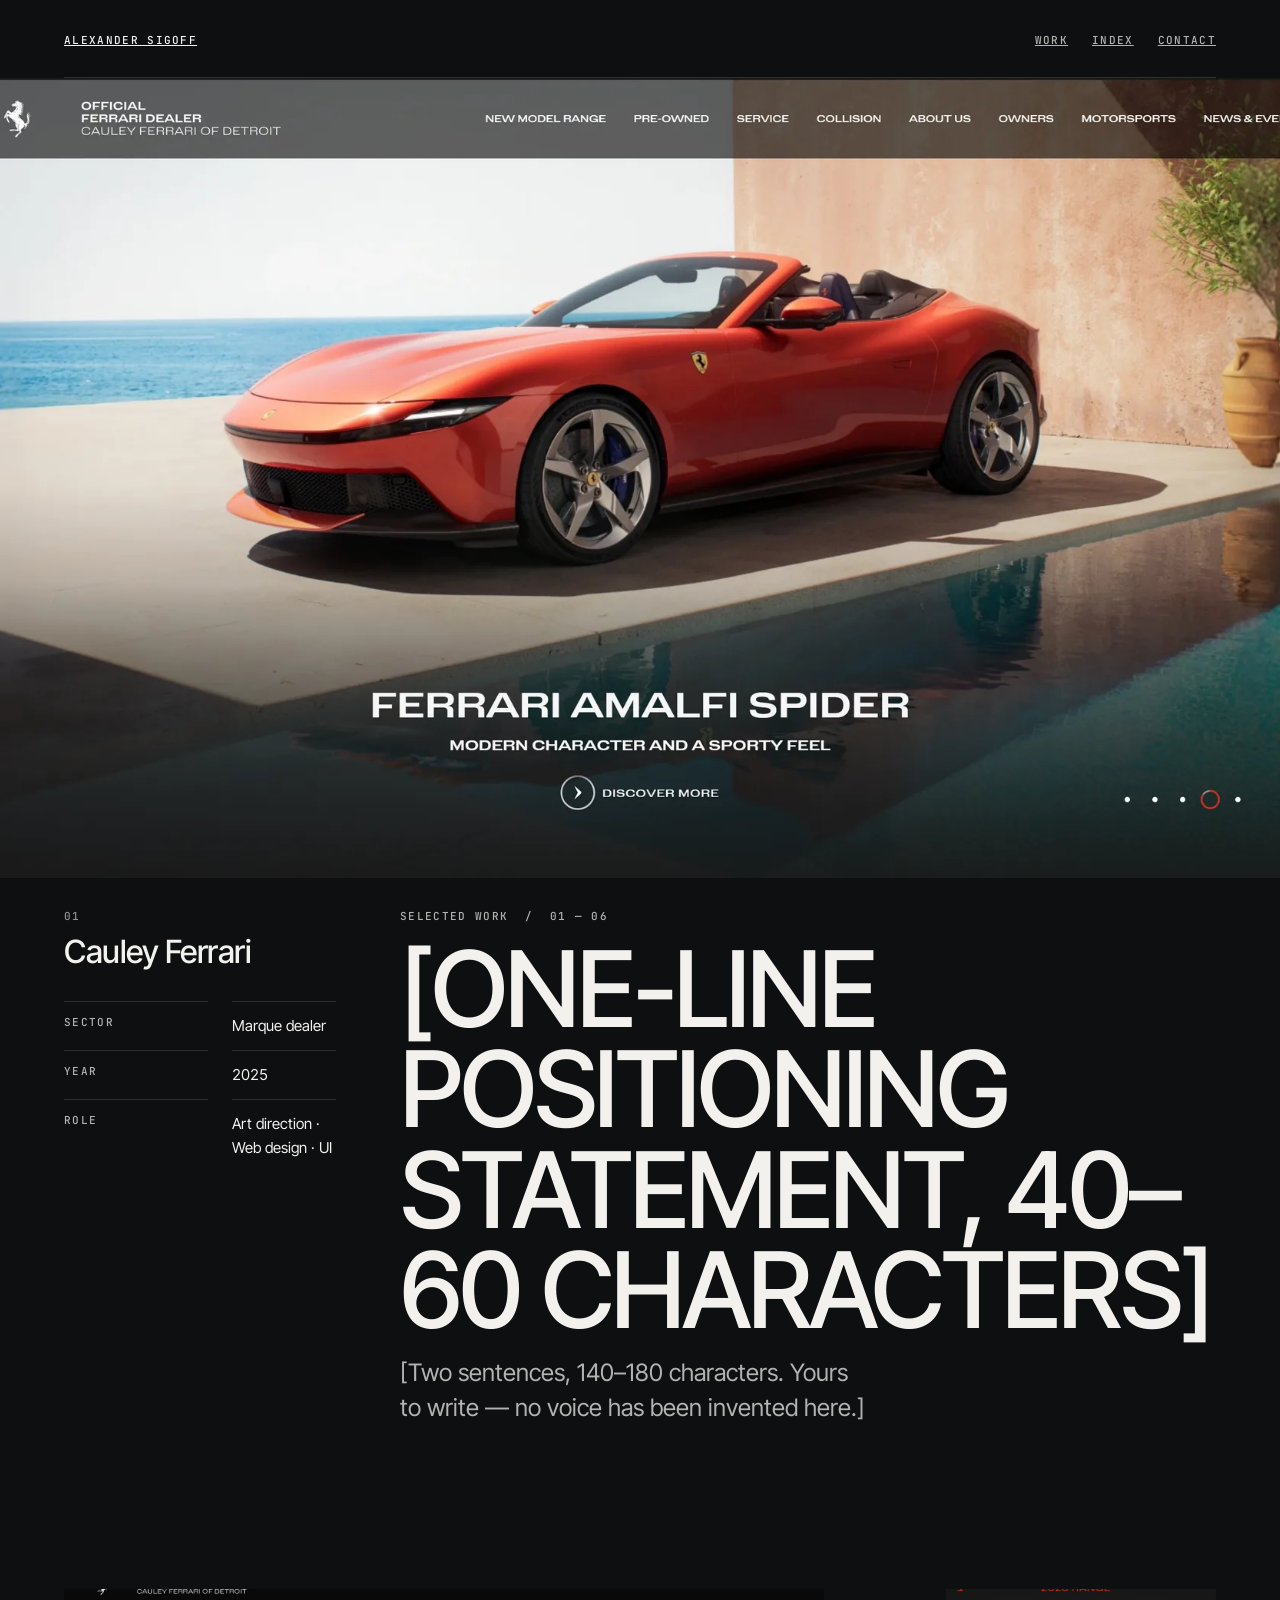
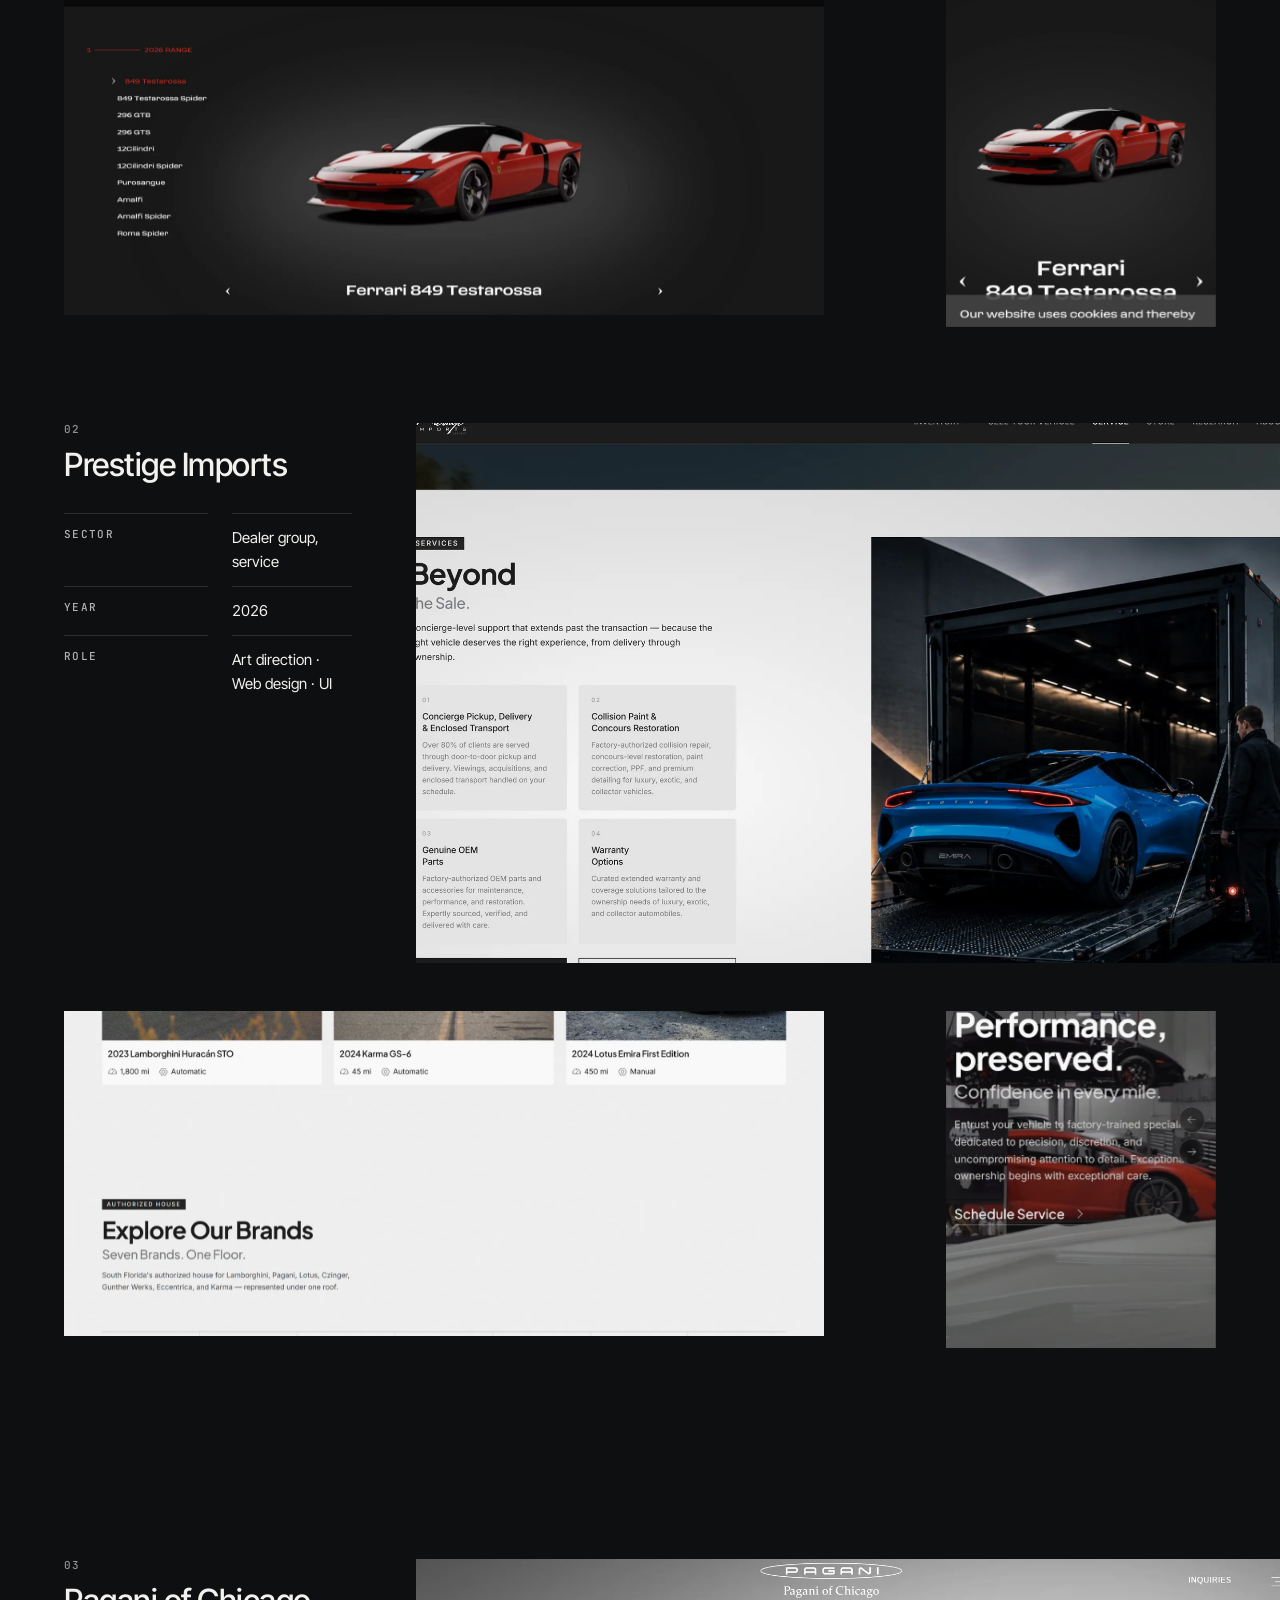
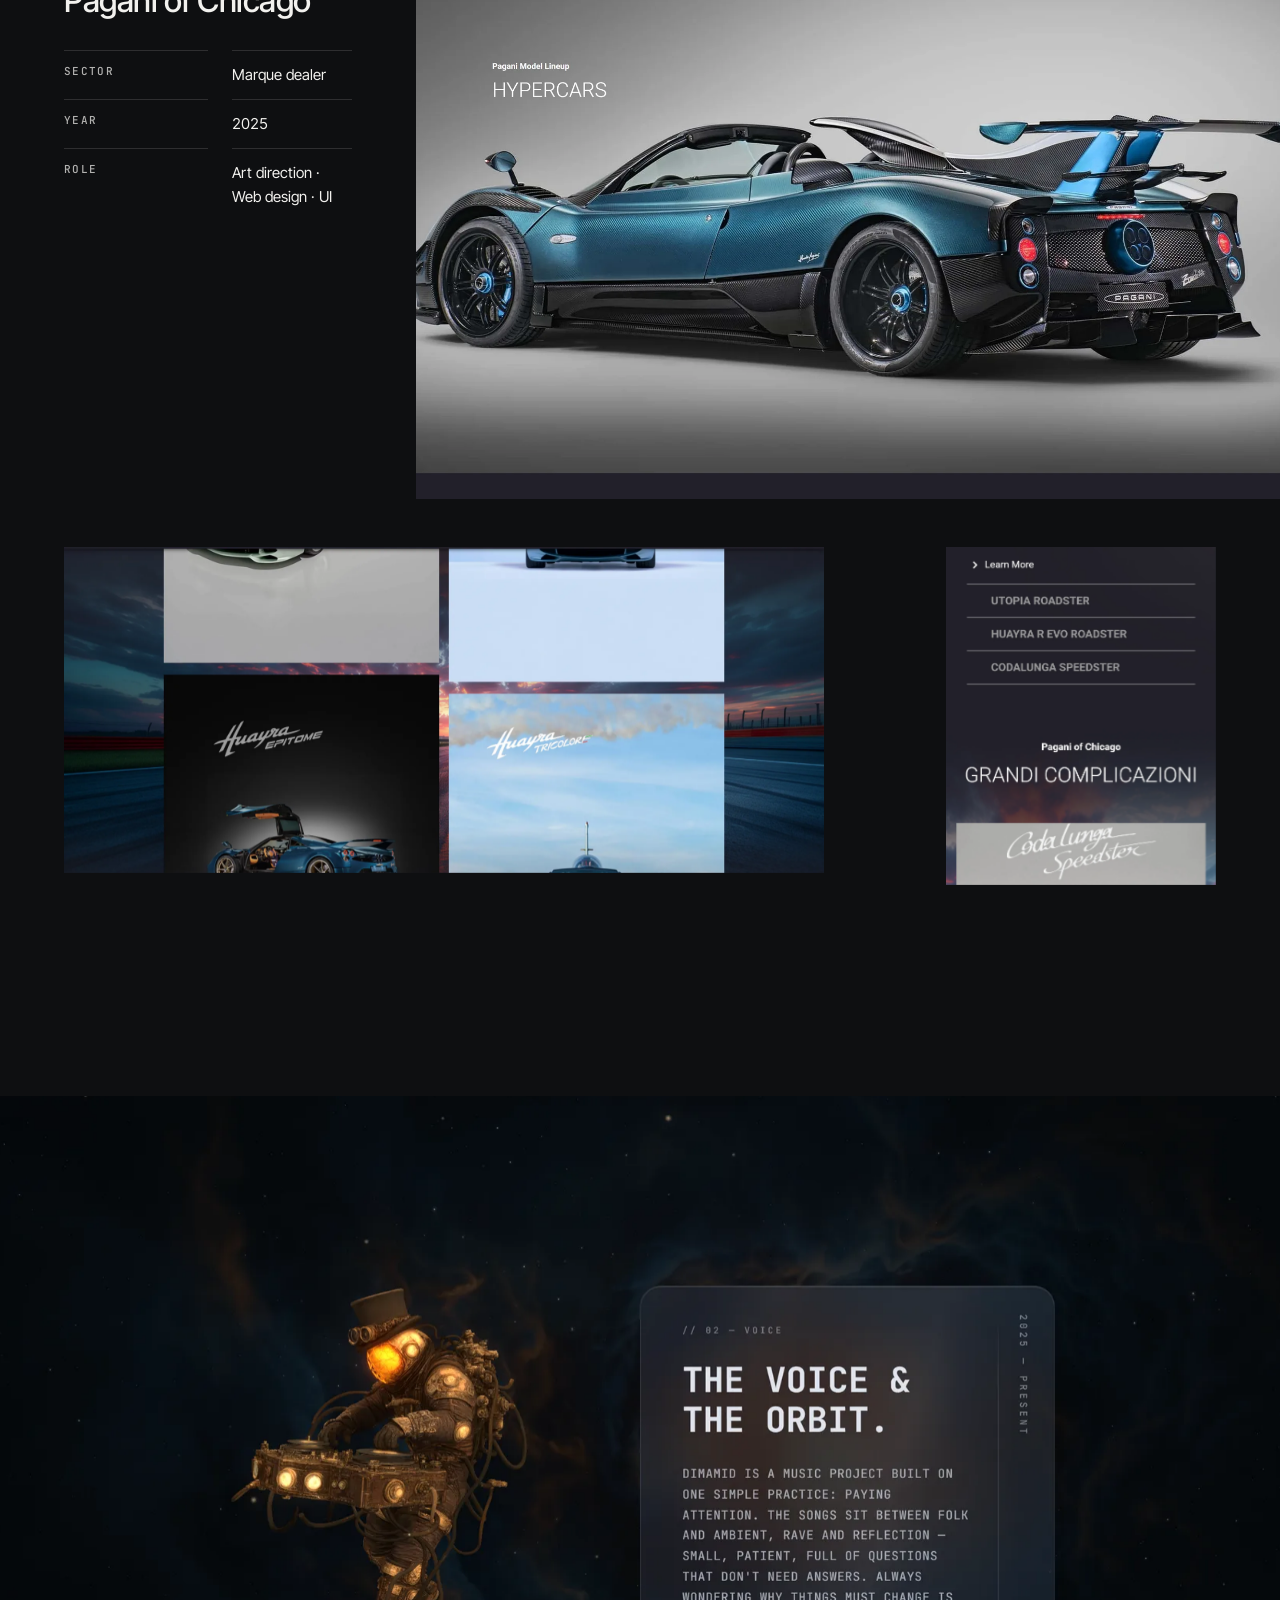
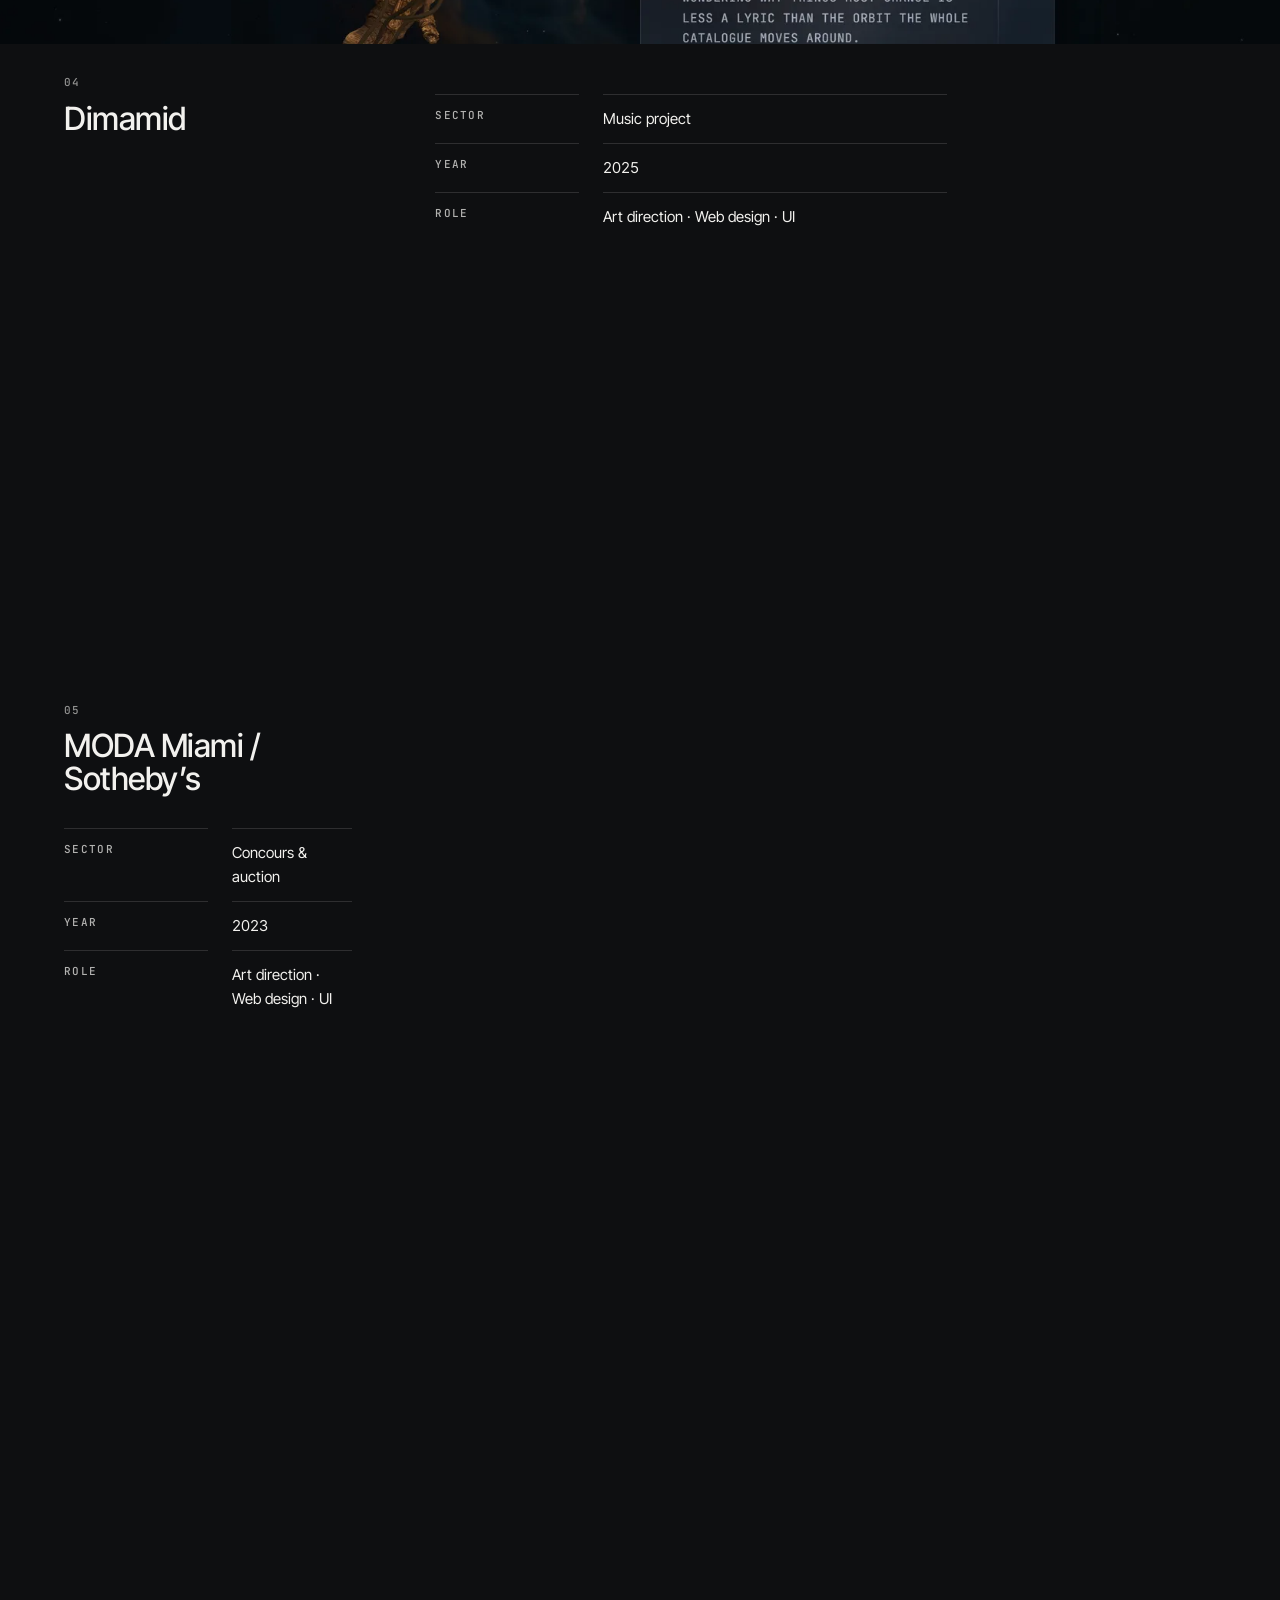
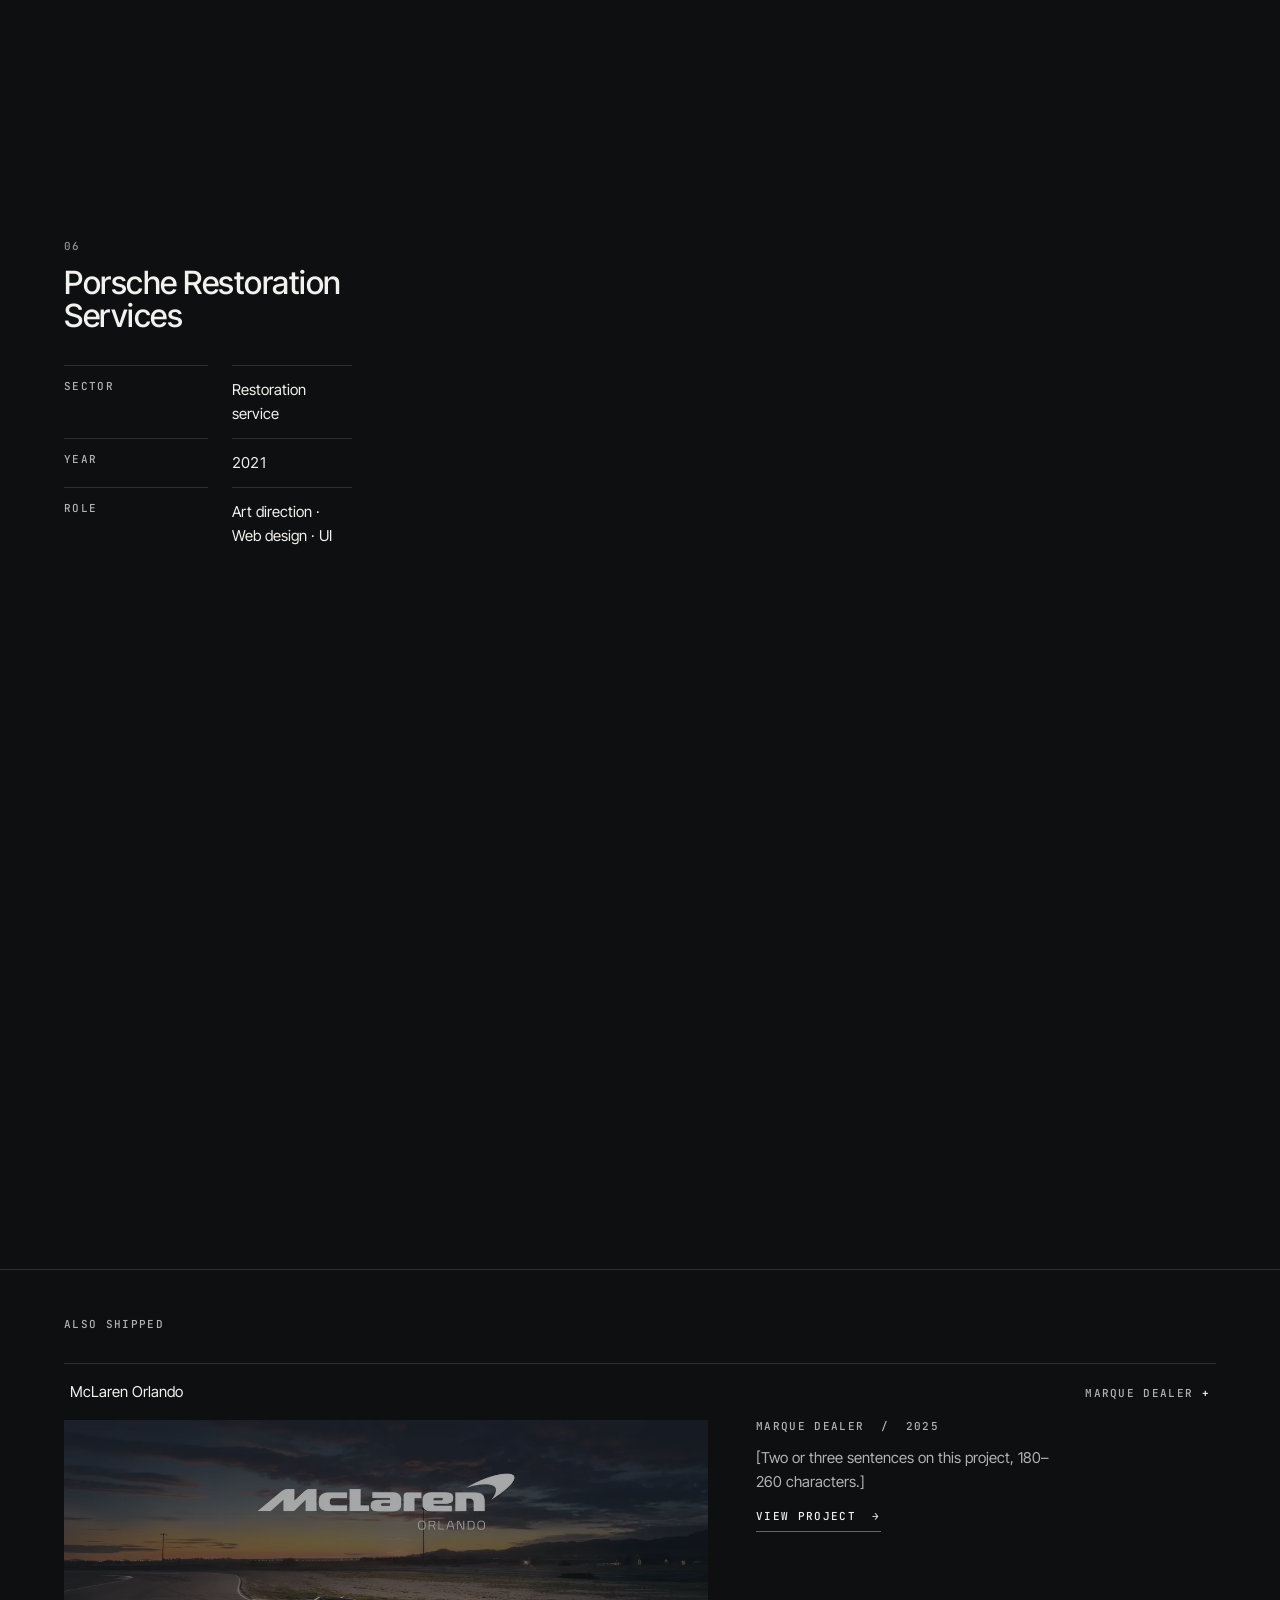
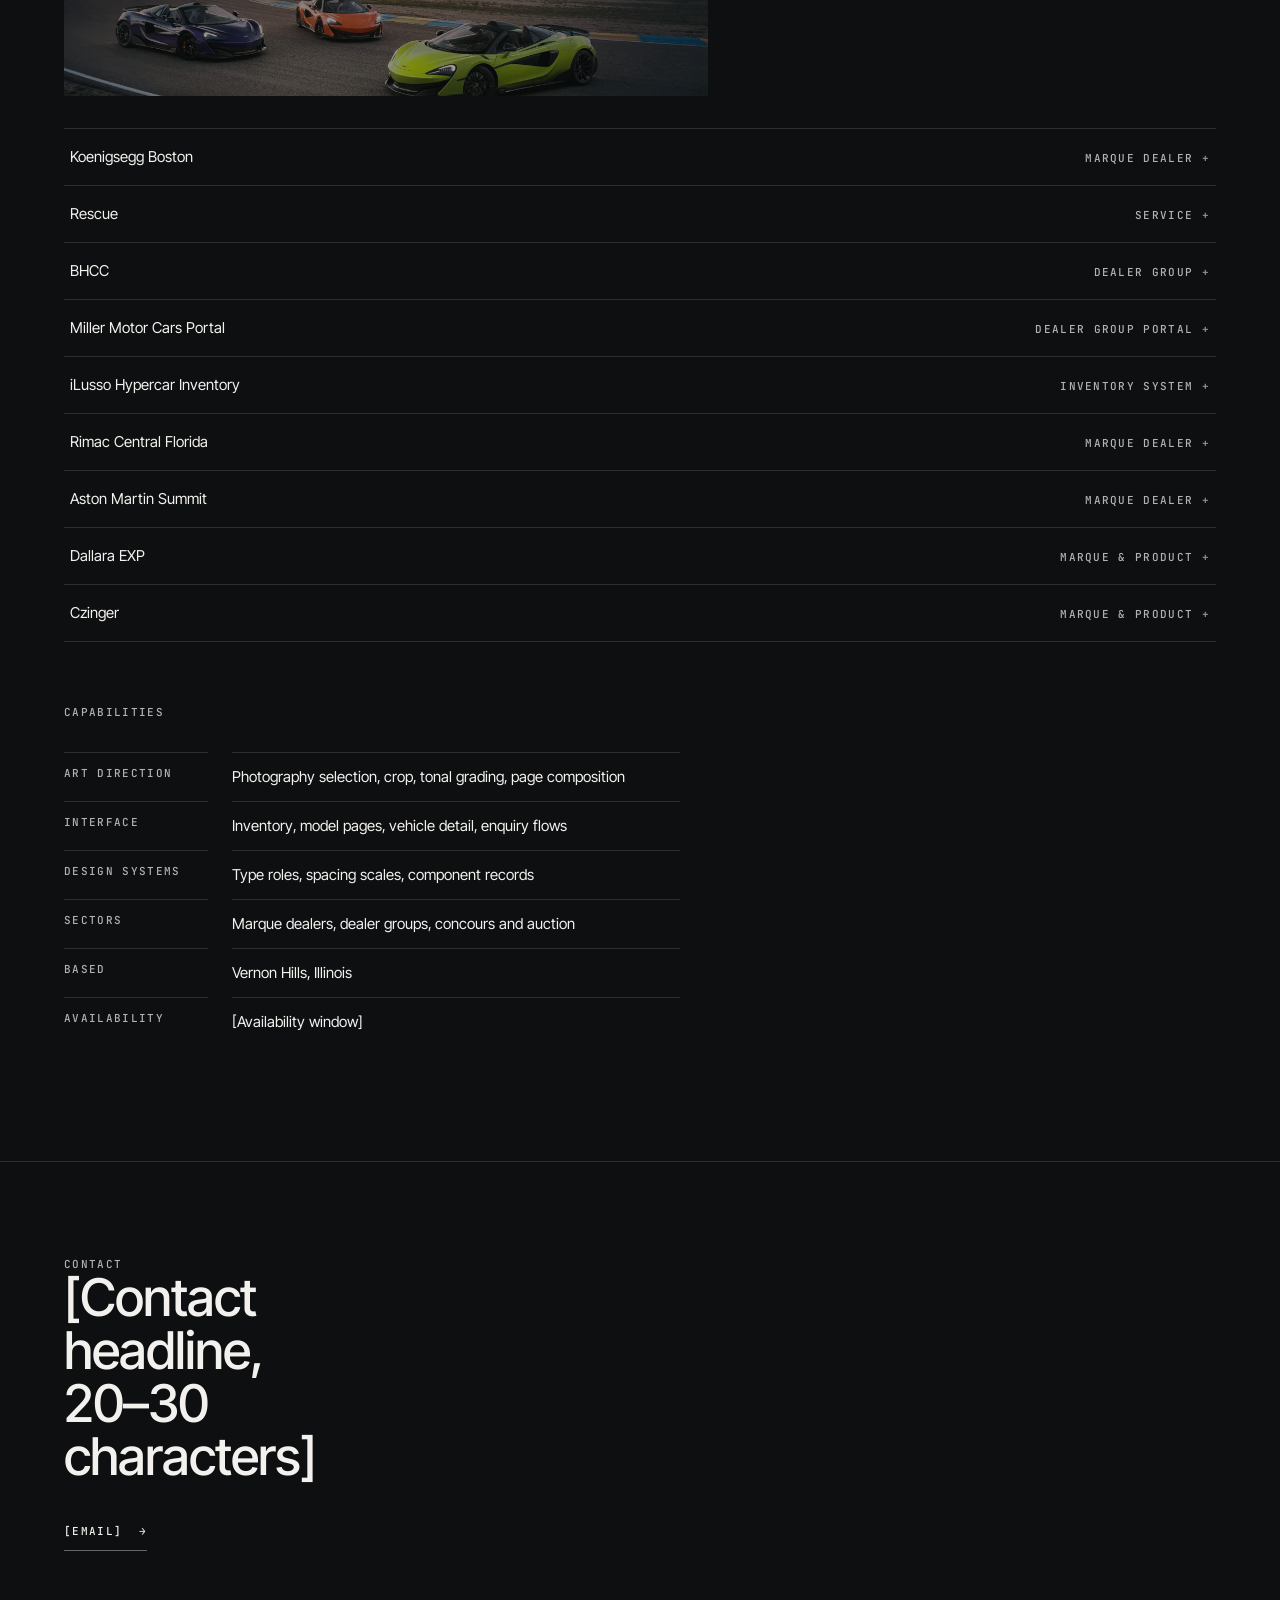
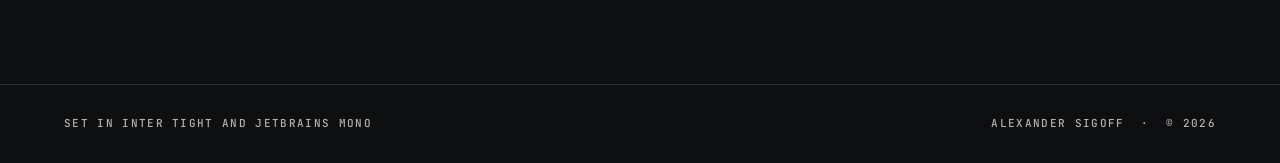
<file: index.html>
<!doctype html>
<html lang="en">
<head>
<meta charset="utf-8" />
<meta name="viewport" content="width=device-width, initial-scale=1" />
<title>Alexander Sigoff — Selected Work</title>
<meta name="description" content="Art direction and interface design for collector-car retail. Cauley Ferrari, Prestige Imports, Pagani of Chicago, MODA Miami for Sotheby's, Porsche Restoration." />

<link rel="preconnect" href="https://fonts.googleapis.com" />
<link rel="preconnect" href="https://fonts.gstatic.com" crossorigin />
<link href="https://fonts.googleapis.com/css2?family=Inter+Tight:wght@300;400;500;600&family=JetBrains+Mono:wght@400;500&display=swap" rel="stylesheet" />
<link rel="preload" as="image" href="assets/cases/case-01-frame.webp" fetchpriority="high" />

<style>
/* ===========================================================================
   TOKENS — the only source of space, type, colour, duration and ratio.
   Scales taken verbatim from design_dna/skills/*.
   ======================================================================== */
:root{
  /* space — 4px base, 11 steps (spacing-taste I2) */
  --space-1:.25rem; --space-2:.5rem;  --space-3:.75rem; --space-4:1rem;
  --space-5:1.5rem; --space-6:2rem;   --space-7:3rem;   --space-8:4rem;
  --space-9:6rem;   --space-10:8rem;  --space-11:12rem;

  /* type — fluid, correct at every width (typography-taste I3) */
  --text-xs:.6875rem;
  --text-sm:clamp(.8125rem,.8vw + .7rem,.9375rem);
  --text-body:clamp(1rem,.35vw + .95rem,1.125rem);
  --text-lead:clamp(1.125rem,.9vw + 1rem,1.5rem);
  --text-h3:clamp(1.5rem,1.6vw + 1.1rem,2rem);
  --text-h2:clamp(2rem,3vw + 1.2rem,3.25rem);
  --text-display:clamp(2.75rem,7vw + 1rem,7rem);

  /* colour — ground, ink, rules. NO chromatic accent: every colour event on
     this page belongs to the work. The ground is a gallery wall. */
  --bg:#0e0f11;
  --bg-raised:#16181b;
  --ink:#f2f1ee;
  --ink-70:rgba(242,241,238,.72);
  --ink-58:rgba(242,241,238,.58);
  --rule:rgba(242,241,238,.14);
  --rule-strong:rgba(242,241,238,.38);

  /* duration + easing — motion-taste I3. No raw values anywhere. */
  --dur-1:.15s; --dur-2:.25s; --dur-3:.4s; --dur-4:1.2s;
  --ease-out:cubic-bezier(.22,1,.36,1);
  --ease-in:cubic-bezier(.55,0,1,.45);

  /* MOTION TIERS. The loud entrance is reserved for chapter-opening imagery;
     supporting frames get a quieter one; text arrives from the side, stepped
     child by child. Exceeds the dialect's 8px travel budget (motion-taste D1)
     on Alex's direction for a raised register — tokenised so the whole page
     retunes from four numbers.
       tier 1  chapter frame     64px rise, 10px blur
       tier 2  supporting frame  20px rise,  5px blur
       tier 3  text block        24px from the side, 6px blur, per child */
  --rise-far:4rem;       /* 64px — tier 1 only */
  --rise-blur:10px;
  --rise-near:1.25rem;   /* 20px — tier 2 */
  --rise-near-blur:5px;
  --slide-side:1.5rem;   /* 24px — tier 3 */
  --slide-blur:6px;
  --rise-step:170ms;     /* gap between neighbours — long enough to READ as
                            one-after-another rather than as a pair */

  /* ratio tokens — every crop lands on one of these, and the derivation script
     reads the SAME set, so a frame can never be re-cropped on output */
  --ar-frame:16/10; --ar-portrait:4/5; --ar-band:21/9; --ar-mobile:9/19.5;

  /* the paspartout — constant mat around every framed case */
  --mat:clamp(1.5rem,5vw,7rem);
  --mat-deep:clamp(2.5rem,9vw,12rem);
}

*,*::before,*::after{box-sizing:border-box}
html{-webkit-text-size-adjust:100%}
html,body{overflow-x:clip}                       /* anti-patterns U6 safety net */
body{
  margin:0;background:var(--bg);color:var(--ink);
  font-family:"Inter Tight",system-ui,sans-serif;
  font-size:var(--text-body);line-height:1.6;font-weight:400;
  -webkit-font-smoothing:antialiased;
}
img{display:block;max-width:100%;height:auto}

/* -- type roles: TWO families. The expressive role belongs to the work. ------
   No didone: this audience's own sector is saturated with cosmetic luxury
   serif, and authority here comes from scale and space — the lesson recorded
   in vault/thegentlewoman-co-uk. */
.display{font-weight:500;line-height:.95;letter-spacing:-.028em;text-wrap:balance}
.h2{font-size:var(--text-h2);font-weight:500;line-height:1.02;letter-spacing:-.02em;text-wrap:balance}
.lead{font-size:var(--text-lead);line-height:1.45;text-wrap:balance}
p{text-wrap:pretty}
.label{
  font-family:"JetBrains Mono",ui-monospace,monospace;
  font-size:var(--text-xs);text-transform:uppercase;
  letter-spacing:.12em;font-weight:500;line-height:1.2;color:var(--ink-70);
}
.num{font-variant-numeric:tabular-nums}
.measure{max-width:66ch}

/* -- spatial hierarchy: every gap decided (spacing-taste I1) --------------- */
.stack>*+*{margin-block-start:var(--space-4)}
.stack>.label+*{margin-block-start:var(--space-3)}
.stack>.display+*,.stack>.h2+*{margin-block-start:var(--space-6)}
.stack>.lead+*{margin-block-start:var(--space-6)}

.gutter{padding-inline:var(--mat)}
.chapter{padding-block:var(--space-9) var(--mat-deep)}   /* bottom-heavy */
.chapter-tight{padding-block:var(--space-7) var(--space-8)}

/* -- focus: survives ANY background, including the light chapter ----------- */
:where(a,button,[tabindex]):focus-visible{
  outline:2px solid var(--ink);
  outline-offset:2px;
  box-shadow:0 0 0 5px var(--bg);      /* dark halo -> ratio holds over imagery */
  border-radius:1px;
}

/* ===========================================================================
   THE FRAME — three planes per case: mat (ground) / frame (subject) / rail
   (interface). Depth cues stay truthful: the rail never claims to float
   (anti-patterns U9). No glassmorphism, no decorative shadow.
   ======================================================================== */
.frame{position:relative;overflow:hidden;background:var(--bg-raised);isolation:isolate}
.frame>img{width:100%;height:100%;object-fit:cover;will-change:transform}

/* PRIMARY EVENT: every image rises from below and resolves out of blur.
   One image at a time — neighbours in the same chapter are stepped apart by
   --rise-step so nothing ever enters in pairs.
   Transform + opacity + filter: none of these force layout (motion-taste I4).
   The hidden state is added BY SCRIPT, so no-JS and reduced-motion never trap
   an image at opacity 0. */
.frame{
  transition:opacity var(--dur-4) var(--ease-out),
             transform var(--dur-4) var(--ease-out),
             filter var(--dur-4) var(--ease-out);
}
/* tier 1 — chapter-opening imagery only */
.frame.armed{
  opacity:0;
  transform:translate3d(0,var(--rise-far),0);
  filter:blur(var(--rise-blur));
  will-change:transform,opacity,filter;
}
/* tier 2 — supporting frames: bands, portraits, the mobile shot. Quieter, so
   the chapter opening stays the loudest thing in its own chapter. */
.frame.tier2.armed{
  transform:translate3d(0,var(--rise-near),0);
  filter:blur(var(--rise-near-blur));
}
/* `armed` is never removed, so the resolved state must out-specify BOTH armed
   rules. .frame.tier2.armed is (0,3,0); a two-class .frame.revealed loses to it
   and the supporting frames stay blurred forever. */
.frame.revealed,
.frame.armed.revealed,
.frame.tier2.armed.revealed{opacity:1;transform:none;filter:blur(0);will-change:auto}

/* tier 3 — text blocks arrive from the side, out of blur, one child at a time.
   The block never moves as a whole: each line is its own event. */
/* .motion is set on <html> by script ONLY when motion is allowed, so a JS
   failure or reduced-motion never traps text at opacity 0 (motion-taste I1). */
.motion [data-step]>*{opacity:0;
  transform:translate3d(calc(var(--slide-side) * -1),0,0);
  filter:blur(var(--slide-blur));
  transition:opacity var(--dur-3) var(--ease-out),
             transform var(--dur-3) var(--ease-out),
             filter var(--dur-3) var(--ease-out);
}
[data-step].in>*{opacity:1;transform:none;filter:blur(0)}
[data-step].in>*:nth-child(1){transition-delay:0ms}
[data-step].in>*:nth-child(2){transition-delay:90ms}
[data-step].in>*:nth-child(3){transition-delay:180ms}
[data-step].in>*:nth-child(4){transition-delay:270ms}
[data-step].in>*:nth-child(5){transition-delay:360ms}
[data-step].in>*:nth-child(6){transition-delay:450ms}
[data-step].in>*:nth-child(7){transition-delay:540ms}
[data-step].in>*:nth-child(8){transition-delay:630ms}

.ar-frame{aspect-ratio:var(--ar-frame)}
.ar-portrait{aspect-ratio:var(--ar-portrait)}
.ar-band{aspect-ratio:var(--ar-band)}
.ar-mobile{aspect-ratio:var(--ar-mobile)}

/* -- the rail: the only furniture. Same place on every case, so the eye
     learns to ignore it and compare the work. ------------------------------ */
.rail{display:flex;flex-direction:column;gap:var(--space-4)}
.idx{color:var(--ink-58)}
.case-link{text-decoration:none;color:inherit;display:block}
.case-link .title{font-size:var(--text-h3);font-weight:500;line-height:1.05;letter-spacing:-.015em}
.case-link .title,
.case-link .idx{transition:transform var(--dur-2) var(--ease-out),color var(--dur-2) var(--ease-out)}
.case-link:hover .title,
.case-link:focus-visible .title{transform:translateX(4px)}   /* interaction tier: quietest */
.case-link:hover .idx,
.case-link:focus-visible .idx{color:var(--ink)}

/* -- spec plate: facts as a record, hairlines not boxes (typography D4) ---- */
.plate{display:grid;grid-template-columns:minmax(6rem,9rem) 1fr;column-gap:var(--space-5);row-gap:0}
.plate dt{
  padding-block:var(--space-3);border-block-start:1px solid var(--rule);
  font-family:"JetBrains Mono",ui-monospace,monospace;font-size:var(--text-xs);
  text-transform:uppercase;letter-spacing:.12em;font-weight:500;color:var(--ink-70);
}
.plate dd{
  margin:0;padding-block:var(--space-3);border-block-start:1px solid var(--rule);
  font-size:var(--text-sm);font-variant-numeric:tabular-nums;
}
@media (max-width:40rem){
  .plate{grid-template-columns:1fr}
  .plate dt{padding-block-end:0}
  .plate dd{border-block-start:0;padding-block-start:var(--space-1)}
}

/* -- the index: the six chapters are the argument, this is the evidence that
     there is more. An accordion — closed it is a record, hovered it shows the
     work. Subordinate by construction: hairlines, mono, no boxes. */
.index-item{border-block-start:1px solid var(--rule);transition:border-color var(--dur-2) var(--ease-out)}
.index-item:last-of-type{border-block-end:1px solid var(--rule)}
.index-item:hover,.index-item:focus-within{border-color:var(--rule-strong)}
.index-row{
  display:grid;grid-template-columns:1fr auto;gap:var(--space-4);
  align-items:baseline;padding-block:var(--space-4);
  text-decoration:none;color:inherit;
}
.index-row .name{font-size:var(--text-sm);display:inline-block;
  transition:transform var(--dur-2) var(--ease-out)}
.index-item:hover .name,.index-item:focus-within .name{transform:translateX(4px)}

/* Disclosure is by CLICK, and exactly one panel is open at a time, so the
   section keeps a constant height and never jumps under the pointer.
   DEFAULT IS OPEN: the script collapses all but the first on load, so with no
   JavaScript every preview and description is simply present (U7 parity). */
.index-reveal{display:grid;grid-template-rows:1fr;
  transition:grid-template-rows var(--dur-3) var(--ease-out)}
.index-item[data-collapsed] .index-reveal{grid-template-rows:0fr}
.index-inner{overflow:hidden;min-height:0}

/* the row is a real button: it controls disclosure, so it must announce state */
button.index-row{
  width:100%;appearance:none;background:none;border:0;font:inherit;color:inherit;
  text-align:left;cursor:pointer;
}
.index-row .mark{
  color:var(--ink-58);font-family:"JetBrains Mono",ui-monospace,monospace;
  transition:transform var(--dur-2) var(--ease-out),color var(--dur-2) var(--ease-out);
}
.index-item:not([data-collapsed]) .mark{transform:rotate(45deg);color:var(--ink)}
.index-link{
  display:inline-block;margin-block-start:var(--space-4);
  text-decoration:none;color:var(--ink);
  border-block-end:1px solid var(--rule-strong);padding-block-end:var(--space-2);
  transition:border-color var(--dur-2) var(--ease-out);
}
.index-link:hover{border-color:var(--ink)}

/* the panel: preview left, description right — the right field was empty air
   doing no work, and a paragraph is content rather than filler (spacing I3) */
.index-body{display:grid;grid-template-columns:1fr;gap:var(--space-5);
            padding-block:0 var(--space-6)}
.index-thumb{margin:0;background:var(--bg-raised);overflow:hidden}
.index-thumb img{width:100%;height:100%;object-fit:cover;
  opacity:.62;transition:opacity var(--dur-3) var(--ease-out)}
.index-item:hover .index-thumb img,
.index-item:focus-within .index-thumb img,
.index-item[data-open] .index-thumb img{opacity:1}
.index-note{margin:0;color:var(--ink-70);font-size:var(--text-sm);max-width:44ch}
.index-note + .index-note{margin-block-start:var(--space-3)}

@media (min-width:64rem){ .index-body{grid-template-columns:7fr 5fr;gap:var(--space-7)} }

@media (max-width:63.99rem){
  /* no hover on touch: every preview is simply present (U7 content parity) */
  .index-reveal{grid-template-rows:1fr}
  .index-thumb img{opacity:1}
}

.action{
  display:inline-block;text-decoration:none;color:var(--ink);
  padding-block-end:var(--space-3);border-block-end:1px solid var(--rule-strong);
  transition:border-color var(--dur-2) var(--ease-out);
}
.action:hover{border-color:var(--ink)}

/* -- supporting motion: subordinate to the curtain, never louder ----------- */
[data-rise]{opacity:0;transform:translateY(8px);
  transition:opacity var(--dur-3) var(--ease-out),transform var(--dur-3) var(--ease-out)}
[data-rise].in{opacity:1;transform:none}

/* ===========================================================================
   REDUCED MOTION — a composed static scene, not a gutted page.
   Hidden states are applied BY SCRIPT only when motion is allowed, so this
   media query and a JS failure both leave the page complete.
   ======================================================================== */
@media (prefers-reduced-motion:reduce){
  html{scroll-behavior:auto}
  *,*::before,*::after{
    animation-duration:.001ms!important;animation-iteration-count:1!important;
    transition-duration:.001ms!important;
  }
  .frame,.frame.armed{opacity:1!important;transform:none!important;filter:none!important}
  [data-rise]{opacity:1!important;transform:none!important}
  [data-step]>*{opacity:1!important;transform:none!important;filter:none!important;
                transition-delay:0ms!important}
  /* The accordion keeps WORKING under reduced motion; only the height
     transition is removed. Forcing it open here (an earlier hover-era rule)
     overrode [data-collapsed] and disabled the control entirely. */
  .index-reveal{transition:none!important}
}

/* -- layout: the mat system ----------------------------------------------- */
.case-grid{display:grid;grid-template-columns:1fr;gap:var(--space-6);padding-inline:var(--mat)}
.case-details{display:grid;grid-template-columns:repeat(12,1fr);gap:var(--space-5);
              padding-inline:var(--mat);margin-block-start:var(--space-6)}
.case-details>.ar-band{grid-column:1 / -1}
.detail-portrait{grid-column:1 / -1}
.disrupt-rail{display:grid;grid-template-columns:1fr;gap:var(--space-6)}

@media (min-width:64rem){
  /* rail 3/12, frame bleeds to the RIGHT viewport edge — commit, not inset */
  .case-grid{grid-template-columns:minmax(14rem,3fr) 9fr;gap:var(--space-8);
             padding-inline:var(--mat) 0;align-items:start}
  .case-rail{position:sticky;top:var(--space-9)}
  .case-details{margin-block-start:var(--space-7)}
  /* scale contrast: the band spans 8/12, the portrait is small and offset, so
     the two masses read as roughly 1:0.34 rather than as two equal columns */
  .case-details>.ar-band{grid-column:1 / span 8}
  .detail-portrait{grid-column:10 / span 3;align-self:end}
  /* the disruption: mat collapses, rail runs horizontally under the frame */
  .disrupt-rail{grid-template-columns:minmax(14rem,3fr) 5fr minmax(9rem,2fr);
                gap:var(--space-8);align-items:start}
  .disrupt-mobile{justify-self:end;width:100%;max-width:var(--space-11)}
  .two-col{display:grid;grid-template-columns:7fr 5fr;gap:var(--space-9)}
}
@media (max-width:63.99rem){
  /* responsive recomposition (C12): dominance moves from horizontal isolation
     to scale. The frame goes to a portrait crop rather than shrinking the
     landscape, and NO case is dropped (U7 content parity). */
  .case-frame{aspect-ratio:var(--ar-portrait)}
  .case-details>.ar-band{aspect-ratio:var(--ar-frame)}
}
</style>
</head>

<body>

<a href="#work" class="label" style="position:absolute;left:-9999px;top:var(--space-4)"
   onfocus="this.style.left='var(--mat)'" onblur="this.style.left='-9999px'">Skip to work</a>

<!-- == MASTHEAD ========================================================== -->
<header class="gutter">
  <div style="display:flex;align-items:baseline;justify-content:space-between;gap:var(--space-5);
              padding-block:var(--space-5);border-bottom:1px solid var(--rule)">
    <a href="#top" class="label" style="color:var(--ink)">Alexander Sigoff</a>
    <nav aria-label="Sections">
      <ul style="display:flex;gap:var(--space-5);list-style:none;margin:0;padding:0">
        <li><a class="label" href="#work">Work</a></li>
        <li><a class="label" href="#index">Index</a></li>
        <li><a class="label" href="#contact">Contact</a></li>
      </ul>
    </nav>
  </div>
</header>

<main id="top">

<!-- == CHAPTER 01 — OVERTURE ==============================================
     Full bleed, no mat. This establishes the subject BEFORE the mat system
     starts, so it is not a rhythm departure — it is the establishing shot.
     ==================================================================== -->
<section id="work" aria-labelledby="c01-h">
  <figure class="frame" style="aspect-ratio:var(--ar-frame);min-height:78svh;margin:0">
    <img src="assets/cases/case-01-frame.webp" width="1800" height="1125" data-parallax
         fetchpriority="high" alt="Cauley Ferrari — the home page hero." />
  </figure>

  <div class="gutter" style="padding-block:var(--space-6) var(--mat-deep)">
    <div class="case-grid" style="padding-inline:0">
      <div class="case-rail" style="position:static">
        <a class="case-link" href="https://www.cauleyferrari.com/" rel="noopener" data-rise>
          <span class="label idx num" style="display:block">01</span>
          <span class="title" id="c01-h" style="display:block;margin-block-start:var(--space-3)">Cauley Ferrari</span>
        </a>
        <dl class="plate" style="margin-block-start:var(--space-6)" data-step>
          <dt>Sector</dt> <dd>Marque dealer</dd>
          <dt>Year</dt>   <dd class="num">2025</dd>
          <dt>Role</dt>   <dd>Art direction &middot; Web design &middot; UI</dd>
        </dl>
      </div>
      <div class="rail" data-step>
        <p class="label" style="margin:0">Selected work &nbsp;/&nbsp; <span class="num">01 &mdash; 06</span></p>
        <p class="display" style="margin:0;max-width:18ch;font-size:var(--text-display)">
          [ONE-LINE POSITIONING STATEMENT, 40&ndash;60 CHARACTERS]
        </p>
        <p class="lead measure" style="margin:0;color:var(--ink-70)">
          [Two sentences, 140&ndash;180 characters. Yours to write &mdash; no voice
          has been invented here.]
        </p>
      </div>
    </div>
  </div>

  <!-- The overture keeps a detail row: this is the deepest product in the set
       and one frame would undersell it. It still reads as the establishing
       shot because the frame bleeds full width and the rail sits BELOW it
       rather than beside it — the mat system starts at chapter 02. -->
  <div class="case-details">
    <figure class="frame tier2 ar-band" style="margin:0">
      <img src="assets/cases/case-01-band.webp" width="1900" height="814" loading="lazy"
           alt="Cauley Ferrari — the model range page." />
    </figure>
    <figure class="frame tier2 ar-portrait detail-portrait" style="margin:0">
      <img src="assets/cases/case-01-portrait.webp" width="1170" height="1463" loading="lazy"
           alt="Cauley Ferrari on a phone." />
    </figure>
  </div>
</section>


<section class="chapter" aria-labelledby="c02-h">
  <div class="case-grid">
    <div class="case-rail">
      <a class="case-link" href="https://sigovs.github.io/prestige-website/index_6.html" rel="noopener" data-rise>
        <span class="label idx num" style="display:block">02</span>
        <span class="title" id="c02-h" style="display:block;margin-block-start:var(--space-3)">Prestige Imports</span>
      </a>
      <dl class="plate" style="margin-block-start:var(--space-6)" data-step>
        <dt>Sector</dt> <dd>Dealer group, service</dd>
        <dt>Year</dt>   <dd class="num">2026</dd>
        <dt>Role</dt>   <dd>Art direction &middot; Web design &middot; UI</dd>
      </dl>
    </div>
    <figure class="frame ar-frame case-frame" style="margin:0">
      <img src="assets/cases/case-02-frame.webp" width="1800" height="1125" loading="lazy" data-parallax
           alt="Prestige Imports — the services section." />
    </figure>
  </div>
  <div class="case-details">
    <figure class="frame tier2 ar-band" style="margin:0">
      <img src="assets/cases/case-02-band.webp" width="1900" height="814" loading="lazy"
           alt="Prestige Imports — inventory band." />
    </figure>
    <figure class="frame tier2 ar-portrait detail-portrait" style="margin:0">
      <img src="assets/cases/case-02-portrait.webp" width="1170" height="1463" loading="lazy"
           alt="Prestige Imports on a phone." />
    </figure>
  </div>
</section>


<section class="chapter" aria-labelledby="c03-h">
  <div class="case-grid">
    <div class="case-rail">
      <a class="case-link" href="https://www.paganiofchicago.com/" rel="noopener" data-rise>
        <span class="label idx num" style="display:block">03</span>
        <span class="title" id="c03-h" style="display:block;margin-block-start:var(--space-3)">Pagani of Chicago</span>
      </a>
      <dl class="plate" style="margin-block-start:var(--space-6)" data-step>
        <dt>Sector</dt> <dd>Marque dealer</dd>
        <dt>Year</dt>   <dd class="num">2025</dd>
        <dt>Role</dt>   <dd>Art direction &middot; Web design &middot; UI</dd>
      </dl>
    </div>
    <figure class="frame ar-frame case-frame" style="margin:0">
      <img src="assets/cases/case-03-frame.webp" width="1800" height="1125" loading="lazy" data-parallax
           alt="Pagani of Chicago — the Zonda model page." />
    </figure>
  </div>
  <div class="case-details">
    <figure class="frame tier2 ar-band" style="margin:0">
      <img src="assets/cases/case-03-band.webp" width="1900" height="814" loading="lazy"
           alt="Pagani of Chicago — home page band." />
    </figure>
    <figure class="frame tier2 ar-portrait detail-portrait" style="margin:0">
      <img src="assets/cases/case-03-portrait.webp" width="1170" height="1463" loading="lazy"
           alt="Pagani of Chicago on a phone." />
    </figure>
  </div>
</section>


<!-- == CHAPTER 04 — THE ONE DISRUPTION ====================================
     This chapter breaks GENRE, not merely tone: it is the only project that is
     not automotive at all. Three coordinated departures, so the break reads as
     one decision rather than three accidents (anti-patterns U8):
       1. the frame runs 21:9 instead of 16:10;
       2. the paspartout collapses — the frame bleeds the full width;
       3. the rail moves beneath the frame and runs horizontally.
     ==================================================================== -->
<section class="chapter" aria-labelledby="c04-h">
  <figure class="frame ar-band" style="margin:0">
    <img src="assets/cases/case-04-frame.webp" width="1800" height="771" loading="lazy" data-parallax
         alt="Dimamid — the authored world: a figure adrift in space at a console." />
  </figure>

  <div class="gutter" style="padding-block-start:var(--space-6)">
    <div class="disrupt-rail">
      <a class="case-link" href="https://sigovs.github.io/dimamid/" rel="noopener" data-rise>
        <span class="label idx num" style="display:block">04</span>
        <span class="title" id="c04-h" style="display:block;margin-block-start:var(--space-3)">Dimamid</span>
      </a>
      <dl class="plate" data-step>
        <dt>Sector</dt> <dd>Music project</dd>
        <dt>Year</dt>   <dd class="num">2025</dd>
        <dt>Role</dt>   <dd>Art direction &middot; Web design &middot; UI</dd>
      </dl>
      <figure class="frame tier2 ar-mobile disrupt-mobile" style="margin:0">
        <img src="assets/cases/case-04-mobile.webp" width="900" height="1950" loading="lazy"
             alt="Dimamid on a phone." />
      </figure>
    </div>
  </div>
</section>


<section class="chapter" aria-labelledby="c05-h">
  <div class="case-grid">
    <div class="case-rail">
      <a class="case-link" href="https://www.behance.net/gallery/179848061/MODA-MIAMI-Sothebys" rel="noopener" data-rise>
        <span class="label idx num" style="display:block">05</span>
        <span class="title" id="c05-h" style="display:block;margin-block-start:var(--space-3)">MODA Miami / Sotheby&rsquo;s</span>
      </a>
      <dl class="plate" style="margin-block-start:var(--space-6)" data-step>
        <dt>Sector</dt> <dd>Concours &amp; auction</dd>
        <dt>Year</dt>   <dd class="num">2023</dd>
        <dt>Role</dt>   <dd>Art direction &middot; Web design &middot; UI</dd>
      </dl>
    </div>
    <figure class="frame ar-frame case-frame" style="margin:0">
      <img src="assets/cases/case-05-frame.webp" width="1800" height="1125" loading="lazy" data-parallax
           alt="MODA Miami for Sotheby&rsquo;s — a classic Ferrari under the Biltmore colonnade." />
    </figure>
  </div>
  <div class="case-details">
    <figure class="frame tier2 ar-band" style="margin:0">
      <img src="assets/cases/case-05-band.webp" width="1900" height="814" loading="lazy"
           alt="MODA Miami — event band." />
    </figure>
    <figure class="frame tier2 ar-portrait detail-portrait" style="margin:0">
      <img src="assets/cases/case-05-portrait.webp" width="1170" height="1463" loading="lazy"
           alt="MODA Miami — detail crop." />
    </figure>
  </div>
</section>


<section class="chapter" aria-labelledby="c06-h">
  <div class="case-grid">
    <div class="case-rail">
      <a class="case-link" href="https://www.behance.net/gallery/130127865/Porsche-Restoration-Services" rel="noopener" data-rise>
        <span class="label idx num" style="display:block">06</span>
        <span class="title" id="c06-h" style="display:block;margin-block-start:var(--space-3)">Porsche Restoration Services</span>
      </a>
      <dl class="plate" style="margin-block-start:var(--space-6)" data-step>
        <dt>Sector</dt> <dd>Restoration service</dd>
        <dt>Year</dt>   <dd class="num">2021</dd>
        <dt>Role</dt>   <dd>Art direction &middot; Web design &middot; UI</dd>
      </dl>
    </div>
    <figure class="frame ar-frame case-frame" style="margin:0">
      <img src="assets/cases/case-06-frame.webp" width="1800" height="1125" loading="lazy" data-parallax
           alt="Porsche Restoration Services — home page." />
    </figure>
  </div>
  <div class="case-details">
    <figure class="frame tier2 ar-band" style="margin:0">
      <img src="assets/cases/case-06-band.webp" width="1900" height="814" loading="lazy"
           alt="Porsche Restoration — services band." />
    </figure>
  </div>
</section>


<!-- == INDEX =============================================================
     The six chapters are the argument; this is the evidence that there is
     more, without turning the page into a grid. Subordinate by construction.
     ==================================================================== -->
<section id="index" class="gutter chapter-tight" style="border-top:1px solid var(--rule)">
  <h2 class="label" style="margin:0 0 var(--space-6)">Also shipped</h2>
  <div class="index-list">
      <div class="index-item">
        <button class="index-row" type="button" aria-expanded="true" aria-controls="idx-mclaren">
          <span class="name">McLaren Orlando</span>
          <span class="label">Marque dealer <span class="mark" aria-hidden="true">&#43;</span></span>
        </button>
        <div class="index-reveal" id="idx-mclaren"><div class="index-inner">
          <div class="index-body">
            <figure class="index-thumb ar-band" style="margin:0"><img src="assets/index/mclaren.webp"
              width="1200" height="514" loading="lazy" alt="McLaren Orlando — page detail." /></figure>
            <div>
              <p class="label" style="margin:0 0 var(--space-3)">Marque dealer &nbsp;/&nbsp; <span class="num">2025</span></p>
              <p class="index-note">[Two or three sentences on this project, 180&ndash;260 characters.]</p>
              <a class="index-link label" href="https://www.behance.net/gallery/217724607/McLaren-Orlando" rel="noopener">View project &nbsp;&rarr;</a>
            </div>
          </div>
        </div></div>
      </div>

      <div class="index-item">
        <button class="index-row" type="button" aria-expanded="true" aria-controls="idx-koenigsegg">
          <span class="name">Koenigsegg Boston</span>
          <span class="label">Marque dealer <span class="mark" aria-hidden="true">&#43;</span></span>
        </button>
        <div class="index-reveal" id="idx-koenigsegg"><div class="index-inner">
          <div class="index-body">
            <figure class="index-thumb ar-band" style="margin:0"><img src="assets/index/koenigsegg.webp"
              width="1200" height="514" loading="lazy" alt="Koenigsegg Boston — page detail." /></figure>
            <div>
              <p class="label" style="margin:0 0 var(--space-3)">Marque dealer &nbsp;/&nbsp; <span class="num">2022</span></p>
              <p class="index-note">[Two or three sentences on this project, 180&ndash;260 characters.]</p>
              <a class="index-link label" href="https://www.behance.net/gallery/151306223/Koenigsegg-Boston" rel="noopener">View project &nbsp;&rarr;</a>
            </div>
          </div>
        </div></div>
      </div>

      <div class="index-item">
        <button class="index-row" type="button" aria-expanded="true" aria-controls="idx-rescue">
          <span class="name">Rescue</span>
          <span class="label">Service <span class="mark" aria-hidden="true">&#43;</span></span>
        </button>
        <div class="index-reveal" id="idx-rescue"><div class="index-inner">
          <div class="index-body">
            <figure class="index-thumb ar-band" style="margin:0"><img src="assets/index/rescue.webp"
              width="1200" height="514" loading="lazy" alt="Rescue — page detail." /></figure>
            <div>
              <p class="label" style="margin:0 0 var(--space-3)">Service &nbsp;/&nbsp; <span class="num">2026</span></p>
              <p class="index-note">[Two or three sentences on this project, 180&ndash;260 characters.]</p>
              <a class="index-link label" href="https://sigovs.github.io/rescue/index.html" rel="noopener">View project &nbsp;&rarr;</a>
            </div>
          </div>
        </div></div>
      </div>

      <div class="index-item">
        <button class="index-row" type="button" aria-expanded="true" aria-controls="idx-bhcc">
          <span class="name">BHCC</span>
          <span class="label">Dealer group <span class="mark" aria-hidden="true">&#43;</span></span>
        </button>
        <div class="index-reveal" id="idx-bhcc"><div class="index-inner">
          <div class="index-body">
            <figure class="index-thumb ar-band" style="margin:0"><img src="assets/index/bhcc.webp"
              width="1200" height="514" loading="lazy" alt="BHCC — page detail." /></figure>
            <div>
              <p class="label" style="margin:0 0 var(--space-3)">Dealer group &nbsp;/&nbsp; <span class="num">2026</span></p>
              <p class="index-note">[Two or three sentences on this project, 180&ndash;260 characters.]</p>
              <a class="index-link label" href="https://sigovs.github.io/BHCC/index.html" rel="noopener">View project &nbsp;&rarr;</a>
            </div>
          </div>
        </div></div>
      </div>

      <div class="index-item">
        <button class="index-row" type="button" aria-expanded="true" aria-controls="idx-miller">
          <span class="name">Miller Motor Cars Portal</span>
          <span class="label">Dealer group portal <span class="mark" aria-hidden="true">&#43;</span></span>
        </button>
        <div class="index-reveal" id="idx-miller"><div class="index-inner">
          <div class="index-body">
            <figure class="index-thumb ar-band" style="margin:0"><img src="assets/index/miller.webp"
              width="1200" height="514" loading="lazy" alt="Miller Motor Cars Portal — page detail." /></figure>
            <div>
              <p class="label" style="margin:0 0 var(--space-3)">Dealer group portal &nbsp;/&nbsp; <span class="num">2025</span></p>
              <p class="index-note">[Two or three sentences on this project, 180&ndash;260 characters.]</p>
              <a class="index-link label" href="https://www.behance.net/gallery/218140327/Miller-Motor-Cars-Portal" rel="noopener">View project &nbsp;&rarr;</a>
            </div>
          </div>
        </div></div>
      </div>

      <div class="index-item">
        <button class="index-row" type="button" aria-expanded="true" aria-controls="idx-ilusso">
          <span class="name">iLusso Hypercar Inventory</span>
          <span class="label">Inventory system <span class="mark" aria-hidden="true">&#43;</span></span>
        </button>
        <div class="index-reveal" id="idx-ilusso"><div class="index-inner">
          <div class="index-body">
            <figure class="index-thumb ar-band" style="margin:0"><img src="assets/index/ilusso.webp"
              width="1200" height="514" loading="lazy" alt="iLusso Hypercar Inventory — page detail." /></figure>
            <div>
              <p class="label" style="margin:0 0 var(--space-3)">Inventory system &nbsp;/&nbsp; <span class="num">2025</span></p>
              <p class="index-note">[Two or three sentences on this project, 180&ndash;260 characters.]</p>
              <a class="index-link label" href="https://www.behance.net/gallery/217165691/iLUSSO-Hypercar-Inventory" rel="noopener">View project &nbsp;&rarr;</a>
            </div>
          </div>
        </div></div>
      </div>

      <div class="index-item">
        <button class="index-row" type="button" aria-expanded="true" aria-controls="idx-rimac">
          <span class="name">Rimac Central Florida</span>
          <span class="label">Marque dealer <span class="mark" aria-hidden="true">&#43;</span></span>
        </button>
        <div class="index-reveal" id="idx-rimac"><div class="index-inner">
          <div class="index-body">
            <figure class="index-thumb ar-band" style="margin:0"><img src="assets/index/rimac.webp"
              width="1200" height="514" loading="lazy" alt="Rimac Central Florida — page detail." /></figure>
            <div>
              <p class="label" style="margin:0 0 var(--space-3)">Marque dealer &nbsp;/&nbsp; <span class="num">2021</span></p>
              <p class="index-note">[Two or three sentences on this project, 180&ndash;260 characters.]</p>
              <a class="index-link label" href="https://www.behance.net/gallery/125156053/RIMAC-Central-Florida" rel="noopener">View project &nbsp;&rarr;</a>
            </div>
          </div>
        </div></div>
      </div>

      <div class="index-item">
        <button class="index-row" type="button" aria-expanded="true" aria-controls="idx-aston">
          <span class="name">Aston Martin Summit</span>
          <span class="label">Marque dealer <span class="mark" aria-hidden="true">&#43;</span></span>
        </button>
        <div class="index-reveal" id="idx-aston"><div class="index-inner">
          <div class="index-body">
            <figure class="index-thumb ar-band" style="margin:0"><img src="assets/index/aston.webp"
              width="1200" height="514" loading="lazy" alt="Aston Martin Summit — page detail." /></figure>
            <div>
              <p class="label" style="margin:0 0 var(--space-3)">Marque dealer &nbsp;/&nbsp; <span class="num">2021</span></p>
              <p class="index-note">[Two or three sentences on this project, 180&ndash;260 characters.]</p>
              <a class="index-link label" href="https://www.behance.net/gallery/128908527/Aston-Martin-Summit" rel="noopener">View project &nbsp;&rarr;</a>
            </div>
          </div>
        </div></div>
      </div>

      <div class="index-item">
        <button class="index-row" type="button" aria-expanded="true" aria-controls="idx-dallara">
          <span class="name">Dallara EXP</span>
          <span class="label">Marque &amp; product <span class="mark" aria-hidden="true">&#43;</span></span>
        </button>
        <div class="index-reveal" id="idx-dallara"><div class="index-inner">
          <div class="index-body">
            <figure class="index-thumb ar-band" style="margin:0"><img src="assets/index/dallara.webp"
              width="1200" height="514" loading="lazy" alt="Dallara EXP — page detail." /></figure>
            <div>
              <p class="label" style="margin:0 0 var(--space-3)">Marque &amp; product &nbsp;/&nbsp; <span class="num">2025</span></p>
              <p class="index-note">[Two or three sentences on this project, 180&ndash;260 characters.]</p>
              <a class="index-link label" href="https://www.behance.net/gallery/217166933/Dallara-EXP" rel="noopener">View project &nbsp;&rarr;</a>
            </div>
          </div>
        </div></div>
      </div>

      <div class="index-item">
        <button class="index-row" type="button" aria-expanded="true" aria-controls="idx-czinger">
          <span class="name">Czinger</span>
          <span class="label">Marque &amp; product <span class="mark" aria-hidden="true">&#43;</span></span>
        </button>
        <div class="index-reveal" id="idx-czinger"><div class="index-inner">
          <div class="index-body">
            <figure class="index-thumb ar-band" style="margin:0"><img src="assets/index/czinger.webp"
              width="1200" height="514" loading="lazy" alt="Czinger — page detail." /></figure>
            <div>
              <p class="label" style="margin:0 0 var(--space-3)">Marque &amp; product &nbsp;/&nbsp; <span class="num">2025</span></p>
              <p class="index-note">[Two or three sentences on this project, 180&ndash;260 characters.]</p>
              <a class="index-link label" href="https://www.behance.net/gallery/217164785/CZINGER-WEBSITE" rel="noopener">View project &nbsp;&rarr;</a>
            </div>
          </div>
        </div></div>
      </div>
  </div>
</section>


<!-- == CAPABILITIES ====================================================== -->
<section class="gutter" style="padding-block:0 var(--mat-deep)" aria-labelledby="cap-h">
  <div class="two-col">
    <div data-rise>
      <h2 id="cap-h" class="label" style="margin:0 0 var(--space-6)">Capabilities</h2>
      <dl class="plate" style="margin:0">
        <dt>Art direction</dt>  <dd>Photography selection, crop, tonal grading, page composition</dd>
        <dt>Interface</dt>      <dd>Inventory, model pages, vehicle detail, enquiry flows</dd>
        <dt>Design systems</dt> <dd>Type roles, spacing scales, component records</dd>
        <dt>Sectors</dt>        <dd>Marque dealers, dealer groups, concours and auction</dd>
        <dt>Based</dt>          <dd>Vernon Hills, Illinois</dd>
        <dt>Availability</dt>   <dd class="num">[Availability window]</dd>
      </dl>
    </div>
    <div></div>
  </div>
</section>


<!-- == CONTACT =========================================================== -->
<section id="contact" class="gutter chapter" style="border-top:1px solid var(--rule)">
  <div class="stack" style="max-width:24ch" data-step>
    <p class="label" style="margin:0">Contact</p>
    <p class="h2" style="margin:0">[Contact headline, 20&ndash;30 characters]</p>
    <p style="margin-block-start:var(--space-6)">
      <a class="action label" href="mailto:[EMAIL]">[EMAIL] &nbsp;&rarr;</a>
    </p>
  </div>
</section>

</main>

<footer class="gutter" style="border-top:1px solid var(--rule)">
  <div style="display:flex;flex-wrap:wrap;align-items:baseline;justify-content:space-between;
              gap:var(--space-3);padding-block:var(--space-6)">
    <p class="label" style="margin:0">Set in Inter Tight and JetBrains Mono</p>
    <p class="label" style="margin:0">Alexander Sigoff &nbsp;&middot;&nbsp; <span class="num">&copy; 2026</span></p>
  </div>
</footer>

<script>
(function(){
  var allowMotion = !matchMedia('(prefers-reduced-motion: reduce)').matches;

  /* "Also shipped" — click to disclose. Exactly one panel open at a time, so
       the section height never changes. The collapsed state is applied HERE, not
       in CSS: without JavaScript every panel stays open and nothing is lost. */
    (function(){
      var items = Array.prototype.slice.call(document.querySelectorAll('.index-item'));
      if (!items.length) return;
      function setOpen(item, open){
        item.toggleAttribute('data-collapsed', !open);
        var btn = item.querySelector('.index-row');
        if (btn) btn.setAttribute('aria-expanded', String(open));
      }
      items.forEach(function(it,i){ setOpen(it, i === 0); });
      items.forEach(function(it){
        it.querySelector('.index-row').addEventListener('click', function(){
          var willOpen = it.hasAttribute('data-collapsed');
          items.forEach(function(other){ setOpen(other, false); });
          setOpen(it, willOpen);
        });
      });
    })();


  /* Hidden states are applied by script ONLY when motion is allowed, so a JS
     failure or reduced-motion both leave a complete, composed page.
     (motion-taste I1, and immersive-authored-world INVARIANT COMPLIANCE.) */
  if (!allowMotion || !('IntersectionObserver' in window)) {
    document.querySelectorAll('[data-rise],[data-step]').forEach(function(e){ e.classList.add('in'); });
    return;   // .motion is never set and .frame is never armed: all content present
  }
  document.documentElement.classList.add('motion');



  /* EFFECT HIERARCHY — strict, and in this order:
     primary event -> supporting motion -> ambient motion -> interaction feedback
     At most ONE primary event at a time. */

  // primary: each image rises out of blur. ONE AT A TIME — neighbours that
  // enter the viewport together are stepped apart, so nothing arrives in pairs.
  var frames = Array.prototype.slice.call(document.querySelectorAll('.frame'));
  frames.forEach(function(f){ f.classList.add('armed'); });

  var step = parseInt(getComputedStyle(document.documentElement)
               .getPropertyValue('--rise-step'), 10) || 110;
  var lastAt = 0;

  var frameIO = new IntersectionObserver(function(entries){
    // top-down, so the stagger follows the reading order rather than DOM order
    entries.filter(function(e){ return e.isIntersecting; })
           .sort(function(a,b){ return a.boundingClientRect.top - b.boundingClientRect.top; })
           .forEach(function(e){
      var now = Date.now();
      var wait = Math.max(0, lastAt + step - now);
      lastAt = now + wait;
      setTimeout(function(){ e.target.classList.add('revealed'); }, wait);
      frameIO.unobserve(e.target);
    });
  }, { rootMargin: '0px 0px -12% 0px', threshold: 0.1 });
  frames.forEach(function(f){ frameIO.observe(f); });

  // supporting + text: arrive after their frame, subordinate to it.
  // [data-step] blocks step their own children in CSS, so the block itself
  // needs no stagger here — that is what keeps a plate from moving as a slab.
  var riseIO = new IntersectionObserver(function(entries){
    entries.filter(function(e){ return e.isIntersecting; })
           .sort(function(a,b){ return a.boundingClientRect.top - b.boundingClientRect.top; })
           .forEach(function(e, i){
      var el = e.target;
      setTimeout(function(){ el.classList.add('in'); }, 70 * i);
      riseIO.unobserve(el);
    });
  }, { rootMargin: '0px 0px -12% 0px', threshold: 0.1 });
  document.querySelectorAll('[data-rise],[data-step]').forEach(function(e){ riseIO.observe(e); });

  /* SLOW SCROLL — wheel damping only, on the NATIVE document scroll.
     Deliberately not a transformed scroll container: that is what makes a page
     report scrollHeight 0, breaks screenshots, scroll anchoring and find-in-page
     (diagnosed on one of Alex's own sites while capturing it).
     Wheel is the only input intercepted — keyboard, touch, scrollbar dragging
     and anchor jumps keep native behaviour, so nothing is ever trapped. */
  (function(){
    if (matchMedia('(pointer: coarse)').matches) return;   // touch has its own inertia
    // EASE is the Locomotive-style lerp: lower = heavier glide. 0.085 sits just
    // under Locomotive's 0.1 default, which is the feel Alex asked for.
    var target = window.scrollY, running = false, EASE = 0.085;
    function max(){ return document.documentElement.scrollHeight - innerHeight; }
    function loop(){
      var d = target - window.scrollY;
      if (Math.abs(d) < 0.5) { running = false; return; }
      window.scrollTo(0, window.scrollY + d * EASE);
      requestAnimationFrame(loop);
    }
    addEventListener('wheel', function(e){
      if (e.ctrlKey) return;                    // pinch-zoom stays native
      e.preventDefault();
      target = Math.max(0, Math.min(max(), target + e.deltaY));
      if (!running) { running = true; requestAnimationFrame(loop); }
    }, { passive: false });
    // any non-wheel scroll (keyboard, scrollbar) resyncs the target
    addEventListener('scroll', function(){ if (!running) target = window.scrollY; }, { passive: true });
    addEventListener('resize', function(){ target = window.scrollY; }, { passive: true });

    // In-page anchors go through the same glide. Handled explicitly because a
    // native jump lands on the pre-lazy-load position and misses by ~280px once
    // the images above resolve. Focus moves too, so keyboard and screen-reader
    // users actually arrive rather than just having the page move under them.
    document.querySelectorAll('a[href^="#"]').forEach(function(a){
      a.addEventListener('click', function(e){
        var id = a.getAttribute('href').slice(1);
        var el = id && document.getElementById(id);
        if (!el) return;
        e.preventDefault();
        target = Math.max(0, Math.min(max(), el.getBoundingClientRect().top + window.scrollY));
        if (!running) { running = true; requestAnimationFrame(loop); }
        if (!el.hasAttribute('tabindex')) el.setAttribute('tabindex', '-1');
        el.focus({ preventScroll: true });
      });
    });
  })();

  /* AMBIENT: layered depth, Locomotive's data-scroll-speed idea. Layers move at
     different rates so the page reads as planes rather than one flat sheet.
     Imagery only — parallaxing text would fight reading (motion-taste I5).
     Transform on the inner <img> only, so no layout is ever animated. */
  var parallax = Array.prototype.slice.call(document.querySelectorAll('[data-parallax]'))
    .map(function(img){
      var f = img.closest('.frame');
      // chapter openings sit furthest back and drift most; supporting frames
      // move about half as much, which is what creates the sense of depth
      var speed = f && f.classList.contains('tier2') ? 1.5 : 3.0;
      return { img: img, host: f || img.parentElement, speed: speed };
    });
  var ticking = false;
  function drift(){
    var vh = window.innerHeight;
    parallax.forEach(function(o){
      var r = o.host.getBoundingClientRect();
      if (r.bottom < 0 || r.top > vh) return;
      var p = (r.top + r.height / 2 - vh / 2) / vh;   // -1 .. 1
      o.img.style.transform =
        'scale(1.08) translate3d(0,' + (p * -o.speed).toFixed(2) + '%,0)';
    });
    ticking = false;
  }
  addEventListener('scroll', function(){
    if (!ticking) { ticking = true; requestAnimationFrame(drift); }
  }, { passive: true });
  drift();
})();
</script>
</body>
</html>
</file>
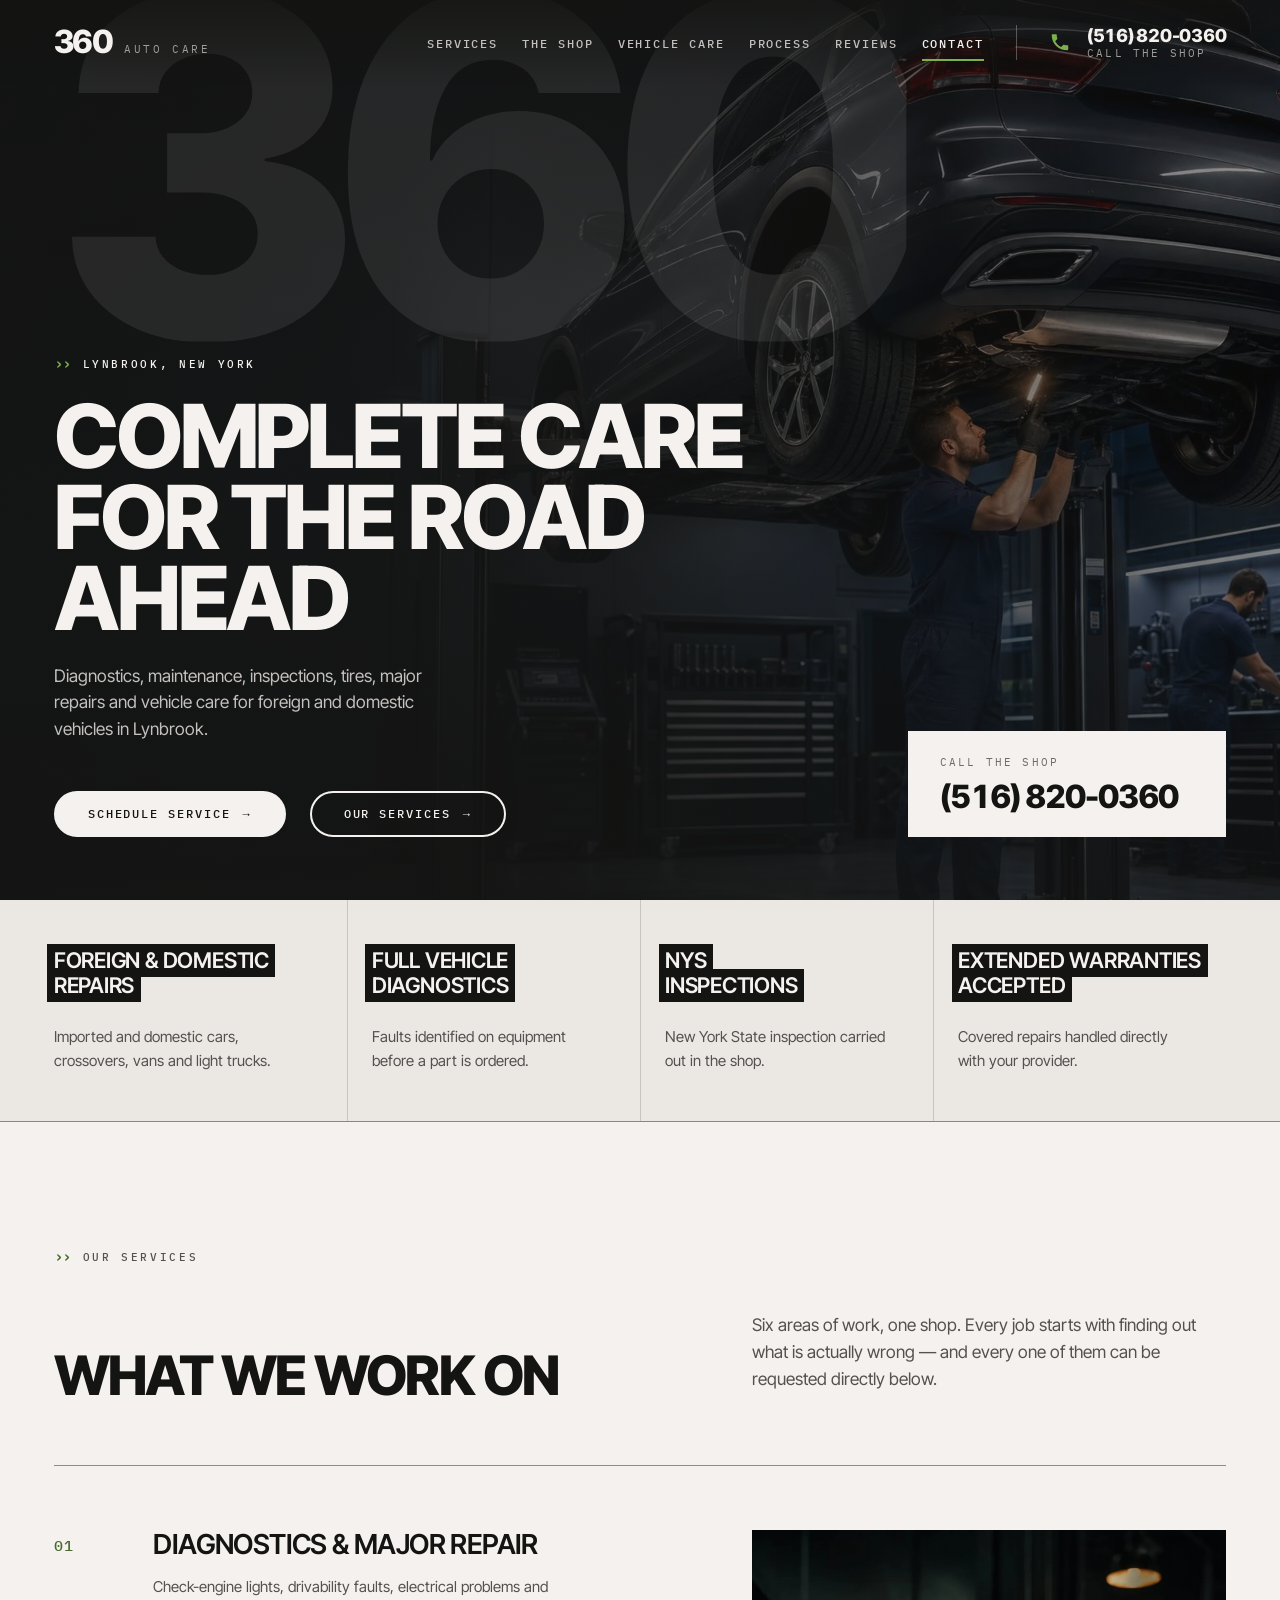
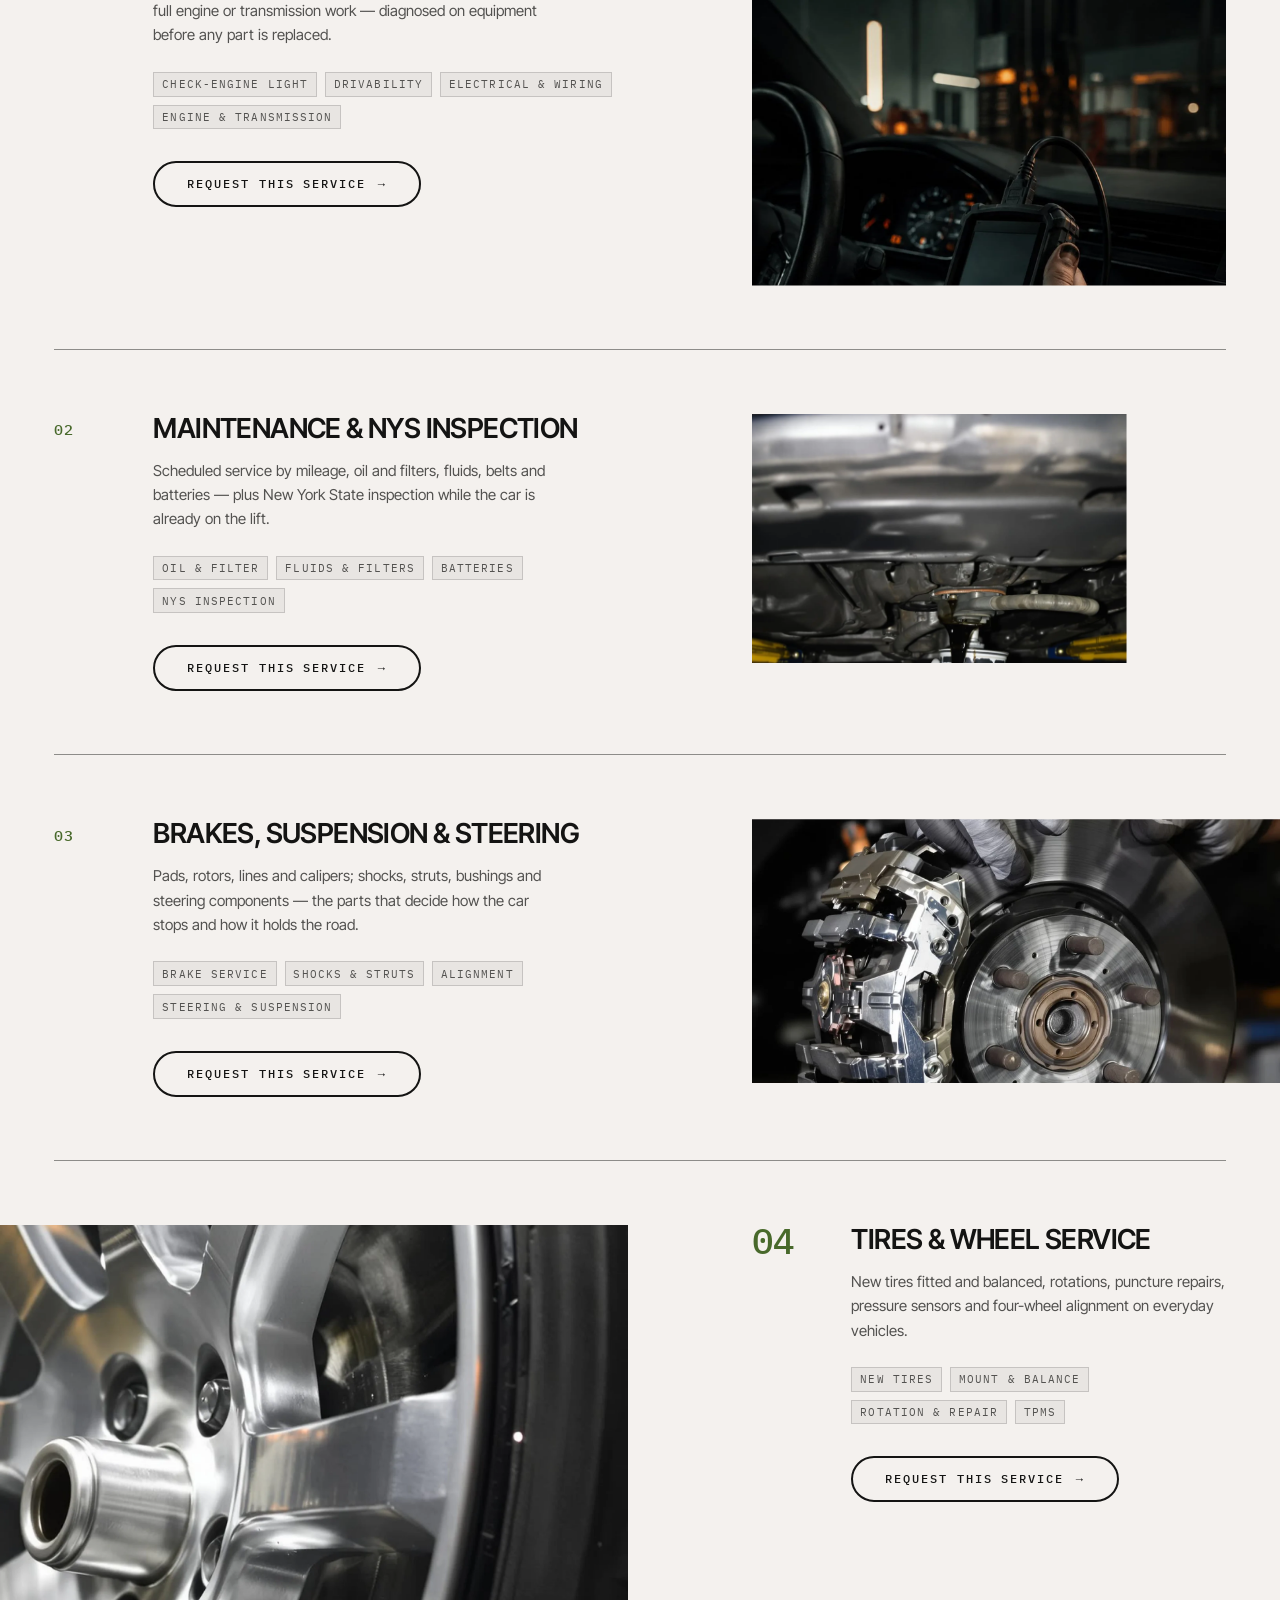
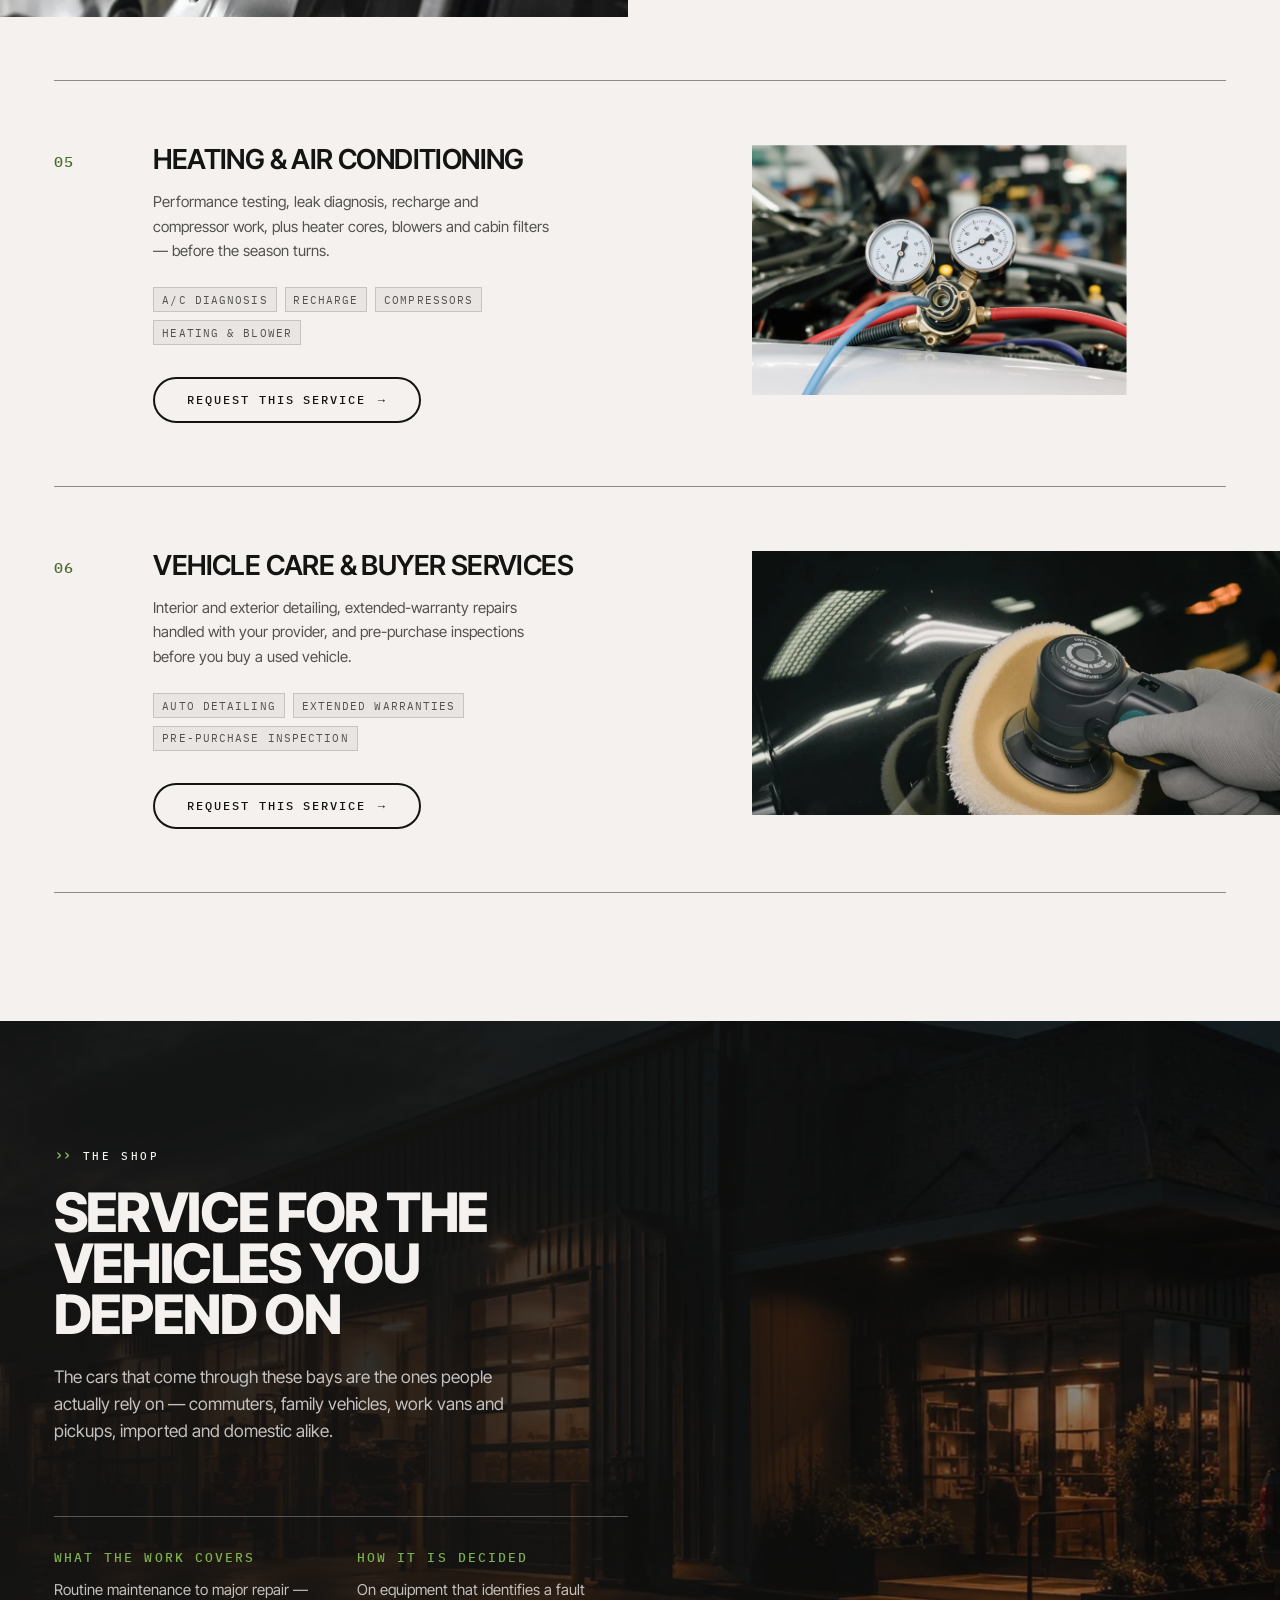
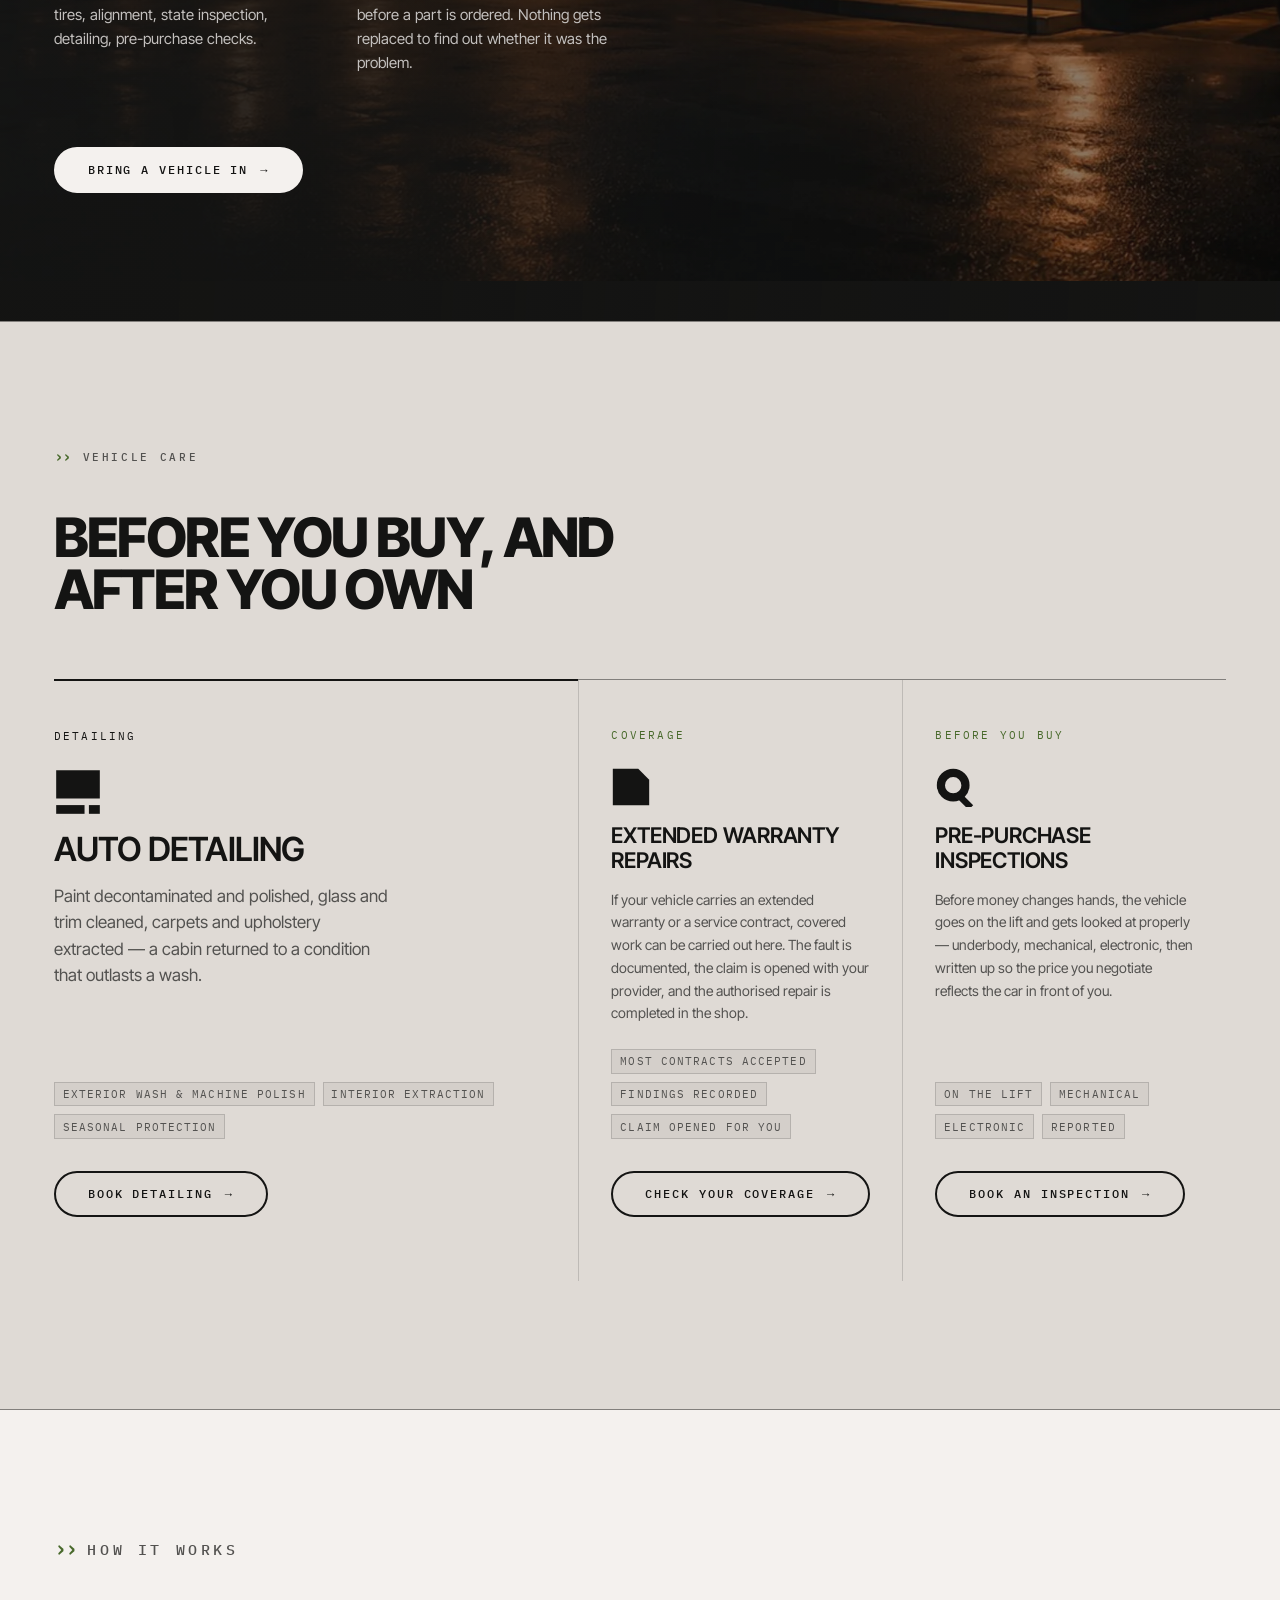
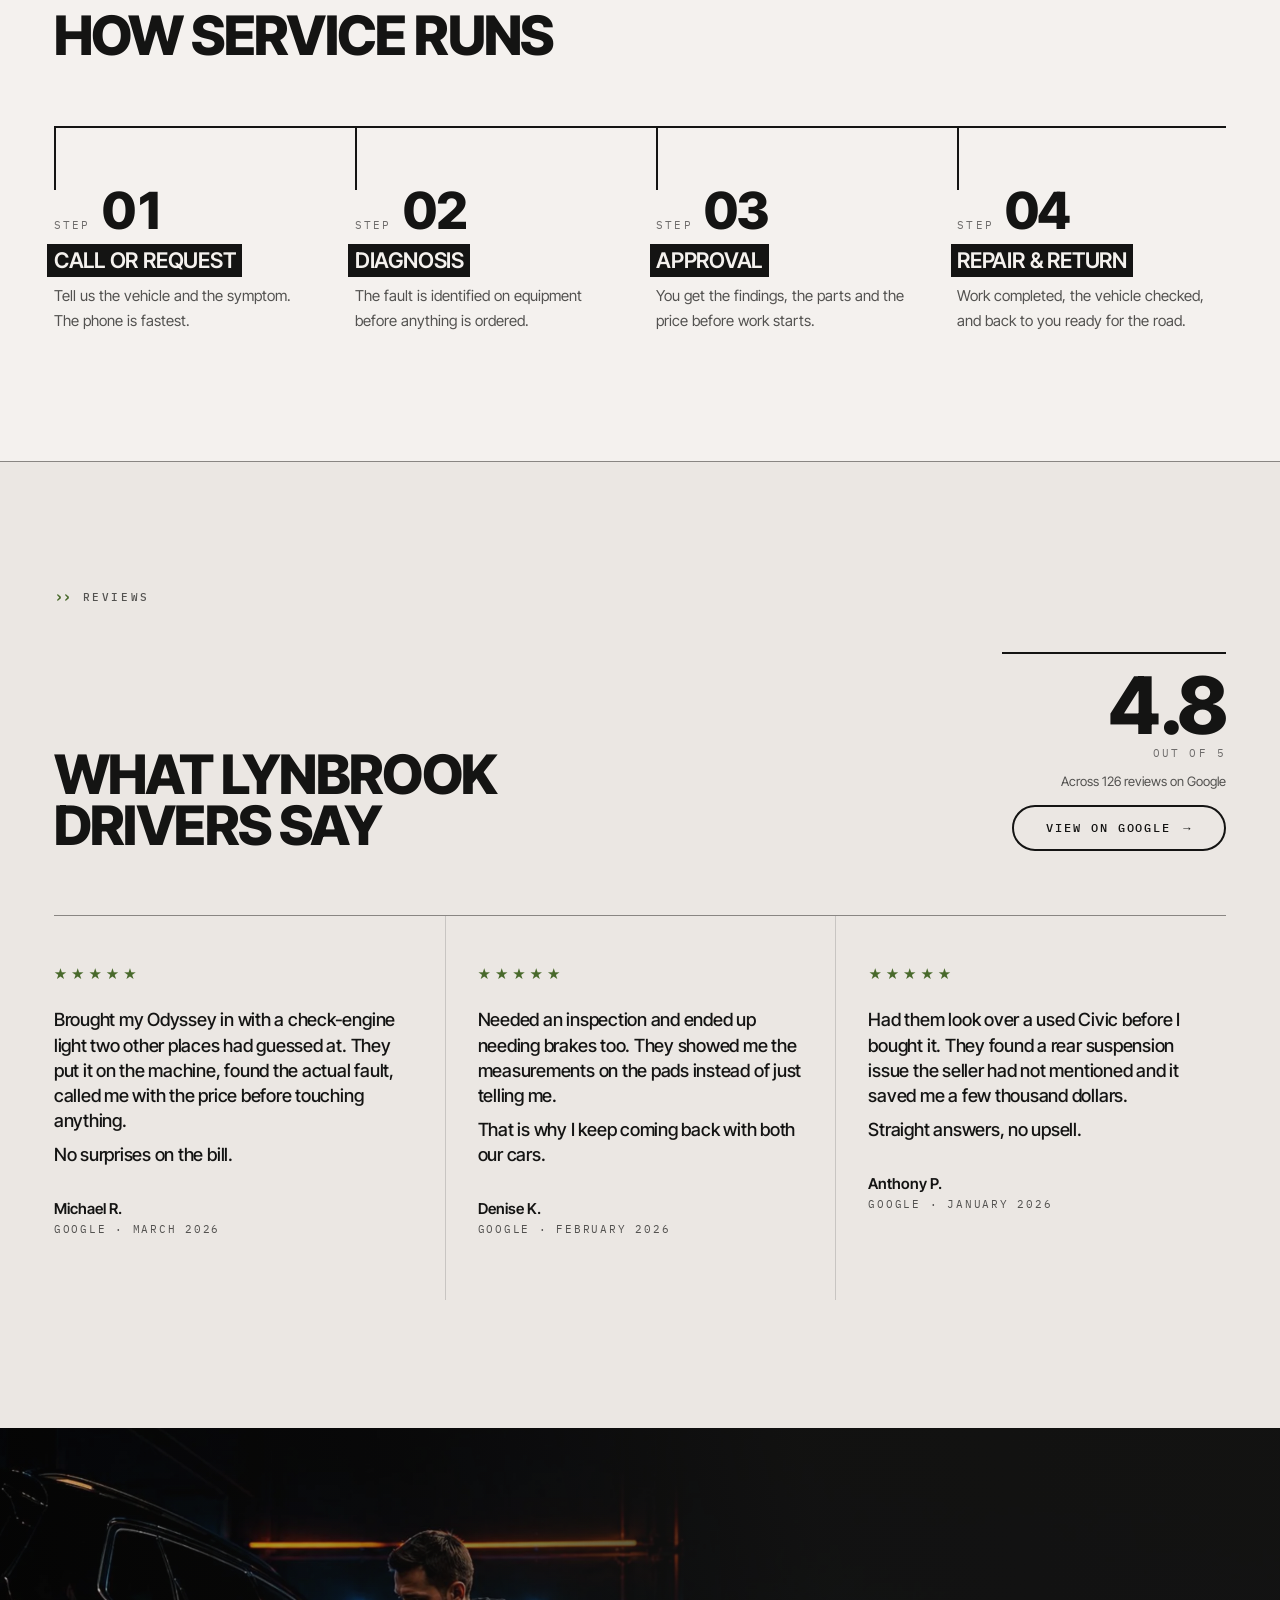
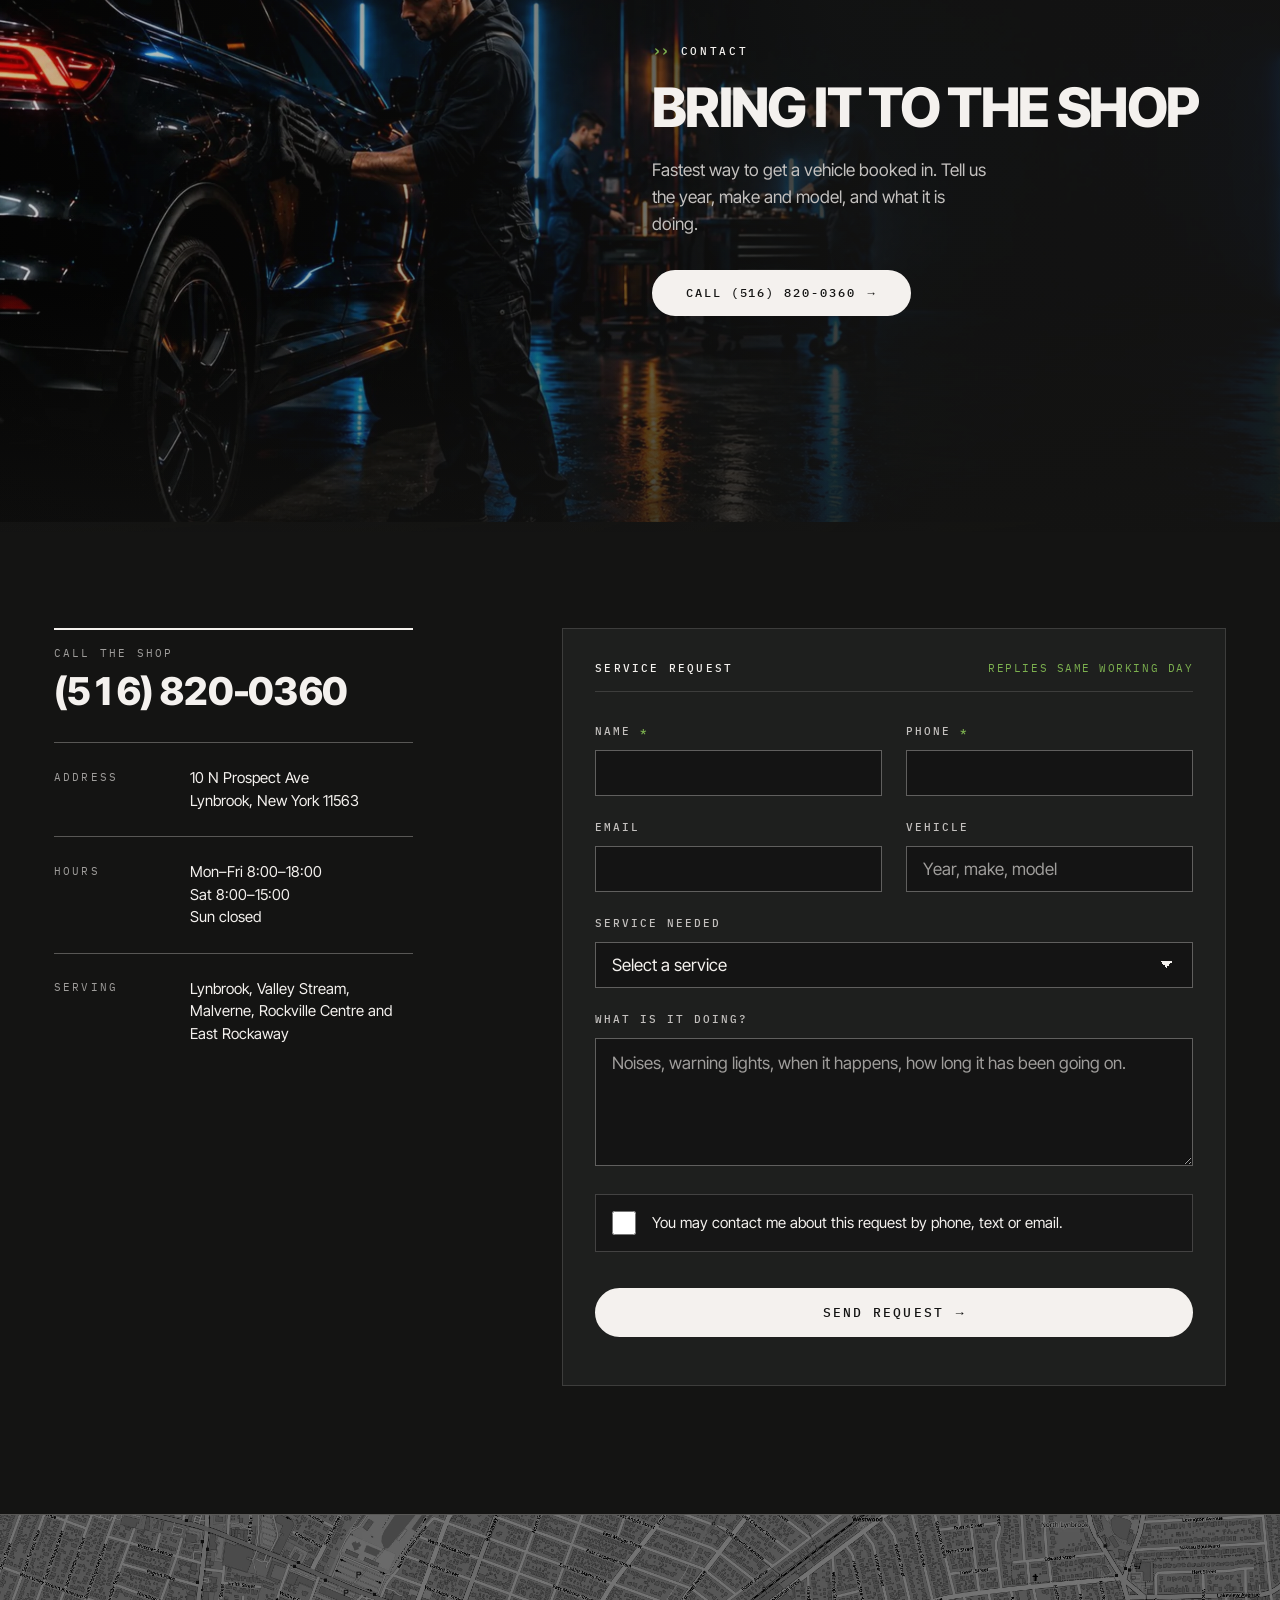
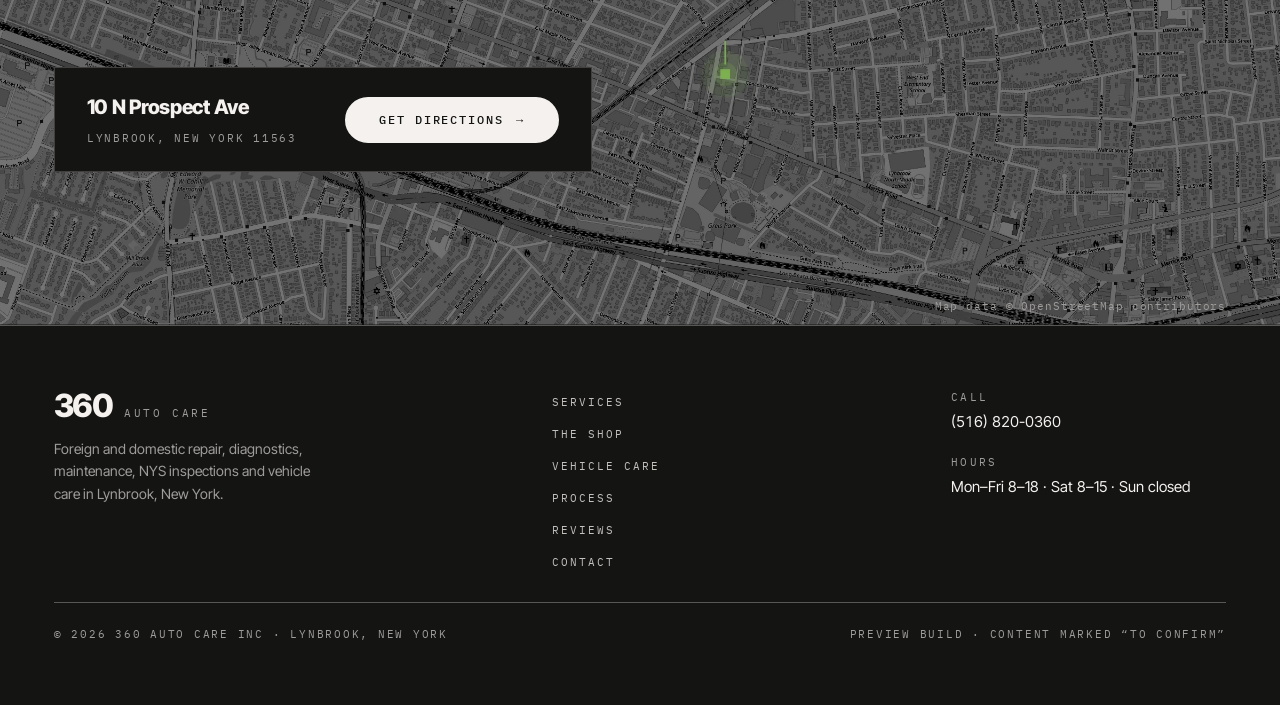
<file: 360/index.html>
<!doctype html>
<html lang="en">
<head>
<meta charset="utf-8">
<meta name="viewport" content="width=device-width,initial-scale=1">
<title>360 Auto Care Inc — Foreign &amp; Domestic Repair · Lynbrook, NY</title>
<meta name="description" content="Diagnostics, maintenance, NYS inspections, tires, major repair and vehicle care for foreign and domestic vehicles in Lynbrook, New York. The fault is identified on equipment before any part is ordered.">
<meta name="theme-color" content="#f4f1ee">
<link rel="stylesheet" href="assets/css/main.css">
</head>
<body>
<a class="skip" href="#main">Skip to content</a>

<!-- =====================================================================
     MASTHEAD
     ================================================================== -->
<header class="mh on-ink" id="mh">
  <div class="wrap mh__in">
    <a class="wm" href="#main"><b>360</b><span>Auto Care</span></a>

    <button class="burger" type="button" aria-expanded="false" aria-controls="nav"
      aria-label="Menu"><span></span><span></span><span></span></button>

    <nav id="nav" aria-label="Sections">
      <ul>
        <li><a href="#services">Services</a></li>
        <li><a href="#shop">The Shop</a></li>
        <li><a href="#care">Vehicle Care</a></li>
        <li><a href="#process">Process</a></li>
        <li><a href="#reviews">Reviews</a></li>
        <li><a href="#contact">Contact</a></li>
      </ul>
    </nav>

    <a class="mh__tel" href="tel:+15168200360" aria-label="Call the shop on 516 820 0360">
      <svg viewBox="0 0 24 24" aria-hidden="true" focusable="false"><path d="M6.62 10.79c1.44 2.83 3.76 5.15 6.59 6.59l2.2-2.2c.28-.28.68-.36 1.03-.25 1.12.37 2.33.57 3.56.57.55 0 1 .45 1 1V20c0 .55-.45 1-1 1C10.29 21 3 13.71 3 4.5c0-.55.45-1 1-1h3.5c.55 0 1 .45 1 1 0 1.24.2 2.45.57 3.57.11.35.03.74-.25 1.02l-2.2 2.2z"/></svg>
      <span class="mh__tel__t"><b>(516)&nbsp;820-0360</b><span>Call the shop</span></span></a>
  </div>
</header>

<main id="main">

  <!-- ===================================================================
       HERO — the wordmark is the graphic construction and the photograph
       overlaps it, per vault/beings-co (rating 3)
       ================================================================ -->
  <section class="hero on-ink">
    <div class="hero__num" aria-hidden="true">360</div>
    <svg class="hero__dwg" viewBox="0 0 600 600" aria-hidden="true" focusable="false">
      <line class="d-c" x1="15.0" y1="300.0" x2="585.0" y2="300.0"/>
      <line class="d-c" x1="300.0" y1="15.0" x2="300.0" y2="585.0"/>
      <circle class="d-h" cx="300" cy="300" r="232.0"/>
      <circle class="d-m" cx="300" cy="300" r="226.0"/>
      <circle class="d-m" cx="300" cy="300" r="136.0"/>
      <circle class="d-h" cx="300" cy="300" r="126.0"/>
      <circle class="d-h" cx="300" cy="300" r="58.0"/>
      <circle class="d-m" cx="300" cy="300" r="44.0"/>
      <line class="d-v" x1="442.0" y1="296.5" x2="519.8" y2="310.0"/>
      <line class="d-v" x1="440.8" y1="318.8" x2="515.5" y2="344.2"/>
      <line class="d-v" x1="436.1" y1="340.6" x2="505.9" y2="377.4"/>
      <line class="d-v" x1="428.1" y1="361.4" x2="491.3" y2="408.7"/>
      <line class="d-v" x1="416.9" y1="380.6" x2="471.9" y2="437.3"/>
      <line class="d-v" x1="402.8" y1="397.9" x2="448.3" y2="462.5"/>
      <line class="d-v" x1="386.2" y1="412.8" x2="421.1" y2="483.7"/>
      <line class="d-v" x1="367.5" y1="424.9" x2="390.9" y2="500.4"/>
      <line class="d-v" x1="347.2" y1="433.9" x2="358.4" y2="512.1"/>
      <line class="d-v" x1="325.6" y1="439.7" x2="324.5" y2="518.6"/>
      <line class="d-v" x1="303.5" y1="442.0" x2="290.0" y2="519.8"/>
      <line class="d-v" x1="281.2" y1="440.8" x2="255.8" y2="515.5"/>
      <line class="d-v" x1="259.4" y1="436.1" x2="222.6" y2="505.9"/>
      <line class="d-v" x1="238.6" y1="428.1" x2="191.3" y2="491.3"/>
      <line class="d-v" x1="219.4" y1="416.9" x2="162.7" y2="471.9"/>
      <line class="d-v" x1="202.1" y1="402.8" x2="137.5" y2="448.3"/>
      <line class="d-v" x1="187.2" y1="386.2" x2="116.3" y2="421.1"/>
      <line class="d-v" x1="175.1" y1="367.5" x2="99.6" y2="390.9"/>
      <line class="d-v" x1="166.1" y1="347.2" x2="87.9" y2="358.4"/>
      <line class="d-v" x1="160.3" y1="325.6" x2="81.4" y2="324.5"/>
      <line class="d-v" x1="158.0" y1="303.5" x2="80.2" y2="290.0"/>
      <line class="d-v" x1="159.2" y1="281.2" x2="84.5" y2="255.8"/>
      <line class="d-v" x1="163.9" y1="259.4" x2="94.1" y2="222.6"/>
      <line class="d-v" x1="171.9" y1="238.6" x2="108.7" y2="191.3"/>
      <line class="d-v" x1="183.1" y1="219.4" x2="128.1" y2="162.7"/>
      <line class="d-v" x1="197.2" y1="202.1" x2="151.7" y2="137.5"/>
      <line class="d-v" x1="213.8" y1="187.2" x2="178.9" y2="116.3"/>
      <line class="d-v" x1="232.5" y1="175.1" x2="209.1" y2="99.6"/>
      <line class="d-v" x1="252.8" y1="166.1" x2="241.6" y2="87.9"/>
      <line class="d-v" x1="274.4" y1="160.3" x2="275.5" y2="81.4"/>
      <line class="d-v" x1="296.5" y1="158.0" x2="310.0" y2="80.2"/>
      <line class="d-v" x1="318.8" y1="159.2" x2="344.2" y2="84.5"/>
      <line class="d-v" x1="340.6" y1="163.9" x2="377.4" y2="94.1"/>
      <line class="d-v" x1="361.4" y1="171.9" x2="408.7" y2="108.7"/>
      <line class="d-v" x1="380.6" y1="183.1" x2="437.3" y2="128.1"/>
      <line class="d-v" x1="397.9" y1="197.2" x2="462.5" y2="151.7"/>
      <line class="d-v" x1="412.8" y1="213.8" x2="483.7" y2="178.9"/>
      <line class="d-v" x1="424.9" y1="232.5" x2="500.4" y2="209.1"/>
      <line class="d-v" x1="433.9" y1="252.8" x2="512.1" y2="241.6"/>
      <line class="d-v" x1="439.7" y1="274.4" x2="518.6" y2="275.5"/>
      <circle class="d-c" cx="300" cy="300" r="88.0"/>
      <circle class="d-h" cx="300.0" cy="212.0" r="11"/>
      <circle class="d-m" cx="300.0" cy="212.0" r="17"/>
      <circle class="d-h" cx="383.7" cy="272.8" r="11"/>
      <circle class="d-m" cx="383.7" cy="272.8" r="17"/>
      <circle class="d-h" cx="351.7" cy="371.2" r="11"/>
      <circle class="d-m" cx="351.7" cy="371.2" r="17"/>
      <circle class="d-h" cx="248.3" cy="371.2" r="11"/>
      <circle class="d-m" cx="248.3" cy="371.2" r="17"/>
      <circle class="d-h" cx="216.3" cy="272.8" r="11"/>
      <circle class="d-m" cx="216.3" cy="272.8" r="17"/>
      <path class="d-h" d="M190.4 524.7A250.0 250.0 0 0 1 50.6 317.4"/>
      <path class="d-h" d="M250.9 400.7A112.0 112.0 0 0 1 188.3 307.8"/>
      <line class="d-h" x1="190.4" y1="524.7" x2="250.9" y2="400.7"/>
      <line class="d-h" x1="50.6" y1="317.4" x2="188.3" y2="307.8"/>
      <path class="d-m" d="M186.6 481.5A214.0 214.0 0 0 1 89.3 337.2"/>
      <path class="d-m" d="M222.6 423.8A146.0 146.0 0 0 1 156.2 325.4"/>
      <circle class="d-m" cx="177.2" cy="431.6" r="26"/>
      <circle class="d-c" cx="177.2" cy="431.6" r="15"/>
      <circle class="d-m" cx="132.0" cy="364.5" r="26"/>
      <circle class="d-c" cx="132.0" cy="364.5" r="15"/>
      <circle class="d-h" cx="199.6" cy="548.5" r="13"/>
      <line class="d-h" x1="206.3" y1="531.8" x2="199.6" y2="548.5"/>
      <circle class="d-h" cx="32.0" cy="300.0" r="13"/>
      <line class="d-h" x1="50.0" y1="300.0" x2="32.0" y2="300.0"/>
      <line class="d-c" x1="492.3" y1="170.3" x2="492.4" y2="112.3"/>
      <line class="d-c" x1="492.4" y1="112.3" x2="492.3" y2="112.3"/>
      <path class="d-c" d="M479.2 114.4A258.0 258.0 0 0 1 539.2 203.4"/>
    </svg>
    <div class="hero__ph">
      <img src="assets/img/hero.webp" width="2200" height="1240" fetchpriority="high"
        alt="A dark SUV raised on a two-post lift, a technician working underneath it with a hand light and a second technician at the bench behind.">
    </div>

    <div class="wrap hero__in">
      <div class="hero__say">
        <p class="t-eyebrow" data-load="last" style="--i:0"><b>&rsaquo;&rsaquo;</b>Lynbrook, New York</p>
        <h1 class="t-display" data-load="head"><span class="mo-line">Complete care</span><span
          class="mo-line">for the road ahead</span></h1>
        <p class="t-lead" data-load="copy" style="--i:0">Diagnostics, maintenance, inspections, tires, major repairs and
          vehicle care for foreign and domestic vehicles in Lynbrook.</p>
        <div class="hero__act" data-load="copy" style="--i:1">
          <a class="btn" href="#contact">Schedule service <i aria-hidden="true">&rarr;</i></a>
          <a class="lnk" href="#services">Our services <i aria-hidden="true">&rarr;</i></a>
        </div>
      </div>

      <a class="hero__tel" href="tel:+15168200360" data-load="last" style="--i:1">
        <span>Call the shop</span><b>(516)&nbsp;820-0360</b></a>
    </div>
  </section>

  <!-- ===================================================================
       THE FOUR FACTS
       ================================================================ -->
  <section class="facts" aria-label="What the shop is set up for">
    <div class="wrap facts__in" data-seq>
      <article data-reveal="copy" data-i="0">
        <h3 class="t-h3"><span class="t-strike">Foreign &amp; domestic repairs</span></h3>
        <p>Imported and domestic cars, crossovers, vans and light trucks.</p>
      </article>
      <article data-reveal="stand" data-i="1">
        <h3 class="t-h3"><span class="t-strike">Full vehicle diagnostics</span></h3>
        <p>Faults identified on equipment before a part is ordered.</p>
      </article>
      <article data-reveal="stand" data-i="2">
        <h3 class="t-h3"><span class="t-strike">NYS <br>inspections</span></h3>
        <p>New York State inspection carried out in the shop.</p>
      </article>
      <article data-reveal="stand" data-i="3">
        <h3 class="t-h3"><span class="t-strike">Extended warranties accepted</span></h3>
        <p>Covered repairs handled directly with your provider.</p>
      </article>
    </div>
  </section>

  <!-- ===================================================================
       SERVICES — a ledger, not a card grid (vault/rmsothebys-com, out)
       ================================================================ -->
  <section class="sec" id="services">
    <div class="wrap">
      <div class="sec__head" data-seq>
        <p class="t-eyebrow" data-reveal="label" data-i="0"><b>&rsaquo;&rsaquo;</b>Our services</p>
        <h2 class="t-h2" data-reveal="head" data-i="1"><span class="mo-line">What we work on</span></h2>
        <p class="t-lead" data-reveal="copy" data-i="2">Six areas of work, one shop. Every job starts with finding out what
          is actually wrong — and every one of them can be requested directly below.</p>
      </div>

      <div class="ledger">
        <article class="row" data-seq>
          <p class="row__n" data-reveal="label" data-i="0">01</p>
          <div class="row__txt">
            <h3 class="t-h3" data-reveal="head" data-i="2"><span class="mo-line">Diagnostics &amp; major repair</span></h3>
            <p class="t-body" data-reveal="copy" data-i="3">Check-engine lights, drivability faults, electrical problems and
              full engine or transmission work — diagnosed on equipment before any part is
              replaced.</p>
            <ul class="chips" data-reveal="copy" data-i="3">
              <li>Check-engine light</li><li>Drivability</li>
              <li>Electrical &amp; wiring</li><li>Engine &amp; transmission</li>
            </ul>
            <a class="lnk" data-reveal="act" data-i="4" href="#contact" data-service="Diagnostics &amp; Major Repair">
              Request this service <i aria-hidden="true">&rarr;</i></a>
          </div>
          <div class="row__ph" data-reveal="img" data-i="1"><img src="assets/img/svc-01.webp" width="1600" height="1100"
            loading="lazy" alt="A technician's hand holding a diagnostic scan tool inside a car, the workshop lights out of focus through the windscreen."></div>
        </article>

        <article class="row" data-seq>
          <p class="row__n" data-reveal="label" data-i="0">02</p>
          <div class="row__txt">
            <h3 class="t-h3" data-reveal="head" data-i="2"><span class="mo-line">Maintenance &amp; NYS inspection</span></h3>
            <p class="t-body" data-reveal="copy" data-i="3">Scheduled service by mileage, oil and filters, fluids, belts and
              batteries — plus New York State inspection while the car is already on the lift.</p>
            <ul class="chips" data-reveal="copy" data-i="3">
              <li>Oil &amp; filter</li><li>Fluids &amp; filters</li>
              <li>Batteries</li><li>NYS inspection</li>
            </ul>
            <a class="lnk" data-reveal="act" data-i="4" href="#contact" data-service="Maintenance &amp; NYS Inspection">
              Request this service <i aria-hidden="true">&rarr;</i></a>
          </div>
          <div class="row__ph" data-reveal="img" data-i="1"><img src="assets/img/svc-02.webp" width="1600" height="1100"
            loading="lazy" alt="Gloved hands removing an oil filter beneath a raised sedan, with a drain pan on the floor below."></div>
        </article>

        <article class="row" data-seq>
          <p class="row__n" data-reveal="label" data-i="0">03</p>
          <div class="row__txt">
            <h3 class="t-h3" data-reveal="head" data-i="2"><span class="mo-line">Brakes, suspension &amp; steering</span></h3>
            <p class="t-body" data-reveal="copy" data-i="3">Pads, rotors, lines and calipers; shocks, struts, bushings and
              steering components — the parts that decide how the car stops and how it holds
              the road.</p>
            <ul class="chips" data-reveal="copy" data-i="3">
              <li>Brake service</li><li>Shocks &amp; struts</li>
              <li>Alignment</li><li>Steering &amp; suspension</li>
            </ul>
            <a class="lnk" data-reveal="act" data-i="4" href="#contact" data-service="Brakes, Suspension &amp; Steering">
              Request this service <i aria-hidden="true">&rarr;</i></a>
          </div>
          <div class="row__ph" data-reveal="img" data-i="1"><img src="assets/img/svc-03.webp" width="1600" height="1100"
            loading="lazy" alt="An exposed brake rotor and caliper on a front hub with the wheel removed, a gloved hand fitting a new pad."></div>
        </article>

        <article class="row" data-seq>
          <p class="row__n" data-reveal="label" data-i="0">04</p>
          <div class="row__txt">
            <h3 class="t-h3" data-reveal="head" data-i="2"><span class="mo-line">Tires &amp; wheel service</span></h3>
            <p class="t-body" data-reveal="copy" data-i="3">New tires fitted and balanced, rotations, puncture repairs,
              pressure sensors and four-wheel alignment on everyday vehicles.</p>
            <ul class="chips" data-reveal="copy" data-i="3">
              <li>New tires</li><li>Mount &amp; balance</li>
              <li>Rotation &amp; repair</li><li>TPMS</li>
            </ul>
            <a class="lnk" data-reveal="act" data-i="4" href="#contact" data-service="Tires &amp; Wheel Service">
              Request this service <i aria-hidden="true">&rarr;</i></a>
          </div>
          <div class="row__ph" data-reveal="img" data-i="1" data-from="right"><img src="assets/img/svc-04.webp" width="1600" height="1100"
            loading="lazy" alt="A tire and alloy wheel on a balancing machine, a technician's hand steadying the rim."></div>
        </article>

        <article class="row" data-seq>
          <p class="row__n" data-reveal="label" data-i="0">05</p>
          <div class="row__txt">
            <h3 class="t-h3" data-reveal="head" data-i="2"><span class="mo-line">Heating &amp; air conditioning</span></h3>
            <p class="t-body" data-reveal="copy" data-i="3">Performance testing, leak diagnosis, recharge and compressor work,
              plus heater cores, blowers and cabin filters — before the season turns.</p>
            <ul class="chips" data-reveal="copy" data-i="3">
              <li>A/C diagnosis</li><li>Recharge</li>
              <li>Compressors</li><li>Heating &amp; blower</li>
            </ul>
            <a class="lnk" data-reveal="act" data-i="4" href="#contact" data-service="Heating &amp; Air Conditioning">
              Request this service <i aria-hidden="true">&rarr;</i></a>
          </div>
          <div class="row__ph" data-reveal="img" data-i="1"><img src="assets/img/svc-05.webp" width="1600" height="1100"
            loading="lazy" alt="An air-conditioning manifold gauge set resting on a fender with service hoses running into the engine bay."></div>
        </article>

        <article class="row" data-seq>
          <p class="row__n" data-reveal="label" data-i="0">06</p>
          <div class="row__txt">
            <h3 class="t-h3" data-reveal="head" data-i="2"><span class="mo-line">Vehicle care &amp; buyer services</span></h3>
            <p class="t-body" data-reveal="copy" data-i="3">Interior and exterior detailing, extended-warranty repairs handled
              with your provider, and pre-purchase inspections before you buy a used vehicle.</p>
            <ul class="chips" data-reveal="copy" data-i="3">
              <li>Auto detailing</li><li>Extended warranties</li>
              <li>Pre-purchase inspection</li>
            </ul>
            <a class="lnk" data-reveal="act" data-i="4" href="#contact" data-service="Vehicle Care &amp; Buyer Services">
              Request this service <i aria-hidden="true">&rarr;</i></a>
          </div>
          <div class="row__ph" data-reveal="img" data-i="1"><img src="assets/img/svc-06.webp" width="1600" height="1100"
            loading="lazy" alt="A dual-action polisher held against the dark door panel of a family sedan."></div>
        </article>
      </div>
    </div>
  </section>

  <!-- ===================================================================
       THE SHOP — the one full-strength photographic mass
       ================================================================ -->
  <section class="shop on-ink" id="shop" data-seq>
      <svg class="shop__dwg" viewBox="0 0 600 620" aria-hidden="true" focusable="false">
        <line class="d-c" x1="50.0" y1="500.0" x2="550.0" y2="500.0"/>
        <circle class="d-h" cx="300.0" cy="500.0" r="62.0"/>
        <circle class="d-m" cx="300.0" cy="500.0" r="44.0"/>
        <circle class="d-c" cx="300.0" cy="500.0" r="84.0"/>
        <circle class="d-h" cx="323.2" cy="419.3" r="46.0"/>
        <circle class="d-m" cx="323.2" cy="419.3" r="33.0"/>
        <line class="d-h" x1="255.4" y1="456.9" x2="278.2" y2="428.8"/>
        <line class="d-h" x1="360.6" y1="487.1" x2="356.2" y2="451.2"/>
        <circle class="d-h" cx="190.4" cy="275.3" r="30.0"/>
        <circle class="d-m" cx="190.4" cy="275.3" r="18.0"/>
        <line class="d-h" x1="301.1" y1="439.6" x2="179.4" y2="285.5"/>
        <line class="d-v" x1="307.7" y1="433.5" x2="184.5" y2="280.7"/>
        <line class="d-h" x1="345.2" y1="398.9" x2="201.4" y2="265.1"/>
        <line class="d-v" x1="338.6" y1="405.0" x2="196.3" y2="269.9"/>
        <line class="d-h" x1="263.7" y1="284.1" x2="204.0" y2="161.8"/>
        <line class="d-h" x1="204.0" y1="161.8" x2="92.6" y2="216.2"/>
        <line class="d-h" x1="92.6" y1="216.2" x2="152.2" y2="338.4"/>
        <line class="d-h" x1="152.2" y1="338.4" x2="263.7" y2="284.1"/>
        <line class="d-m" x1="211.9" y1="178.0" x2="100.5" y2="232.4"/>
        <line class="d-m" x1="217.2" y1="188.8" x2="105.7" y2="243.2"/>
        <line class="d-m" x1="222.5" y1="199.6" x2="111.0" y2="253.9"/>
        <line class="d-v" x1="231.2" y1="217.6" x2="119.8" y2="271.9"/>
        <ellipse class="d-m" cx="148.3" cy="189.0" rx="62" ry="16"
          transform="rotate(-26.0 148.3 189.0)"/>
        <line class="d-c" x1="300.0" y1="500.0" x2="124.7" y2="140.5"/>
        <circle class="d-h" cx="409.6" cy="275.3" r="30.0"/>
        <circle class="d-m" cx="409.6" cy="275.3" r="18.0"/>
        <line class="d-h" x1="297.4" y1="403.8" x2="396.7" y2="267.6"/>
        <line class="d-v" x1="305.1" y1="408.4" x2="402.7" y2="271.2"/>
        <line class="d-h" x1="348.9" y1="434.7" x2="422.5" y2="283.0"/>
        <line class="d-v" x1="341.2" y1="430.1" x2="416.5" y2="279.4"/>
        <line class="d-h" x1="447.8" y1="338.4" x2="507.4" y2="216.2"/>
        <line class="d-h" x1="507.4" y1="216.2" x2="396.0" y2="161.8"/>
        <line class="d-h" x1="396.0" y1="161.8" x2="336.3" y2="284.1"/>
        <line class="d-h" x1="336.3" y1="284.1" x2="447.8" y2="338.4"/>
        <line class="d-m" x1="499.5" y1="232.4" x2="388.1" y2="178.0"/>
        <line class="d-m" x1="494.3" y1="243.2" x2="382.8" y2="188.8"/>
        <line class="d-m" x1="489.0" y1="253.9" x2="377.5" y2="199.6"/>
        <line class="d-v" x1="480.2" y1="271.9" x2="368.8" y2="217.6"/>
        <ellipse class="d-m" cx="451.7" cy="189.0" rx="62" ry="16"
          transform="rotate(26.0 451.7 189.0)"/>
        <line class="d-c" x1="300.0" y1="500.0" x2="475.3" y2="140.5"/>
        <path class="d-c" d="M234.2 365.2A150.0 150.0 0 0 1 365.8 365.2"/>
      </svg>
    <div class="shop__ph" aria-hidden="true" data-reveal="band" data-i="0">
      <img src="assets/img/shop.webp" width="2600" height="1420" loading="lazy"
        data-par=".115" alt="">
    </div>
    <div class="wrap shop__in">
      <div class="shop__say">
        <p class="t-eyebrow" data-reveal="label" data-i="1"><b>&rsaquo;&rsaquo;</b>The shop</p>
        <h2 class="t-h2" data-reveal="head" data-i="2"><span class="mo-line">Service for the vehicles you depend on</span></h2>
        <p class="t-lead" data-reveal="copy" data-i="3">The cars that come through these bays are the ones people actually
          rely on — commuters, family vehicles, work vans and pickups, imported and domestic
          alike.</p>
      </div>

      <div class="shop__pts" data-reveal="copy" data-i="4">
        <div>
          <h3>What the work covers</h3>
          <p>Routine maintenance to major repair — tires, alignment, state inspection,
            detailing, pre-purchase checks.</p>
        </div>
        <div>
          <h3>How it is decided</h3>
          <p>On equipment that identifies a fault before a part is ordered. Nothing gets
            replaced to find out whether it was the problem.</p>
        </div>
      </div>

      <a class="btn" data-reveal="act" data-i="5" href="#contact">Bring a vehicle in <i aria-hidden="true">&rarr;</i></a>
    </div>
  </section>

  <!-- ===================================================================
       VEHICLE CARE — no photography and a heavier ground, so it reads as a
       different kind of section rather than a second run of the ledger
       ================================================================ -->
  <section class="care sec" id="care">
    <div class="wrap">
      <div class="sec__head" data-seq>
        <p class="t-eyebrow" data-reveal="label" data-i="0"><b>&rsaquo;&rsaquo;</b>Vehicle care</p>
        <h2 class="t-h2" data-reveal="head" data-i="1"><span class="mo-line">Before you buy, and after you own</span></h2>
      </div>

      <div class="care__grid" data-seq>
        <article>
          <p class="t-mono" data-reveal="label" data-i="0">Detailing</p>
          <svg class="care__mark" viewBox="0 0 44 44" aria-hidden="true" focusable="false"><path d="M2 2h40v26H2z"/><path d="M2 34h26v8H2z"/><path d="M32 34h10v8H32z"/></svg>
          <h3 class="t-h3" data-reveal="head" data-i="1"><span class="mo-line">Auto detailing</span></h3>
          <p class="t-body">Paint decontaminated and polished, glass and trim cleaned, carpets
            and upholstery extracted — a cabin returned to a condition that outlasts a wash.</p>
          <ul class="chips">
            <li>Exterior wash &amp; machine polish</li><li>Interior extraction</li>
            <li>Seasonal protection</li>
          </ul>
          <a class="lnk" href="#contact" data-service="Vehicle Care &amp; Buyer Services">
            Book detailing <i aria-hidden="true">&rarr;</i></a>
        </article>

        <article>
          <p class="t-mono" data-reveal="label" data-i="2">Coverage</p>
          <svg class="care__mark" viewBox="0 0 44 44" aria-hidden="true" focusable="false"><path d="M2 2h28l12 12v28H2z"/><path d="M30 2v12h12z" fill="none"/><path d="M10 22h24v5H10zM10 31h16v5H10z" fill="#fff" opacity=".001"/></svg>
          <h3 class="t-h3" data-reveal="head" data-i="3"><span class="mo-line">Extended warranty repairs</span></h3>
          <p class="t-body">If your vehicle carries an extended warranty or a service contract,
            covered work can be carried out here. The fault is documented, the claim is opened
            with your provider, and the authorised repair is completed in the shop.</p>
          <ul class="chips">
            <li>Most contracts accepted</li><li>Findings recorded</li>
            <li>Claim opened for you</li>
          </ul>
          <a class="lnk" href="#contact" data-service="Vehicle Care &amp; Buyer Services">
            Check your coverage <i aria-hidden="true">&rarr;</i></a>
        </article>

        <article>
          <p class="t-mono" data-reveal="label" data-i="3">Before you buy</p>
          <svg class="care__mark" viewBox="0 0 44 44" aria-hidden="true" focusable="false"><path fill-rule="evenodd" d="M20 2a18 18 0 1 0 0 36 18 18 0 0 0 0-36zm0 9a9 9 0 1 1 0 18 9 9 0 0 1 0-18z"/><path d="M31 31l11 11-5 5-11-11z"/></svg>
          <h3 class="t-h3" data-reveal="head" data-i="4"><span class="mo-line">Pre-purchase inspections</span></h3>
          <p class="t-body">Before money changes hands, the vehicle goes on the lift and gets
            looked at properly — underbody, mechanical, electronic, then written up so the price
            you negotiate reflects the car in front of you.</p>
          <ul class="chips">
            <li>On the lift</li><li>Mechanical</li><li>Electronic</li><li>Reported</li>
          </ul>
          <a class="lnk" href="#contact" data-service="Vehicle Care &amp; Buyer Services">
            Book an inspection <i aria-hidden="true">&rarr;</i></a>
        </article>
      </div>
    </div>
  </section>

  <!-- ===================================================================
       PROCESS
       ================================================================ -->
  <section class="sec proc" id="process">
    <div class="wrap">
      <div class="sec__head">
        <p class="t-eyebrow"><b>&rsaquo;&rsaquo;</b>How it works</p>
        <h2 class="t-h2">How service runs</h2>
      </div>

      <div class="proc__grid" data-seq>
        <span class="proc__line" aria-hidden="true"><i></i></span>
        <article data-reveal="copy" data-i="1">
          <span class="proc__n"><i>Step</i><b>01</b></span>
          <h3 class="t-h3"><span class="t-strike">Call or request</span></h3>
          <p>Tell us the vehicle and the symptom. The phone is fastest.</p>
        </article>
        <article data-reveal="copy" data-i="2">
          <span class="proc__n"><i>Step</i><b>02</b></span>
          <h3 class="t-h3"><span class="t-strike">Diagnosis</span></h3>
          <p>The fault is identified on equipment before anything is ordered.</p>
        </article>
        <article data-reveal="copy" data-i="3">
          <span class="proc__n"><i>Step</i><b>03</b></span>
          <h3 class="t-h3"><span class="t-strike">Approval</span></h3>
          <p>You get the findings, the parts and the price before work starts.</p>
        </article>
        <article data-reveal="stand" data-i="4">
          <span class="proc__n"><i>Step</i><b>04</b></span>
          <h3 class="t-h3"><span class="t-strike">Repair &amp; return</span></h3>
          <p>Work completed, the vehicle checked, and back to you ready for the road.</p>
        </article>
      </div>
    </div>
  </section>

  <!-- ===================================================================
       REVIEWS
       ================================================================ -->
  <section class="sec rev" id="reviews">
    <div class="wrap">
      <div class="rev__top" data-seq>
        <p class="t-eyebrow" data-reveal="label" data-i="0"><b>&rsaquo;&rsaquo;</b>Reviews</p>
        <h2 class="t-h2" data-reveal="head" data-i="1"><span class="mo-line">What Lynbrook drivers say</span></h2>
        <div class="rev__score" data-reveal="copy" data-i="2">
          <b>4.8</b><em>out of 5</em>
          <p>Across 126 reviews on Google</p>
          <a class="lnk" href="https://www.google.com/maps/search/?api=1&amp;query=360+Auto+Care+Inc%2C+10+N+Prospect+Ave%2C+Lynbrook%2C+NY+11563"
            target="_blank" rel="noopener">View on Google <i aria-hidden="true">&rarr;</i></a>
        </div>
      </div>

      <div class="rev__grid" data-seq>
        <blockquote>
          <span class="stars" aria-label="5 out of 5" data-reveal="label" data-i="0">&#9733;&#9733;&#9733;&#9733;&#9733;</span>
          <p data-reveal="head" data-i="1"><span class="mo-line">Brought my Odyssey in with a check-engine light two other places had guessed at.
            They put it on the machine, found the actual fault, called me with the price before
            touching anything. </span><span class="mo-line mo-line--turn">No surprises on the bill.</span></p>
          <footer data-reveal="copy" data-i="2"><b>Michael R.</b>Google &middot; March 2026</footer>
        </blockquote>
        <blockquote>
          <span class="stars" aria-label="5 out of 5" data-reveal="label" data-i="1">&#9733;&#9733;&#9733;&#9733;&#9733;</span>
          <p data-reveal="head" data-i="2"><span class="mo-line">Needed an inspection and ended up needing brakes too. They showed me the
            measurements on the pads instead of just telling me. </span><span class="mo-line mo-line--turn">That is why I keep coming back
            with both our cars.</span></p>
          <footer data-reveal="copy" data-i="3"><b>Denise K.</b>Google &middot; February 2026</footer>
        </blockquote>
        <blockquote>
          <span class="stars" aria-label="5 out of 5" data-reveal="label" data-i="2">&#9733;&#9733;&#9733;&#9733;&#9733;</span>
          <p data-reveal="head" data-i="3"><span class="mo-line">Had them look over a used Civic before I bought it. They found a rear suspension
            issue the seller had not mentioned and it saved me a few thousand dollars. </span><span class="mo-line mo-line--turn">Straight
            answers, no upsell.</span></p>
          <footer data-reveal="copy" data-i="4"><b>Anthony P.</b>Google &middot; January 2026</footer>
        </blockquote>
      </div>
    </div>
  </section>

  <!-- ===================================================================
       CONTACT — brand expression gives way to the working tool
       ================================================================ -->
  <section class="ct on-ink" id="contact" data-seq>
    <div class="ct__head">
      <div class="ct__ph" data-reveal="band" data-i="0">
        <img src="assets/img/exterior.webp" width="2600" height="1463" loading="lazy"
          data-par=".05" alt="Three technicians at work in the shop after dark: one finishing a car alongside the bay, two more at the tool bench behind.">
      </div>
      <div class="wrap ct__head__in">
        <div class="ct__say">
          <p class="t-eyebrow" data-reveal="label" data-i="1"><b>&rsaquo;&rsaquo;</b>Contact</p>
          <h2 class="t-h2" data-reveal="head" data-i="2"><span class="mo-line">Bring it to the shop</span></h2>
          <p class="t-lead" data-reveal="copy" data-i="3">Fastest way to get a vehicle booked in.
            Tell us the year, make and model, and what it is doing.</p>
          <a class="btn" data-reveal="act" data-i="4" href="tel:+15168200360">
            Call (516)&nbsp;820-0360 <i aria-hidden="true">&rarr;</i></a>
        </div>
      </div>
    </div>

    <div class="wrap ct__in">
      <div class="ct__side" data-reveal="copy" data-i="3">
        <a class="ct__tel" href="tel:+15168200360">
          <span>Call the shop</span><b>(516)&nbsp;820-0360</b></a>

        <div class="ct__facts">
          <dl>
            <dt>Address</dt>
            <dd>10 N Prospect Ave<br>Lynbrook, New York 11563</dd>
          </dl>
          <dl>
            <dt>Hours</dt>
            <dd>Mon&ndash;Fri 8:00&ndash;18:00<br>Sat 8:00&ndash;15:00<br>Sun closed</dd>
          </dl>
          <dl>
            <dt>Serving</dt>
            <dd>Lynbrook, Valley Stream, Malverne, Rockville Centre and East Rockaway</dd>
          </dl>
        </div>

      </div>

      <form class="ct__form" id="req" novalidate data-reveal="copy" data-i="4">
        <header>
          <b>Service request</b>
          <span>Replies same working day</span>
        </header>

        <div class="fgrid">
          <p class="f">
            <label for="f-name">Name <em>*</em></label>
            <input id="f-name" name="name" type="text" autocomplete="name" required>
            <span class="f__err" data-err></span>
          </p>
          <p class="f">
            <label for="f-phone">Phone <em>*</em></label>
            <input id="f-phone" name="phone" type="tel" autocomplete="tel" required>
            <span class="f__err" data-err></span>
          </p>
          <p class="f">
            <label for="f-email">Email</label>
            <input id="f-email" name="email" type="email" autocomplete="email">
            <span class="f__err" data-err></span>
          </p>
          <p class="f">
            <label for="f-vehicle">Vehicle</label>
            <input id="f-vehicle" name="vehicle" type="text" placeholder="Year, make, model">
            <span class="f__err" data-err></span>
          </p>
          <p class="f f--wide">
            <label for="f-service">Service needed</label>
            <select id="f-service" name="service">
              <option value="">Select a service</option>
              <option>Diagnostics &amp; Major Repair</option>
              <option>Maintenance &amp; NYS Inspection</option>
              <option>Brakes, Suspension &amp; Steering</option>
              <option>Tires &amp; Wheel Service</option>
              <option>Heating &amp; Air Conditioning</option>
              <option>Vehicle Care &amp; Buyer Services</option>
            </select>
            <span class="f__err" data-err></span>
          </p>
          <p class="f f--wide">
            <label for="f-note">What is it doing?</label>
            <textarea id="f-note" name="note" rows="4"
              placeholder="Noises, warning lights, when it happens, how long it has been going on."></textarea>
            <span class="f__err" data-err></span>
          </p>

          <p class="consent">
            <input id="f-consent" name="consent" type="checkbox">
            <label for="f-consent">You may contact me about this request by phone, text or
              email.</label>
          </p>

          <button class="btn" type="submit">Send request <i aria-hidden="true">&rarr;</i></button>

          <p class="sent" id="sent" role="status" hidden></p>
        </div>
      </form>
    </div>

    <!-- the location, drawn from OpenStreetMap tiles at build time so the page
         still makes no external request and no third party is told who looked -->
    <div class="map" data-seq>
      <img src="assets/img/map.webp" width="2560" height="768" loading="lazy"
        data-reveal="band" data-i="0"
        alt="Street map of Lynbrook, New York with 360 Auto Care marked at 10 North Prospect Avenue, between Sunrise Highway and the Long Island Rail Road.">
      <div class="wrap map__in">
        <div class="map__plate" data-reveal="copy" data-i="1">
          <p><b>10 N Prospect Ave</b>Lynbrook, New York 11563</p>
          <a class="btn" href="https://www.google.com/maps/search/?api=1&amp;query=360+Auto+Care+Inc%2C+10+N+Prospect+Ave%2C+Lynbrook%2C+NY+11563"
            target="_blank" rel="noopener">Get directions <i aria-hidden="true">&rarr;</i></a>
        </div>
      </div>
      <p class="map__cred">Map data &copy; OpenStreetMap contributors</p>
    </div>
  </section>
</main>

<!-- =====================================================================
     FOOTER
     ================================================================== -->
<footer class="ft">
  <div class="wrap ft__in">
    <div class="ft__id">
      <a class="wm" href="#main"><b>360</b><span>Auto Care</span></a>
      <p>Foreign and domestic repair, diagnostics, maintenance, NYS inspections and vehicle
        care in Lynbrook, New York.</p>
    </div>

    <nav class="ft__nav" aria-label="Footer">
      <ul>
        <li><a href="#services">Services</a></li>
        <li><a href="#shop">The Shop</a></li>
        <li><a href="#care">Vehicle Care</a></li>
        <li><a href="#process">Process</a></li>
        <li><a href="#reviews">Reviews</a></li>
        <li><a href="#contact">Contact</a></li>
      </ul>
    </nav>

    <dl class="ft__meta">
      <dt>Call</dt>
      <dd><a href="tel:+15168200360">(516)&nbsp;820-0360</a></dd>
      <dt>Hours</dt>
      <dd>Mon&ndash;Fri 8&ndash;18 &middot; Sat 8&ndash;15 &middot; Sun closed</dd>
    </dl>

    <div class="ft__end">
      <span>&copy; 2026 360 Auto Care Inc &middot; Lynbrook, New York</span>
      <span>Preview build &middot; content marked &ldquo;to confirm&rdquo;</span>
    </div>
  </div>
</footer>

<script src="assets/js/main.js" defer></script>
</body>
</html>
</file>
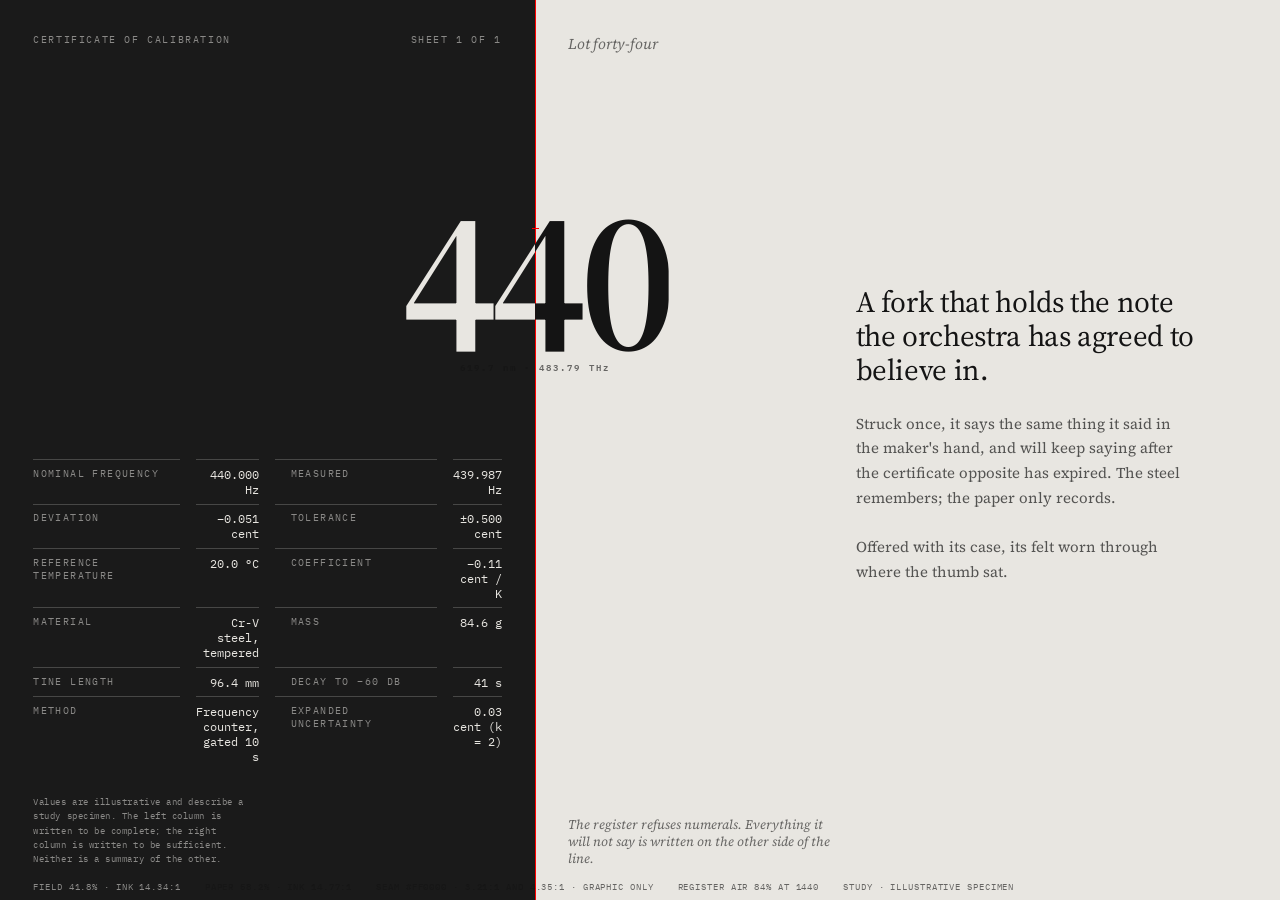
<file: index10.html>
<!doctype html>
<html lang="en">
<head>
<meta charset="utf-8" />
<meta name="viewport" content="width=device-width, initial-scale=1" />
<title>440 — one object, two authorities</title>
<meta name="description" content="A single-screen study: a tuning fork described at once by metrology and by a collector's register, meeting at the only fact they share." />
<link rel="preconnect" href="https://fonts.googleapis.com" />
<link rel="preconnect" href="https://fonts.gstatic.com" crossorigin />
<link href="https://fonts.googleapis.com/css2?family=Source+Serif+4:ital,opsz,wght@0,8..60,400;0,8..60,600;1,8..60,400&family=IBM+Plex+Mono:wght@400;500&family=Inter:wght@400;500&display=swap" rel="stylesheet" />

<style>
/* ===========================================================================
   440 — a free-topic single-screen study.

   DESIGN READ
     Reading this as a single-screen study in which two mutually hostile
     documentary systems describe one object.
     Dialect: auction-editorial — selected, not defaulted: the content IS
     metadata as primary content, which is what P3 exists for.
     Dimensionality: ABSENT. Depth would soften exactly the collision the piece
     exists to hold; density contrast and one overlap carry it instead.
     Vault: 4 relevant references, 2 unusable for missing notes.

   THE OBJECT
     A tuning fork. Metrology describes it in cents of deviation and a
     temperature coefficient. A collector's register describes the same object
     while refusing numerals altogether. Both are authorities and both are
     right. The only fact they share is the number, so the number is the seam.

   WHAT THE VAULT DECIDED
     ciridae-com (3, in) carries serif-sans-tension and overlay-interference in
     its tags — this seam is that pair taken literally. Its recorded weakness is
     that repeated headline-and-explanation compositions become predictable, so
     the seam happens ONCE.
     rmsothebys-com (1, out) is filed for mechanical 50/50 bands, which is why
     the seam sits at 41.8% and not at the centre.
     thegentlewoman-co-uk (1, out) supplies air as status; its weakness — one
     idea and then nothing develops — cannot apply where there is no "then".

   PALETTE — derived by arithmetic (color-taste I5)
     A440 raised forty octaves lands in visible light: 440 x 2^40 = 483.79 THz,
     wavelength 619.7 nm. Converted through the CIE 1931 observer to sRGB it is
     out of gamut and clips to #FF0000. Every step is checkable.

     Then judged where it lands, which is the half of I5 that bites: the
     spectral value fails as text on BOTH grounds — 3.21:1 on paper, 4.35:1 on
     the field — and no single darkening passes both, because darkening it for
     paper kills it on the field. So it carries no text at all. It is the seam
     line and one tick, where the 3:1 graphic threshold applies and it clears
     both grounds. The number itself is ink.

   ONE SCREEN
     100svh, no scroll, at every width. The page cannot resolve by continuing,
     so it resolves by both halves meeting at the number and stopping.
   ======================================================================== */
:root{
  --s1:.25rem; --s2:.5rem; --s3:.75rem; --s4:1rem; --s5:1.5rem;
  --s6:2rem;   --s7:3rem;  --s8:4rem;

  --paper:#e8e6e1;                    /* the register's ground              */
  --field:#1a1a1a;                    /* the metrology ground               */
  --ink:#141414;                      /* 14.77:1 on paper                   */
  --ink-on-field:#e8e6e1;             /* 14.34:1 on the field               */
  --ink70:rgba(20,20,20,.70);
  --ink55:rgba(20,20,20,.61);   /* solved: 4.60:1 on paper */
  --pale70:rgba(232,230,225,.70);
  --pale55:rgba(232,230,225,.55);
  --rule:rgba(20,20,20,.20);
  --rule-field:rgba(232,230,225,.22);
  --spectral:#ff0000;                 /* 619.7 nm. Graphic only, never text. */

  --serif:"Source Serif 4",Georgia,serif;
  --mono:"IBM Plex Mono",ui-monospace,monospace;
  --sans:Inter,system-ui,sans-serif;

  --seam:41.8%;                       /* not the centre; see the vault note */
  --pad:clamp(1rem,2.6vw,2.75rem);
}
*,*::before,*::after{box-sizing:border-box}
html,body{height:100%;margin:0;overflow:hidden}
body{background:var(--paper);color:var(--ink);font-family:var(--sans);
  -webkit-font-smoothing:antialiased}
p,h1,h2,dl,dd{margin:0}
dl{display:grid}

.sheet{position:relative;height:100svh;display:grid;
  grid-template-columns:var(--seam) 1fr;overflow:hidden}

/* --------------------------------------------------- the metrology half -- */
.metro{background:var(--field);color:var(--ink-on-field);
  padding:var(--pad);display:flex;flex-direction:column;gap:var(--s5);
  overflow:hidden}
.metro__top{display:flex;justify-content:space-between;gap:var(--s4);
  align-items:baseline}
.k{font-family:var(--mono);font-size:.625rem;letter-spacing:.16em;
  text-transform:uppercase;color:var(--pale55)}
/* Two pairs per row above 64rem: the plate is then half as tall and the upper
   band is free, so the figure overlaps air instead of eating the readings. */
.metro dl{grid-template-columns:auto 1fr;column-gap:var(--s5);row-gap:0;
  margin-top:auto;align-content:end}
@media (min-width:64rem){
  .metro dl{grid-template-columns:auto 1fr auto 1fr;column-gap:var(--s4)}
  .metro dt:nth-of-type(2n){padding-left:var(--s4)}
}
.metro dt{font-family:var(--mono);font-size:.625rem;letter-spacing:.14em;
  text-transform:uppercase;color:var(--pale55);
  padding:.42rem 0;border-top:1px solid var(--rule-field)}
.metro dd{font-family:var(--mono);font-size:.75rem;font-variant-numeric:tabular-nums;
  padding:.42rem 0;border-top:1px solid var(--rule-field);text-align:right}
.metro__note{font-family:var(--mono);font-size:.5625rem;line-height:1.6;
  letter-spacing:.06em;color:var(--pale55);max-width:44ch}

/* ------------------------------------------------------ the register half - */
.reg{padding:var(--pad);display:flex;flex-direction:column;
  justify-content:space-between;overflow:hidden}
.reg__lot{font-family:var(--serif);font-weight:400;font-style:italic;
  font-size:clamp(.9375rem,1.1vw,1.125rem);color:var(--ink55)}
.reg__say{max-width:34ch;margin-left:auto;margin-right:clamp(0rem,4vw,6rem)}
.reg__say h2{font-family:var(--serif);font-weight:400;
  font-size:clamp(1.375rem,2.3vw,2.125rem);line-height:1.16;letter-spacing:-.012em}
.reg__say p{font-family:var(--serif);font-weight:400;
  font-size:clamp(.9375rem,1vw,1.0625rem);line-height:1.66;color:var(--ink70);
  margin-top:var(--s5)}
.reg__foot{font-family:var(--serif);font-style:italic;font-size:.8125rem;
  color:var(--ink55);max-width:38ch}

/* ============================== THE SEAM =================================
   The one committed gesture: a single number, set once, standing in both
   systems at the same time and crossing the rule between them. The rule is the
   spectral value — graphic, never text.
   ====================================================================== */
.seam{position:absolute;left:var(--seam);top:0;bottom:0;width:1px;
  background:var(--spectral);z-index:2}
.seam::after{content:"";position:absolute;left:-3px;width:7px;height:1px;
  top:calc(31% - 3.2rem);background:var(--spectral)}
.fig{position:absolute;left:var(--seam);top:31%;z-index:3;
  transform:translate(-50%,-50%);pointer-events:none;
  font-family:var(--serif);font-weight:600;font-variant-numeric:tabular-nums;
  font-size:clamp(5rem,15.5vw,15rem);line-height:.8;letter-spacing:-.04em}
/* the same glyphs, painted twice: ink over paper, pale over the field, split
   exactly on the seam. One number, two authorities, no blend. */
.fig span{display:block;position:relative}
.fig span::before,.fig span::after{content:attr(data-n);position:absolute;
  top:0;left:0;white-space:pre}
.fig span::before{color:var(--ink-on-field);clip-path:inset(0 50% 0 0)}
.fig span::after{color:var(--ink);clip-path:inset(0 0 0 50%)}
.fig i{visibility:hidden;font-style:normal}
.fig small{position:absolute;left:50%;top:calc(100% + .35rem);
  transform:translateX(-50%);font-family:var(--mono);font-size:.5625rem;
  letter-spacing:.24em;color:var(--ink55);white-space:nowrap}

/* ------------------------------------------------ the page's own audit --- */
.audit{position:absolute;left:0;right:0;bottom:0;z-index:4;display:flex;
  flex-wrap:wrap;gap:.2rem var(--s5);padding:.5rem var(--pad);
  font-family:var(--mono);font-size:.5625rem;letter-spacing:.1em;
  text-transform:uppercase;pointer-events:none}
.audit span{color:var(--ink55)}
.audit span:first-child{color:var(--pale55)}

@media (max-width:47.99rem){
  /* Authored, not shrunk: stacked, the certificate needs the larger share
     because twelve readings cannot be dropped (U7), and the register's prose is
     short enough to hold the remainder. */
  :root{--seam:60%}
  .sheet{grid-template-columns:1fr;grid-template-rows:var(--seam) 1fr}
  .seam{left:0;right:0;top:var(--seam);bottom:auto;width:auto;height:1px}
  .seam::after{left:calc(50% - 3.2rem);top:-3px;width:1px;height:7px}
  .fig{left:50%;top:var(--seam)}
  .fig span::before{clip-path:inset(0 0 50% 0)}
  .fig span::after{clip-path:inset(50% 0 0 0)}
  /* stacked: reserve the band the figure sits in, rather than letting it land
     on the last readings */
  .metro{padding-bottom:calc(var(--pad) + 2.4rem)}
  .metro dl{margin-top:var(--s4)}
  .fig{font-size:clamp(4rem,13vh,7rem)}
  .metro__note{display:none}
  /* the register reserves the same band the certificate does, so the figure
     lands in the gap between them rather than on either one */
  .reg{padding-top:calc(var(--pad) + 2.4rem)}
  .reg__say{margin-left:0;margin-right:0}
  .audit{font-size:.5rem;gap:.15rem var(--s4)}
}
@media (prefers-reduced-motion:reduce){
  *,*::before,*::after{transition-duration:.001ms!important}
}
</style>
</head>
<body>

<main class="sheet">

  <!-- ===================================================== METROLOGY ==== -->
  <section class="metro" aria-labelledby="m-h">
    <div class="metro__top">
      <p class="k" id="m-h">Certificate of calibration</p>
      <p class="k">Sheet 1 of 1</p>
    </div>

    <dl>
      <dt>Nominal frequency</dt><dd>440.000 Hz</dd>
      <dt>Measured</dt><dd>439.987 Hz</dd>
      <dt>Deviation</dt><dd>&minus;0.051 cent</dd>
      <dt>Tolerance</dt><dd>&plusmn;0.500 cent</dd>
      <dt>Reference temperature</dt><dd>20.0 &deg;C</dd>
      <dt>Coefficient</dt><dd>&minus;0.11 cent / K</dd>
      <dt>Material</dt><dd>Cr-V steel, tempered</dd>
      <dt>Mass</dt><dd>84.6 g</dd>
      <dt>Tine length</dt><dd>96.4 mm</dd>
      <dt>Decay to &minus;60 dB</dt><dd>41 s</dd>
      <dt>Method</dt><dd>Frequency counter, gated 10 s</dd>
      <dt>Expanded uncertainty</dt><dd>0.03 cent (k = 2)</dd>
    </dl>

    <p class="metro__note">Values are illustrative and describe a study
      specimen. The left column is written to be complete; the right column is
      written to be sufficient. Neither is a summary of the other.</p>
  </section>

  <!-- ====================================================== REGISTER ==== -->
  <section class="reg" aria-labelledby="r-h">
    <p class="reg__lot">Lot forty&#8209;four</p>

    <div class="reg__say">
      <h2 id="r-h">A fork that holds the note the orchestra has agreed to
        believe in.</h2>
      <p>Struck once, it says the same thing it said in the maker's hand, and
        will keep saying after the certificate opposite has expired. The steel
        remembers; the paper only records.</p>
      <p>Offered with its case, its felt worn through where the thumb sat.</p>
    </div>

    <p class="reg__foot">The register refuses numerals. Everything it will not
      say is written on the other side of the line.</p>
  </section>

  <!-- ========================================================= THE SEAM = -->
  <div class="seam" aria-hidden="true"></div>
  <p class="fig" aria-hidden="true">
    <span data-n="440"><i>440</i></span>
    <small>619.7 nm &middot; 483.79 THz</small>
  </p>
  <h1 class="k" style="position:absolute;left:-9999px">440 — one object, two authorities</h1>

  <!-- the page carries its own measurements, because the piece is about what
       each system is willing to state -->
  <p class="audit">
    <span>Field 41.8% &middot; ink 14.34:1</span>
    <span>Paper 58.2% &middot; ink 14.77:1</span>
    <span>Seam #FF0000 &middot; 3.21:1 and 4.35:1 &middot; graphic only</span>
    <span>Register air 84% at 1440</span>
    <span>Study &middot; illustrative specimen</span>
  </p>

</main>
</body>
</html>
</file>
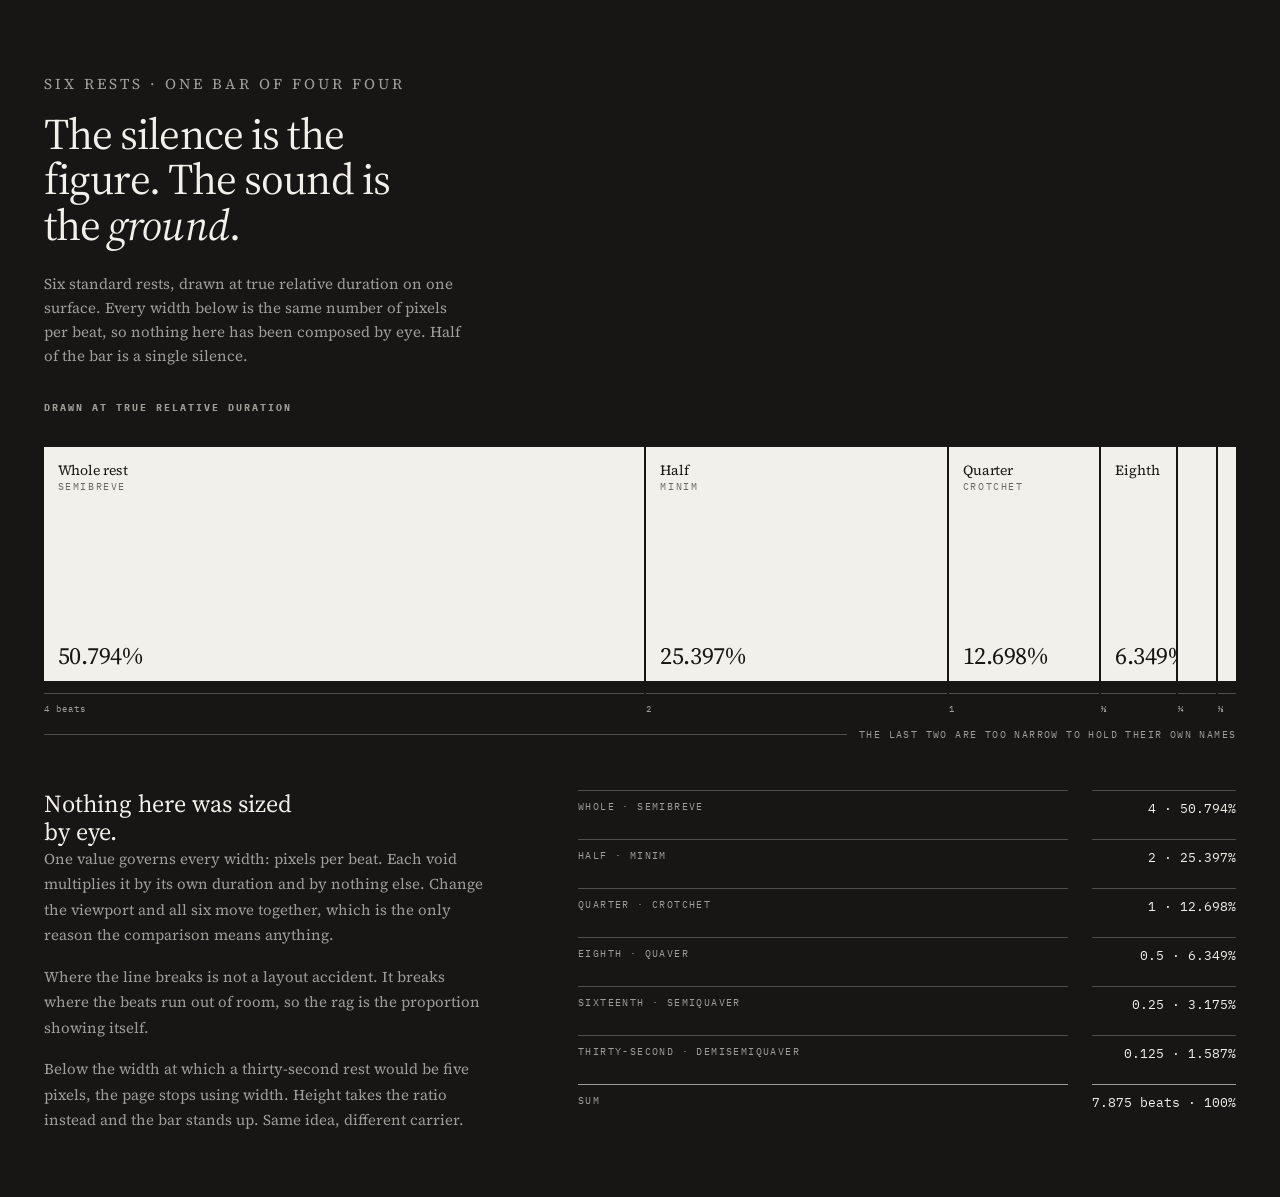
<file: index11.html>
<!doctype html>
<html lang="en">
<head>
<meta charset="utf-8" />
<meta name="viewport" content="width=device-width, initial-scale=1" />
<title>Rests — the silence at true size</title>
<meta name="description" content="The six standard rests of 4/4 drawn at true relative duration on one surface, where the silence is the figure and the sound is the ground." />
<link rel="preconnect" href="https://fonts.googleapis.com" />
<link rel="preconnect" href="https://fonts.gstatic.com" crossorigin />
<link href="https://fonts.googleapis.com/css2?family=Source+Serif+4:ital,opsz,wght@0,8..60,400;0,8..60,600;1,8..60,400&family=IBM+Plex+Mono:wght@400;500&display=swap" rel="stylesheet" />

<style>
/* ===========================================================================
   RESTS — a free-topic study. Nothing behind it: no client, no product.

   COMPOSITION READ
     Subject        the six standard rests of 4/4, at true relative duration on
                    one surface.
     Dialect        brief-derived, engraved-notation: hairlines, exact
                    placement, no ornament, position carries meaning.
                    auction-editorial is not used and would be wrong — this
                    subject has no provenance to state.
     Governing idea THE SILENCE IS THE FIGURE; THE SOUND IS THE GROUND.
                    Figure-ground is inverted deliberately and stays legible (C4).
     Dominant       the whole rest, because it is 50.79% of the bar. Dominance
                    is a measured fact here, not a decision — C1 arrived at
                    through C8 rather than asserted.
     Dimensionality ABSENT. Depth would imply the silences sit above the ground;
                    they are cut into it. Edge and overlap carry the reading.
     Accent         none, and that is the decision rather than an omission.
                    color-taste I5 governs how an accent is derived when there
                    is one; this subject has no colour, and reaching for a
                    highlight is precisely the default I5 exists to catch. What
                    would have been the accent is the void.

   THE ARITHMETIC, so every width on this page is checkable
     whole 4 · half 2 · quarter 1 · eighth 0.5 · sixteenth 0.25 · 32nd 0.125
     sum 7.875 beats
     50.794% · 25.397% · 12.698% · 6.349% · 3.175% · 1.587%

   RECOMPOSITION (C12)
     Above 64rem the bar runs as one course.
     Between 48 and 64rem it WRAPS like a line of type, and the rag is not a
     defect — it is the proportion, made visible by where the line breaks.
     Below 48rem width stops being able to carry the ratio at all: a 32nd rest
     would be five pixels. The carrier changes to HEIGHT and the same six ratios
     stand vertically. The idea is preserved; the mechanism is replaced.
   ======================================================================== */
:root{
  --s1:.25rem; --s2:.5rem; --s3:.75rem; --s4:1rem; --s5:1.5rem;
  --s6:2rem;   --s7:3rem;  --s8:4rem;   --s9:6rem;

  --paper:#f2f0ea;                 /* the void — what the page is about      */
  --ink:#171614;                   /* the ground — 15.36:1 apart             */
  --ink-pale:rgba(242,240,234,.62);
  --ink-hair:rgba(242,240,234,.26);
  --paper-soft:rgba(23,22,20,.62);
  --paper-hair:rgba(23,22,20,.24);

  --serif:"Source Serif 4",Georgia,serif;
  --mono:"IBM Plex Mono",ui-monospace,monospace;

  /* pixels per beat. One number governs every width on the page, so the
     proportions cannot drift apart by hand. */
  /* A bar of four four fills its measure — that is what a bar is. The beat is
     therefore derived from the measure itself, not from the viewport, so the
     seven and seven-eighths beats span it exactly and the leftover space that
     read as unfinished layout disappears. */
  --ppb:calc((100% - (5 * var(--gap))) / 7.875);
  /* Between 48 and 64rem the beat is deliberately kept LARGER than the measure
     can hold, so the bar wraps like a line of type and the rag becomes the
     proportion showing itself. The plan claimed this; without the override the
     bar simply shrank and never broke. */
  --gap:2px;
  --pad:clamp(1rem,3.4vw,4rem);
  --maxw:96rem;
}
*,*::before,*::after{box-sizing:border-box}
html{-webkit-text-size-adjust:100%}
body{margin:0;background:var(--ink);color:var(--paper);font-family:var(--mono);
  -webkit-font-smoothing:antialiased;font-size:1rem;line-height:1.5}
p,h1,h2,dl,dd{margin:0}
.wrap{max-width:var(--maxw);margin-inline:auto;padding-inline:var(--pad);width:100%}
.k{font-family:var(--mono);font-size:.625rem;letter-spacing:.2em;
  text-transform:uppercase;color:var(--ink-pale)}
.num{font-variant-numeric:tabular-nums}
:where(a,button):focus-visible{outline:2px solid var(--paper);outline-offset:3px}

.head{padding-block:var(--s7) var(--s6)}
.head h1{font-family:var(--serif);font-weight:400;
  font-size:clamp(1.75rem,3.4vw,3.25rem);line-height:1.04;letter-spacing:-.02em;
  max-width:19ch;margin-top:var(--s4)}
.head h1 em{font-style:italic}
.head p{max-width:52ch;margin-top:var(--s5);font-family:var(--serif);
  font-size:clamp(.9375rem,1vw,1.0625rem);line-height:1.6;color:var(--ink-pale)}

/* =========================================================================
   THE BAR. Voids cut into an ink field. Nothing here is rounded: a rounded
   void would read as a drawn shape rather than as something removed.
   ====================================================================== */
.bar{display:flex;flex-wrap:wrap;gap:var(--gap);align-items:stretch;
  padding-block:var(--s6) 0}
.rest{position:relative;background:var(--paper);color:var(--ink);
  /* the one line that carries the whole composition */
  width:calc(var(--ppb) * var(--b));
  /* A flex item's default minimum is its content, so the narrow voids stopped
     shrinking and the page began lying about the only thing it claims. The
     declared width has to win outright. */
  flex:0 0 auto;min-width:0;min-inline-size:0;
  min-height:clamp(9rem,26vh,17rem);
  display:flex;flex-direction:column;justify-content:space-between;
  /* With border-box a box cannot be narrower than its own padding, so a fixed
     inline padding quietly becomes a floor and the narrow voids stop obeying
     the ratio. The padding is therefore always smaller than the smallest void. */
  padding:var(--s4) clamp(.3rem,1.1vw,1rem) var(--s3);overflow:hidden}
.rest__n{font-family:var(--serif);font-size:clamp(.875rem,1.05vw,1.1875rem);
  line-height:1.1;letter-spacing:-.008em}
.rest__b{font-family:var(--mono);font-size:.625rem;letter-spacing:.16em;
  text-transform:uppercase;color:var(--paper-soft);font-variant-numeric:tabular-nums}
.rest__p{font-family:var(--serif);font-variant-numeric:tabular-nums;
  font-size:clamp(1rem,1.9vw,2.25rem);line-height:1;letter-spacing:-.02em}

/* a void too narrow to hold its own name says so with a leader, which is the
   engraver's answer and not a compromise */
/* Below a certain width a void cannot carry any mark at all without setting a
   floor under itself. It carries none, and the leader beneath names it — which
   is the engraver's answer rather than a compromise. */
.rest--tight{padding:0}
.rest--tight .rest__n,.rest--tight .rest__b,.rest--tight .rest__p{
  position:absolute;width:1px;height:1px;overflow:hidden;clip:rect(0 0 0 0);
  white-space:nowrap}
/* the leader is a pointer, not a measurement — tying it to the beat made it
   overflow the measure the moment the beat grew */
.lead{display:flex;flex-wrap:wrap;gap:var(--s3);align-items:baseline;
  padding-block:var(--s3) 0}
.lead__line{flex:1 1 4rem;min-width:2rem;height:1px;background:var(--ink-hair);
  align-self:center}
.lead__t{flex:0 1 auto;font-size:.625rem;letter-spacing:.14em;text-transform:uppercase;
  color:var(--ink-pale)}

/* the scale under the bar exists only to prove the widths */
.scale{display:flex;gap:var(--gap);padding-top:var(--s3);flex-wrap:wrap}
.scale span{width:calc(var(--ppb) * var(--b));border-top:1px solid var(--ink-hair);
  padding-top:var(--s2);font-size:.5625rem;letter-spacing:.12em;
  color:var(--ink-pale);font-variant-numeric:tabular-nums;overflow:hidden;
  white-space:nowrap}

.coda{padding-block:var(--s7) var(--s8);display:grid;gap:var(--s6)}
@media (min-width:64rem){ .coda{grid-template-columns:5fr 7fr;gap:var(--s8)} }
.coda h2{font-family:var(--serif);font-weight:400;
  font-size:clamp(1.25rem,1.9vw,1.75rem);line-height:1.14;max-width:22ch}
.coda p{font-family:var(--serif);font-size:.9375rem;line-height:1.7;
  color:var(--ink-pale);max-width:56ch}
.coda p+p{margin-top:var(--s4)}
.sum{display:grid;grid-template-columns:1fr auto;column-gap:var(--s5)}
.sum dt{padding-block:.5rem;border-top:1px solid var(--ink-hair);
  font-size:.625rem;letter-spacing:.14em;text-transform:uppercase;color:var(--ink-pale)}
.sum dd{padding-block:.5rem;border-top:1px solid var(--ink-hair);text-align:right;
  font-variant-numeric:tabular-nums;font-size:.8125rem}
.sum .tot dt,.sum .tot dd{border-top:1px solid var(--ink-pale)}

/* =========================================================================
   BELOW 48rem the carrier changes. Width can no longer hold the ratio — a
   32nd would be five pixels — so HEIGHT takes it and the bar stands up.
   ====================================================================== */
@media (max-width:47.99rem){
  :root{--ppb:clamp(1.6rem,13vh,6rem)}
  .bar{flex-direction:column;flex-wrap:nowrap;padding-block:var(--s5) 0}
  /* standing up, the same trap moves to the block axis */
  .rest{width:100%;min-height:0;min-block-size:0;height:calc(var(--ppb) * var(--b));
    flex-direction:row;align-items:center;justify-content:space-between;
    gap:var(--s4);padding:.3rem var(--s4)}
  /* The two smallest stay unmarked here too: at twelve pixels tall a label
     would set a floor and break the only claim the page makes. Every value is
     stated in the table below, so nothing is lost. */
  .rest--tight{padding:0}
  .rest__b{display:none}
  .rest__p{font-size:clamp(.875rem,3.6vw,1.25rem)}
  .lead,.scale{display:none}
}
@media (min-width:48rem) and (max-width:63.99rem){
  :root{--ppb:15vw}
  /* The scale wraps at its own breakpoints, not the bar's, so in the wrapped
     state it stands under the wrong voids. A scale that mismeasures is worse
     than none; the percentages inside the voids carry the proof here. */
  .scale{display:none}
}
@media (prefers-reduced-motion:reduce){
  *,*::before,*::after{transition-duration:.001ms!important}
}
</style>
</head>
<body>

<main>
  <header class="head wrap">
    <p class="k">Six rests &middot; one bar of four four</p>
    <h1>The silence is the figure. The sound is the <em>ground</em>.</h1>
    <p>Six standard rests, drawn at true relative duration on one surface. Every
      width below is the same number of pixels per beat, so nothing here has been
      composed by eye. Half of the bar is a single silence.</p>
  </header>

  <section class="wrap" aria-labelledby="bar-h">
    <h2 id="bar-h" class="k">Drawn at true relative duration</h2>

    <div class="bar">
      <div class="rest" style="--b:4">
        <p class="rest__n">Whole rest<br /><span class="rest__b">Semibreve</span></p>
        <p class="rest__p">50.794%</p>
      </div>
      <div class="rest" style="--b:2">
        <p class="rest__n">Half<br /><span class="rest__b">Minim</span></p>
        <p class="rest__p">25.397%</p>
      </div>
      <div class="rest" style="--b:1">
        <p class="rest__n">Quarter<br /><span class="rest__b">Crotchet</span></p>
        <p class="rest__p">12.698%</p>
      </div>
      <div class="rest" style="--b:.5">
        <p class="rest__n">Eighth</p>
        <p class="rest__p">6.349%</p>
      </div>
      <div class="rest rest--tight" style="--b:.25">
        <p class="rest__n">Sixteenth<br /><span class="rest__b">Semiquaver</span></p>
        <p class="rest__p">3.175%</p>
      </div>
      <div class="rest rest--tight" style="--b:.125">
        <p class="rest__n">Thirty-second<br /><span class="rest__b">Demisemiquaver</span></p>
        <p class="rest__p">1.587%</p>
      </div>
    </div>

    <div class="scale" aria-hidden="true">
      <span style="--b:4">4 beats</span>
      <span style="--b:2">2</span>
      <span style="--b:1">1</span>
      <span style="--b:.5">&frac12;</span>
      <span style="--b:.25">&frac14;</span>
      <span style="--b:.125">&#8539;</span>
    </div>

    <div class="lead" aria-hidden="true">
      <span class="lead__line"></span>
      <span class="lead__t">The last two are too narrow to hold their own names</span>
    </div>
  </section>

  <section class="coda wrap" aria-labelledby="coda-h">
    <div>
      <h2 id="coda-h">Nothing here was sized by eye.</h2>
      <p>One value governs every width: pixels per beat. Each void multiplies it
        by its own duration and by nothing else. Change the viewport and all six
        move together, which is the only reason the comparison means anything.</p>
      <p>Where the line breaks is not a layout accident. It breaks where the beats
        run out of room, so the rag is the proportion showing itself.</p>
      <p>Below the width at which a thirty-second rest would be five pixels, the
        page stops using width. Height takes the ratio instead and the bar stands
        up. Same idea, different carrier.</p>
    </div>
    <dl class="sum">
      <dt>Whole &middot; semibreve</dt><dd class="num">4 &middot; 50.794%</dd>
      <dt>Half &middot; minim</dt><dd class="num">2 &middot; 25.397%</dd>
      <dt>Quarter &middot; crotchet</dt><dd class="num">1 &middot; 12.698%</dd>
      <dt>Eighth &middot; quaver</dt><dd class="num">0.5 &middot; 6.349%</dd>
      <dt>Sixteenth &middot; semiquaver</dt><dd class="num">0.25 &middot; 3.175%</dd>
      <dt>Thirty-second &middot; demisemiquaver</dt><dd class="num">0.125 &middot; 1.587%</dd>
      <div class="tot" style="display:contents">
        <dt>Sum</dt><dd class="num">7.875 beats &middot; 100%</dd>
      </div>
    </dl>
  </section>
</main>

</body>
</html>
</file>
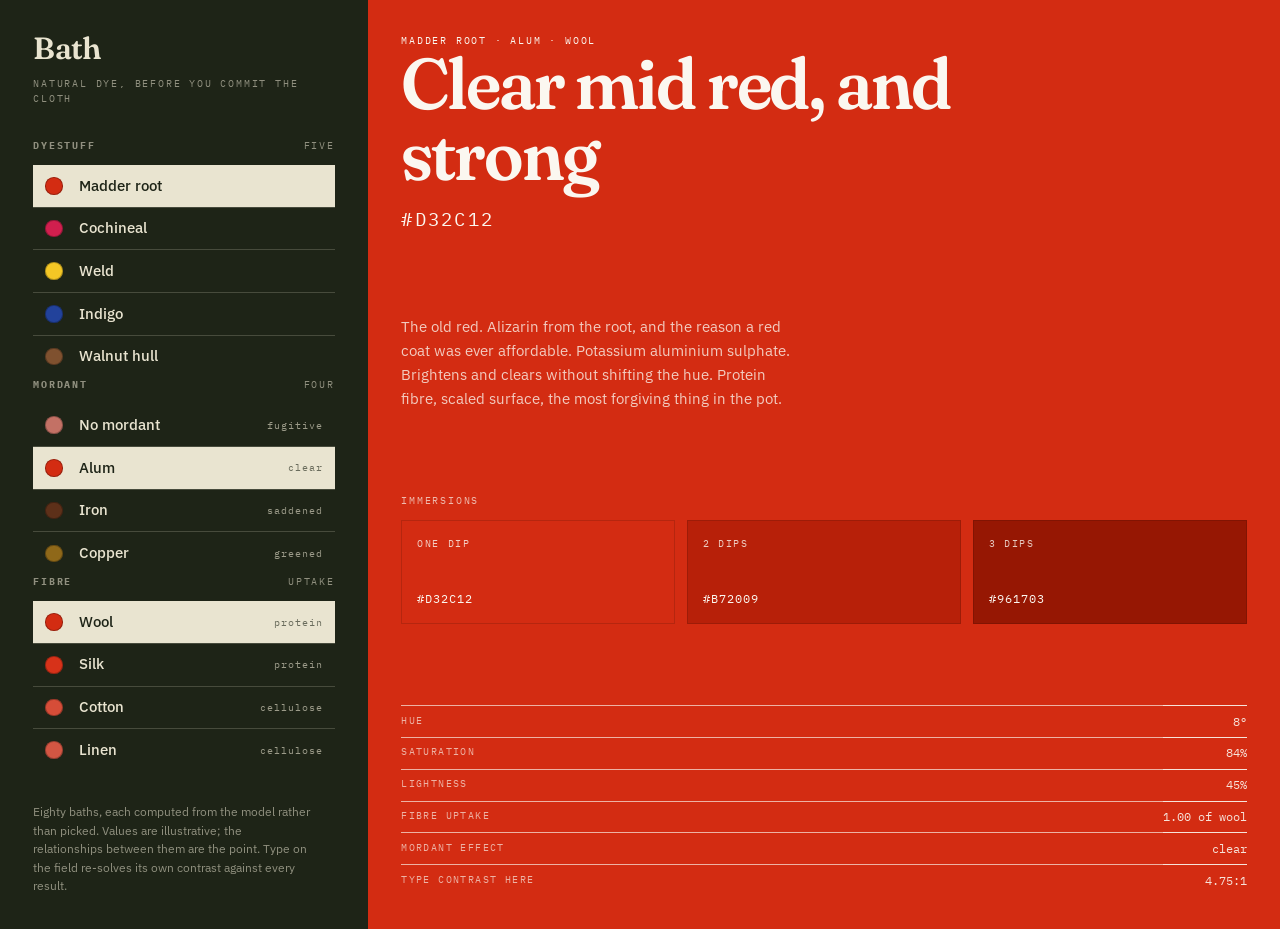
<file: index12.html>
<!doctype html>
<html lang="en">
<head>
<meta charset="utf-8" />
<meta name="viewport" content="width=device-width, initial-scale=1" />
<title>Bath — what the dye pot will give you</title>
<meta name="description" content="Choose a dyestuff, a mordant and a fibre, and see the bath before you commit cloth to it. Eighty baths, each one computed rather than picked." />
<link rel="preconnect" href="https://fonts.googleapis.com" />
<link rel="preconnect" href="https://fonts.gstatic.com" crossorigin />
<link href="https://fonts.googleapis.com/css2?family=Fraunces:opsz,wght@9..144,400;9..144,600&family=IBM+Plex+Sans:wght@400;500;600&family=IBM+Plex+Mono:wght@400;500&display=swap" rel="stylesheet" />

<style>
/* ===========================================================================
   BATH — a natural-dye predictor.

   PURPOSE
     A dyer has to commit cloth to a pot before they can see what it gives.
     Madder with alum is not madder with iron; cotton takes barely half of what
     wool takes. This shows the bath first. Five dyestuffs x four mordants x
     four fibres = eighty baths, and every one is computed from a stated model
     rather than picked by hand.

   COLOUR IS THE FUNCTION, NOT THE DECORATION
     The result floods the page because the result IS the answer. Chrome is the
     reduced indigo vat — the murky yellow-green a vat actually is before the
     cloth hits air and turns blue — so the surround is the workshop and the
     field is the outcome. Nothing here is monochrome and nothing is neutral by
     default; the only greys on the page are the ones a bath produces.

   THE MODEL, stated so it can be argued with
     Each dyestuff carries a base hue, saturation and lightness.
     Mordants transform it the way they do in a pot:
       none    weak uptake, pale and fugitive
       alum    brightens and clears
       iron    "saddens" — pulls toward olive and darkens
       copper  shifts green and deepens
     Hue moves TOWARD a target rather than by addition, because a saddened red
     goes olive and a saddened blue goes teal — they do not both rotate the same
     way.
     Fibre sets uptake: protein fibres take far more than cellulose without a
     tannin step. wool 1.00 · silk 0.90 · cotton 0.60 · linen 0.52.
     Dips deepen: each further immersion raises saturation and drops lightness.
     Values are illustrative. The relationships are the point, not the hexes.

   COMPOSITION
     Dominant   the bath. It is the largest mass, and it is the answer.
     Path       choose along the rails -> the field floods -> the ladder shows
                what a second and third dip would add -> the readout names it.
     Figure     the field is the figure; the rails are the ground it sits in.
     Tension    a fugitive no-mordant bath sits beside a three-dip iron bath in
                the same ladder, which is the whole argument of mordanting.
     Recompose  desktop, rails left and the field right; tablet, rails become a
                band above a wide field; mobile, THE FIELD BECOMES THE PAGE and
                the rails become a sheet over it, because on a phone the colour
                has to be the surface you are looking at, not a panel beside it.

   Type re-solves its own contrast against every one of the eighty baths at
   runtime — the ink is chosen, then corrected until it clears 4.5:1, and the
   ratio it reached is printed on the page.
   ======================================================================== */
:root{
  --s1:.25rem; --s2:.5rem; --s3:.75rem; --s4:1rem; --s5:1.5rem;
  --s6:2rem;   --s7:3rem;  --s8:4rem;

  /* the reduced vat: what an indigo pot looks like before the air gets to it */
  --vat:#1e2417;
  --vat-2:#28301d;
  --vat-line:rgba(233,228,208,.20);
  --vat-ink:#e9e4d0;
  --vat-ink-70:rgba(233,228,208,.72);
  --vat-ink-50:rgba(233,228,208,.56);

  /* written by script; these are only the first paint */
  --bath:#8f3a2a;
  --ink:#12100e;
  --ink-70:rgba(18,16,14,.74);

  --display:Fraunces,Georgia,serif;
  --sans:"IBM Plex Sans",system-ui,sans-serif;
  --mono:"IBM Plex Mono",ui-monospace,monospace;

  --pad:clamp(1rem,2.6vw,2.5rem);
}
*,*::before,*::after{box-sizing:border-box}
html{-webkit-text-size-adjust:100%}
body{margin:0;background:var(--vat);color:var(--vat-ink);font-family:var(--sans);
  font-size:1rem;line-height:1.5;-webkit-font-smoothing:antialiased;
  min-height:100svh}
p,h1,h2,h3,dl,dd{margin:0}
button{font:inherit;color:inherit;background:none;border:0;cursor:pointer}
.k{font-family:var(--mono);font-size:.625rem;letter-spacing:.18em;
  text-transform:uppercase}
.num{font-variant-numeric:tabular-nums}
:where(button,a,[tabindex]):focus-visible{outline:2px solid currentColor;outline-offset:3px}
.vh{position:absolute;width:1px;height:1px;overflow:hidden;clip:rect(0 0 0 0);white-space:nowrap}

/* =========================================================================
   SHELL — rails in the vat, the bath beside them.
   ====================================================================== */
.shell{display:grid;min-height:100svh}
@media (min-width:64rem){ .shell{grid-template-columns:23rem 1fr} }

.rails{padding:var(--pad);display:flex;flex-direction:column;gap:var(--s6);
  background:var(--vat)}
.brand{display:flex;align-items:baseline;gap:var(--s3);flex-wrap:wrap}
.brand h1{font-family:var(--display);font-weight:600;
  font-size:clamp(1.75rem,2.4vw,2.375rem);line-height:1;letter-spacing:-.02em;
  font-variation-settings:'SOFT' 40,'WONK' 1}
.brand p{color:var(--vat-ink-50)}

.rail__h{display:flex;justify-content:space-between;align-items:baseline;
  gap:var(--s4);color:var(--vat-ink-50);margin-bottom:var(--s3)}
.opts{display:flex;flex-direction:column;gap:1px;background:var(--vat-line)}
.opt{display:flex;align-items:center;gap:var(--s4);width:100%;text-align:left;
  padding:.6rem .75rem;background:var(--vat);
  transition:background .2s ease,color .2s ease}
.opt:hover{background:var(--vat-2)}
.opt[aria-pressed="true"]{background:var(--vat-ink);color:var(--vat)}
.opt__sw{flex:0 0 auto;width:1.1rem;height:1.1rem;border-radius:50%;
  box-shadow:inset 0 0 0 1px rgba(0,0,0,.28)}
.opt__n{font-size:.9375rem;font-weight:500}
.opt__t{margin-left:auto;font-family:var(--mono);font-size:.625rem;
  letter-spacing:.1em;opacity:.62;white-space:nowrap}

/* =========================================================================
   THE BATH — the dominant. It is the answer, so it is the largest mass.
   ====================================================================== */
.bath{position:relative;background:var(--bath);color:var(--ink);
  display:flex;flex-direction:column;justify-content:space-between;
  padding:var(--pad);gap:var(--s6);min-height:60svh;
  transition:background-color .55s cubic-bezier(.22,1,.36,1),color .3s ease}
.bath__top{display:flex;flex-wrap:wrap;gap:var(--s4) var(--s6);
  align-items:baseline;justify-content:space-between}
.bath__name{font-family:var(--display);font-weight:600;
  font-size:clamp(2.25rem,5.6vw,5rem);line-height:.98;letter-spacing:-.03em;
  max-width:16ch;font-variation-settings:'SOFT' 60,'WONK' 1}
.bath__say{font-size:clamp(.9375rem,1.05vw,1.0625rem);line-height:1.6;
  max-width:44ch;color:var(--ink-70)}
.bath__hex{font-family:var(--mono);font-size:clamp(1rem,1.5vw,1.375rem);
  letter-spacing:.12em}

/* the dip ladder — the same bath at one, two and three immersions */
.ladder{display:grid;grid-template-columns:repeat(3,1fr);gap:var(--s3)}
.dip{border-radius:0;padding:var(--s4);min-height:6.5rem;display:flex;
  flex-direction:column;justify-content:space-between;gap:var(--s4);
  box-shadow:inset 0 0 0 1px rgba(0,0,0,.14);
  transition:background-color .55s cubic-bezier(.22,1,.36,1),color .3s ease}
.dip__n{font-family:var(--mono);font-size:.625rem;letter-spacing:.16em;
  text-transform:uppercase;opacity:.8}
.dip__v{font-family:var(--mono);font-size:.75rem;letter-spacing:.08em}

/* the two borders met across a gap and read as one broken rule rather than one
   rule; the gap moves inside the key instead */
.facts{display:grid;grid-template-columns:1fr auto;column-gap:0}
.facts dt{padding:.4rem var(--s5) .4rem 0;border-top:1px solid currentColor;
  font-family:var(--mono);font-size:.625rem;letter-spacing:.14em;
  text-transform:uppercase;opacity:.66;line-height:1.6}
.facts dd{padding-block:.4rem;border-top:1px solid currentColor;text-align:right;
  font-family:var(--mono);font-size:.75rem;font-variant-numeric:tabular-nums;opacity:.9}

.note{color:var(--vat-ink-50);font-size:.75rem;line-height:1.55;max-width:40ch}

/* =========================================================================
   RECOMPOSITION — not a stack.
   Tablet: the rails become a band of three columns above a wide field.
   Mobile: the FIELD BECOMES THE PAGE and the rails become a sheet over it,
   because on a phone the colour has to be the surface you are looking at.
   ====================================================================== */
@media (max-width:63.99rem){
  .shell{grid-template-rows:auto 1fr}
  .rails{gap:var(--s5)}
  .rails__set{display:grid;grid-template-columns:repeat(3,1fr);gap:var(--s5)}
  .bath{min-height:52svh}
}
@media (max-width:47.99rem){
  .shell{display:block;min-height:0}
  .bath{position:fixed;inset:0;z-index:0;min-height:0;height:100svh;
    padding:var(--pad) var(--pad) 13.5rem;justify-content:flex-start;gap:var(--s5);
    overflow-y:auto;overscroll-behavior:contain}
  .bath__name{font-size:clamp(2rem,10vw,3rem)}
  .ladder{grid-template-columns:repeat(3,1fr);gap:var(--s2)}
  .dip{min-height:4.5rem;padding:var(--s3)}
  .rails{position:fixed;left:0;right:0;bottom:0;z-index:2;gap:var(--s4);
    padding:var(--s4) var(--pad) var(--s5);
    background:var(--vat);border-top:1px solid var(--vat-line);
    box-shadow:0 -18px 40px rgba(0,0,0,.34)}
  .brand{display:none}
  .rails__set{display:flex;flex-direction:column;gap:var(--s4)}
  .rail__h{margin-bottom:var(--s2)}
  /* the three axes become swipeable rows of chips, not a stacked list */
  .opts{flex-direction:row;gap:var(--s2);overflow-x:auto;background:none;
    scroll-snap-type:x proximity;padding-bottom:2px;
    margin-inline:calc(var(--pad) * -1);padding-inline:var(--pad)}
  .opt{width:auto;flex:0 0 auto;padding:.45rem .7rem;scroll-snap-align:start;
    border:1px solid var(--vat-line);gap:var(--s3)}
  .opt__t{display:none}
  .note{display:none}
}
@media (prefers-reduced-motion:reduce){
  .bath,.dip{transition:none}
}
</style>
</head>
<body>

<div class="shell">

  <!-- ================================================== RAILS (the vat) -->
  <div class="rails">
    <div class="brand">
      <h1>Bath</h1>
      <p class="k">Natural dye, before you commit the cloth</p>
    </div>

    <div class="rails__set">
      <section aria-labelledby="r1">
        <div class="rail__h"><h2 class="k" id="r1">Dyestuff</h2><span class="k">Five</span></div>
        <div class="opts" id="rail-dye" role="group" aria-label="Dyestuff"></div>
      </section>
      <section aria-labelledby="r2">
        <div class="rail__h"><h2 class="k" id="r2">Mordant</h2><span class="k">Four</span></div>
        <div class="opts" id="rail-mordant" role="group" aria-label="Mordant"></div>
      </section>
      <section aria-labelledby="r3">
        <div class="rail__h"><h2 class="k" id="r3">Fibre</h2><span class="k">Uptake</span></div>
        <div class="opts" id="rail-fibre" role="group" aria-label="Fibre"></div>
      </section>
    </div>

    <p class="note">Eighty baths, each computed from the model rather than
      picked. Values are illustrative; the relationships between them are the
      point. Type on the field re-solves its own contrast against every result.</p>
  </div>

  <!-- ====================================================== THE BATH ==== -->
  <main class="bath" id="bath">
    <div class="bath__top">
      <div>
        <p class="k" id="bath-kicker">Madder &middot; alum &middot; wool</p>
        <h2 class="bath__name" id="bath-name">Turkey red, clear and warm</h2>
      </div>
      <p class="bath__hex num" id="bath-hex">#8F3A2A</p>
    </div>

    <p class="bath__say" id="bath-say"></p>

    <div>
      <p class="k" style="opacity:.7;margin-bottom:var(--s3)">Immersions</p>
      <div class="ladder" id="ladder"></div>
    </div>

    <dl class="facts" id="facts"></dl>
  </main>
</div>

<script>
(function(){
  'use strict';

  /* ---- the model ------------------------------------------------------ */
  var DYES=[
    {id:'madder',   n:'Madder root', h:8,   s:74, l:42, note:'The old red. Alizarin from the root, and the reason a red coat was ever affordable.'},
    {id:'cochineal',n:'Cochineal',   h:344, s:64, l:44, note:'Carminic acid, from insects farmed on cactus. The most expensive red in the room.'},
    {id:'weld',     n:'Weld',        h:47,  s:80, l:52, note:'The clearest yellow in the European palette, and the one that stays clear.'},
    {id:'indigo',   n:'Indigo',      h:224, s:54, l:34, note:'Not a bath at all in the strict sense — it strikes on air, not on a mordant.'},
    {id:'walnut',   n:'Walnut hull', h:26,  s:36, l:31, note:'A substantive dye. It grips without help, and it will grip your hands too.'}
  ];
  /* mordants pull hue TOWARD a target, because a saddened red goes olive and a
     saddened blue goes teal — they do not rotate the same way */
  var MORDANTS=[
    {id:'none',  n:'No mordant', toward:null, pull:0,    ds:-30, dl:16, t:'fugitive', note:'It will take, and it will wash out. This is the control, not a method.'},
    {id:'alum',  n:'Alum',       toward:null, pull:0,    ds:10,  dl:3,  t:'clear',    note:'Potassium aluminium sulphate. Brightens and clears without shifting the hue.'},
    {id:'iron',  n:'Iron',       toward:72,   pull:.20,  ds:-16, dl:-19,t:'saddened', note:'Ferrous sulphate. Dyers call the effect saddening, and that is exactly what it looks like.'},
    {id:'copper',n:'Copper',     toward:142,  pull:.24,  ds:-4,  dl:-9, t:'greened',  note:'Copper sulphate pushes toward green and deepens the tone a step.'}
  ];
  var FIBRES=[
    {id:'wool',  n:'Wool',   u:1.00, t:'protein',   note:'Protein fibre, scaled surface, the most forgiving thing in the pot.'},
    {id:'silk',  n:'Silk',   u:0.90, t:'protein',   note:'Protein again, smoother, and it returns the colour with more light in it.'},
    {id:'cotton',n:'Cotton', u:0.60, t:'cellulose', note:'Cellulose. Without a tannin step it takes little, and this shows the little.'},
    {id:'linen', n:'Linen',  u:0.52, t:'cellulose', note:'Cellulose and waxier still. The hardest of the four to persuade.'}
  ];

  var state={dye:'madder',mordant:'alum',fibre:'wool'};
  var byId=function(list,id){for(var i=0;i<list.length;i++) if(list[i].id===id) return list[i];};

  /* ---- colour ---------------------------------------------------------- */
  function shortest(a,b){var d=((b-a)%360+540)%360-180;return d;}
  function bathHSL(dye,mor,fib,dip){
    var h=dye.h, s=dye.s, l=dye.l;
    if(mor.toward!==null) h=(h+shortest(h,mor.toward)*mor.pull+360)%360;
    s+=mor.ds; l+=mor.dl;
    /* uptake: cellulose returns a paler, weaker bath */
    var u=fib.u;
    s=s*(0.46+0.54*u);
    l=l+(1-u)*20;
    /* each further immersion deepens */
    var k=dip-1;
    s=s+k*7; l=l-k*7.5;
    return [ (h+360)%360, Math.max(4,Math.min(96,s)), Math.max(7,Math.min(93,l)) ];
  }
  function hsl2rgb(h,s,l){
    s/=100;l/=100;
    var c=(1-Math.abs(2*l-1))*s, x=c*(1-Math.abs((h/60)%2-1)), m=l-c/2, r,g,b;
    if(h<60){r=c;g=x;b=0;} else if(h<120){r=x;g=c;b=0;} else if(h<180){r=0;g=c;b=x;}
    else if(h<240){r=0;g=x;b=c;} else if(h<300){r=x;g=0;b=c;} else {r=c;g=0;b=x;}
    return [r,g,b].map(function(v){return Math.round((v+m)*255);});
  }
  function hex(rgb){return '#'+rgb.map(function(v){
    return ('0'+Math.max(0,Math.min(255,v)).toString(16)).slice(-2);}).join('').toUpperCase();}
  function rel(v){v/=255;return v<=0.04045?v/12.92:Math.pow((v+0.055)/1.055,2.4);}
  function lum(rgb){return 0.2126*rel(rgb[0])+0.7152*rel(rgb[1])+0.0722*rel(rgb[2]);}
  function ratio(a,b){var x=lum(a),y=lum(b);if(x<y){var t=x;x=y;y=t;}
    return (x+0.05)/(y+0.05);}

  /* Type must clear 4.5:1 on every one of the eighty baths, so the ink is not
     a token — it is solved against the field and then reported. */
  function inkFor(rgb){
    var dark=[18,16,14], light=[251,247,240];
    var best=ratio(dark,rgb)>=ratio(light,rgb)?dark.slice():light.slice();
    var toDark=best[0]<128;
    var step=0;
    while(ratio(best,rgb)<4.5 && step<60){
      for(var i=0;i<3;i++) best[i]=toDark?Math.max(0,best[i]-4):Math.min(255,best[i]+4);
      step++;
    }
    return {rgb:best,cr:ratio(best,rgb)};
  }

  /* ---- rails ----------------------------------------------------------- */
  function swatchFor(kind,item){
    var d=kind==='dye'?item:byId(DYES,state.dye);
    var m=kind==='mordant'?item:byId(MORDANTS,state.mordant);
    var f=kind==='fibre'?item:byId(FIBRES,state.fibre);
    var c=bathHSL(d,m,f,1);
    return hex(hsl2rgb(c[0],c[1],c[2]));
  }
  function buildRail(el,list,kind){
    el.innerHTML='';
    list.forEach(function(item){
      var b=document.createElement('button');
      b.type='button'; b.className='opt'; b.dataset.kind=kind; b.dataset.id=item.id;
      b.setAttribute('aria-pressed', state[kind]===item.id?'true':'false');
      b.innerHTML='<span class="opt__sw" style="background:'+swatchFor(kind,item)+'"></span>'+
        '<span class="opt__n">'+item.n+'</span>'+
        '<span class="opt__t">'+(item.t||(item.u!==undefined?item.u.toFixed(2):''))+'</span>';
      el.appendChild(b);
    });
  }

  /* ---- render ---------------------------------------------------------- */
  var elBath=document.getElementById('bath');
  function render(){
    var d=byId(DYES,state.dye), m=byId(MORDANTS,state.mordant), f=byId(FIBRES,state.fibre);
    var c=bathHSL(d,m,f,1), rgb=hsl2rgb(c[0],c[1],c[2]), h=hex(rgb), ink=inkFor(rgb);
    var inkHex=hex(ink.rgb);

    var root=document.documentElement.style;
    root.setProperty('--bath',h);
    root.setProperty('--ink',inkHex);
    root.setProperty('--ink-70','rgba('+ink.rgb.join(',')+',.78)');

    document.getElementById('bath-kicker').textContent=
      d.n+' · '+m.n+' · '+f.n;
    document.getElementById('bath-hex').textContent=h;
    document.getElementById('bath-name').textContent=nameFor(c,m,f);
    document.getElementById('bath-say').textContent=d.note+' '+m.note+' '+f.note;

    /* the ladder: the same bath at one, two and three immersions */
    var lad=document.getElementById('ladder'); lad.innerHTML='';
    [1,2,3].forEach(function(n){
      var cc=bathHSL(d,m,f,n), rr=hsl2rgb(cc[0],cc[1],cc[2]), hh=hex(rr), ii=inkFor(rr);
      var div=document.createElement('div');
      div.className='dip';
      div.style.background=hh; div.style.color=hex(ii.rgb);
      div.innerHTML='<span class="dip__n">'+(n===1?'One dip':n+' dips')+'</span>'+
        '<span class="dip__v num">'+hh+'</span>';
      lad.appendChild(div);
    });

    var facts=document.getElementById('facts');
    facts.innerHTML=
      row('Hue', Math.round(c[0])+'°') +
      row('Saturation', Math.round(c[1])+'%') +
      row('Lightness', Math.round(c[2])+'%') +
      row('Fibre uptake', f.u.toFixed(2)+' of wool') +
      row('Mordant effect', m.t) +
      row('Type contrast here', ink.cr.toFixed(2)+':1');

    ['dye','mordant','fibre'].forEach(function(k){
      buildRail(document.getElementById('rail-'+k),
        k==='dye'?DYES:k==='mordant'?MORDANTS:FIBRES, k);
    });
  }
  function row(k,v){return '<dt>'+k+'</dt><dd>'+v+'</dd>';}

  /* a plain-language name, because a dyer says "saddened madder", not "hsl" */
  function nameFor(c,m,f){
    var h=c[0], l=c[2], s=c[1];
    var fam = h<18||h>=345 ? 'red'
            : h<42  ? 'orange'
            : h<70  ? 'yellow'
            : h<95  ? 'olive'
            : h<165 ? 'green'
            : h<200 ? 'teal'
            : h<255 ? 'blue'
            : h<290 ? 'violet' : 'magenta';
    var depth = l<24 ? 'deep' : l<40 ? 'full' : l<58 ? 'mid' : l<72 ? 'soft' : 'pale';
    var body  = s<18 ? 'and nearly out of it' : s<34 ? 'and quiet' :
                s<55 ? 'and even' : 'and strong';
    var lead  = m.id==='iron' ? 'Saddened' : m.id==='copper' ? 'Greened' :
                m.id==='none' ? 'Fugitive' : 'Clear';
    return lead+' '+depth+' '+fam+', '+body;
  }

  document.addEventListener('click',function(e){
    var b=e.target.closest('.opt'); if(!b) return;
    state[b.dataset.kind]=b.dataset.id;
    render();
  });

  render();
})();
</script>
</body>
</html>
</file>
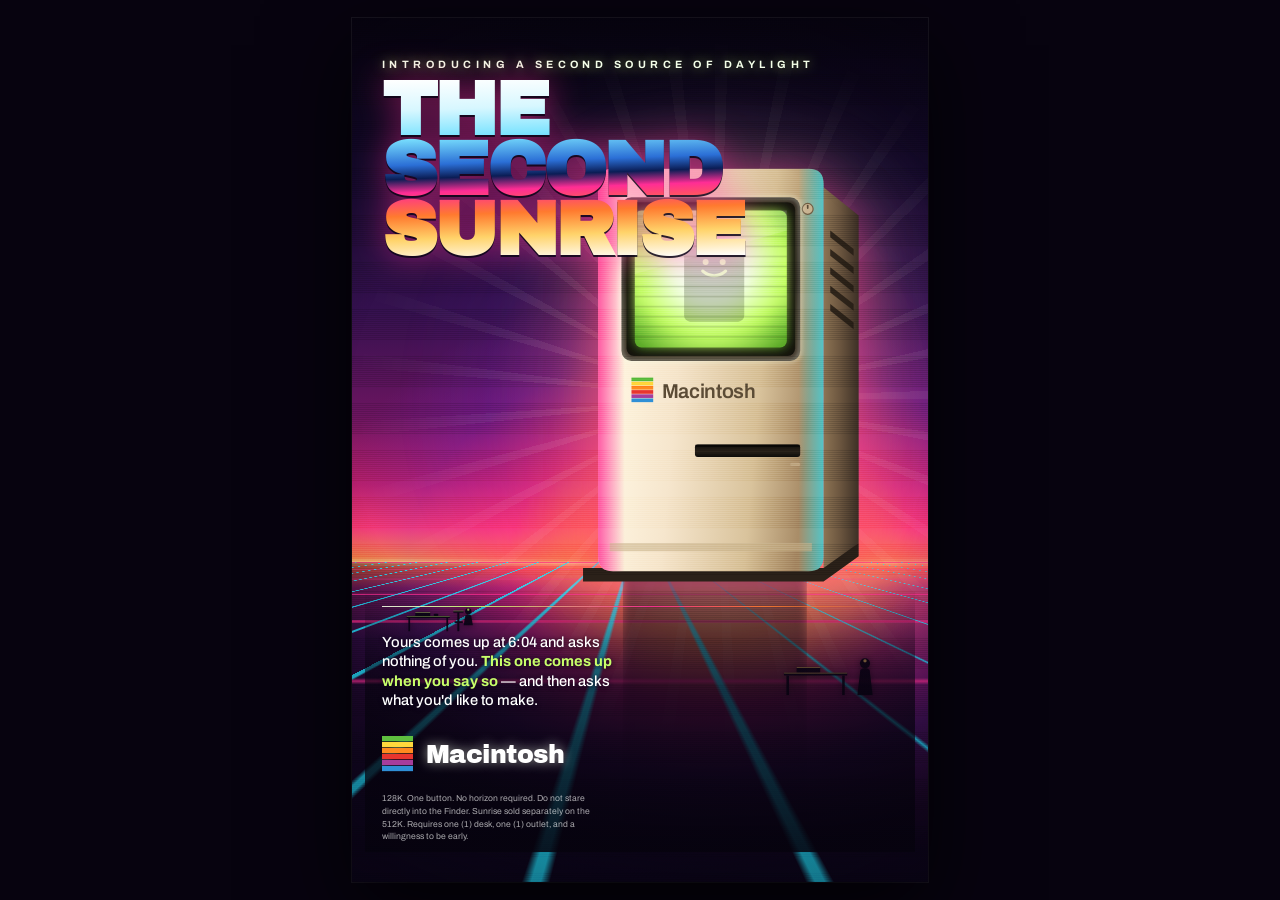
<file: index13.html>
<!doctype html>
<html lang="en">
<head>
<meta charset="utf-8" />
<meta name="viewport" content="width=device-width, initial-scale=1" />
<title>The Second Sunrise — Macintosh, 1984</title>
<meta name="description" content="A fictional 1984 advertising poster. Macintosh rises over the grid, and everything in the frame is lit by its screen." />
<link rel="preconnect" href="https://fonts.googleapis.com" />
<link rel="preconnect" href="https://fonts.gstatic.com" crossorigin />
<link href="https://fonts.googleapis.com/css2?family=Archivo+Black&family=Archivo:wdth,wght@75..125,400..700&display=swap" rel="stylesheet" />

<style>
/* ===========================================================================
   THE SECOND SUNRISE — a fictional 1984 Macintosh poster.
   Not affiliated with Apple. Apple, Macintosh and the rainbow mark belong to
   Apple Inc.; this is a made-up campaign for a machine that stopped being sold
   forty years ago.

   THE PROMISE, MADE VISIBLE
     The claim is that the machine is a source of light. So it is not lit BY the
     scene — the scene is lit by IT. The corona, the sky's warm band, the glow
     along the grid wires, the rim on the chrome desk in the foreground and the
     long cast shadow all originate at the screen. Remove the Macintosh and the
     poster goes dark, which is the argument.

   MEDIUM
     The machine is drawn as real geometry in SVG — body taper, recessed bezel,
     floppy slot, vents, the six-stripe mark — because a photograph of a beige
     box would have brought beige nostalgia with it. The sky, corona, grid and
     bloom are CSS: gradients and blur do atmosphere better than paths do.

   COLOUR
     Derived from the machine's own phosphor and the year. The P4 screen white
     of a 9-inch Mac tube is a slightly green-white, so the light source is
     #F4FFE9 and everything the light touches carries that cast. The sky runs
     from the CRT's own afterglow through the magenta a 1984 airbrush reached
     for, into the sodium orange of a horizon. Beige appears exactly once — in
     the shadowed right flank, where the machine is out of its own light.
   ======================================================================== */
:root{
  --phos:#f4ffe9;        /* P4 phosphor white — the source of every light here */
  --glow:#c8ff6a;
  --magenta:#ff2d95;
  --violet:#7b2ff7;
  --deep:#150a2e;
  --night:#0b0518;
  --sodium:#ff7a2f;
  --cyan:#20e5ff;
  --beige:#e7dcc2;       /* used once, and only where the light does not reach */
  --ink:#0b0518;
}
*,*::before,*::after{box-sizing:border-box}
html,body{height:100%;margin:0;background:#07030f;overflow:hidden}
body{display:grid;place-items:center;font-family:Archivo,system-ui,sans-serif;
  -webkit-font-smoothing:antialiased}

/* the poster itself — a fixed sheet, scaled whole to whatever it is shown on */
.poster{position:relative;aspect-ratio:2/3;width:min(96vw,calc(96svh * 2 / 3));
  overflow:hidden;background:var(--night);
  box-shadow:0 3vh 9vh rgba(0,0,0,.75),0 0 0 1px rgba(255,255,255,.07);
  container-type:inline-size}

/* ---------------------------------------------------------------- the sky */
/* the horizon sits at 63% and the light bands stack onto it, so there is a
   line for the machine to rise over */
.sky{position:absolute;inset:0;
  background:
    radial-gradient(86% 40% at 63% 63%, rgba(255,214,120,.95) 0%,
      rgba(255,122,47,.72) 22%, rgba(255,45,149,.42) 42%,
      rgba(123,47,247,.18) 62%, rgba(11,5,24,0) 82%),
    linear-gradient(180deg, #06030e 0%, #150a2e 18%, #35114f 34%,
      #6b1560 46%, #b81f66 54%, #ff3d6e 59%, #ff8a3d 62.4%,
      #ffd36a 63%, #ff6a2f 63.6%, #7a1a52 66%, #2a0b3f 72%, #0b0518 100%)}
/* the horizon line itself, hot where the machine sits on it */
.horizon{position:absolute;left:0;right:0;top:63%;height:.5cqi;
  background:linear-gradient(90deg, transparent, rgba(255,214,120,.5) 30%,
    #fff6d8 63%, rgba(255,214,120,.5) 88%, transparent);
  filter:blur(.18cqi)}

/* the corona — the machine's own screen bleeding into the air behind it */
.corona{position:absolute;left:63%;top:44%;width:126%;aspect-ratio:1;
  transform:translate(-50%,-50%);border-radius:50%;
  background:radial-gradient(circle,
    rgba(244,255,233,.85) 0%, rgba(200,255,106,.42) 9%,
    rgba(255,122,47,.30) 18%, rgba(255,45,149,.16) 30%,
    rgba(123,47,247,.06) 44%, rgba(11,5,24,0) 62%);
  filter:blur(.4cqi);animation:breathe 7s ease-in-out infinite}
@keyframes breathe{0%,100%{opacity:.92;transform:translate(-50%,-50%) scale(1)}
  50%{opacity:1;transform:translate(-50%,-50%) scale(1.035)}}

/* rays, struck from the screen and cut by the sheet */
.rays{position:absolute;left:63%;top:44%;width:190%;aspect-ratio:1;
  transform:translate(-50%,-50%);opacity:.5;mix-blend-mode:screen;
  background:repeating-conic-gradient(from 0deg at 50% 50%,
    rgba(244,255,233,.30) 0deg 2.2deg, rgba(244,255,233,0) 2.2deg 11deg);
  -webkit-mask-image:radial-gradient(circle, #000 6%, rgba(0,0,0,.5) 22%, transparent 46%);
  mask-image:radial-gradient(circle, #000 6%, rgba(0,0,0,.5) 22%, transparent 46%);
  animation:turn 120s linear infinite}
@keyframes turn{to{transform:translate(-50%,-50%) rotate(360deg)}}

/* --------------------------------------------------------------- the grid */
.floor{position:absolute;left:-40%;right:-40%;top:63%;bottom:-2%;
  perspective:34cqi;perspective-origin:50% 0%;overflow:hidden}
.floor__g{position:absolute;inset:0 -6% -34%;
  transform:rotateX(79deg);transform-origin:50% 0%;
  background:
    repeating-linear-gradient(90deg, rgba(32,229,255,.85) 0 .26cqi, transparent .26cqi 5.2cqi),
    repeating-linear-gradient(0deg,  rgba(255,45,149,.75) 0 .26cqi, transparent .26cqi 5.2cqi);
  animation:run 6s linear infinite}
@keyframes run{to{background-position:0 5.2cqi, 0 5.2cqi}}
/* the grid is lit by the machine: hot at the horizon, cooling toward the reader */
.floor::after{content:"";position:absolute;inset:0;
  background:radial-gradient(70% 120% at 63% 0%, rgba(255,214,120,.34) 0%,
    rgba(255,45,149,.12) 34%, rgba(11,5,24,.55) 74%, rgba(11,5,24,.9) 100%)}

/* the cast shadow the machine throws down the grid, toward the reader */
.cast{position:absolute;left:63%;top:63%;width:32%;height:37%;
  transform:translateX(-50%);
  background:linear-gradient(180deg, rgba(11,5,24,.8) 0%, rgba(11,5,24,.5) 30%,
    rgba(11,5,24,0) 82%);
  -webkit-mask-image:linear-gradient(180deg,#000,transparent);
  mask-image:linear-gradient(180deg,#000,transparent);
  filter:blur(.8cqi)}

/* ================================================================ THE MAC */
.mac{position:absolute;left:63%;top:63%;width:58%;
  transform:translate(-50%,-88%);
  filter:drop-shadow(0 1.4cqi 4cqi rgba(255,45,149,.55))
         drop-shadow(0 0 9cqi rgba(255,214,120,.35))}
.mac svg{display:block;width:100%;height:auto}

/* the desk and chair, tiny, purely so the machine has a scale to be huge against */
.scale{position:absolute;left:8%;top:67.5%;width:15%;opacity:.95;
  filter:drop-shadow(0 .3cqi .6cqi rgba(0,0,0,.5))}
.scale--b{left:auto;right:6%;top:73%;width:22%;opacity:.9}
.scale svg{display:block;width:100%;height:auto}

/* --------------------------------------------------------------- the type */
.type{position:absolute;inset:0;padding:5.2cqi;display:flex;
  flex-direction:column;justify-content:space-between;pointer-events:none;
  z-index:3}
.kick{font-family:Archivo,sans-serif;font-weight:700;
  font-size:1.85cqi;letter-spacing:.42em;text-transform:uppercase;
  color:var(--phos);text-shadow:0 0 2cqi rgba(200,255,106,.7)}
.head{font-family:"Archivo Black",Archivo,sans-serif;font-weight:900;
  font-size:13.2cqi;line-height:.79;max-width:9ch;letter-spacing:-.035em;text-transform:uppercase;
  margin:0;color:#fff;
  /* chrome: a 1984 airbrush would have banded it, so it is banded */
  background:linear-gradient(178deg,#ffffff 0%,#d7f7ff 16%,#7be3ff 30%,
    #2b6fd6 44%,#0b1d55 51%,#ff2d95 58%,#ff7a2f 70%,#ffd36a 82%,#ffffff 96%);
  -webkit-background-clip:text;background-clip:text;color:transparent;
  filter:drop-shadow(0 .35cqi 0 rgba(11,5,24,.85))
         drop-shadow(0 0 3cqi rgba(255,45,149,.5))}
.foot{display:flex;flex-direction:column;gap:1.9cqi;align-items:flex-start;
  /* the copy sits on the grid, so it carries its own shelf of shade */
  padding:3cqi 3cqi 0;margin:0 -3cqi;
  background:linear-gradient(0deg, rgba(6,3,14,.86) 0%, rgba(6,3,14,.66) 62%,
    rgba(6,3,14,0) 100%)}
.line{font-size:2.55cqi;line-height:1.32;font-weight:500;max-width:30ch;
  color:#fff;text-shadow:0 .2cqi .8cqi rgba(11,5,24,.9)}
.line b{font-weight:700;color:var(--glow)}
.rule{width:100%;height:.28cqi;background:linear-gradient(90deg,
  var(--phos),var(--glow) 18%,var(--magenta) 52%,var(--sodium) 74%,transparent);
  opacity:.9}
.sig{display:flex;align-items:center;gap:2.2cqi;flex-wrap:wrap}
.sig__mark{width:5.4cqi;height:auto;display:block}
.sig__w{font-family:"Archivo Black",Archivo,sans-serif;font-size:4.4cqi;
  letter-spacing:-.02em;color:#fff;text-shadow:0 0 2cqi rgba(244,255,233,.6)}
.fine{font-size:1.5cqi;line-height:1.5;color:rgba(255,255,255,.66);max-width:44ch}

/* the sheet's own grain and scanlines — a poster, not a screenshot */
.grain{position:absolute;inset:0;pointer-events:none;mix-blend-mode:overlay;
  opacity:.24;background-image:
    repeating-linear-gradient(0deg, rgba(0,0,0,.5) 0 .12cqi, transparent .12cqi .34cqi)}
.vig{position:absolute;inset:0;pointer-events:none;
  background:radial-gradient(120% 78% at 50% 46%, transparent 42%, rgba(7,3,15,.72) 100%)}

@container (max-width: 30rem){
  .type{padding:4.6cqi}
  .fine{display:none}
}
@media (prefers-reduced-motion:reduce){
  .corona,.rays,.floor__g{animation:none}
}
</style>
</head>
<body>

<div class="poster" role="img"
     aria-label="Fictional 1984 poster: a colossal Apple Macintosh rises like a sun over a neon perspective grid, its screen lighting the whole scene. Headline, The Second Sunrise.">

  <div class="sky"></div>
  <div class="horizon"></div>
  <div class="rays"></div>
  <div class="corona"></div>

  <div class="floor"><div class="floor__g"></div></div>
  <div class="cast"></div>

  <!-- ==================================================== THE MACHINE ==== -->
  <div class="mac">
  <svg viewBox="0 0 400 560" xmlns="http://www.w3.org/2000/svg">
    <defs>
      <!-- the body is lit from its own screen: hot at the bezel, falling off
           to the flanks, with the single beige note where light does not reach -->
      <linearGradient id="face" x1="0" y1="0" x2="1" y2="0.15">
        <stop offset="0"    stop-color="#ffe9c9"/>
        <stop offset=".14"  stop-color="#fff6e2"/>
        <stop offset=".42"  stop-color="#f6e6cd"/>
        <stop offset=".78"  stop-color="#d9c39c"/>
        <stop offset="1"    stop-color="#a98d68"/>
      </linearGradient>
      <linearGradient id="flank" x1="0" y1="0" x2="1" y2="0">
        <stop offset="0"   stop-color="#8d7454"/>
        <stop offset=".45" stop-color="#6d5740"/>
        <stop offset="1"   stop-color="#3d3026"/>
      </linearGradient>
      <linearGradient id="rimL" x1="0" y1="0" x2="1" y2="0">
        <stop offset="0" stop-color="#ff2d95" stop-opacity=".95"/>
        <stop offset="1" stop-color="#ff2d95" stop-opacity="0"/>
      </linearGradient>
      <linearGradient id="rimR" x1="1" y1="0" x2="0" y2="0">
        <stop offset="0" stop-color="#20e5ff" stop-opacity=".9"/>
        <stop offset="1" stop-color="#20e5ff" stop-opacity="0"/>
      </linearGradient>
      <linearGradient id="bezel" x1="0" y1="0" x2="0" y2="1">
        <stop offset="0"   stop-color="#3a3128"/>
        <stop offset=".5"  stop-color="#221c16"/>
        <stop offset="1"   stop-color="#4a3f33"/>
      </linearGradient>
      <radialGradient id="tube" cx=".5" cy=".42" r=".72">
        <stop offset="0"   stop-color="#ffffff"/>
        <stop offset=".34" stop-color="#f4ffe9"/>
        <stop offset=".68" stop-color="#c8ff6a"/>
        <stop offset="1"   stop-color="#59a827"/>
      </radialGradient>
      <linearGradient id="slot" x1="0" y1="0" x2="0" y2="1">
        <stop offset="0" stop-color="#0e0c0a"/>
        <stop offset=".55" stop-color="#2a231b"/>
        <stop offset="1" stop-color="#0e0c0a"/>
      </linearGradient>
      <filter id="soft" x="-40%" y="-40%" width="180%" height="180%">
        <feGaussianBlur stdDeviation="7"/>
      </filter>
      <filter id="tight" x="-30%" y="-30%" width="160%" height="160%">
        <feGaussianBlur stdDeviation="2.4"/>
      </filter>
    </defs>

    <!-- the right flank, receding: this is what makes it a box and not a card -->
    <path d="M330 44 L372 78 L372 470 L330 508 Z" fill="url(#flank)"/>
    <!-- vents on the flank -->
    <g fill="#241c14" opacity=".85">
      <path d="M338 96 L366 118 L366 126 L338 104 Z"/>
      <path d="M338 118 L366 140 L366 148 L338 126 Z"/>
      <path d="M338 140 L366 162 L366 170 L338 148 Z"/>
      <path d="M338 162 L366 184 L366 192 L338 170 Z"/>
      <path d="M338 184 L366 206 L366 214 L338 192 Z"/>
    </g>

    <!-- the underside sliver, because we are looking up at it -->
    <path d="M42 500 L330 500 L372 470 L372 486 L330 516 L42 516 Z" fill="#2b2119"/>

    <!-- the front face. Slight taper: wider at the foot, as the real one is -->
    <path d="M60 40 Q60 22 78 22 L312 22 Q330 22 330 40 L330 486
             Q330 504 312 504 L78 504 Q60 504 60 486 Z" fill="url(#face)"/>

    <!-- rim lights: the grid on one side, the sky on the other -->
    <path d="M60 40 Q60 22 78 22 L92 22 L92 504 L78 504 Q60 504 60 486 Z" fill="url(#rimL)" opacity=".8"/>
    <path d="M300 22 L312 22 Q330 22 330 40 L330 486 Q330 504 312 504 L300 504 Z" fill="url(#rimR)" opacity=".7"/>

    <!-- the recessed bezel -->
    <rect x="88" y="56" width="214" height="196" rx="12" fill="url(#bezel)"/>
    <rect x="94" y="62" width="202" height="184" rx="9" fill="#14110d"/>

    <!-- the tube. This is the light source for the entire poster. -->
    <rect x="104" y="72" width="182" height="164" rx="8" fill="url(#tube)"/>
    <rect x="104" y="72" width="182" height="164" rx="8" fill="url(#tube)" filter="url(#soft)" opacity=".9"/>
    <!-- the classic smiling machine, drawn small inside its own screen -->
    <g transform="translate(163 106) scale(0.30)" opacity=".22">
      <rect x="0" y="0" width="240" height="330" rx="24" fill="#1d2a10"/>
      <rect x="26" y="30" width="188" height="150" rx="10" fill="#1d2a10" stroke="#1d2a10" stroke-width="10"/>
      <circle cx="86" cy="92" r="12" fill="#c8ff6a"/><circle cx="154" cy="92" r="12" fill="#c8ff6a"/>
      <path d="M74 128 Q120 166 166 128" stroke="#c8ff6a" stroke-width="12" fill="none" stroke-linecap="round"/>
      <rect x="150" y="228" width="64" height="14" rx="7" fill="#1d2a10"/>
    </g>
    <!-- scanlines in the tube -->
    <g opacity=".16">
      <rect x="104" y="72" width="182" height="164" rx="8" fill="none"/>
      <g fill="#2c3d12">
        <rect x="104" y="78"  width="182" height="2"/><rect x="104" y="90"  width="182" height="2"/>
        <rect x="104" y="102" width="182" height="2"/><rect x="104" y="114" width="182" height="2"/>
        <rect x="104" y="126" width="182" height="2"/><rect x="104" y="138" width="182" height="2"/>
        <rect x="104" y="150" width="182" height="2"/><rect x="104" y="162" width="182" height="2"/>
        <rect x="104" y="174" width="182" height="2"/><rect x="104" y="186" width="182" height="2"/>
        <rect x="104" y="198" width="182" height="2"/><rect x="104" y="210" width="182" height="2"/>
        <rect x="104" y="222" width="182" height="2"/>
      </g>
    </g>
    <!-- specular sweep across the glass -->
    <path d="M104 72 L286 72 L286 96 L104 148 Z" fill="#ffffff" opacity=".16"/>

    <!-- brightness dial, top right of the bezel, as on the real machine -->
    <circle cx="311" cy="70" r="6.5" fill="#c9b391"/>
    <circle cx="311" cy="70" r="6.5" fill="none" stroke="#6f5c42" stroke-width="1.4"/>
    <rect x="310" y="65" width="2" height="5" rx="1" fill="#5a4a35"/>

    <!-- the six-stripe mark and the wordmark -->
    <g transform="translate(100 272)">
      <g>
        <rect x="0"  y="0" width="26" height="4.4" fill="#5fbf3f"/>
        <rect x="0"  y="5" width="26" height="4.4" fill="#ffd83d"/>
        <rect x="0" y="10" width="26" height="4.4" fill="#ff8a1f"/>
        <rect x="0" y="15" width="26" height="4.4" fill="#e8352e"/>
        <rect x="0" y="20" width="26" height="4.4" fill="#a63d9c"/>
        <rect x="0" y="25" width="26" height="4.4" fill="#2f8fd6"/>
      </g>
      <text x="36" y="24" font-family="Archivo, sans-serif" font-size="24"
            font-weight="600" fill="#5c4c36" letter-spacing="-0.4">Macintosh</text>
    </g>

    <!-- the floppy slot, lower right, with its eject notch -->
    <rect x="176" y="352" width="126" height="15" rx="3.5" fill="url(#slot)"/>
    <rect x="176" y="352" width="126" height="3" rx="1.5" fill="#000" opacity=".55"/>
    <rect x="290" y="374" width="12" height="4" rx="2" fill="#c2ab88"/>

    <!-- the front foot -->
    <path d="M74 470 L316 470 L316 480 L74 480 Z" fill="#cdb894" opacity=".55"/>

    <!-- the light escaping around the bezel, painted last so it sits on top -->
    <rect x="88" y="56" width="214" height="196" rx="12" fill="none"
          stroke="#f4ffe9" stroke-width="3" opacity=".5" filter="url(#tight)"/>
  </svg>
  </div>

  <!-- a desk, a chair and a human, tiny — the machine needs something to be
       enormous against, and the scale is the whole joke -->
  <div class="scale">
  <svg viewBox="0 0 300 120" xmlns="http://www.w3.org/2000/svg">
    <g fill="#0b0518">
      <rect x="30" y="52" width="150" height="7" rx="2"/>
      <rect x="36" y="59" width="6" height="46"/><rect x="168" y="59" width="6" height="46"/>
      <rect x="206" y="40" width="7" height="65"/>
      <rect x="192" y="34" width="36" height="7" rx="3"/>
      <rect x="196" y="70" width="30" height="6" rx="3"/>
      <circle cx="244" cy="36" r="11"/>
      <path d="M234 50 q10 -6 20 0 l6 34 h-32 z"/>
      <rect x="60" y="40" width="52" height="12" rx="2"/>
      <rect x="124" y="44" width="16" height="8" rx="3"/>
    </g>
    <!-- everything on this desk is rimmed by the machine's light -->
    <g fill="#c8ff6a" opacity=".85">
      <rect x="30" y="52" width="150" height="2" rx="1"/>
      <rect x="60" y="40" width="52" height="2" rx="1"/>
      <rect x="192" y="34" width="36" height="2" rx="1"/>
      <circle cx="244" cy="30" r="4"/>
    </g>
  </svg>
  </div>

  <!-- a second pair further down the grid, larger, so the plane reads as deep -->
  <div class="scale scale--b">
  <svg viewBox="0 0 300 120" xmlns="http://www.w3.org/2000/svg">
    <g fill="#0b0518">
      <rect x="40" y="56" width="150" height="7" rx="2"/>
      <rect x="46" y="63" width="6" height="46"/><rect x="178" y="63" width="6" height="46"/>
      <circle cx="232" cy="34" r="12"/>
      <path d="M221 49 q11 -7 22 0 l7 60 h-36 z"/>
      <rect x="70" y="43" width="56" height="13" rx="2"/>
    </g>
    <g fill="#ffd36a" opacity=".9">
      <rect x="40" y="56" width="150" height="2" rx="1"/>
      <rect x="70" y="43" width="56" height="2" rx="1"/>
      <circle cx="232" cy="28" r="4"/>
    </g>
  </svg>
  </div>

  <!-- ======================================================== THE COPY === -->
  <div class="type">
    <div>
      <p class="kick">Introducing a second source of daylight</p>
      <h1 class="head">The<br />Second<br />Sunrise</h1>
    </div>

    <div class="foot">
      <div class="rule"></div>
      <p class="line">Yours comes up at 6:04 and asks nothing of you.
        <b>This one comes up when you say so</b> — and then asks what you'd
        like to make.</p>
      <div class="sig">
        <svg class="sig__mark" viewBox="0 0 26 30" aria-hidden="true">
          <rect x="0"  y="0" width="26" height="4.4" fill="#5fbf3f"/>
          <rect x="0"  y="5" width="26" height="4.4" fill="#ffd83d"/>
          <rect x="0" y="10" width="26" height="4.4" fill="#ff8a1f"/>
          <rect x="0" y="15" width="26" height="4.4" fill="#e8352e"/>
          <rect x="0" y="20" width="26" height="4.4" fill="#a63d9c"/>
          <rect x="0" y="25" width="26" height="4.4" fill="#2f8fd6"/>
        </svg>
        <span class="sig__w">Macintosh</span>
      </div>
      <p class="fine">128K. One button. No horizon required. Do not stare
        directly into the Finder. Sunrise sold separately on the 512K. Requires
        one (1) desk, one (1) outlet, and a willingness to be early.</p>
    </div>
  </div>

  <div class="grain"></div>
  <div class="vig"></div>
</div>

</body>
</html>
</file>
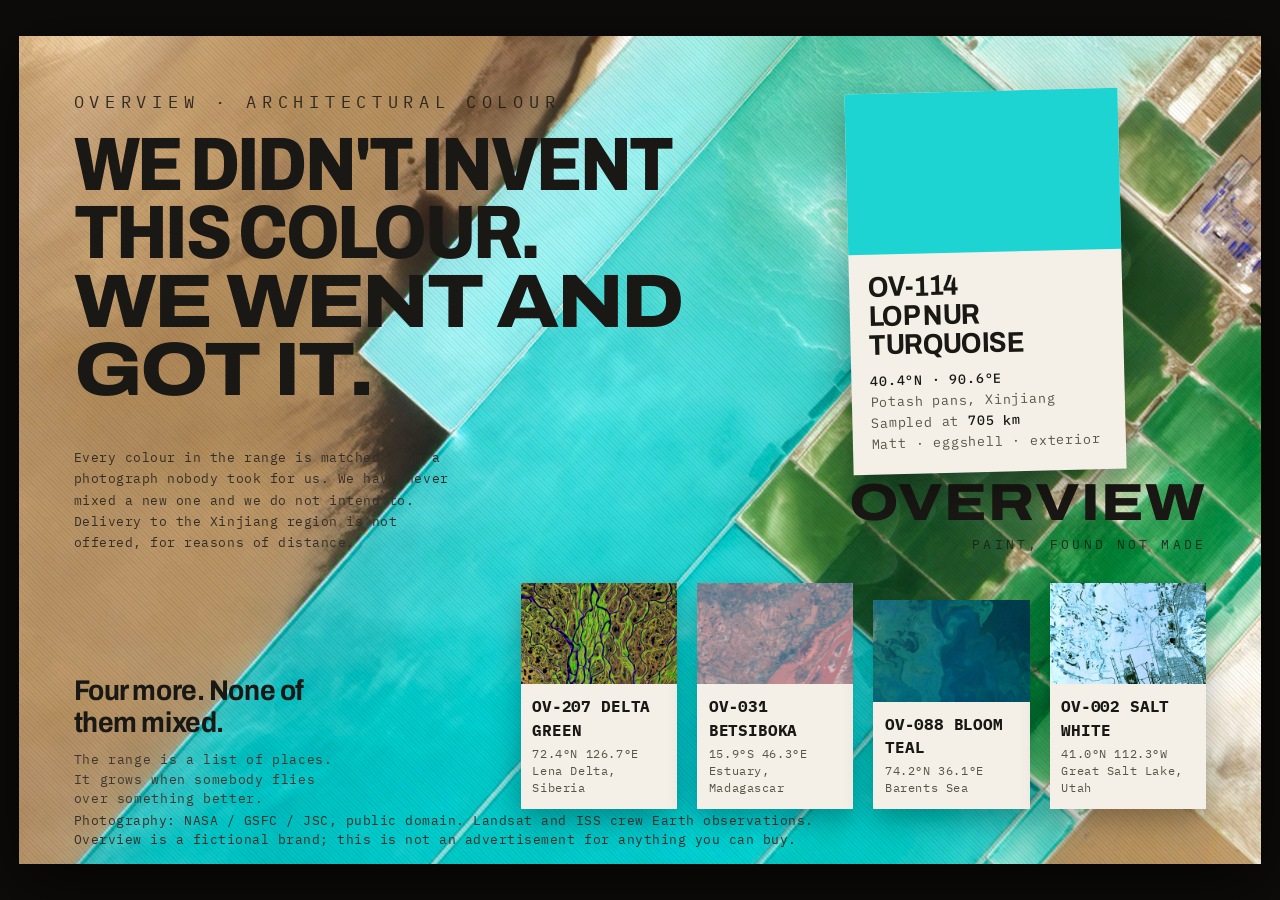
<file: index14.html>
<!doctype html>
<html lang="en">
<head>
<meta charset="utf-8" />
<meta name="viewport" content="width=device-width, initial-scale=1" />
<title>Overview — we didn't invent this colour</title>
<meta name="description" content="A fictional campaign for an architectural paint brand whose entire range is sampled from orbit. Photography: NASA, public domain." />
<link rel="preconnect" href="https://fonts.googleapis.com" />
<link rel="preconnect" href="https://fonts.gstatic.com" crossorigin />
<link href="https://fonts.googleapis.com/css2?family=Archivo:wdth,wght@75..125,400..800&family=IBM+Plex+Mono:wght@400;500&display=swap" rel="stylesheet" />

<style>
/* ===========================================================================
   OVERVIEW — a fictional campaign for an architectural paint brand whose whole
   range is sampled from orbit. Not a real company.

   PHOTOGRAPHY
     NASA, public domain. The hero is the potash evaporation ponds at Lop Nur,
     Xinjiang (Landsat, NASA/GSFC). The four chips are the Lena Delta, the
     Betsiboka estuary, a phytoplankton bloom in the Barents Sea, and the Great
     Salt Lake. Credited at the foot of the sheet.

   THE IDEA
     Paint brands say they invented a colour. This one says the opposite: it
     already existed, forty kilometres across, and they went and got it. The
     photograph has to carry that alone, so it is cropped past the point where
     it reads as geography and starts reading as a painted surface. Nobody is
     told it is a satellite frame until the chip gives coordinates and altitude.
     The joke is in the picture, not in the copy.

   TYPE AND IMAGE, measured before decided
     Sand ink on the turquoise pond is 1.51:1 — unreadable — so the sand colour
     carries no type at all. Near-black holds 9.63:1 on the pond and 6.38:1 on
     the sand, which is why the headline is set across the boundary between
     them: one ink, two fields, both legible, and the line physically straddles
     an edge inside the photograph instead of sitting in a safe corner of it.
     Measured again on the live sheet: 13.37:1 against the brightest 5% of what
     actually sits behind it.

   COLOUR
     Nothing chosen. Every value is sampled out of the frames — pond #1ED4D3,
     sand #B99568, green pan #3A8042 — and each chip carries its own mean. The
     brand has no palette of its own, which is the point.

   LAYOUT
     The sheet is a grid laid over the photograph. An earlier pass positioned
     each block absolutely and the headline promptly ran across the fine print,
     the swatches and the mark. Declared areas cannot collide by accident.
   ======================================================================== */
:root{
  --pond:#1ed4d3;      /* sampled */
  --sand:#b99568;      /* sampled */
  --ink:#1a1814;       /* 9.63:1 on the pond, 6.38:1 on the sand */
  --card:#f4f0e8;
  --mono:"IBM Plex Mono",ui-monospace,monospace;
  --sans:Archivo,system-ui,sans-serif;
}
*,*::before,*::after{box-sizing:border-box}
html,body{height:100%;margin:0;background:#0d0c0a;overflow:hidden}
body{display:grid;place-items:center;font-family:var(--sans);-webkit-font-smoothing:antialiased}

.sheet{position:relative;aspect-ratio:3/2;width:min(97vw,calc(97svh * 3 / 2));
  overflow:hidden;background:var(--sand);
  box-shadow:0 2vh 7vh rgba(0,0,0,.7);container-type:inline-size}

/* the photograph is the sheet, not a background behind a layout */
.shot{position:absolute;inset:0}
.shot img{width:100%;height:100%;object-fit:cover;object-position:38% 50%;display:block}

/* declared areas over the photograph */
.lay{position:absolute;inset:0;z-index:2;display:grid;padding:4.4cqi;
  grid-template-columns:minmax(0,1fr) auto;
  grid-template-rows:auto minmax(0,1fr) auto;
  column-gap:3cqi;row-gap:2.4cqi;align-items:start}

.say{grid-column:1;grid-row:1;max-width:52cqi}
.kick{margin:0;font-family:var(--mono);font-size:1.35cqi;letter-spacing:.34em;
  text-transform:uppercase;color:var(--ink);opacity:.85}
.head{margin:1.5cqi 0 0;font-variation-settings:'wdth' 86,'wght' 800;
  font-size:6.1cqi;line-height:.9;letter-spacing:-.035em;text-transform:uppercase;
  color:var(--ink)}
.head em{font-style:normal;font-variation-settings:'wdth' 112,'wght' 800}

/* the chip: a physical card laid on a wet surface */
.chip{grid-column:2;grid-row:1;width:22cqi;background:var(--card);
  box-shadow:0 1.4cqi 3cqi rgba(0,0,0,.34);transform:rotate(-1.4deg)}
.chip__c{height:13cqi;background:var(--pond)}
.chip__b{padding:1.4cqi 1.5cqi 1.7cqi}
.chip__n{margin:0;font-variation-settings:'wdth' 90,'wght' 700;font-size:2.3cqi;
  line-height:1.02;letter-spacing:-.02em;text-transform:uppercase;color:var(--ink)}
.chip__m{margin:.9cqi 0 0;font-family:var(--mono);font-size:1.08cqi;line-height:1.55;
  letter-spacing:.06em;color:#5a5348}
.chip__m b{color:var(--ink);font-weight:500}

.fine{grid-column:1;grid-row:2;align-self:end;max-width:32cqi;margin:0;
  font-family:var(--mono);font-size:1.05cqi;line-height:1.62;letter-spacing:.04em;
  color:#332e26}
.mark{grid-column:2;grid-row:2;align-self:end;text-align:right}
.mark b{display:block;font-variation-settings:'wdth' 118,'wght' 800;font-size:4.2cqi;
  letter-spacing:.02em;text-transform:uppercase;color:var(--ink);line-height:1}
.mark span{display:block;font-family:var(--mono);font-size:1.05cqi;letter-spacing:.24em;
  text-transform:uppercase;color:var(--ink);opacity:.8;margin-top:.5cqi}

.range{grid-column:1 / -1;grid-row:3;display:flex;align-items:flex-end;gap:1.6cqi}
.range__lead{flex:0 0 auto;max-width:21cqi;margin-right:auto}
.range__lead p{margin:0;font-variation-settings:'wdth' 92,'wght' 700;font-size:2.3cqi;
  line-height:1.12;letter-spacing:-.015em;color:var(--ink)}
.range__lead span{display:block;margin-top:.9cqi;font-family:var(--mono);font-size:1.02cqi;
  line-height:1.55;letter-spacing:.05em;color:#3d372e}
.sw{flex:0 0 auto;width:12.6cqi;background:var(--card);
  box-shadow:0 .9cqi 2.2cqi rgba(0,0,0,.3)}
.sw img{display:block;width:100%;height:8.2cqi;object-fit:cover}
.sw p{margin:0;padding:.8cqi .95cqi 1cqi;font-family:var(--mono);font-size:.96cqi;
  line-height:1.45;letter-spacing:.05em;color:#5a5348}
.sw b{display:block;font-variation-settings:'wdth' 90,'wght' 700;font-size:1.3cqi;
  letter-spacing:-.01em;text-transform:uppercase;color:var(--ink);margin-bottom:.3cqi}

.credit{position:absolute;left:4.4cqi;bottom:1.2cqi;z-index:4;max-width:62cqi;margin:0;
  font-family:var(--mono);font-size:1.02cqi;line-height:1.5;letter-spacing:.04em;
  color:#332e26}

/* printed, not displayed */
.tooth{position:absolute;inset:0;pointer-events:none;mix-blend-mode:multiply;opacity:.1;
  background-image:repeating-linear-gradient(45deg,rgba(0,0,0,.5) 0 .09cqi,transparent .09cqi .26cqi)}

/* =========================================================================
   RECOMPOSED, not scaled. Portrait re-crops the photograph so the pond edge
   still runs under the headline, and the range becomes two rows of two.
   ====================================================================== */
@media (max-aspect-ratio: 1/1){
  .sheet{aspect-ratio:2/3;width:min(97vw,calc(97svh * 2 / 3))}
  .shot img{object-position:46% 46%}
  /* portrait has no room for a spacer row: every band sizes to its content and
     the sheet distributes what is left, so nothing is pushed past the edge */
  .lay{padding:4.6cqi 4.6cqi 6.5cqi;grid-template-columns:minmax(0,1fr);
    grid-template-rows:auto auto auto auto;row-gap:0;align-content:space-between}
  .say{grid-row:1;max-width:100%}
  .kick{font-size:2.1cqi}
  .head{font-size:8.2cqi;line-height:.88}
  .chip{grid-column:1;grid-row:2;width:37cqi;justify-self:end}
  .chip__c{height:14cqi}
  .chip__n{font-size:3.1cqi}
  .chip__m{font-size:1.6cqi}
  .fine{display:none}
  .mark{grid-column:1;grid-row:3;align-self:end;text-align:left;
    display:flex;align-items:baseline;gap:2.4cqi;flex-wrap:wrap}
  .mark b{font-size:5cqi}
  .mark span{font-size:1.55cqi;margin-top:0}
  .range{grid-column:1;grid-row:4;flex-wrap:wrap;gap:1.6cqi}
  .range__lead{flex:1 1 100%;max-width:100%;margin-right:0;order:-1}
  .range__lead p{font-size:2.9cqi}
  .range__lead span{font-size:1.55cqi}
  .sw{flex:1 1 calc(50% - .8cqi);width:auto}
  .sw img{height:10cqi}
  .sw p{font-size:1.35cqi;padding:.7cqi .8cqi .8cqi}
  .sw b{font-size:1.8cqi}
  .credit{font-size:1.35cqi;max-width:90cqi;bottom:1.4cqi;left:4.6cqi}
}
</style>
</head>
<body>

<div class="sheet" role="img"
  aria-label="Advertisement. A satellite photograph of turquoise potash evaporation ponds meeting desert sand, cropped so closely it reads as a painted surface. Headline: we didn't invent this colour, we went and got it.">

  <div class="shot">
    <img src="assets14/hero.jpg" width="2600" height="1761"
      alt="Potash evaporation ponds at Lop Nur, Xinjiang, seen from orbit: hard-edged turquoise and green rectangles cutting into pale desert." />
  </div>

  <div class="lay">
    <div class="say">
      <p class="kick">Overview &middot; Architectural colour</p>
      <h1 class="head">We didn't invent<br />this colour.<br /><em>We went and got it.</em></h1>
    </div>

    <div class="chip">
      <div class="chip__c"></div>
      <div class="chip__b">
        <p class="chip__n">OV&#8209;114<br />Lop Nur Turquoise</p>
        <p class="chip__m">
          <b>40.4&deg;N &middot; 90.6&deg;E</b><br />
          Potash pans, Xinjiang<br />
          Sampled at <b>705 km</b><br />
          Matt &middot; eggshell &middot; exterior
        </p>
      </div>
    </div>

    <p class="fine">Every colour in the range is matched from a photograph nobody
      took for us. We have never mixed a new one and we do not intend to.
      Delivery to the Xinjiang region is not offered, for reasons of distance.</p>

    <div class="mark">
      <b>Overview</b>
      <span>Paint, found not made</span>
    </div>

    <div class="range">
      <div class="range__lead">
        <p>Four more. None of them mixed.</p>
        <span>The range is a list of places. It grows when somebody flies over
          something better.</span>
      </div>

      <div class="sw">
        <img src="assets14/chip-1.jpg" width="800" height="800"
          alt="Extreme crop of the Lena Delta: acid green channels on violet." />
        <p><b>OV&#8209;207 Delta Green</b>72.4&deg;N 126.7&deg;E<br />Lena Delta, Siberia</p>
      </div>
      <div class="sw">
        <img src="assets14/chip-2.jpg" width="800" height="795"
          alt="Extreme crop of the Betsiboka estuary: iron-red silt bleeding into rust." />
        <p><b>OV&#8209;031 Betsiboka</b>15.9&deg;S 46.3&deg;E<br />Estuary, Madagascar</p>
      </div>
      <div class="sw">
        <img src="assets14/chip-3.jpg" width="800" height="807"
          alt="Extreme crop of a phytoplankton bloom: deep teal marbling." />
        <p><b>OV&#8209;088 Bloom Teal</b>74.2&deg;N 36.1&deg;E<br />Barents Sea</p>
      </div>
      <div class="sw">
        <img src="assets14/chip-4.jpg" width="800" height="802"
          alt="Extreme crop of the Great Salt Lake in winter: pale blue-white." />
        <p><b>OV&#8209;002 Salt White</b>41.0&deg;N 112.3&deg;W<br />Great Salt Lake, Utah</p>
      </div>
    </div>
  </div>

  <p class="credit">Photography: NASA / GSFC / JSC, public domain. Landsat and ISS
    crew Earth observations. Overview is a fictional brand; this is not an
    advertisement for anything you can buy.</p>

  <div class="tooth"></div>
</div>

</body>
</html>
</file>
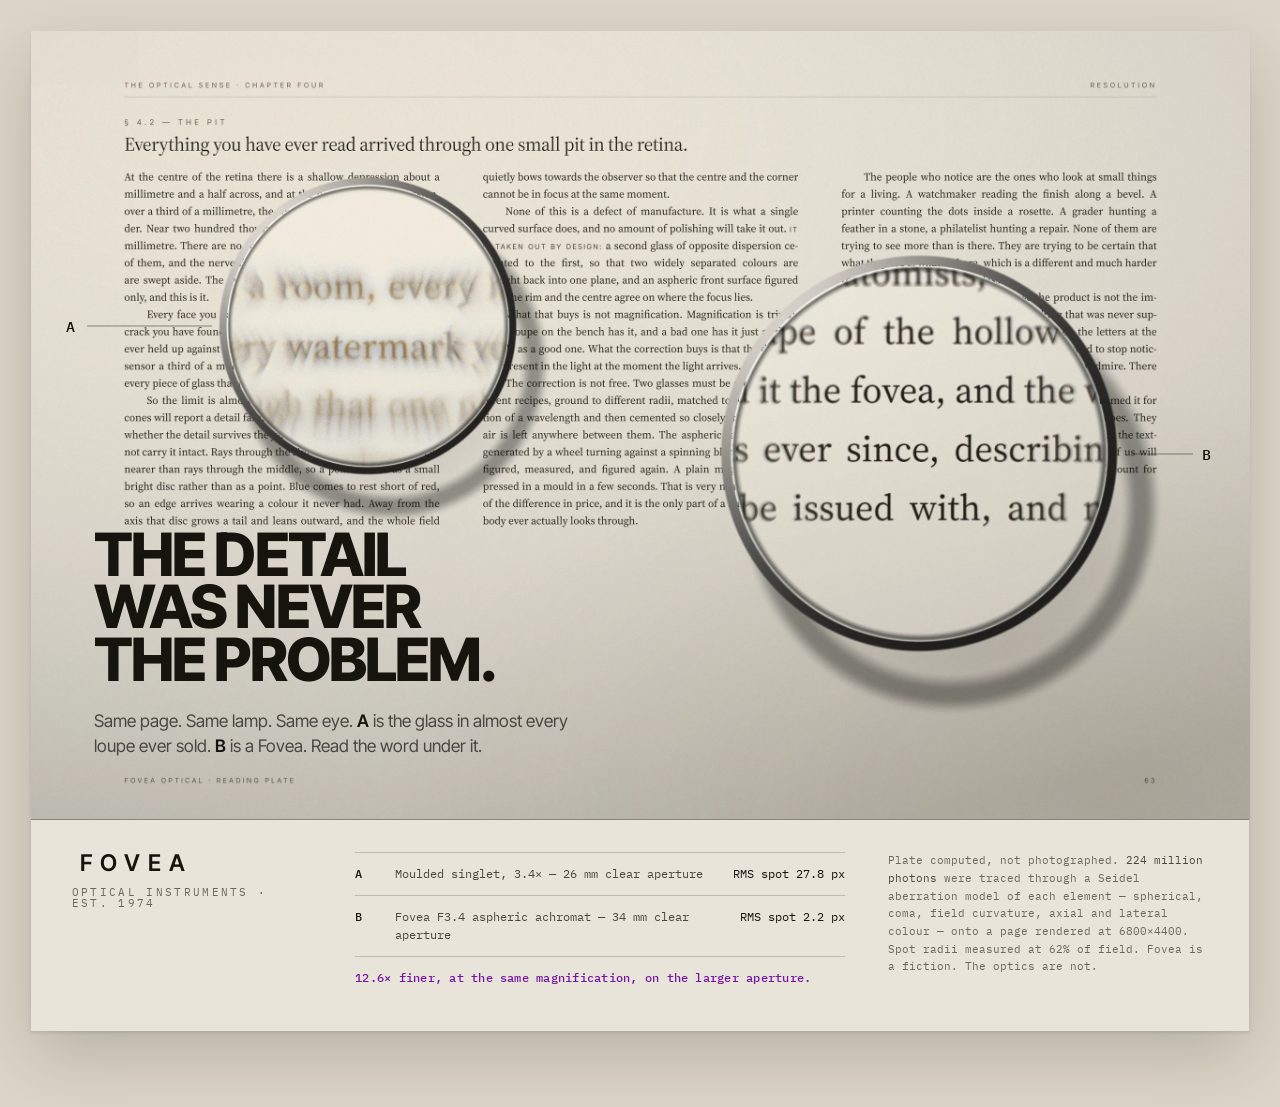
<file: index15.html>
<!doctype html>
<html lang="en">
<head>
<meta charset="utf-8">
<meta name="viewport" content="width=device-width,initial-scale=1">
<title>Fovea — The detail was never the problem</title>
<meta name="description" content="An advertisement for Fovea Optical. The hero plate is neither a photograph nor a generation: a printed page imaged through two loupes by tracing 224 million photons through a Seidel aberration model of each element.">

<style>
/* ===========================================================================
   FOVEA · F3.4 — one advertisement.

   The argument is inside the picture, and the picture is a measurement.
   A page was set and rendered at 6800x4400, then imaged through two loupes by
   forward photon transport: every photon carries a wavelength, and its landing
   point is displaced by that element's spherical aberration, coma, field
   curvature, axial colour and lateral colour. Element A is a moulded singlet.
   Element B is an aspheric achromat, and it was given the LARGER aperture of
   the two, which is the harder case for it.

   The word under element B is the brand name. It is legible through one lens
   and not through the other, and that is the whole of the claim.

   Two live zones only, both measured against the render rather than assumed:
     on the plate   the clear stock below the setting, x 5-55%, y 63-93%
     under it      a typographic band, because the right half of the plate is
                   glass and shadow down to 82% and will not carry type.
   ======================================================================== */

@font-face{font-family:'Inter Tight';font-weight:400;font-style:normal;font-display:swap;
  src:url(assets15/fonts/inter-tight-400.woff2) format('woff2')}
@font-face{font-family:'Inter Tight';font-weight:500;font-style:normal;font-display:swap;
  src:url(assets15/fonts/inter-tight-500.woff2) format('woff2')}
@font-face{font-family:'Inter Tight';font-weight:600;font-style:normal;font-display:swap;
  src:url(assets15/fonts/inter-tight-600.woff2) format('woff2')}
@font-face{font-family:'Inter Tight';font-weight:800;font-style:normal;font-display:swap;
  src:url(assets15/fonts/inter-tight-800.woff2) format('woff2')}
@font-face{font-family:'Plex Mono';font-weight:400;font-style:normal;font-display:swap;
  src:url(assets15/fonts/plex-mono-400.woff2) format('woff2')}
@font-face{font-family:'Plex Mono';font-weight:500;font-style:normal;font-display:swap;
  src:url(assets15/fonts/plex-mono-500.woff2) format('woff2')}

:root{
  /* ---- ground: the stock the plate is printed on, sampled off the render */
  --stock:#e9e4d9;
  --stock-lo:#dcd6c8;

  /* ---- ink: measured against rgb(233,228,217) --------------------------- */
  --ink:#17140e;      /* 14.49:1 */
  --ink-2:#4a4640;    /*  7.39:1 */
  --ink-3:#6b675e;    /*  4.44:1 */
  --rule:rgba(23,20,14,.20);
  --rule-2:rgba(23,20,14,.46);

  /* ---- the accent, derived ----------------------------------------------
     A saturation-weighted hue census of the finished plate: 98.2% of every
     saturated pixel in the picture sits in 30-49deg, which is the stock plus
     the warm half of the fringing that element A lays over the type. The
     emptiest 60deg window in the whole image is 250-309deg, holding 0.00%.
     The accent takes the centre of that window, 280deg, and is then SOLVED
     rather than picked: the lightest tone at that hue clearing 7:1 on the
     stock is hsl(280 77% 36%) = #7315a2, measuring 7.02:1 on stock and
     8.10:1 on glass. It cannot be misread as evidence, because the
     photograph owns no part of that hue.                                    */
  --accent:#7315a2;

  --s1:.25rem; --s2:.5rem;  --s3:.75rem; --s4:1rem;  --s5:1.5rem;
  --s6:2rem;   --s7:3rem;   --s8:4rem;   --s9:6rem;
  --maxw:110rem;
}

*{margin:0;padding:0;box-sizing:border-box}
html{-webkit-text-size-adjust:100%}
body{background:var(--stock-lo);color:var(--ink);
  font-family:'Inter Tight',system-ui,sans-serif;
  font-synthesis-weight:none;-webkit-font-smoothing:antialiased;
  display:flex;justify-content:center;
  padding:clamp(0px,2.4vw,var(--s8)) clamp(0px,2.4vw,var(--s8)) clamp(var(--s6),6vw,var(--s9))}

.sheet{width:100%;max-width:var(--maxw);background:var(--stock);
  box-shadow:0 .1rem .2rem rgba(23,20,14,.10), 0 1.6rem 4rem rgba(23,20,14,.18)}

/* ---- the plate ---------------------------------------------------------- */
.stage{position:relative;container-type:inline-size;aspect-ratio:2600/1682}
.stage img{display:block;width:100%;height:100%;object-fit:cover}
.at{position:absolute}

/* the two elements, called out on the paper and never on the glass */
.callout{display:flex;align-items:center;gap:.75cqi;
  font-family:'Plex Mono',ui-monospace,monospace;font-weight:500;
  font-size:1.2cqi;letter-spacing:.2em;color:var(--ink);white-space:nowrap}
.callout i{display:block;height:1px;background:var(--rule-2)}
.callout--a{left:2.9%;top:37.4%;transform:translateY(-50%)}
.callout--a i{width:10.2cqi}
.callout--b{right:2.9%;top:53.6%;transform:translateY(-50%);flex-direction:row-reverse}
.callout--b i{width:5.0cqi}

/* the argument, in the clear stock the setting leaves free */
/* The setting on the page stops at 62.4% of the plate; the mount and shadow of
   element B hold the right half down to 82%. Three authored lines and a
   40cqi measure are what fits the clear stock that is left, measured. */
.say{left:5.2%;top:63%;width:50%}
.say h1{font-weight:800;font-size:4.9cqi;line-height:.885;letter-spacing:-.033em;
  text-transform:uppercase}
.say p{margin-top:1.9cqi;max-width:40cqi;
  font-weight:400;font-size:1.42cqi;line-height:1.42;color:var(--ink-2)}
.say p b{font-weight:600;color:var(--ink)}

/* ---- the band under the plate ------------------------------------------- */
.band{display:grid;grid-template-columns:minmax(0,15rem) minmax(0,1fr) minmax(0,20rem);
  column-gap:clamp(var(--s5),3.4vw,var(--s7));
  padding:clamp(var(--s5),2.6vw,var(--s6)) clamp(var(--s5),3.2vw,var(--s7))
          clamp(var(--s6),3.4vw,var(--s7));
  border-top:1px solid var(--rule-2)}

.mk{font-weight:600;font-size:clamp(1.15rem,1.8vw,1.6rem);letter-spacing:.34em;
  text-indent:.34em;text-transform:uppercase;line-height:1}
.mk span{display:block;margin-top:var(--s3);font-family:'Plex Mono',ui-monospace,monospace;
  font-weight:400;font-size:.66rem;letter-spacing:.22em;text-transform:uppercase;
  text-indent:0;color:var(--ink-3)}

.spec{font-family:'Plex Mono',ui-monospace,monospace;font-size:.75rem;line-height:1.5}
.spec dl{display:grid;grid-template-columns:1.5rem minmax(0,1fr) auto;
  column-gap:var(--s4);padding:var(--s3) 0;border-bottom:1px solid var(--rule);
  align-items:baseline}
.spec dl:first-child{border-top:1px solid var(--rule)}
.spec dt{font-weight:500;letter-spacing:.2em;color:var(--ink)}
.spec dd{color:var(--ink-2)}
.spec dd.n{font-variant-numeric:tabular-nums;text-align:right;color:var(--ink);white-space:nowrap}
.spec .sum{display:block;margin-top:var(--s3);color:var(--accent);font-weight:500;
  letter-spacing:.02em}

/* the fine print, which is where an optics firm keeps its honesty */
.fine{font-family:'Plex Mono',ui-monospace,monospace;font-size:.66rem;line-height:1.68;
  color:var(--ink-3)}
.fine b{font-weight:400;color:var(--ink-2)}

/* ---- narrow: the plate keeps its geometry, the argument moves off it ----- */
.below{display:none}

@media (max-width:900px){
  body{padding:0 0 var(--s6)}
  .sheet{box-shadow:none}
  .say{display:none}
  .callout{font-size:2.3cqi;gap:1.2cqi}
  .callout--a i{width:9.4cqi}
  .callout--b i{width:4.4cqi}

  .below{display:block;padding:var(--s6) var(--s5) 0}
  .below h1{font-weight:800;font-size:clamp(2.05rem,9.6vw,3.6rem);line-height:.9;
    letter-spacing:-.032em;text-transform:uppercase}
  .below p{margin-top:var(--s4);font-size:clamp(.95rem,4vw,1.15rem);line-height:1.45;
    color:var(--ink-2);max-width:36ch}
  .below p b{font-weight:600;color:var(--ink)}

  .band{grid-template-columns:minmax(0,1fr);row-gap:var(--s5);
    padding:var(--s6) var(--s5) var(--s6);margin-top:var(--s6)}
  .spec dl{grid-template-columns:1.4rem minmax(0,1fr)}
  .spec dd.n{grid-column:2;text-align:left;margin-top:var(--s1)}
}

@media print{ body{background:#fff;padding:0} .sheet{box-shadow:none} }
</style>
</head>

<body>
<main class="sheet">

  <figure class="stage">
    <img src="assets15/plate.webp" width="2600" height="1682" decoding="async"
      alt="A printed page from a book on vision with two loupes lying on it. Under the smaller
           loupe on the left the word watermark is smeared into a warm and blue-fringed blur
           with comet-shaped tails leaning outward. Under the larger loupe on the right the
           line 'called it the fovea, and the word has been sitting quietly in the textbooks
           ever since' is completely sharp. Each loupe throws a ring-shaped shadow with a core
           of gathered light inside it: the core under the left loupe is wide and dim, the one
           under the right is small and bright.">

    <p class="at callout callout--a"><span>A</span><i></i></p>
    <p class="at callout callout--b"><span>B</span><i></i></p>

    <div class="at say">
      <h1>The detail<br>was never<br>the problem.</h1>
      <p>Same page. Same lamp. Same eye. <b>A</b> is the glass in almost every loupe
        ever sold. <b>B</b> is a Fovea. Read the word under it.</p>
    </div>
  </figure>

  <!-- the same argument, for a sheet too narrow to carry type on the plate -->
  <div class="below">
    <h1>The detail was never the problem.</h1>
    <p>Same page. Same lamp. Same eye. <b>A</b> is a moulded singlet &mdash; the glass in
      almost every loupe ever sold. <b>B</b> is a Fovea. Read the word under it.</p>
    <!-- the plate carries the shorter cut; a narrow sheet has room for the full one -->
  </div>

  <footer class="band">
    <p class="mk">Fovea<span>Optical instruments &middot; est. 1974</span></p>

    <div class="spec">
      <dl><dt>A</dt><dd>Moulded singlet, 3.4&times; &mdash; 26&nbsp;mm clear aperture</dd>
        <dd class="n">RMS spot 27.8&nbsp;px</dd></dl>
      <dl><dt>B</dt><dd>Fovea F3.4 aspheric achromat &mdash; 34&nbsp;mm clear aperture</dd>
        <dd class="n">RMS spot 2.2&nbsp;px</dd></dl>
      <b class="sum">12.6&times; finer, at the same magnification, on the larger aperture.</b>
    </div>

    <p class="fine">Plate computed, not photographed. <b>224 million photons</b> were traced
      through a Seidel aberration model of each element &mdash; spherical, coma, field
      curvature, axial and lateral colour &mdash; onto a page rendered at 6800&times;4400.
      Spot radii measured at 62% of field. Fovea is a fiction. The optics are not.</p>
  </footer>

</main>
</body>
</html>
</file>
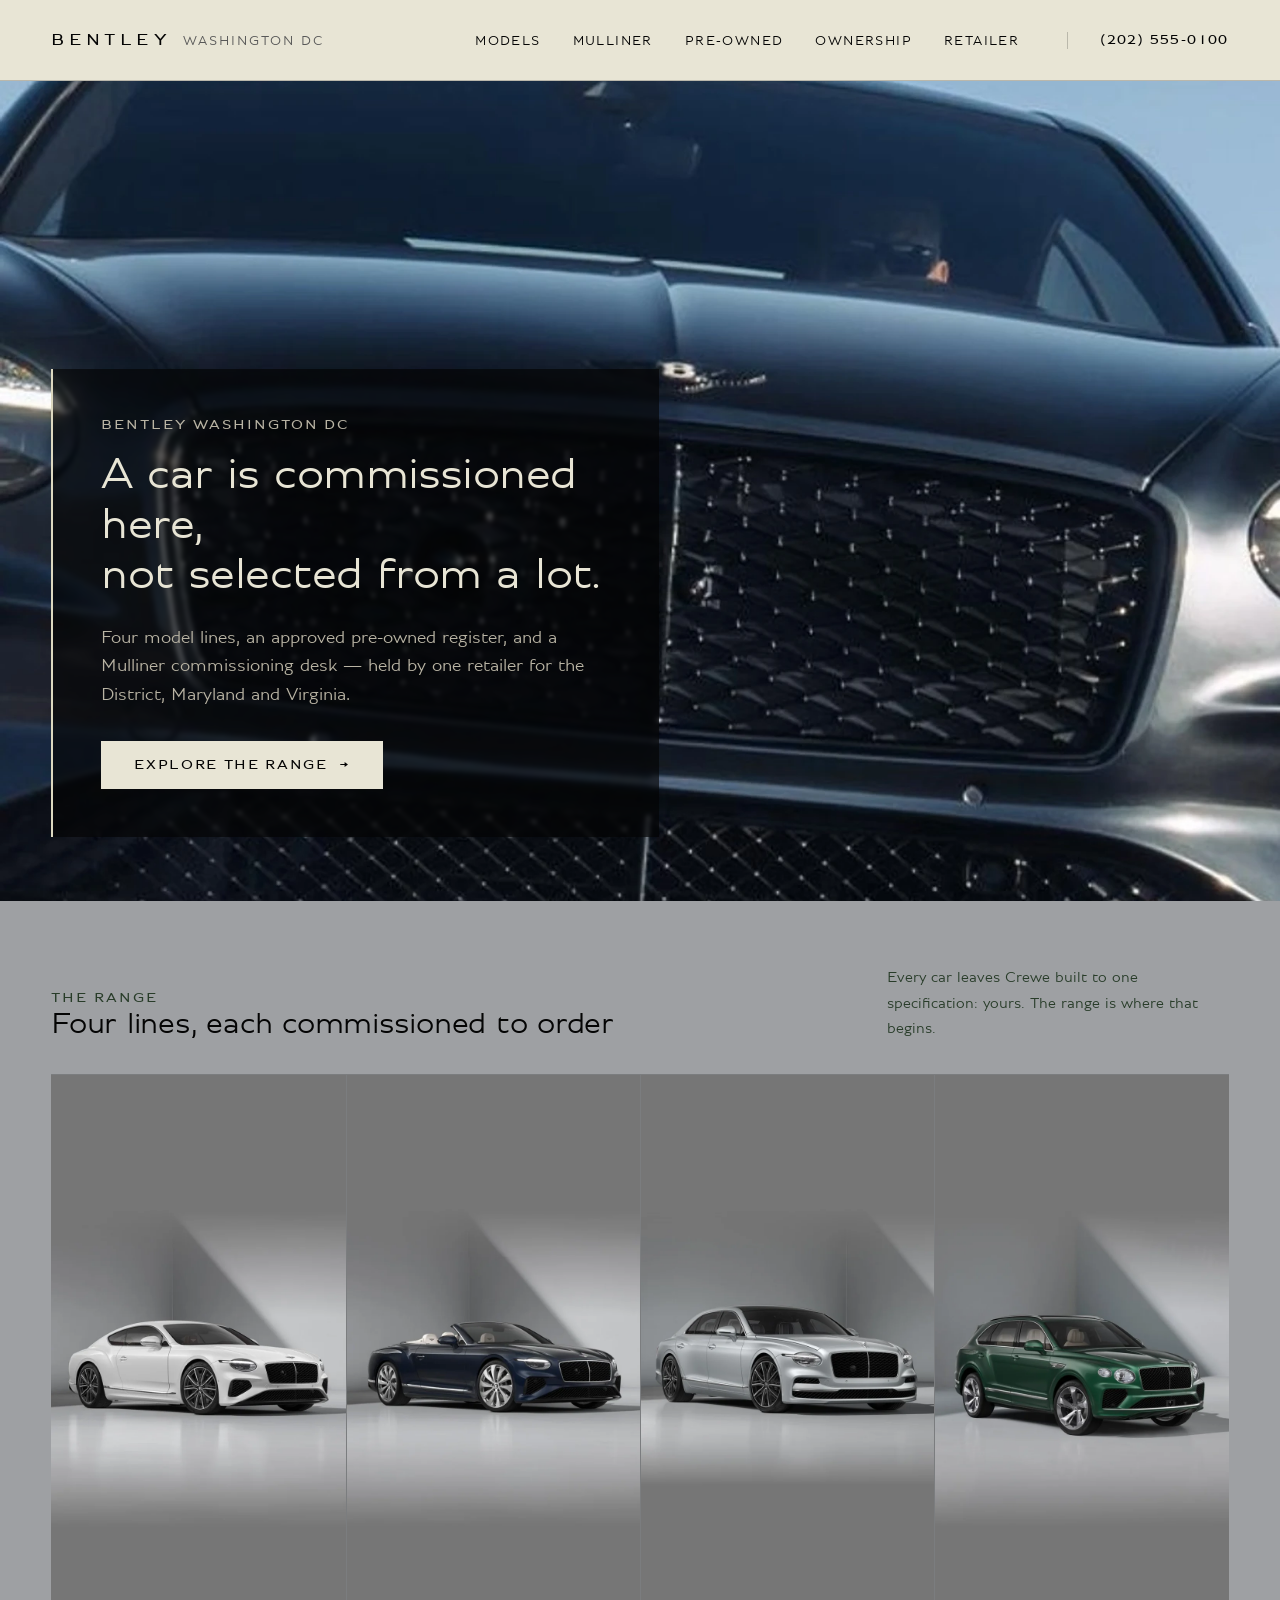
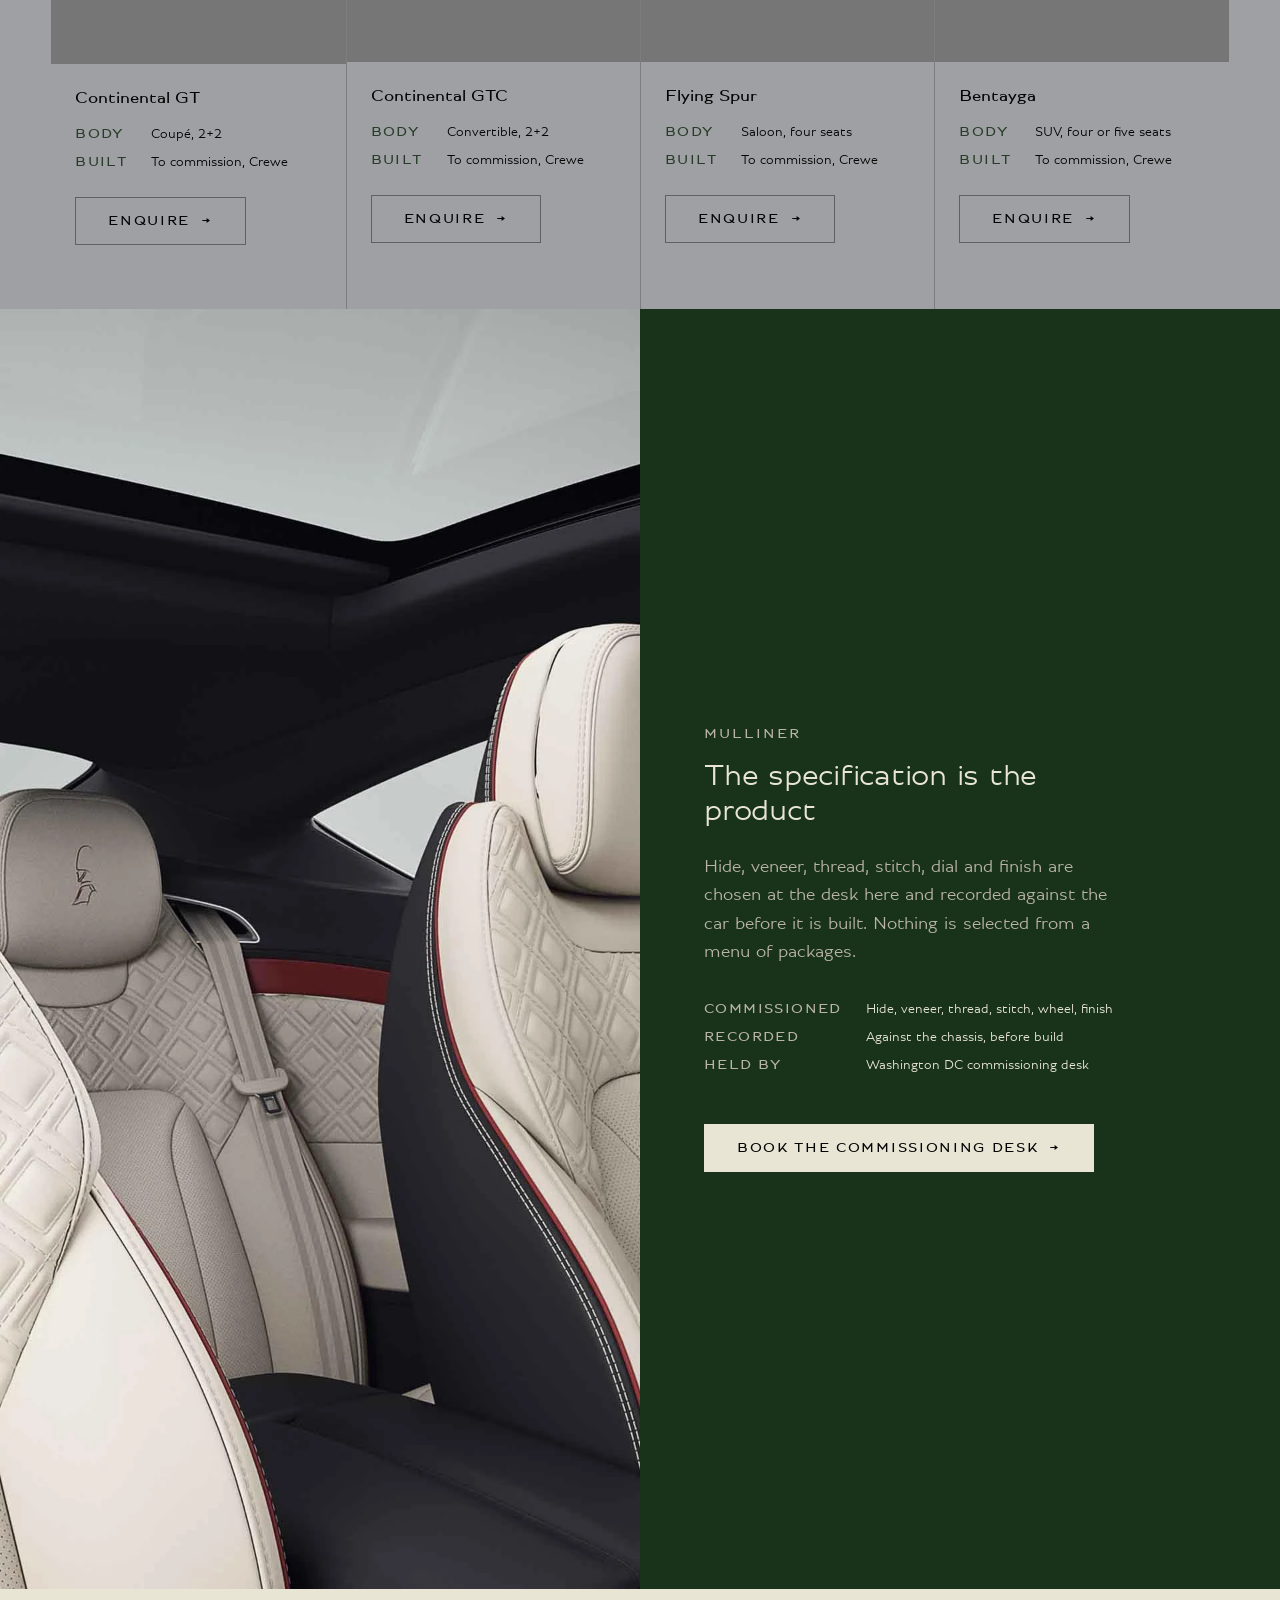
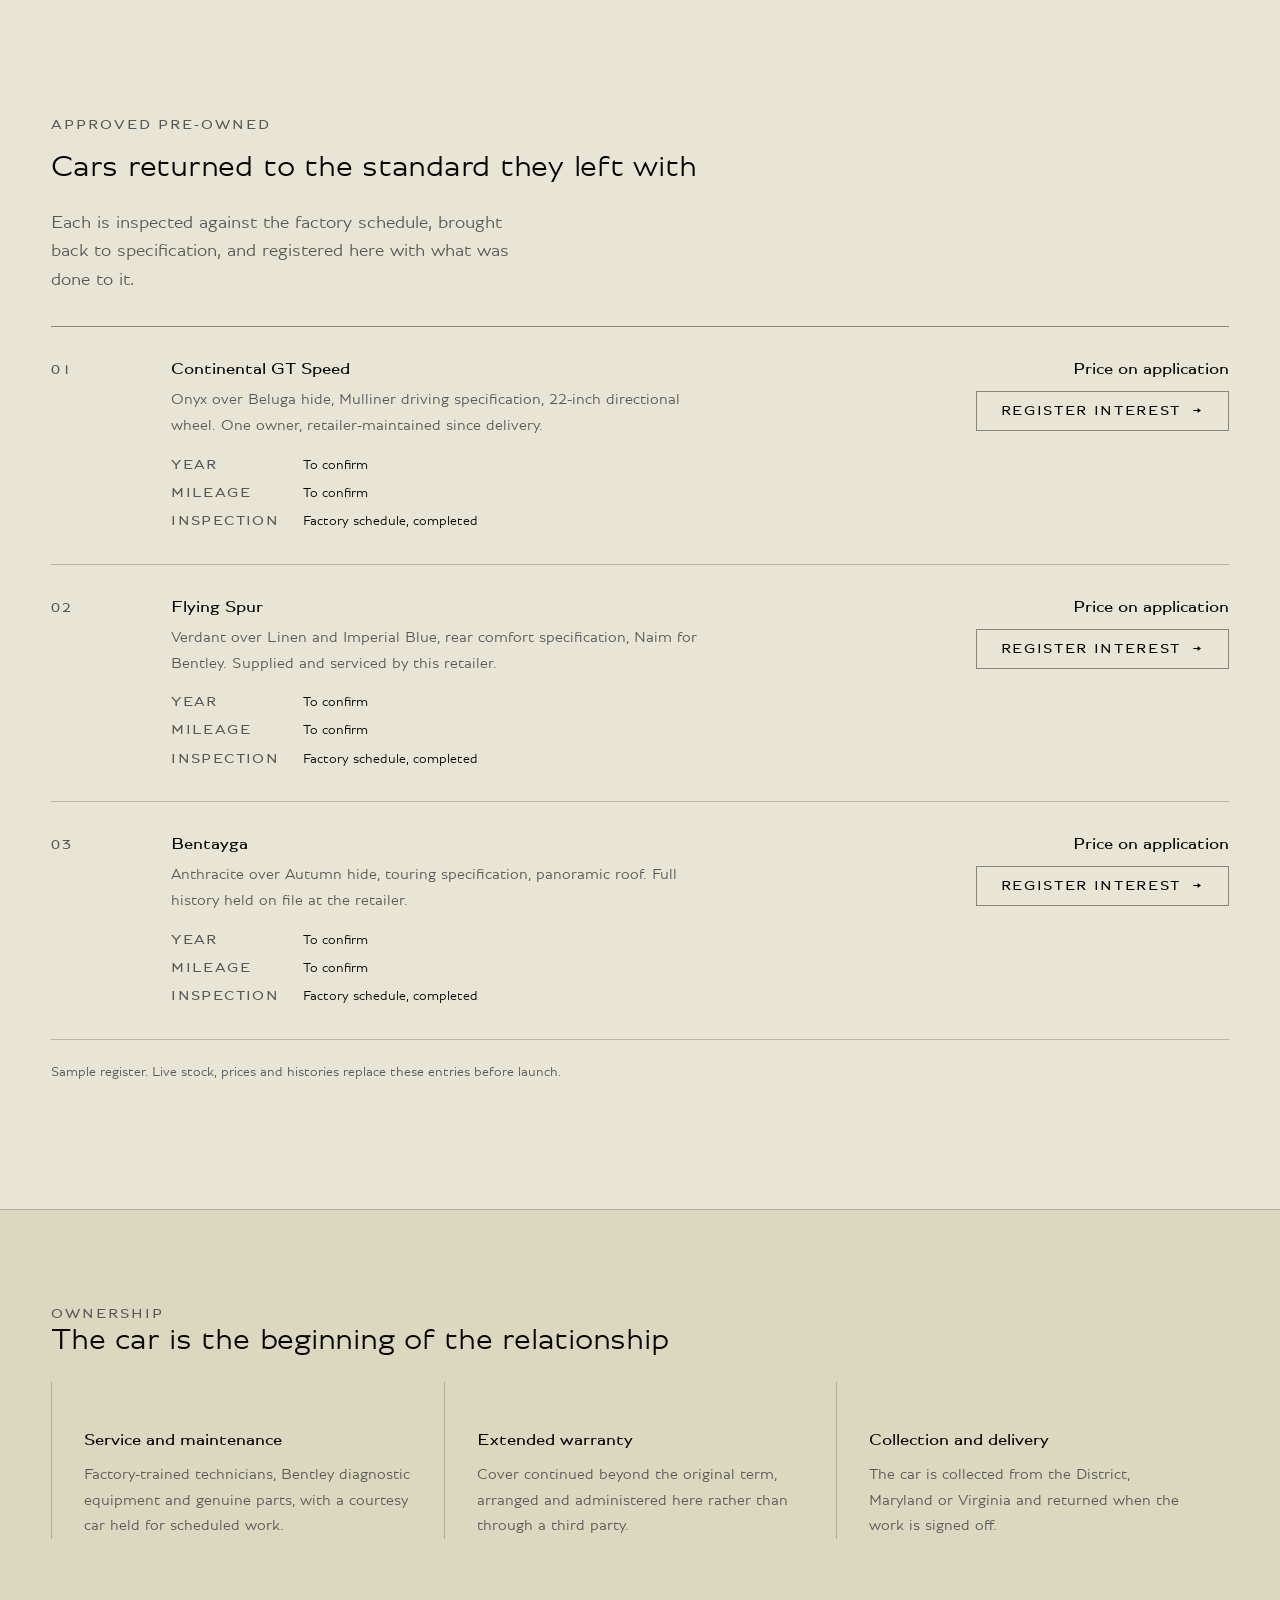
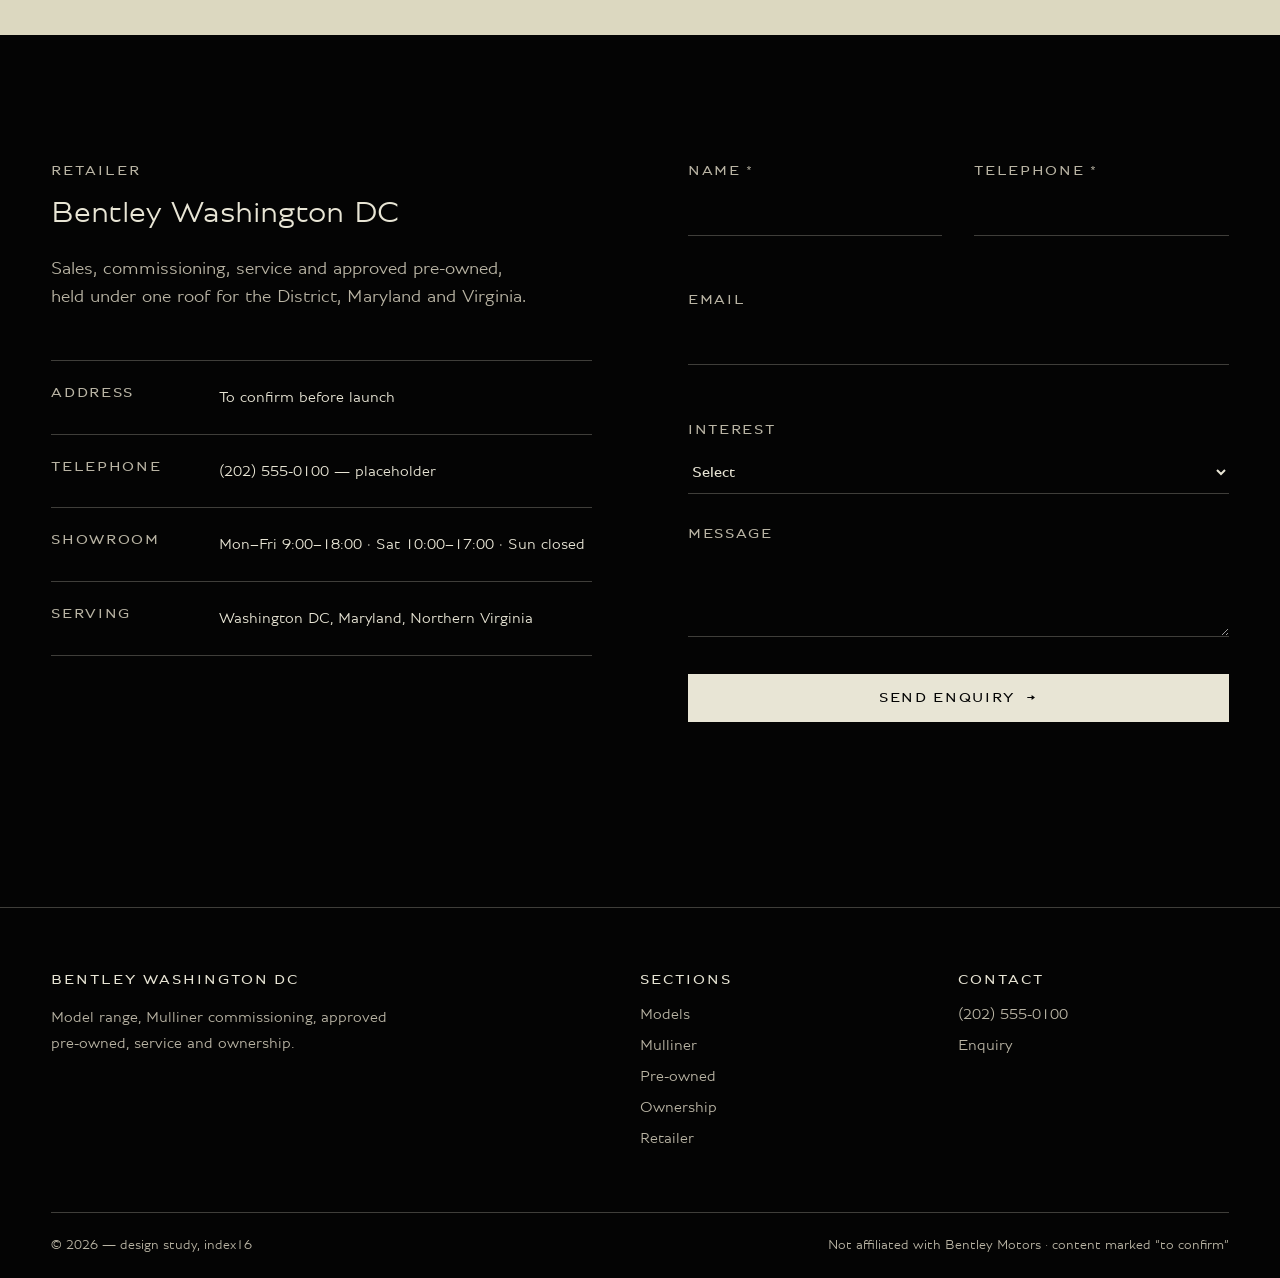
<file: index16.html>
<!doctype html>
<html lang="en">
<head>
<meta charset="utf-8">
<meta name="viewport" content="width=device-width,initial-scale=1">
<title>Bentley Washington DC — Retailer</title>
<meta name="description" content="Bentley Washington DC. Model range, approved pre-owned, Mulliner commissioning, service and ownership. A design study, not affiliated with Bentley Motors.">
<meta name="theme-color" content="#E8E5D5">
<link rel="stylesheet" href="assets16/css/main.css">
</head>
<body>
<a class="skip" href="#main">Skip to content</a>

<!-- =====================================================================
     MASTHEAD — never over the photograph. The hero is the signature
     dialect's one domain and navigation is the anchor's, so the two do
     not share a surface (CONTROL MAP).
     ================================================================== -->
<header class="mh" id="mh">
  <div class="wrap mh__in">
    <a class="mh__mark" href="#main"><b>Bentley</b><span>Washington&nbsp;DC</span></a>
    <button class="burger" type="button" aria-expanded="false" aria-controls="nav" aria-label="Menu">
      <span></span><span></span><span></span></button>
    <nav id="nav" aria-label="Sections">
      <ul>
        <li><a href="#models">Models</a></li>
        <li><a href="#mulliner">Mulliner</a></li>
        <li><a href="#stock">Pre-owned</a></li>
        <li><a href="#ownership">Ownership</a></li>
        <li><a href="#retailer">Retailer</a></li>
      </ul>
    </nav>
    <a class="mh__tel" href="tel:+12025550100">(202)&nbsp;555-0100</a>
  </div>
</header>

<main id="main">

  <!-- ===================================================================
       HERO — the one photographic event on the page
       ================================================================ -->
  <section class="hero on-dark">
    <div class="hero__ph">
      <img src="assets16/img/hero.webp" width="1800" height="2250" fetchpriority="high"
        alt="The matrix grille and winged badge of a Bentley Continental GT, lit from one side against a dark ground.">
    </div>
    <div class="wrap hero__in">
      <div class="hero__say">
        <p class="t-label">Bentley Washington DC</p>
        <h1 class="t-display">A car is commissioned here,<br>not selected from a lot.</h1>
        <p class="t-lead">Four model lines, an approved pre-owned register, and a Mulliner
          commissioning desk — held by one retailer for the District, Maryland and Virginia.</p>
        <div class="hero__act">
          <a class="btn" href="#models">Explore the range <i aria-hidden="true">&rarr;</i></a>
        </div>
      </div>
    </div>
  </section>

  <!-- ===================================================================
       THE MODEL RAIL — on the media's own measured ground
       ================================================================ -->
  <section class="rail" id="models" aria-labelledby="models-h">
    <div class="wrap">
      <div class="rail__head">
        <div>
          <p class="t-label">The range</p>
          <h2 class="t-h2" id="models-h">Four lines, each commissioned to order</h2>
        </div>
        <p class="t-body" style="max-width:38ch;margin:0">Every car leaves Crewe built to one
          specification: yours. The range is where that begins.</p>
      </div>

      <div class="rail__grid">
        <article>
          <div class="rail__ph"><img src="assets16/img/rail-gt.webp" width="760" height="1520"
            loading="lazy" alt="Bentley Continental GT in three-quarter view on a studio ground."></div>
          <div class="rail__txt">
            <h3 class="t-h3">Continental GT</h3>
            <dl class="spec">
              <dt>Body</dt><dd>Coupé, 2+2</dd>
              <dt>Built</dt><dd>To commission, Crewe</dd>
            </dl>
            <a class="lnk" href="#retailer">Enquire <i aria-hidden="true">&rarr;</i></a>
          </div>
        </article>

        <article>
          <div class="rail__ph"><img src="assets16/img/rail-gtc.webp" width="760" height="1520"
            loading="lazy" alt="Bentley Continental GT Convertible with the roof lowered, on a studio ground."></div>
          <div class="rail__txt">
            <h3 class="t-h3">Continental GTC</h3>
            <dl class="spec">
              <dt>Body</dt><dd>Convertible, 2+2</dd>
              <dt>Built</dt><dd>To commission, Crewe</dd>
            </dl>
            <a class="lnk" href="#retailer">Enquire <i aria-hidden="true">&rarr;</i></a>
          </div>
        </article>

        <article>
          <div class="rail__ph"><img src="assets16/img/rail-spur.webp" width="760" height="1520"
            loading="lazy" alt="Bentley Flying Spur saloon in three-quarter view on a studio ground."></div>
          <div class="rail__txt">
            <h3 class="t-h3">Flying Spur</h3>
            <dl class="spec">
              <dt>Body</dt><dd>Saloon, four seats</dd>
              <dt>Built</dt><dd>To commission, Crewe</dd>
            </dl>
            <a class="lnk" href="#retailer">Enquire <i aria-hidden="true">&rarr;</i></a>
          </div>
        </article>

        <article>
          <div class="rail__ph"><img src="assets16/img/rail-bentayga.webp" width="760" height="1520"
            loading="lazy" alt="Bentley Bentayga in dark green, three-quarter view on a studio ground."></div>
          <div class="rail__txt">
            <h3 class="t-h3">Bentayga</h3>
            <dl class="spec">
              <dt>Body</dt><dd>SUV, four or five seats</dd>
              <dt>Built</dt><dd>To commission, Crewe</dd>
            </dl>
            <a class="lnk" href="#retailer">Enquire <i aria-hidden="true">&rarr;</i></a>
          </div>
        </article>
      </div>
    </div>
  </section>

  <!-- ===================================================================
       MULLINER
       ================================================================ -->
  <section class="mull on-dark" id="mulliner" aria-labelledby="mull-h">
    <div class="mull__in">
      <div class="mull__ph">
        <img src="assets16/img/mulliner.webp" width="960" height="1920" loading="lazy"
          alt="A Mulliner-embroidered hide seat facing, the word Mulliner stitched into quilted leather.">
      </div>
      <div class="mull__say">
        <p class="t-label">Mulliner</p>
        <h2 class="t-h2" id="mull-h">The specification is the product</h2>
        <p class="t-lead">Hide, veneer, thread, stitch, dial and finish are chosen at the desk
          here and recorded against the car before it is built. Nothing is selected from a
          menu of packages.</p>
        <dl class="spec" style="margin-top:2rem">
          <dt>Commissioned</dt><dd>Hide, veneer, thread, stitch, wheel, finish</dd>
          <dt>Recorded</dt><dd>Against the chassis, before build</dd>
          <dt>Held by</dt><dd>Washington DC commissioning desk</dd>
        </dl>
        <a class="btn" href="#retailer">Book the commissioning desk <i aria-hidden="true">&rarr;</i></a>
      </div>
    </div>
  </section>

  <!-- ===================================================================
       APPROVED PRE-OWNED — a ledger, not a card grid
       ================================================================ -->
  <section id="stock" aria-labelledby="stock-h">
    <div class="wrap">
      <div class="stock__head">
        <p class="t-label">Approved pre-owned</p>
        <h2 class="t-h2" id="stock-h">Cars returned to the standard they left with</h2>
        <p class="t-lead">Each is inspected against the factory schedule, brought back to
          specification, and registered here with what was done to it.</p>
      </div>

      <div class="ledger">
        <article class="row">
          <p class="row__n">01</p>
          <div class="row__b">
            <h3 class="t-h3">Continental GT Speed</h3>
            <p class="t-body">Onyx over Beluga hide, Mulliner driving specification, 22-inch
              directional wheel. One owner, retailer-maintained since delivery.</p>
            <dl class="spec">
              <dt>Year</dt><dd>To confirm</dd>
              <dt>Mileage</dt><dd>To confirm</dd>
              <dt>Inspection</dt><dd>Factory schedule, completed</dd>
            </dl>
          </div>
          <p class="row__meta"><span class="row__price">Price on application</span>
            <a class="lnk" href="#retailer">Register interest <i aria-hidden="true">&rarr;</i></a></p>
        </article>

        <article class="row">
          <p class="row__n">02</p>
          <div class="row__b">
            <h3 class="t-h3">Flying Spur</h3>
            <p class="t-body">Verdant over Linen and Imperial Blue, rear comfort specification,
              Naim for Bentley. Supplied and serviced by this retailer.</p>
            <dl class="spec">
              <dt>Year</dt><dd>To confirm</dd>
              <dt>Mileage</dt><dd>To confirm</dd>
              <dt>Inspection</dt><dd>Factory schedule, completed</dd>
            </dl>
          </div>
          <p class="row__meta"><span class="row__price">Price on application</span>
            <a class="lnk" href="#retailer">Register interest <i aria-hidden="true">&rarr;</i></a></p>
        </article>

        <article class="row">
          <p class="row__n">03</p>
          <div class="row__b">
            <h3 class="t-h3">Bentayga</h3>
            <p class="t-body">Anthracite over Autumn hide, touring specification, panoramic
              roof. Full history held on file at the retailer.</p>
            <dl class="spec">
              <dt>Year</dt><dd>To confirm</dd>
              <dt>Mileage</dt><dd>To confirm</dd>
              <dt>Inspection</dt><dd>Factory schedule, completed</dd>
            </dl>
          </div>
          <p class="row__meta"><span class="row__price">Price on application</span>
            <a class="lnk" href="#retailer">Register interest <i aria-hidden="true">&rarr;</i></a></p>
        </article>
      </div>
      <p class="stock__note">Sample register. Live stock, prices and histories replace these
        entries before launch.</p>
    </div>
  </section>

  <!-- ===================================================================
       OWNERSHIP
       ================================================================ -->
  <section class="own" id="ownership" aria-labelledby="own-h">
    <div class="wrap own__in">
      <div class="own__lab">
        <p class="t-label">Ownership</p>
        <h2 class="t-h2" id="own-h">The car is the beginning of the relationship</h2>
      </div>
      <div>
        <h3 class="t-h3">Service and maintenance</h3>
        <p class="t-body">Factory-trained technicians, Bentley diagnostic equipment and genuine
          parts, with a courtesy car held for scheduled work.</p>
      </div>
      <div>
        <h3 class="t-h3">Extended warranty</h3>
        <p class="t-body">Cover continued beyond the original term, arranged and administered
          here rather than through a third party.</p>
      </div>
      <div>
        <h3 class="t-h3">Collection and delivery</h3>
        <p class="t-body">The car is collected from the District, Maryland or Virginia and
          returned when the work is signed off.</p>
      </div>
    </div>
  </section>

  <!-- ===================================================================
       RETAILER
       ================================================================ -->
  <section class="ret on-dark" id="retailer" aria-labelledby="ret-h">
    <div class="wrap ret__in">
      <div class="ret__say">
        <p class="t-label">Retailer</p>
        <h2 class="t-h2" id="ret-h">Bentley Washington DC</h2>
        <p class="t-lead">Sales, commissioning, service and approved pre-owned, held under one
          roof for the District, Maryland and Virginia.</p>

        <div class="ret__facts">
          <dl><dt>Address</dt><dd>To confirm before launch</dd></dl>
          <dl><dt>Telephone</dt><dd>(202) 555-0100 &mdash; placeholder</dd></dl>
          <dl><dt>Showroom</dt><dd>Mon&ndash;Fri 9:00&ndash;18:00 · Sat 10:00&ndash;17:00 · Sun closed</dd></dl>
          <dl><dt>Serving</dt><dd>Washington DC, Maryland, Northern Virginia</dd></dl>
        </div>
      </div>

      <div>
        <form class="form" id="enq" novalidate aria-label="Enquiry">
          <div><label for="f-name">Name *</label><input id="f-name" name="name" required autocomplete="name">
            <span class="form__err" data-for="f-name"></span></div>
          <div><label for="f-tel">Telephone *</label><input id="f-tel" name="tel" type="tel" required autocomplete="tel">
            <span class="form__err" data-for="f-tel"></span></div>
          <div class="full"><label for="f-mail">Email</label><input id="f-mail" name="email" type="email" autocomplete="email">
            <span class="form__err" data-for="f-mail"></span></div>
          <div class="full"><label for="f-int">Interest</label>
            <select id="f-int" name="interest">
              <option value="">Select</option>
              <option>Continental GT</option><option>Continental GTC</option>
              <option>Flying Spur</option><option>Bentayga</option>
              <option>Mulliner commissioning</option><option>Approved pre-owned</option>
              <option>Service and ownership</option>
            </select></div>
          <div class="full"><label for="f-msg">Message</label><textarea id="f-msg" name="message" rows="3"></textarea></div>
          <button class="btn" type="submit">Send enquiry <i aria-hidden="true">&rarr;</i></button>
          <p class="full form__err" id="f-status" role="status"></p>
        </form>
      </div>
    </div>
  </section>

</main>

<footer class="ft">
  <div class="wrap">
    <div class="ft__in">
      <div>
        <h4>Bentley Washington DC</h4>
        <p style="max-width:38ch;line-height:1.6">Model range, Mulliner commissioning, approved
          pre-owned, service and ownership.</p>
      </div>
      <div><h4>Sections</h4>
        <ul><li><a href="#models">Models</a></li><li><a href="#mulliner">Mulliner</a></li>
          <li><a href="#stock">Pre-owned</a></li><li><a href="#ownership">Ownership</a></li>
          <li><a href="#retailer">Retailer</a></li></ul></div>
      <div><h4>Contact</h4>
        <ul><li><a href="tel:+12025550100">(202) 555-0100</a></li>
          <li><a href="#retailer">Enquiry</a></li></ul></div>
    </div>
    <div class="ft__end">
      <span>&copy; 2026 &mdash; design study, index16</span>
      <span>Not affiliated with Bentley Motors · content marked &ldquo;to confirm&rdquo;</span>
    </div>
  </div>
</footer>

<script src="assets16/js/main.js" defer></script>
</body>
</html>
</file>
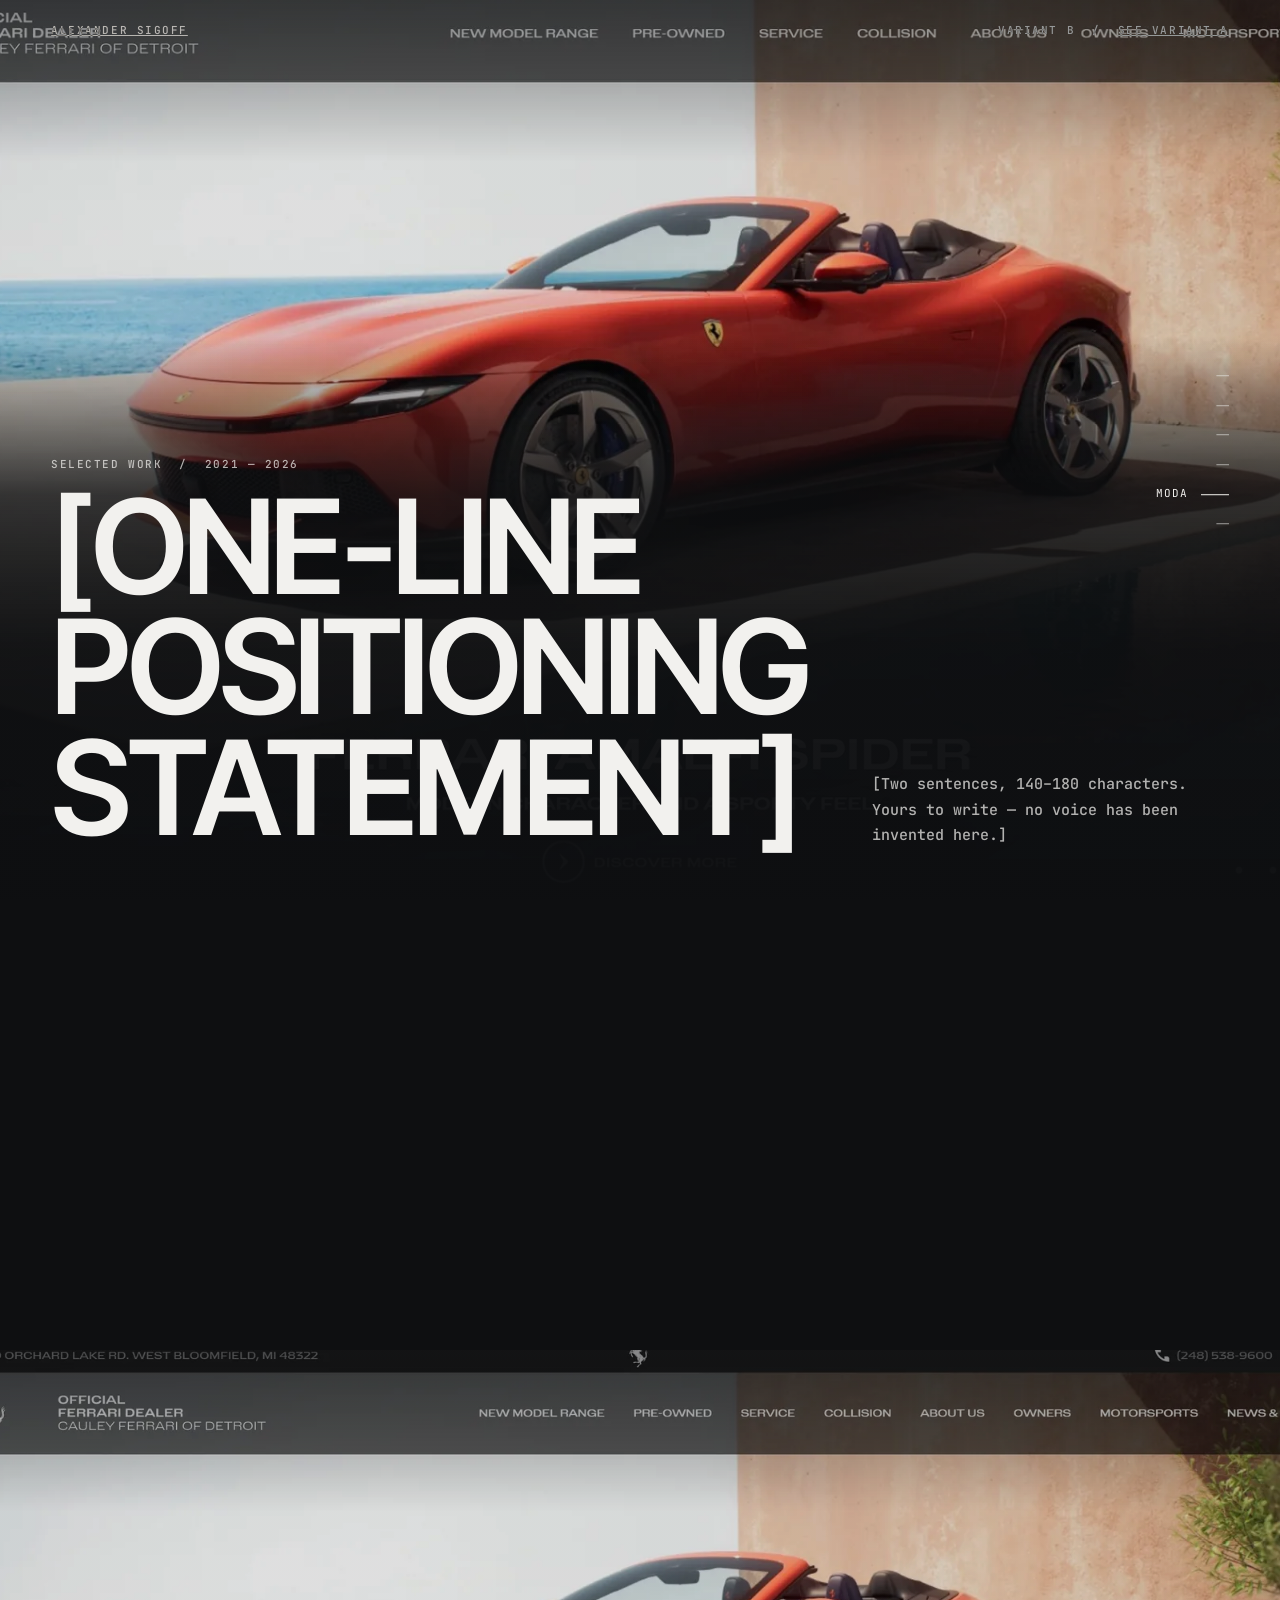
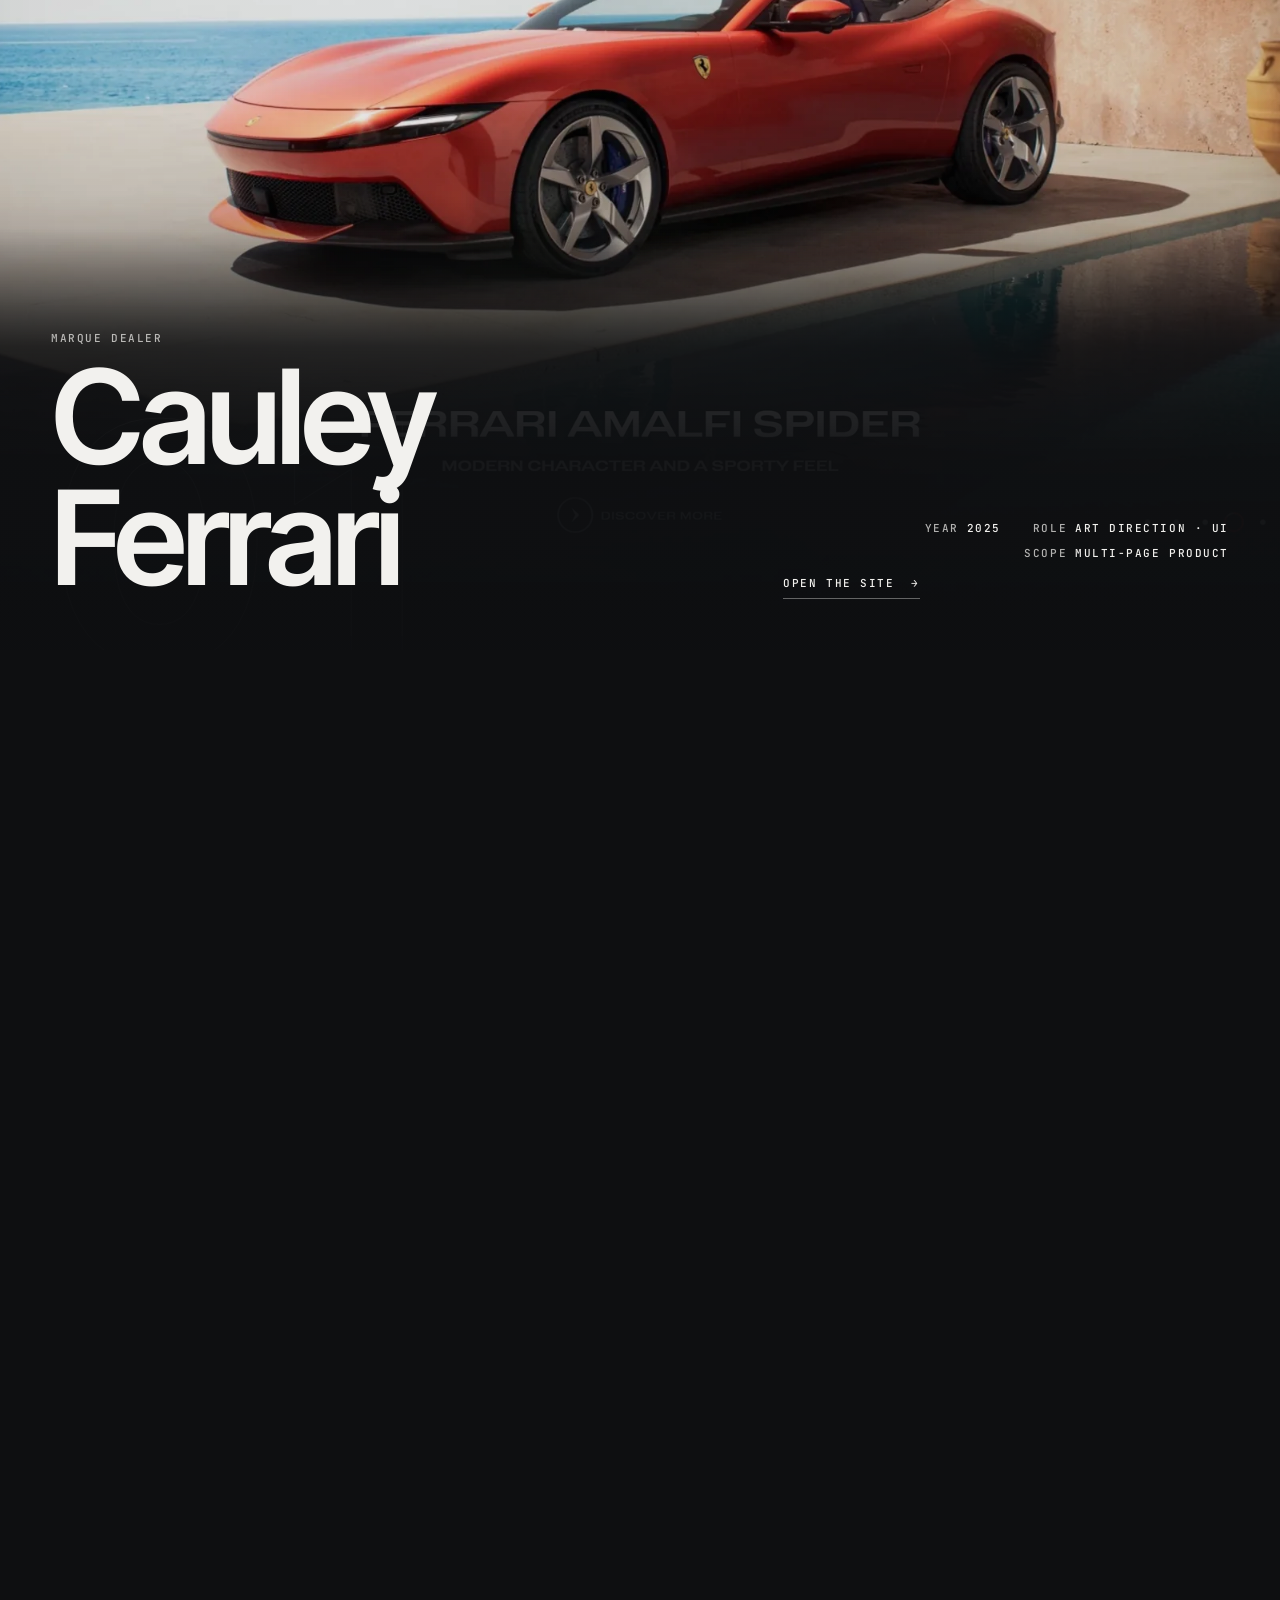
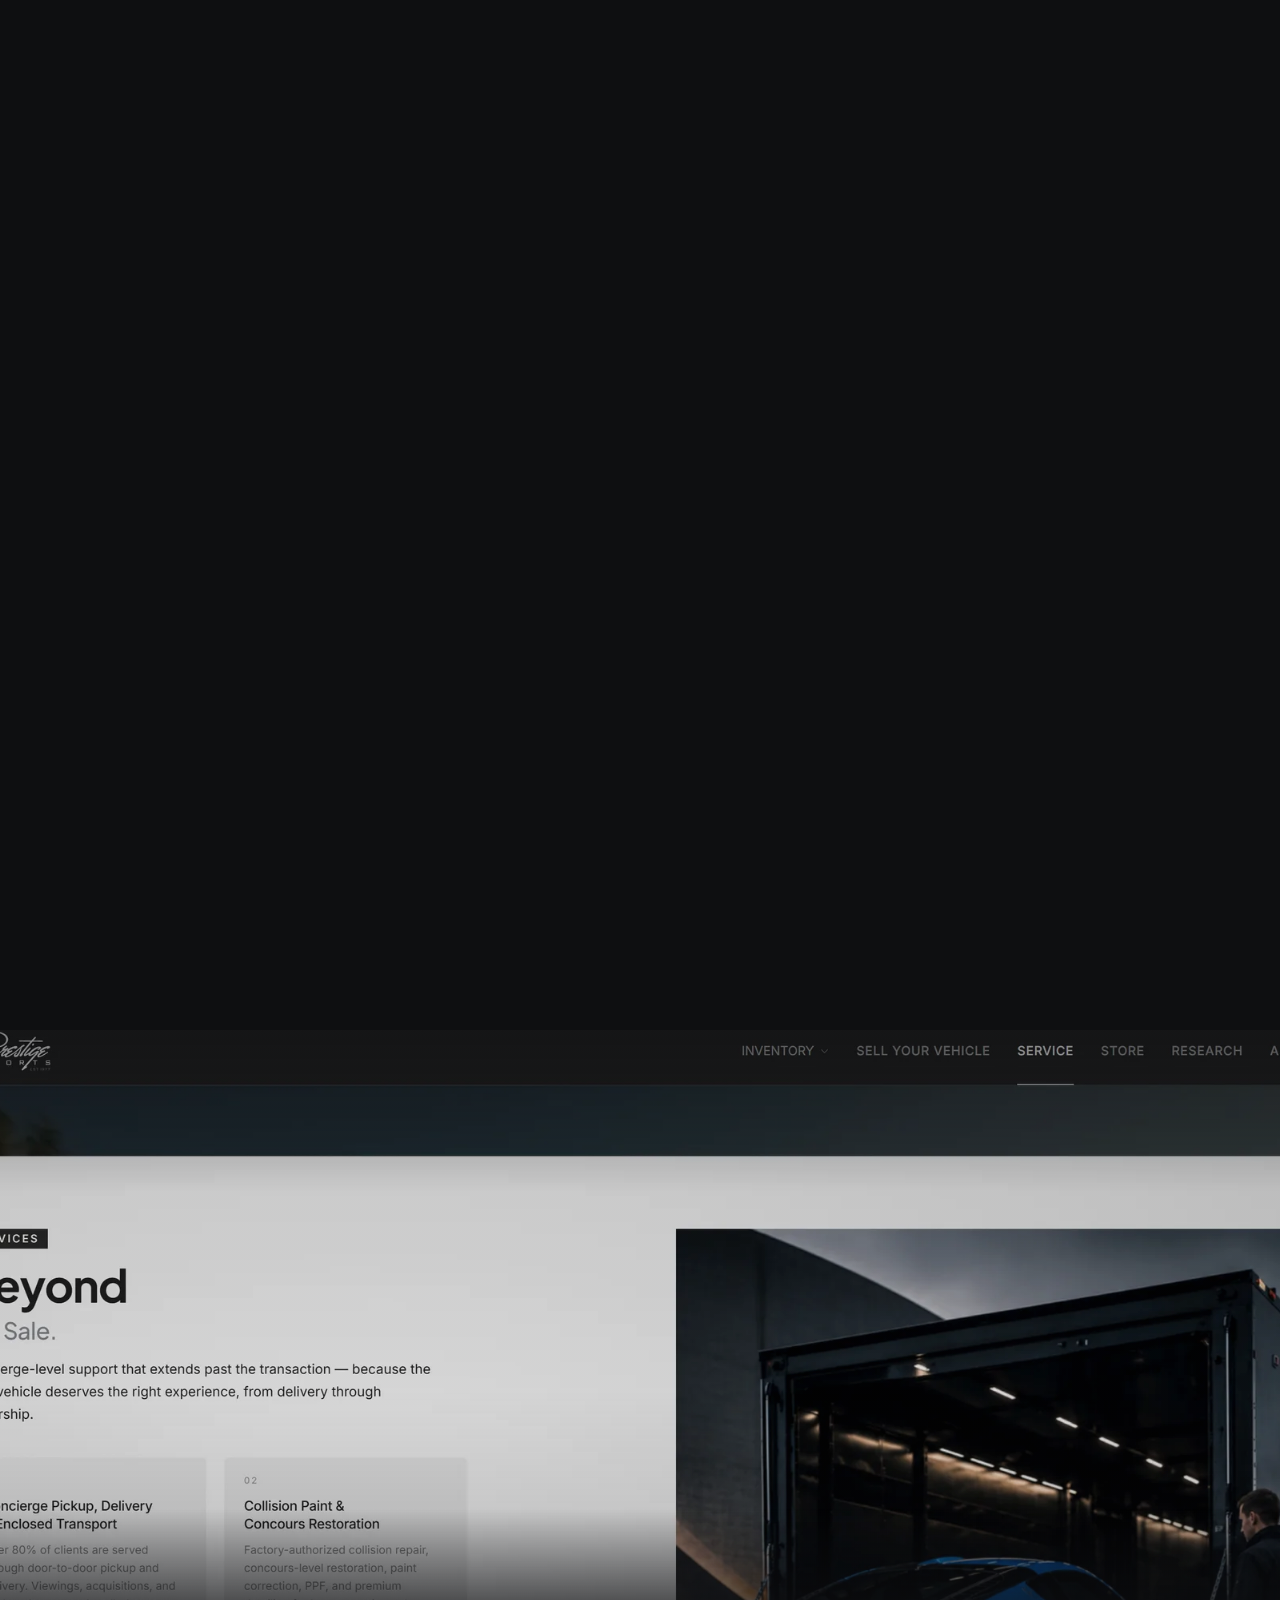
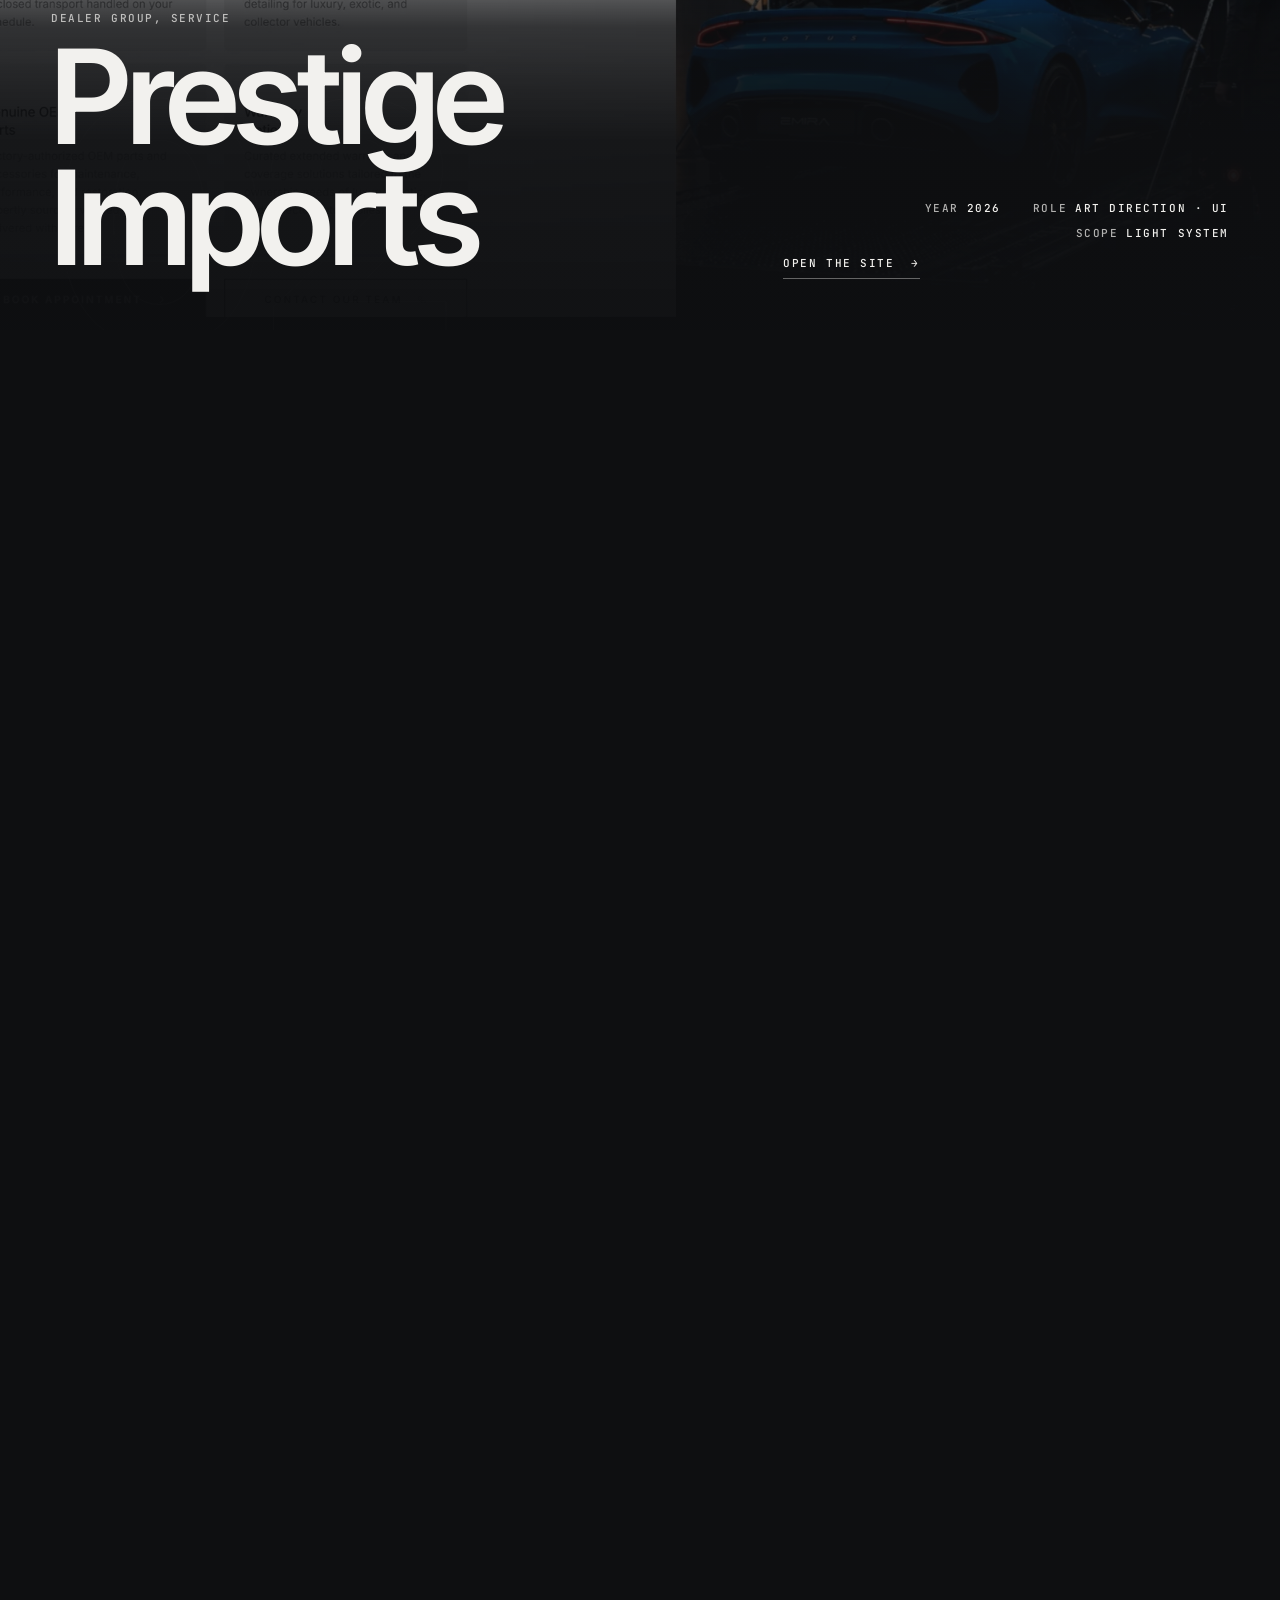
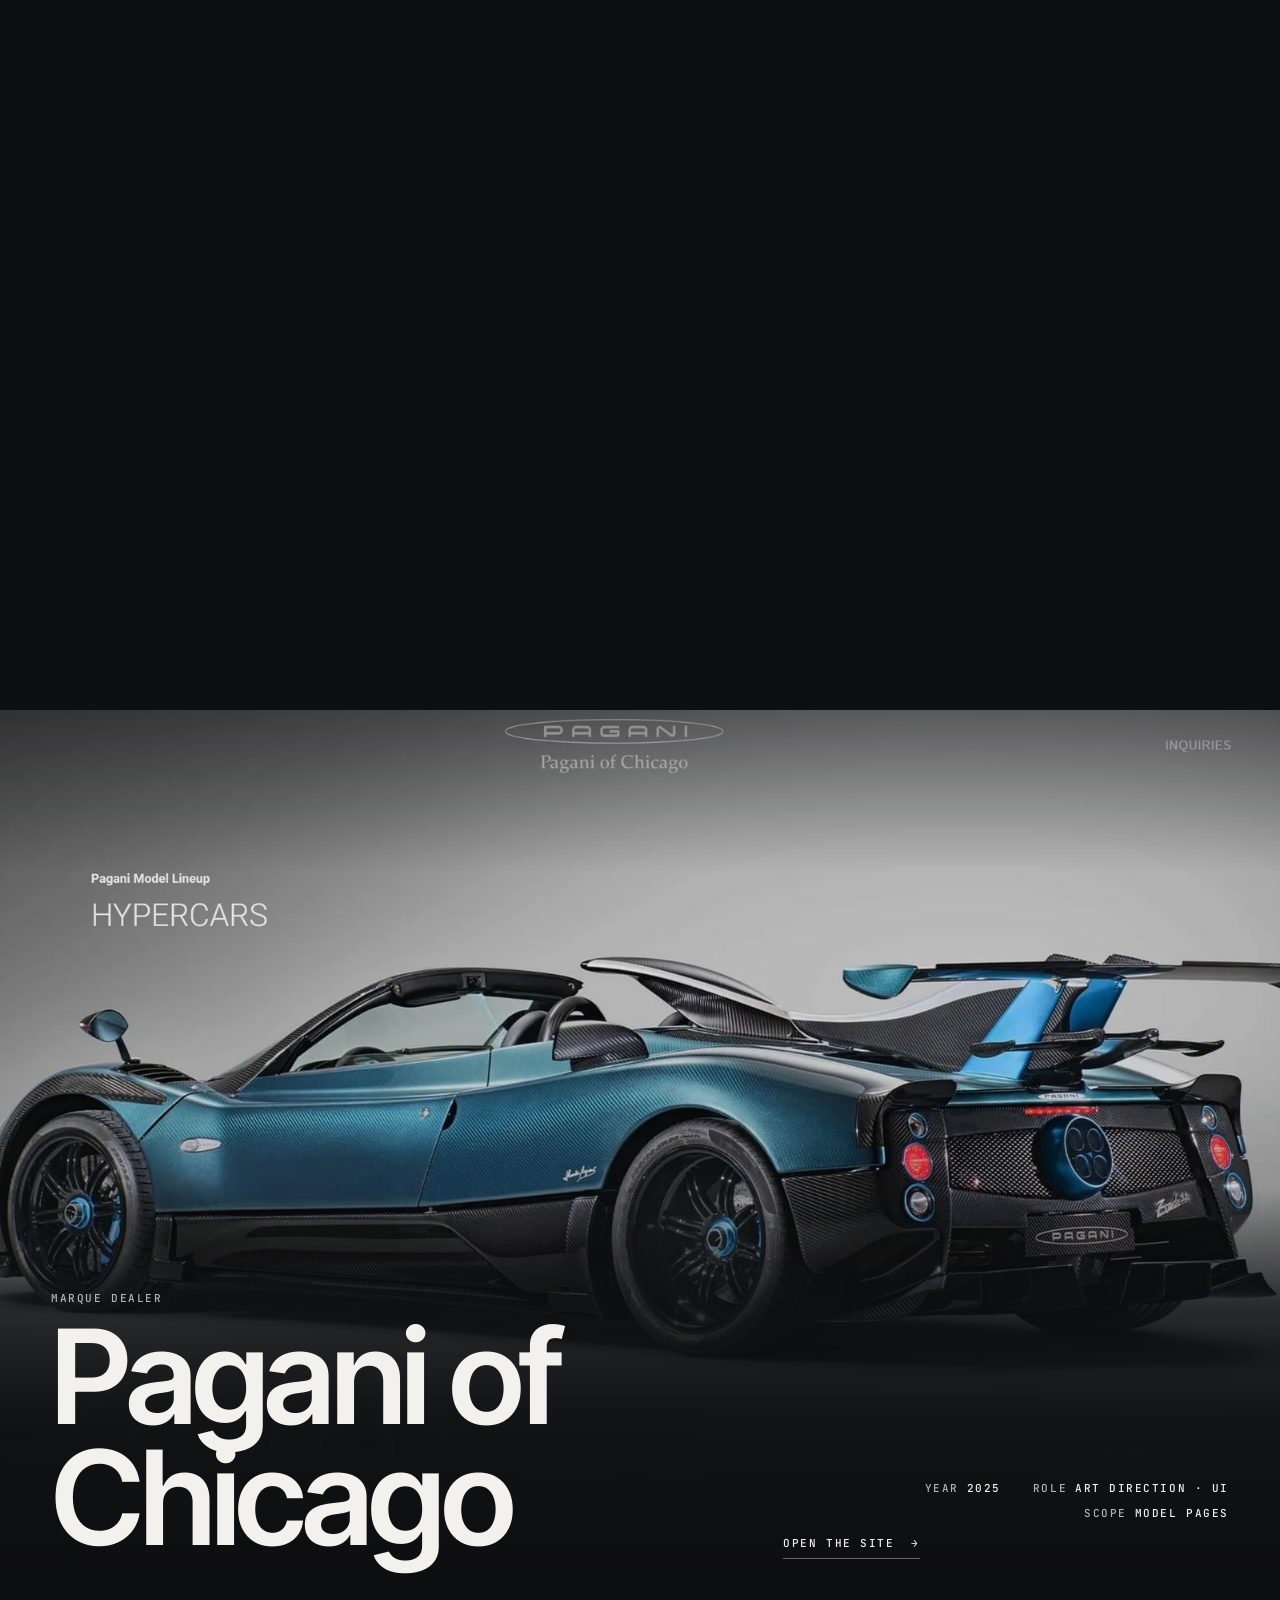
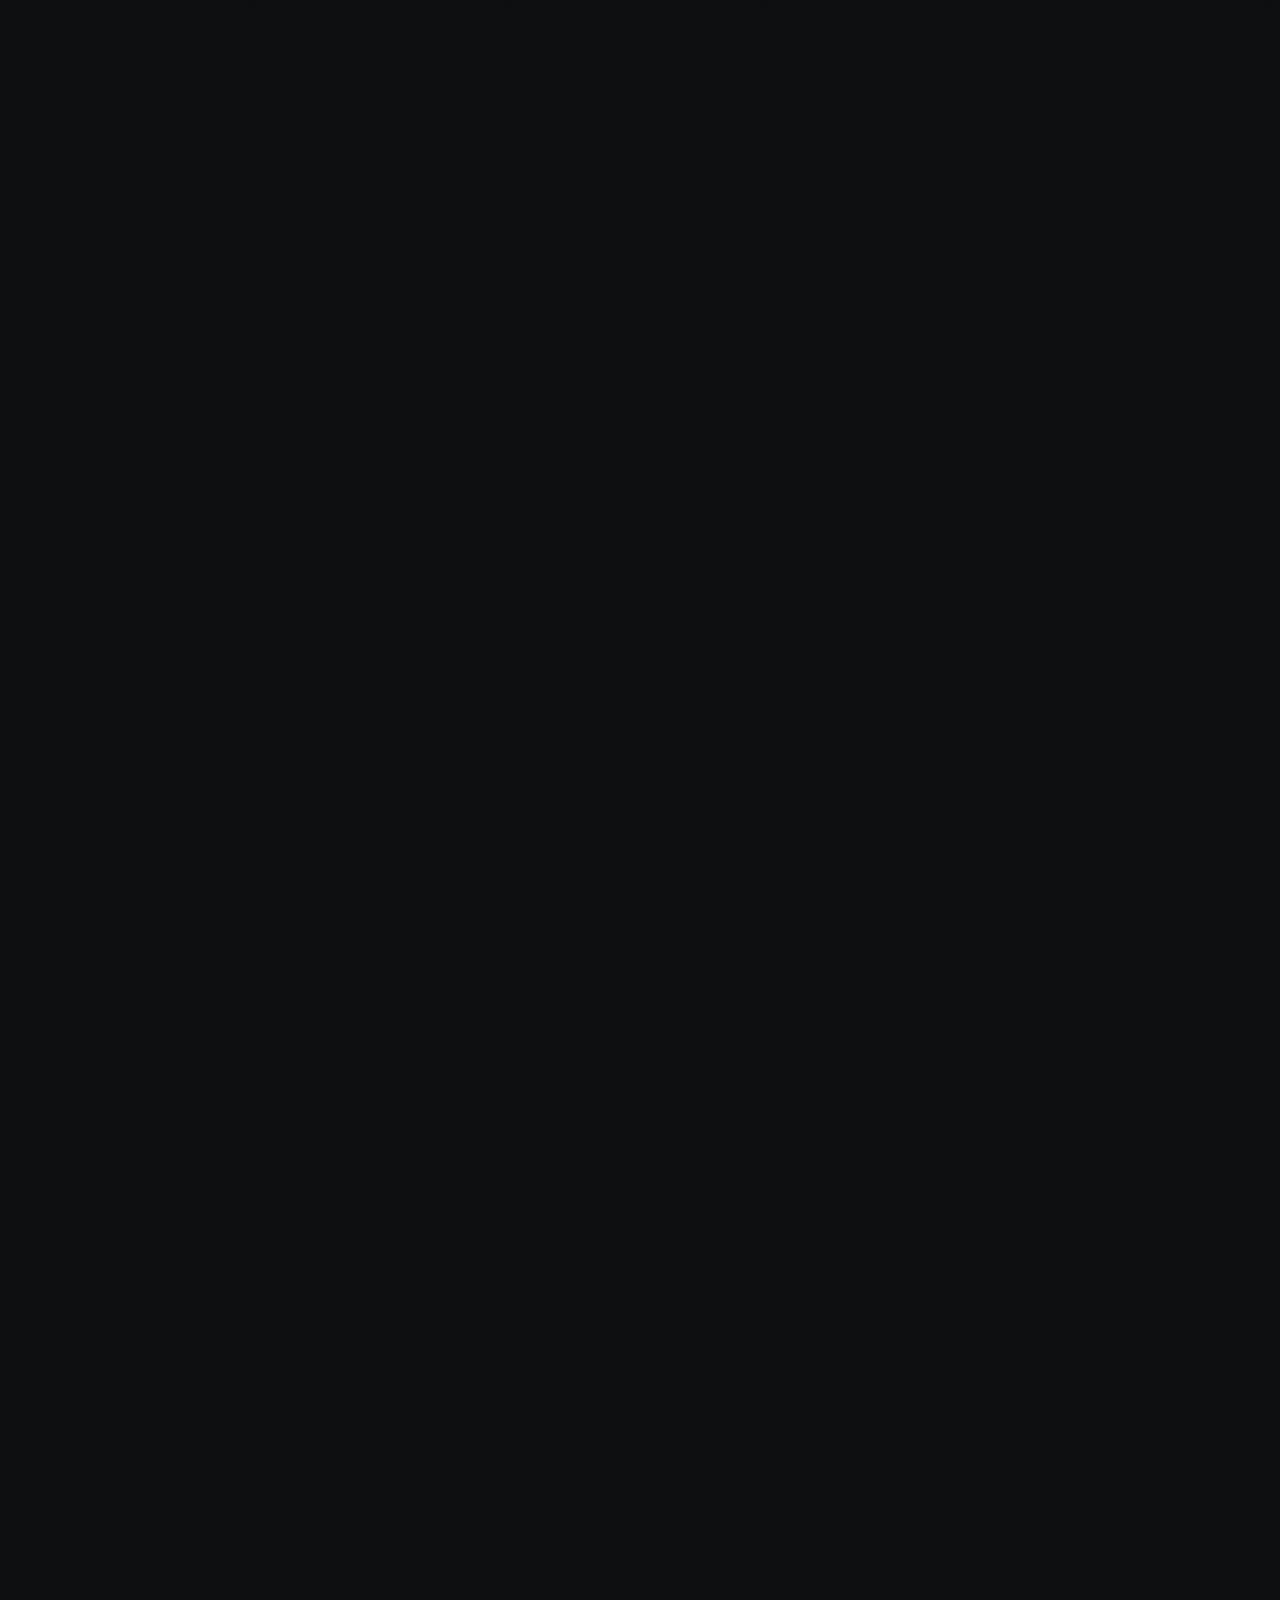
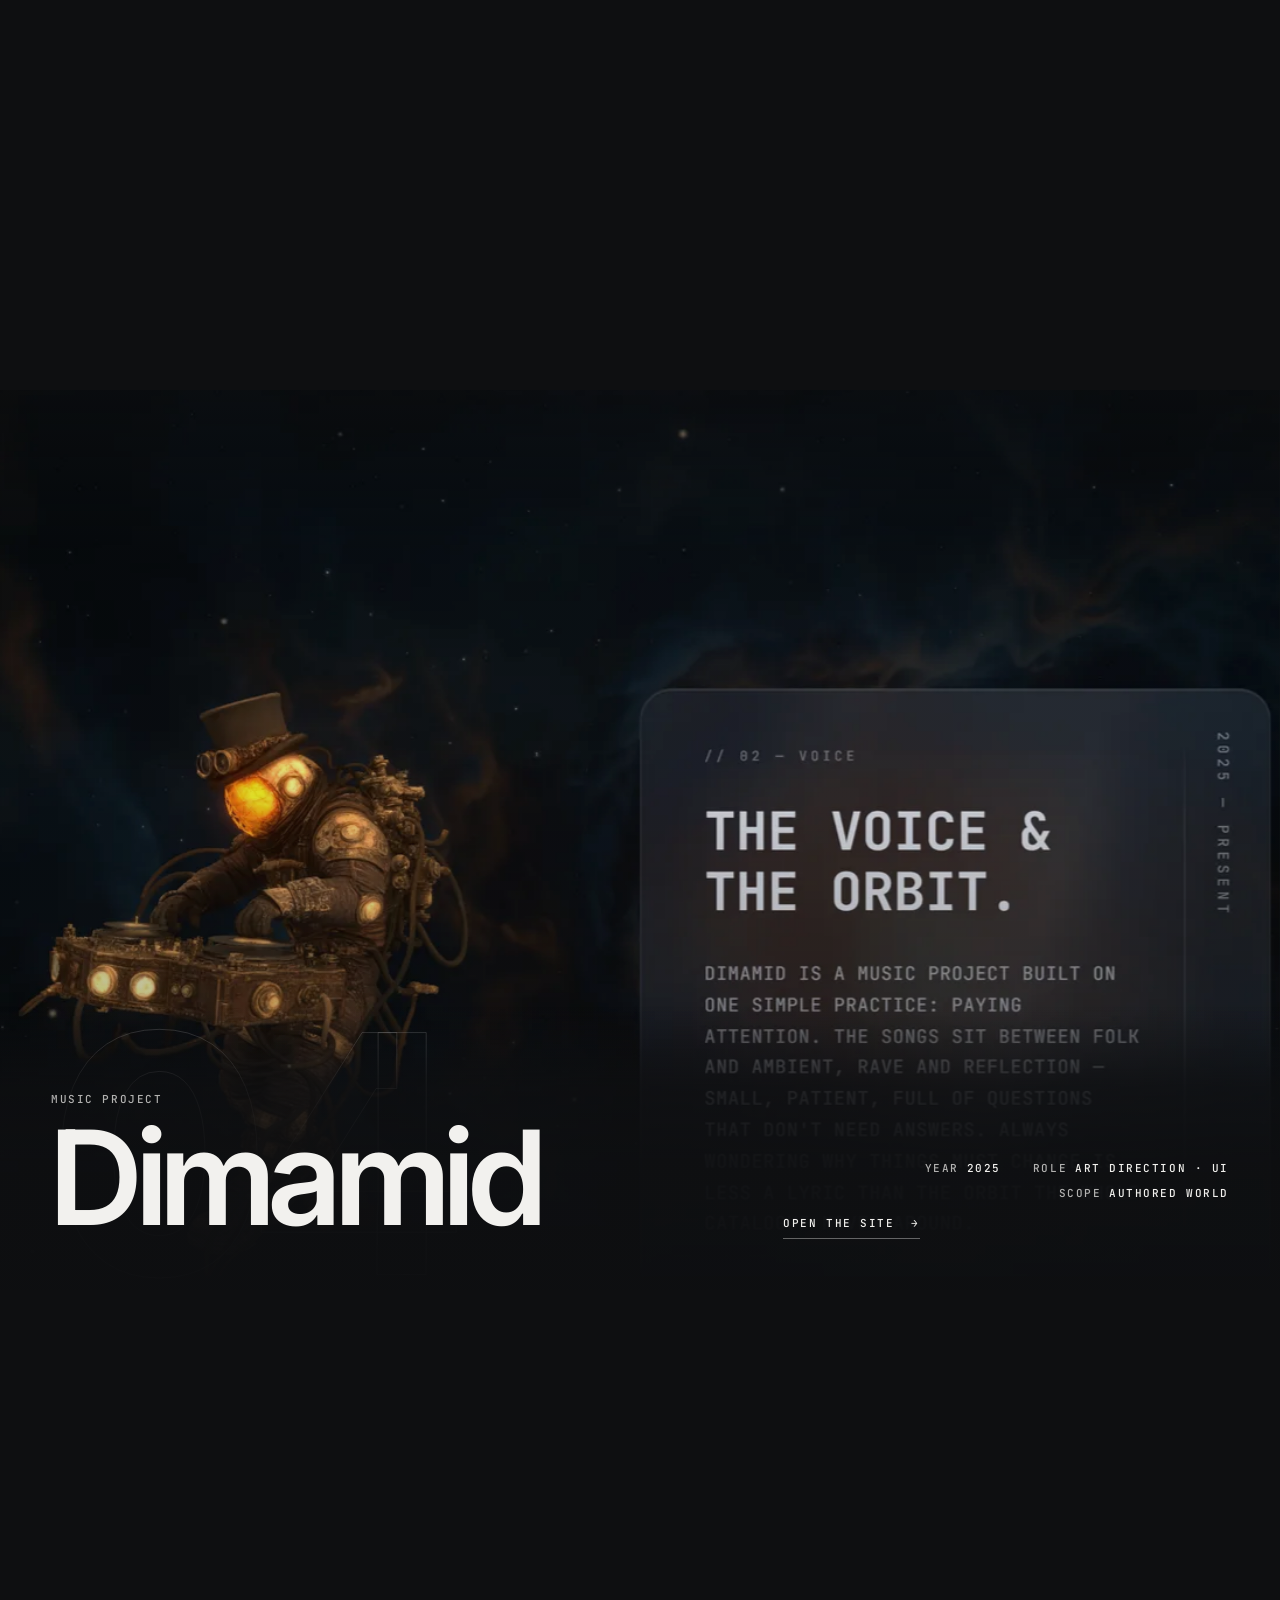
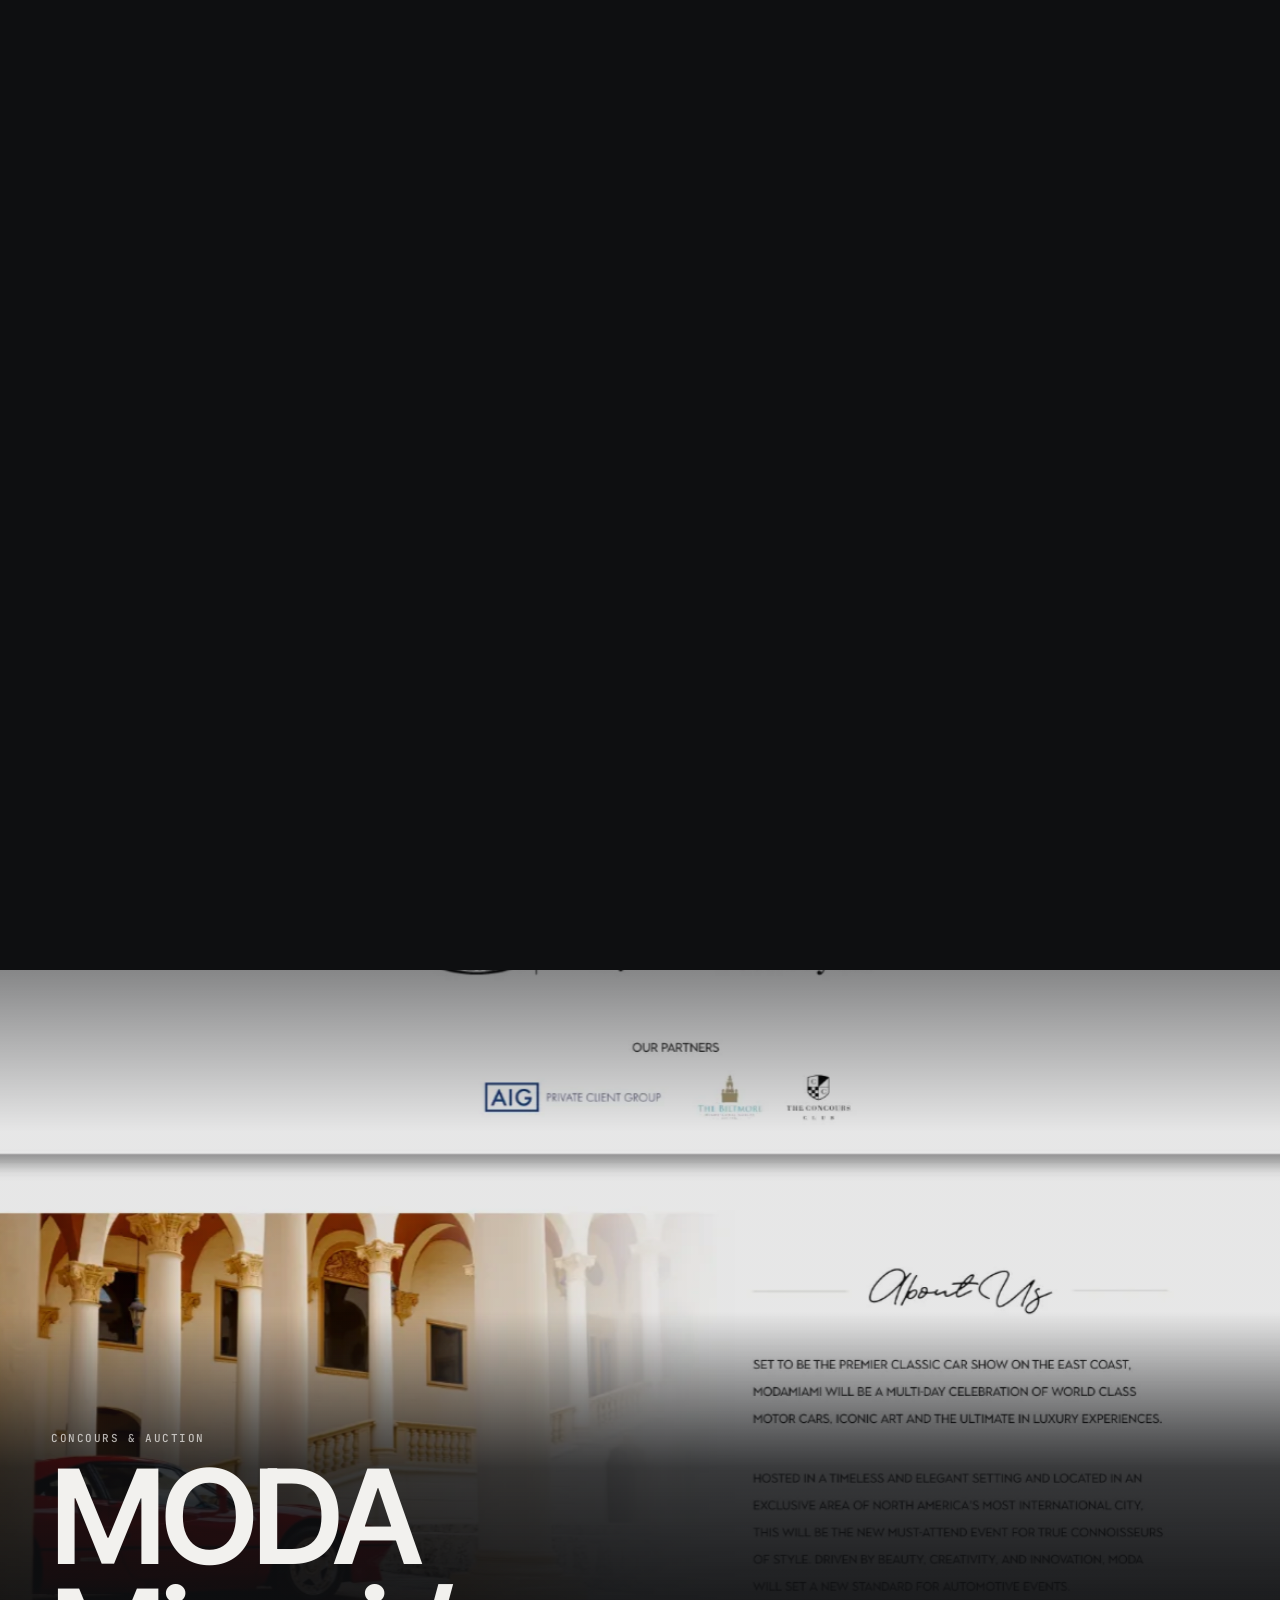
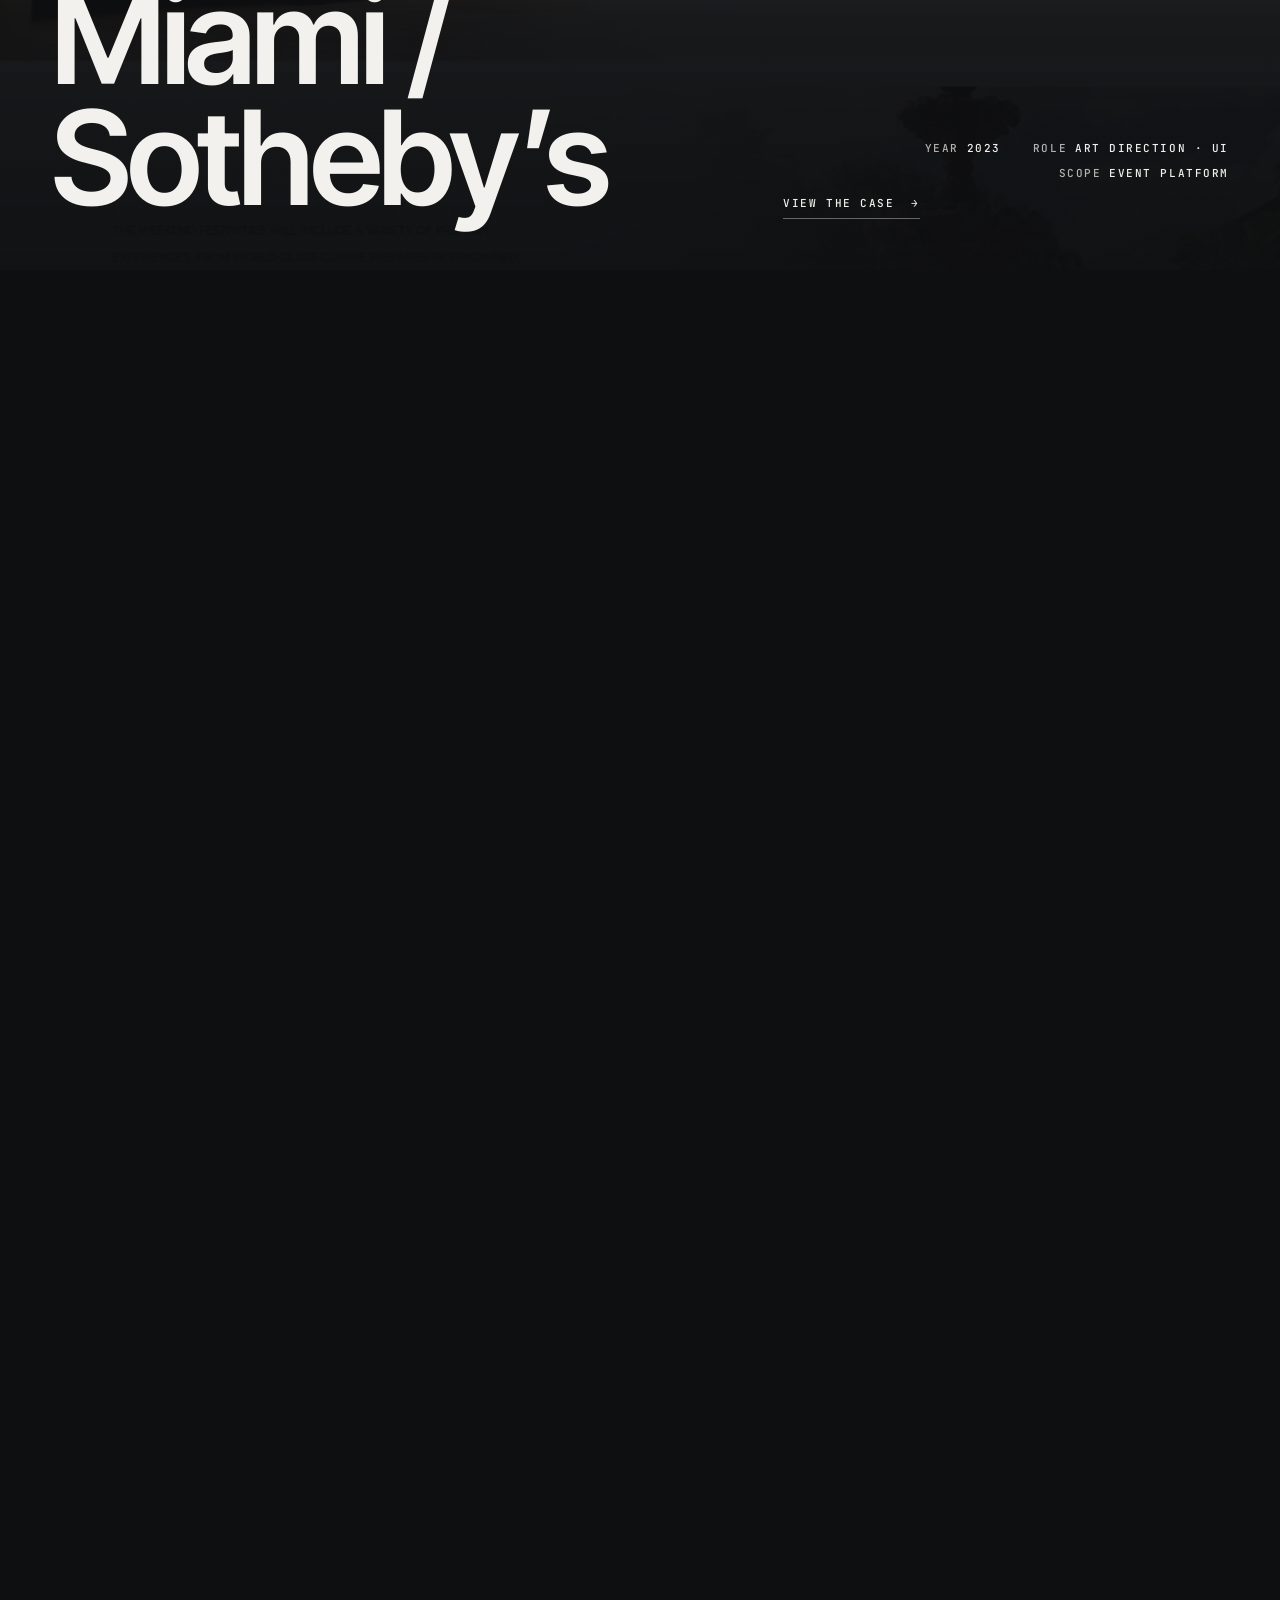
<file: index2.html>
<!doctype html>
<html lang="en">
<head>
<meta charset="utf-8" />
<meta name="viewport" content="width=device-width, initial-scale=1" />
<title>Alexander Sigoff — Selected Work (variant B)</title>
<meta name="description" content="Motion-led variant. Art direction and interface design for collector-car retail." />

<link rel="preconnect" href="https://fonts.googleapis.com" />
<link rel="preconnect" href="https://fonts.gstatic.com" crossorigin />
<link href="https://fonts.googleapis.com/css2?family=Inter+Tight:wght@300;400;500;600;700&family=JetBrains+Mono:wght@400;500&display=swap" rel="stylesheet" />
<link rel="preload" as="image" href="assets/cases/case-01-frame.webp" fetchpriority="high" />

<style>
/* ===========================================================================
   VARIANT B — the sequence.

   Variant A is a document you read: a gallery wall, a constant mat, hairlines,
   stillness. This is not that with animation added. It is a different idea —
   a sequence you move THROUGH. Each case is a pinned stage; scrolling scrubs
   the scene rather than translating a page.

   Design Read
     Reading this as a motion-led alternative of the same hiring-decision
     portfolio, for the same dealer principals comparing candidates.
     Dialect: brief-derived / no stored dialect — motion is the deliverable here,
     so the register is set by the brief, not by the house style.

   auction-editorial is NOT selected. immersive-authored-world is NOT selected:
   TASTE.md §4 says it is never inferred, only named by Alex. Its EFFECT
   HIERARCHY is borrowed as a mechanism and credited, which is a different act
   from adopting the dialect.

   Dialect yield, stated: motion-taste D4 ("motion is not the personality",
   <=1 ambient moment, <=1.2s total entrance) is set aside under its own
   `yields when:` — "motion IS the product". D1's 8px travel budget likewise.

   Invariants that do NOT yield, and where they bite:
     I1  every effect has a designed static path, applied by script only when
         motion is allowed, so reduced-motion and no-JS both get a complete page
     I2  keyboard parity: the rail is a real nav, every stage is focusable
     I3  every duration and easing is a token
     I4  transform and opacity only — the pinning is `position: sticky`, which
         costs no per-frame layout, and nothing shifts under the reader
     I5  no motion without a job. Each effect below names its job in a comment.
         An effect that could not name one was cut.
   ======================================================================== */
:root{
  --space-1:.25rem; --space-2:.5rem;  --space-3:.75rem; --space-4:1rem;
  --space-5:1.5rem; --space-6:2rem;   --space-7:3rem;   --space-8:4rem;
  --space-9:6rem;   --space-10:8rem;  --space-11:12rem;

  --text-xs:.6875rem;
  --text-sm:clamp(.8125rem,.8vw + .7rem,.9375rem);
  --text-body:clamp(1rem,.35vw + .95rem,1.125rem);
  --text-lead:clamp(1.125rem,.9vw + 1rem,1.5rem);
  --text-h2:clamp(2rem,3vw + 1.2rem,3.25rem);
  --text-display:clamp(3rem,9vw + 1rem,9rem);
  --text-numeral:clamp(7rem,26vw,22rem);

  /* Same palette as variant A on purpose: the two must differ by STRUCTURE, not
     by a repaint. No chromatic accent — colour belongs to the work. */
  --bg:#0e0f11;
  --bg-raised:#16181b;
  --ink:#f2f1ee;
  --ink-70:rgba(242,241,238,.72);
  --ink-58:rgba(242,241,238,.58);
  --ink-20:rgba(242,241,238,.20);
  --rule:rgba(242,241,238,.14);
  --rule-strong:rgba(242,241,238,.38);

  --dur-1:.15s; --dur-2:.25s; --dur-3:.4s; --dur-4:1.2s;
  --ease-out:cubic-bezier(.22,1,.36,1);
  --ease-in:cubic-bezier(.55,0,1,.45);

  --mat:clamp(1.25rem,4vw,4rem);
  --scene:320svh;             /* scroll distance one scene occupies */
}

*,*::before,*::after{box-sizing:border-box}
html{-webkit-text-size-adjust:100%}
html,body{overflow-x:clip}
body{
  margin:0;background:var(--bg);color:var(--ink);
  font-family:"Inter Tight",system-ui,sans-serif;
  font-size:var(--text-body);line-height:1.6;
  -webkit-font-smoothing:antialiased;
}
img{display:block;max-width:100%;height:auto}

.label{
  font-family:"JetBrains Mono",ui-monospace,monospace;
  font-size:var(--text-xs);text-transform:uppercase;
  letter-spacing:.14em;font-weight:500;line-height:1.2;color:var(--ink-70);
  margin:0;
}
.num{font-variant-numeric:tabular-nums}
.measure{max-width:60ch}

:where(a,button,[tabindex]):focus-visible{
  outline:2px solid var(--ink);outline-offset:3px;
  box-shadow:0 0 0 5px var(--bg);border-radius:1px;
}
.skip{position:absolute;left:-9999px;top:var(--space-4);z-index:60}
.skip:focus{left:var(--mat)}

/* ===========================================================================
   THE STAGE — one case, pinned, scrubbed.
   `position: sticky` does the pinning: no scroll-jacking, no transformed
   container, the document keeps a real height (find-in-page and anchors work).
   ======================================================================== */
.scene{position:relative;height:var(--scene)}
.stage{
  position:sticky;top:0;height:100svh;overflow:hidden;
  display:grid;grid-template-rows:1fr auto;
}
.plate{position:absolute;inset:0;margin:0;overflow:hidden;background:var(--bg-raised)}
.plate img{width:100%;height:100%;object-fit:cover;transform-origin:50% 45%}

/* the scrim exists so the HUD stays legible over ANY frame, including the two
   light chapters — legibility fixed at the background layer (color-taste I4) */
.plate::after{
  content:"";position:absolute;inset:0;
  /* Atmosphere only. Deepening THIS far enough to carry the HUD crushed the
     light chapters, and on a page whose whole argument is the imagery that is
     the wrong trade. Legibility is carried by the HUD's own scrim below. */
  background:linear-gradient(to top,
    rgba(14,15,17,.55) 0%,
    rgba(14,15,17,.28) 30%,
    rgba(14,15,17,.10) 60%,
    rgba(14,15,17,.10) 82%,
    rgba(14,15,17,.50) 100%);
}

/* The directional scrim, sized to the text rather than to the frame — step two
   of the color-taste I4 ladder. Measured: the first attempt left the HUD at
   1.87:1 over MODA, the lightest chapter in the set. Bounded to the HUD so a
   bright frame keeps its brightness everywhere the type is not. */
.hud::before{
  content:"";position:absolute;left:0;right:0;bottom:0;top:-14%;z-index:-1;
  background:linear-gradient(to top,
    rgba(14,15,17,.97) 0%,
    rgba(14,15,17,.94) 45%,
    rgba(14,15,17,.78) 72%,
    rgba(14,15,17,0) 100%);
}

/* the oversized numeral IS the progress indicator: it tells you where you are
   in the sequence, which is the job that earns it a place (motion-taste I5) */
.numeral{
  position:absolute;left:var(--mat);bottom:-.14em;z-index:1;
  font-size:var(--text-numeral);font-weight:700;line-height:.72;
  letter-spacing:-.05em;color:transparent;
  -webkit-text-stroke:1px var(--ink-20);
  user-select:none;pointer-events:none;
}

.hud{position:relative;z-index:2;align-self:end;padding:var(--mat);width:100%}
.hud-grid{display:grid;grid-template-columns:1fr;gap:var(--space-5);align-items:end}
.client{
  font-size:var(--text-display);font-weight:600;line-height:.92;
  letter-spacing:-.035em;margin:0;text-wrap:balance;
}
.facts{display:flex;flex-wrap:wrap;gap:var(--space-3) var(--space-6);margin:0;padding:0;list-style:none}
.facts li{display:flex;gap:var(--space-2);align-items:baseline}
.facts dt{display:contents}
.open{
  display:inline-block;margin-block-start:var(--space-4);text-decoration:none;
  color:var(--ink);border-block-end:1px solid var(--rule-strong);
  padding-block-end:var(--space-2);transition:border-color var(--dur-2) var(--ease-out);
}
.open:hover{border-color:var(--ink)}

@media (min-width:64rem){
  .hud-grid{grid-template-columns:1.5fr 1fr;gap:var(--space-8)}
  .facts{justify-content:flex-end}
}

/* ===========================================================================
   THE RAIL — persistent, and it is not decoration: this audience is comparing
   candidates under time pressure, so "how many are left" is real information.
   ======================================================================== */
.rail{
  position:fixed;right:var(--mat);top:50%;transform:translateY(-50%);z-index:40;
  display:flex;flex-direction:column;gap:var(--space-3);
}
.rail a{
  display:flex;align-items:center;gap:var(--space-3);justify-content:flex-end;
  text-decoration:none;color:var(--ink-58);
  transition:color var(--dur-2) var(--ease-out);
}
.rail a .tick{
  display:block;width:1.75rem;height:1px;background:currentColor;
  transform-origin:right center;transform:scaleX(.45);
  transition:transform var(--dur-2) var(--ease-out),background var(--dur-2) var(--ease-out);
}
.rail a[aria-current="true"]{color:var(--ink)}
.rail a[aria-current="true"] .tick{transform:scaleX(1)}
.rail a:hover,.rail a:focus-visible{color:var(--ink)}
.rail a:hover .tick{transform:scaleX(1)}
.rail .rlabel{font-family:"JetBrains Mono",ui-monospace,monospace;
  font-size:var(--text-xs);letter-spacing:.12em;
  opacity:0;transform:translateX(var(--space-2));
  transition:opacity var(--dur-2) var(--ease-out),transform var(--dur-2) var(--ease-out);}
.rail a:hover .rlabel,.rail a:focus-visible .rlabel,
.rail a[aria-current="true"] .rlabel{opacity:1;transform:none}
@media (max-width:47.99rem){ .rail{display:none} }

/* ===========================================================================
   MOTION STATES — every one of them is applied by SCRIPT via .motion on <html>.
   Without that class the page is a complete, composed, still document.
   ======================================================================== */
.motion .plate img{will-change:transform}
.motion .hud [data-cue]{
  opacity:0;transform:translate3d(0,var(--space-5),0);filter:blur(8px);
  transition:opacity var(--dur-3) var(--ease-out),
             transform var(--dur-3) var(--ease-out),
             filter var(--dur-3) var(--ease-out);
}
.motion .hud.lit [data-cue]{opacity:1;transform:none;filter:blur(0)}
.motion .hud.lit [data-cue]:nth-child(1){transition-delay:0ms}
.motion .hud.lit [data-cue]:nth-child(2){transition-delay:110ms}
.motion .hud.lit [data-cue]:nth-child(3){transition-delay:220ms}
.motion .hud.lit [data-cue]:nth-child(4){transition-delay:330ms}

/* the opening title card */
.motion .overture [data-cue]{transition-duration:var(--dur-4)}

@media (prefers-reduced-motion:reduce){
  html{scroll-behavior:auto}
  *,*::before,*::after{
    animation-duration:.001ms!important;animation-iteration-count:1!important;
    transition-duration:.001ms!important;
  }
  /* DESIGNED static path, not a gutted one: the scenes stop being scenes and
     become a straightforward stacked page, still composed and complete. */
  .scene{height:auto}
  .stage{position:static;height:auto;min-height:0}
  .plate{position:relative;aspect-ratio:16/10}
  .plate img{transform:none!important}
  .numeral{position:static;font-size:var(--text-h2);color:var(--ink-58);
           -webkit-text-stroke:0;margin:var(--mat) var(--mat) 0}
  .hud [data-cue]{opacity:1!important;transform:none!important;filter:none!important}
  .rail{display:none}
}
</style>
</head>

<body>
<a href="#s1" class="skip label">Skip to the work</a>

<header style="position:fixed;top:0;left:0;right:0;z-index:50;
               padding:var(--space-5) var(--mat);display:flex;
               justify-content:space-between;align-items:baseline;gap:var(--space-5);
               mix-blend-mode:difference;pointer-events:none">
  <a href="#top" class="label" style="color:var(--ink);pointer-events:auto">Alexander Sigoff</a>
  <p class="label" style="pointer-events:auto">
    Variant B &nbsp;/&nbsp; <a href="index.html" style="color:inherit">see variant A</a>
  </p>
</header>

<nav class="rail" aria-label="Cases">
  <a href="#s1"><span class="rlabel">Ferrari</span><span class="tick"></span></a>
  <a href="#s2"><span class="rlabel">Prestige</span><span class="tick"></span></a>
  <a href="#s3"><span class="rlabel">Pagani</span><span class="tick"></span></a>
  <a href="#s4"><span class="rlabel">Dimamid</span><span class="tick"></span></a>
  <a href="#s5"><span class="rlabel">MODA</span><span class="tick"></span></a>
  <a href="#s6"><span class="rlabel">Porsche</span><span class="tick"></span></a>
</nav>

<main id="top">

<!-- == TITLE CARD ======================================================== -->
<section class="scene" style="--scene:150svh">
  <div class="stage">
    <figure class="plate">
      <img src="assets/cases/case-01-frame.webp" width="1800" height="1125" data-scrub="1.18"
           fetchpriority="high" alt="Cauley Ferrari — the home page hero." />
    </figure>
    <div class="hud overture">
      <div class="hud-grid">
        <div>
          <p class="label" data-cue>Selected work &nbsp;/&nbsp; <span class="num">2021 &mdash; 2026</span></p>
          <p class="client" data-cue style="margin-block-start:var(--space-4);max-width:14ch">
            [ONE-LINE POSITIONING STATEMENT]
          </p>
        </div>
        <p class="measure label" data-cue style="line-height:1.7;text-transform:none;letter-spacing:0;font-size:var(--text-sm)">
          [Two sentences, 140&ndash;180 characters. Yours to write &mdash; no voice has been invented here.]
        </p>
      </div>
    </div>
  </div>
</section>

<!-- == 01 ================================================================ -->
<section class="scene" id="s1" aria-labelledby="h1">
  <div class="stage">
    <figure class="plate">
      <img src="assets/cases/case-01-frame.webp" width="1800" height="1125" data-scrub="1.14"
           alt="Cauley Ferrari — the home page hero." />
    </figure>
    <span class="numeral num" data-drift="-14" aria-hidden="true">01</span>
    <div class="hud">
      <div class="hud-grid">
        <div>
          <p class="label" data-cue>Marque dealer</p>
          <h2 class="client" id="h1" data-cue style="margin-block-start:var(--space-3)">Cauley Ferrari</h2>
        </div>
        <div data-cue>
          <ul class="facts">
            <li><span class="label">Year</span><span class="label num" style="color:var(--ink)">2025</span></li>
            <li><span class="label">Role</span><span class="label" style="color:var(--ink)">Art direction &middot; UI</span></li>
            <li><span class="label">Scope</span><span class="label" style="color:var(--ink)">Multi-page product</span></li>
          </ul>
          <a class="open label" href="https://www.cauleyferrari.com/" rel="noopener">Open the site &nbsp;&rarr;</a>
        </div>
      </div>
    </div>
  </div>
</section>

<!-- == 02 ================================================================ -->
<section class="scene" id="s2" aria-labelledby="h2">
  <div class="stage">
    <figure class="plate">
      <img src="assets/cases/case-02-frame.webp" width="1800" height="1125" data-scrub="1.14"
           alt="Prestige Imports — the services section." />
    </figure>
    <span class="numeral num" data-drift="-14" aria-hidden="true">02</span>
    <div class="hud">
      <div class="hud-grid">
        <div>
          <p class="label" data-cue>Dealer group, service</p>
          <h2 class="client" id="h2" data-cue style="margin-block-start:var(--space-3)">Prestige Imports</h2>
        </div>
        <div data-cue>
          <ul class="facts">
            <li><span class="label">Year</span><span class="label num" style="color:var(--ink)">2026</span></li>
            <li><span class="label">Role</span><span class="label" style="color:var(--ink)">Art direction &middot; UI</span></li>
            <li><span class="label">Scope</span><span class="label" style="color:var(--ink)">Light system</span></li>
          </ul>
          <a class="open label" href="https://sigovs.github.io/prestige-website/index_6.html" rel="noopener">Open the site &nbsp;&rarr;</a>
        </div>
      </div>
    </div>
  </div>
</section>

<!-- == 03 ================================================================ -->
<section class="scene" id="s3" aria-labelledby="h3">
  <div class="stage">
    <figure class="plate">
      <img src="assets/cases/case-03-frame.webp" width="1800" height="1125" data-scrub="1.14"
           alt="Pagani of Chicago — the Zonda model page." />
    </figure>
    <span class="numeral num" data-drift="-14" aria-hidden="true">03</span>
    <div class="hud">
      <div class="hud-grid">
        <div>
          <p class="label" data-cue>Marque dealer</p>
          <h2 class="client" id="h3" data-cue style="margin-block-start:var(--space-3)">Pagani of Chicago</h2>
        </div>
        <div data-cue>
          <ul class="facts">
            <li><span class="label">Year</span><span class="label num" style="color:var(--ink)">2025</span></li>
            <li><span class="label">Role</span><span class="label" style="color:var(--ink)">Art direction &middot; UI</span></li>
            <li><span class="label">Scope</span><span class="label" style="color:var(--ink)">Model pages</span></li>
          </ul>
          <a class="open label" href="https://www.paganiofchicago.com/" rel="noopener">Open the site &nbsp;&rarr;</a>
        </div>
      </div>
    </div>
  </div>
</section>

<!-- == 04 — THE DISRUPTION ===============================================
     Still the disruption, still by GENRE. In this variant it also gets the
     only scene that runs longer and scrubs harder, because it is the only
     project whose own subject is motion.
     ==================================================================== -->
<section class="scene" id="s4" aria-labelledby="h4" style="--scene:420svh">
  <div class="stage">
    <figure class="plate">
      <img src="assets/cases/case-04-frame.webp" width="1800" height="771" data-scrub="1.30"
           alt="Dimamid — the authored world: a figure adrift in space at a console." />
    </figure>
    <span class="numeral num" data-drift="-26" aria-hidden="true">04</span>
    <div class="hud">
      <div class="hud-grid">
        <div>
          <p class="label" data-cue>Music project</p>
          <h2 class="client" id="h4" data-cue style="margin-block-start:var(--space-3)">Dimamid</h2>
        </div>
        <div data-cue>
          <ul class="facts">
            <li><span class="label">Year</span><span class="label num" style="color:var(--ink)">2025</span></li>
            <li><span class="label">Role</span><span class="label" style="color:var(--ink)">Art direction &middot; UI</span></li>
            <li><span class="label">Scope</span><span class="label" style="color:var(--ink)">Authored world</span></li>
          </ul>
          <a class="open label" href="https://sigovs.github.io/dimamid/" rel="noopener">Open the site &nbsp;&rarr;</a>
        </div>
      </div>
    </div>
  </div>
</section>

<!-- == 05 ================================================================ -->
<section class="scene" id="s5" aria-labelledby="h5">
  <div class="stage">
    <figure class="plate">
      <img src="assets/cases/case-05-frame.webp" width="1364" height="853" data-scrub="1.14"
           alt="MODA Miami for Sotheby's — a classic Ferrari under the Biltmore colonnade." />
    </figure>
    <span class="numeral num" data-drift="-14" aria-hidden="true">05</span>
    <div class="hud">
      <div class="hud-grid">
        <div>
          <p class="label" data-cue>Concours &amp; auction</p>
          <h2 class="client" id="h5" data-cue style="margin-block-start:var(--space-3)">MODA Miami / Sotheby&rsquo;s</h2>
        </div>
        <div data-cue>
          <ul class="facts">
            <li><span class="label">Year</span><span class="label num" style="color:var(--ink)">2023</span></li>
            <li><span class="label">Role</span><span class="label" style="color:var(--ink)">Art direction &middot; UI</span></li>
            <li><span class="label">Scope</span><span class="label" style="color:var(--ink)">Event platform</span></li>
          </ul>
          <a class="open label" href="https://www.behance.net/gallery/179848061/MODA-MIAMI-Sothebys" rel="noopener">View the case &nbsp;&rarr;</a>
        </div>
      </div>
    </div>
  </div>
</section>

<!-- == 06 ================================================================ -->
<section class="scene" id="s6" aria-labelledby="h6">
  <div class="stage">
    <figure class="plate">
      <img src="assets/cases/case-06-frame.webp" width="1728" height="1080" data-scrub="1.14"
           alt="Porsche Restoration Services — home page." />
    </figure>
    <span class="numeral num" data-drift="-14" aria-hidden="true">06</span>
    <div class="hud">
      <div class="hud-grid">
        <div>
          <p class="label" data-cue>Restoration service</p>
          <h2 class="client" id="h6" data-cue style="margin-block-start:var(--space-3)">Porsche Restoration Services</h2>
        </div>
        <div data-cue>
          <ul class="facts">
            <li><span class="label">Year</span><span class="label num" style="color:var(--ink)">2021</span></li>
            <li><span class="label">Role</span><span class="label" style="color:var(--ink)">Art direction &middot; UI</span></li>
            <li><span class="label">Scope</span><span class="label" style="color:var(--ink)">Service site</span></li>
          </ul>
          <a class="open label" href="https://www.behance.net/gallery/130127865/Porsche-Restoration-Services" rel="noopener">View the case &nbsp;&rarr;</a>
        </div>
      </div>
    </div>
  </div>
</section>

<!-- == CLOSE ============================================================= -->
<section id="contact" style="padding:var(--space-11) var(--mat) var(--space-9)">
  <p class="label" data-cue>Contact</p>
  <p class="client" style="margin:var(--space-5) 0 0;max-width:12ch">[Contact headline]</p>
  <p style="margin-block-start:var(--space-7)">
    <a class="open label" href="mailto:[EMAIL]">[EMAIL] &nbsp;&rarr;</a>
  </p>
  <p class="label" style="margin-block-start:var(--space-10);color:var(--ink-58)">
    Six of twelve shipped projects &nbsp;/&nbsp;
    <a href="index.html" style="color:var(--ink)">the full index is in variant A</a>
  </p>
</section>

</main>

<footer style="padding:var(--space-6) var(--mat);border-top:1px solid var(--rule);
               display:flex;flex-wrap:wrap;justify-content:space-between;gap:var(--space-3)">
  <p class="label">Variant B &mdash; motion-led</p>
  <p class="label">Alexander Sigoff &nbsp;&middot;&nbsp; <span class="num">&copy; 2026</span></p>
</footer>

<script>
(function(){
  var reduce = matchMedia('(prefers-reduced-motion: reduce)');
  if (reduce.matches) return;          // the static path is the CSS default
  document.documentElement.classList.add('motion');

  var scenes = Array.prototype.slice.call(document.querySelectorAll('.scene')).map(function(s){
    return {
      el: s,
      img: s.querySelector('[data-scrub]'),
      scrub: parseFloat((s.querySelector('[data-scrub]')||{}).dataset ? s.querySelector('[data-scrub]').dataset.scrub : 1) || 1,
      numeral: s.querySelector('[data-drift]'),
      drift: s.querySelector('[data-drift]') ? parseFloat(s.querySelector('[data-drift]').dataset.drift) : 0,
      hud: s.querySelector('.hud'),
      id: s.id
    };
  });
  var links = Array.prototype.slice.call(document.querySelectorAll('.rail a'));

  /* PRIMARY EVENT — the frame resolves across the scene.
     Job: a still photograph gets duration, so a hurried eye lands on it instead
     of skating past. One per scene, never two at once. */
  /* SUPPORTING — the numeral counter-drifts.
     Job: it is the position indicator. You always know which of six you are on. */
  /* AMBIENT — the rail tick lengthens on the active case.
     Job: how many remain, for an audience that is comparing candidates. */
  /* INTERACTION — hover and focus on rail and links, never suppressed. */

  var ticking = false, current = null;
  function frame(){
    var vh = innerHeight;
    scenes.forEach(function(s){
      var r = s.el.getBoundingClientRect();
      var len = r.height - vh;
      var p = len > 0 ? Math.min(1, Math.max(0, -r.top / len)) : (r.top < vh/2 ? 1 : 0);

      if (r.bottom > 0 && r.top < vh){
        if (s.img){
          var sc = s.scrub + (1 - s.scrub) * p;            // 1.14 -> 1.00
          s.img.style.transform = 'scale(' + sc.toFixed(4) + ') translate3d(0,' +
                                  ((p - .5) * -3).toFixed(2) + '%,0)';
        }
        if (s.numeral){
          s.numeral.style.transform = 'translate3d(0,' + (p * s.drift).toFixed(2) + '%,0)';
        }
        if (s.hud && p > 0.04) s.hud.classList.add('lit');
        if (s.id && current !== s.id && r.top <= vh*0.5 && r.bottom >= vh*0.5){
          current = s.id;
          links.forEach(function(a){
            a.setAttribute('aria-current', a.getAttribute('href') === '#'+s.id ? 'true' : 'false');
          });
        }
      }
    });
    ticking = false;
  }
  function onScroll(){ if(!ticking){ ticking = true; requestAnimationFrame(frame); } }
  addEventListener('scroll', onScroll, {passive:true});
  addEventListener('resize', onScroll, {passive:true});
  frame();

  /* The title card is above the fold and must not wait for a scroll event. */
  var first = document.querySelector('.hud.overture');
  if (first) requestAnimationFrame(function(){ first.classList.add('lit'); });

  /* Eased scroll on the NATIVE document — same reasoning as variant A: a
     transformed scroll container reports scrollHeight 0 and breaks screenshots,
     find-in-page and anchoring. Wheel only; keyboard, touch and scrollbar stay
     native. Anchors run through the same glide so they land exactly. */
  if (!matchMedia('(pointer: coarse)').matches){
    var target = scrollY, running = false, EASE = 0.085;
    function max(){ return document.documentElement.scrollHeight - innerHeight; }
    function glide(){
      var d = target - scrollY;
      if (Math.abs(d) < 0.5){ running = false; return; }
      scrollTo(0, scrollY + d * EASE);
      requestAnimationFrame(glide);
    }
    addEventListener('wheel', function(e){
      if (e.ctrlKey) return;
      e.preventDefault();
      target = Math.max(0, Math.min(max(), target + e.deltaY));
      if (!running){ running = true; requestAnimationFrame(glide); }
    }, {passive:false});
    addEventListener('scroll', function(){ if(!running) target = scrollY; }, {passive:true});
    addEventListener('resize', function(){ target = scrollY; }, {passive:true});
    document.querySelectorAll('a[href^="#"]').forEach(function(a){
      a.addEventListener('click', function(e){
        var el = document.getElementById(a.getAttribute('href').slice(1));
        if (!el) return;
        e.preventDefault();
        target = Math.max(0, Math.min(max(), el.getBoundingClientRect().top + scrollY));
        if (!running){ running = true; requestAnimationFrame(glide); }
        if (!el.hasAttribute('tabindex')) el.setAttribute('tabindex','-1');
        el.focus({preventScroll:true});
      });
    });
  }
})();
</script>
</body>
</html>
</file>
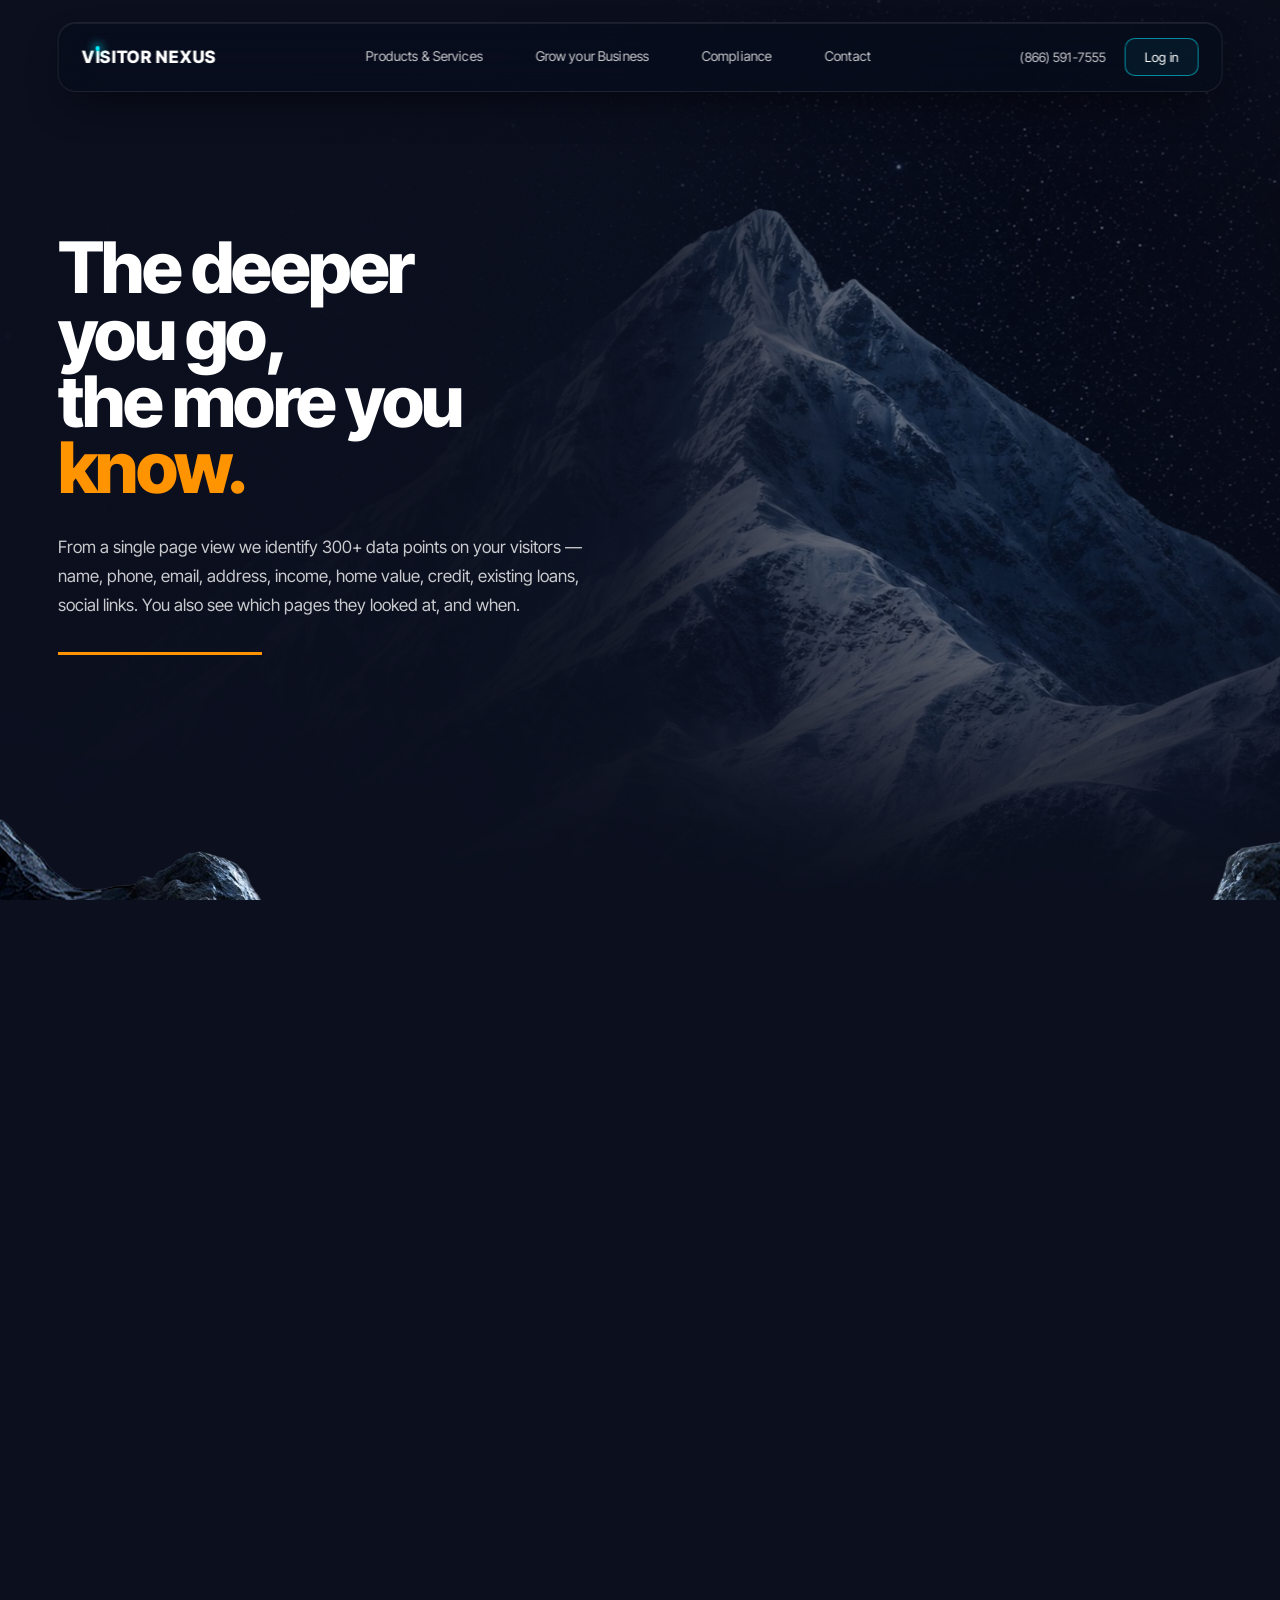
<file: index20.html>
<!doctype html>
<html lang="en">
<head>
<meta charset="utf-8">
<meta name="viewport" content="width=device-width,initial-scale=1">
<title>Visitor Nexus — Audience is Everything</title>
<meta name="description" content="Visitor Nexus identifies over 600 data points on your website visitors from a single page view. A design study, not affiliated with Visitor Nexus.">
<meta name="theme-color" content="#0B0F1E">
<link rel="stylesheet" href="assets20/css/main.css">
</head>
<body>
<a class="skip" href="#main">Skip to content</a>

<header class="mh">
  <a class="mark" href="#main" aria-label="Visitor Nexus — home">
    VI<i class="mark__dot" aria-hidden="true"></i>SITOR NEXUS
  </a>

  <nav class="mh__nav" id="mh-nav" aria-label="Primary">
    <ul>
      <li><a href="#main">Products &amp; Services</a></li>
      <li><a href="#main">Grow your Business</a></li>
      <li><a href="#main">Compliance</a></li>
      <li><a href="#main">Contact</a></li>
    </ul>
  </nav>

  <div class="mh__act">
    <a class="mh__tel" href="tel:+18665917555">(866)&nbsp;591-7555</a>
    <a class="btn" href="#main">Log in</a>
  </div>

  <button class="burger" type="button" aria-expanded="false" aria-controls="mh-nav" aria-label="Menu">
    <span></span><span></span>
  </button>
</header>

<main id="main">

  <!-- ===================================================================
       HERO — the peak.

       Everything drawn on this screen is markup: the summit marker, the
       route down to the offer, the cross. The only bitmap is the plate.
       The route is an SVG path that is DRAWN as the reader scrolls, not a
       dashed line that was always there.
       ================================================================ -->
  <div class="hero-track">
    <section class="hero" aria-labelledby="hero-h">

      <!-- three planes, one camera: sky furthest, mountain between, near
           ground in front. All three are the same width, so they register
           without fitting. -->
      <!-- Every plane is a wrapper plus an inner element. The WRAPPER carries
           scroll (ScrollTrigger writes to it); the INNER carries the pointer.
           Two transforms, two owners, so neither overwrites the other. -->
      <div class="hero__plate" aria-hidden="true">
        <div class="pw pw--sky">
          <img class="pl pl--sky" src="assets20/img/sky.png" width="2292" height="1415"
               alt="" fetchpriority="high">
        </div>
        <div class="pw pw--mtn">
          <img class="pl pl--mtn" src="assets20/img/mountain.png" width="2292" height="1325"
               alt="" fetchpriority="high">
        </div>
      </div>

      <!-- weather, drawn: three banks of cloud drifting across the sky at
           different rates. They are kept to the sky right of the reading
           column, because nothing may loop perpetually behind text. -->
      <div class="hero__sky" aria-hidden="true">
        <span class="cloud cloud--1"></span>
        <span class="cloud cloud--2"></span>
        <span class="cloud cloud--3"></span>
      </div>

      <div class="hero__in">
        <div class="hero__say">
          <h1 class="h-display" id="hero-h">The deeper<br>you go,<br>the more you<br><em>know.</em></h1>
          <p class="body">From a single page view we identify 300+ data points on your visitors —
            name, phone, email, address, income, home value, credit, existing loans, social links.
            You also see which pages they looked at, and when.</p>
          <span class="rule-o" aria-hidden="true"></span>
        </div>

        <!-- the route: summit marker, the line it draws, and what it reaches.
             The signal and its readout belong to the mountain, so they take
             the mountain's pointer offset, not their own. -->
        <div class="hero__marks" aria-hidden="true">
        <div class="marks-in">
          <!-- Three segments, not one line. The gaps are where the terrain is
               in front of the route: it goes behind a ridge and comes out
               further along. That break is the depth cue — a continuous line
               would sit flat on the photograph instead of in it. -->
          <!-- one continuous descent from the summit, down the flank and out
               across the near ground on the left; the breaks are cut into it
               afterwards, at the places the plate is measured to be in front -->
          <svg class="route" viewBox="0 0 300 600" fill="none" focusable="false">
            <defs>
              <!-- the route does not stop, it stops being visible: the stroke
                   itself runs out into transparency at the foot, which is
                   where the next scene takes over -->
              <linearGradient id="routeFade" x1="0" y1="0" x2="0" y2="1">
                <stop offset="0"    stop-color="#fff" stop-opacity="0"/><stop offset=".07" stop-color="#fff" stop-opacity=".62"/>
                <stop offset=".86" stop-color="#fff" stop-opacity=".62"/>
                <stop offset=".95" stop-color="#fff" stop-opacity=".22"/>
                <stop offset="1"   stop-color="#fff" stop-opacity="0"/>
              </linearGradient>
            </defs>
            <path class="route__p" d="M196 10 C 206 68, 176 96, 190 140
                     C 204 186, 244 206, 236 254 C 229 296, 186 306, 170 340
                     C 152 378, 158 410, 132 442 C 104 476, 62 486, 44 524
                     C 30 554, 34 578, 26 598"/>

            <!-- Leaders branch FROM the route, in the route's own coordinates,
                 so they cannot drift from it. A short diagonal, then a run to
                 the text. Angular, never curved. -->
            <!-- the anchors are the route's own points, read off the path at
                 30% and 58% of its length, not placed by eye -->
            <!-- SIGNAL 001 now has a real leader off the summit marker, in the
                 route's own coordinates, instead of a rule parked beside the
                 label. Two segments, shorter and quieter than the others. -->
            <g class="lead lead--0">
              <path class="lead__l" d="M196 10 L228 -10 L292 -10"/>
              <circle class="lead__a" cx="196" cy="10" r="2.6"/>
            </g>
            <g class="lead lead--1">
              <path class="lead__l" d="M224.6 201.7 L252 178 L292 178"/>
              <circle class="lead__a" cx="224.6" cy="201.7" r="2.6"/>
            </g>
            <g class="lead lead--2">
              <!-- moved up the route to 62% of its length: at 80% the anchor
                   sat on a stretch that the near rocks cover, so the event
                   could never be seen. Geometry of the route is unchanged. -->
              <path class="lead__l" d="M155.1 388.6 L188 372 L296 372"/>
              <circle class="lead__a" cx="155.1" cy="388.6" r="2.6"/>
            </g>
          </svg>

          <!-- the readings are HTML, so they stay real horizontal text -->
          <div class="callout callout--1">
            <div class="callout__in">
              <p class="callout__k"><svg class="ico" viewBox="0 0 12 12" aria-hidden="true" focusable="false"><path d="M1 3.4V1.6h1.9M10.4 3.4V1.6H8.5M1 8.6v1.8h1.9M10.4 8.6v1.8H8.5"/><path d="M1 6h9.4"/><circle cx="5.7" cy="6" r="1.5"/></svg>Signal detected</p>
              <p class="callout__s">Every visit begins with a trace.</p>
            </div>
          </div>
          <div class="callout callout--2">
            <div class="callout__in">
              <p class="callout__k"><svg class="ico" viewBox="0 0 12 12" aria-hidden="true" focusable="false"><circle cx="2.2" cy="9.4" r="1.4"/><circle cx="6" cy="4" r="1.4"/><circle cx="9.8" cy="8.2" r="1.4"/><path d="M3.3 8.5 4.9 5M7.1 4.8 8.9 7.2"/></svg>Behavior identified</p>
              <p class="callout__s">Anonymous activity becomes actionable insight.</p>
            </div>
          </div>

        </div>

          <!-- the summit reading belongs to the route like the other two:
               same group, same coordinate space, so it travels with them -->
          <p class="summit-note">
            <b><svg class="ico" viewBox="0 0 12 12" aria-hidden="true" focusable="false"><ellipse cx="6" cy="2.6" rx="4.2" ry="1.7"/><path d="M1.8 2.6v3.1c0 .94 1.88 1.7 4.2 1.7s4.2-.76 4.2-1.7V2.6"/><path d="M1.8 5.9v3.1c0 .94 1.88 1.7 4.2 1.7s4.2-.76 4.2-1.7V5.9"/></svg>Signal 001</b>
            <span>600M+ Consumer Profiles</span>
            <span>Updated Daily</span>
          </p>
        </div>

        
        <!-- the pit stop: the route reaches it and it opens. A real button, so
             the three lines are reachable by keyboard and are simply present
             where there is no pointer to hover with. -->
        <!-- the near ground: its own layer, above the route. The camera holds
             still and this rises, because the reader is descending into the
             valley — near things climb, the distant mountain barely moves.
             The route passing behind it is the depth, not a drawn break. -->
        <!-- one wrapper, one job:
             .hero__fg    the permanent base position, CSS only
             .fg-scroll   the scroll rise, GSAP only
             .fg-in       the pointer, GSAP only
             img          size and natural aspect only -->
        <div class="hero__fg" aria-hidden="true">
          <div class="fg-scroll">
            <div class="fg-in">
              <img src="assets20/img/overlay.png" width="2292" height="1107" alt="" loading="eager">
            </div>
          </div>
        </div>

      </div>

    </section>
  </div>

  <!-- a stub, only so the hero has something to leave for -->
  <section class="after" aria-hidden="true"></section>

</main>

<script src="assets20/vendor/gsap.min.js"></script>
<script src="assets20/vendor/ScrollTrigger.min.js"></script>
<script src="assets20/vendor/SplitText.min.js"></script>
<script src="assets20/vendor/DrawSVGPlugin.min.js"></script>
<script src="assets20/js/main.js"></script>
</body>
</html>
</file>
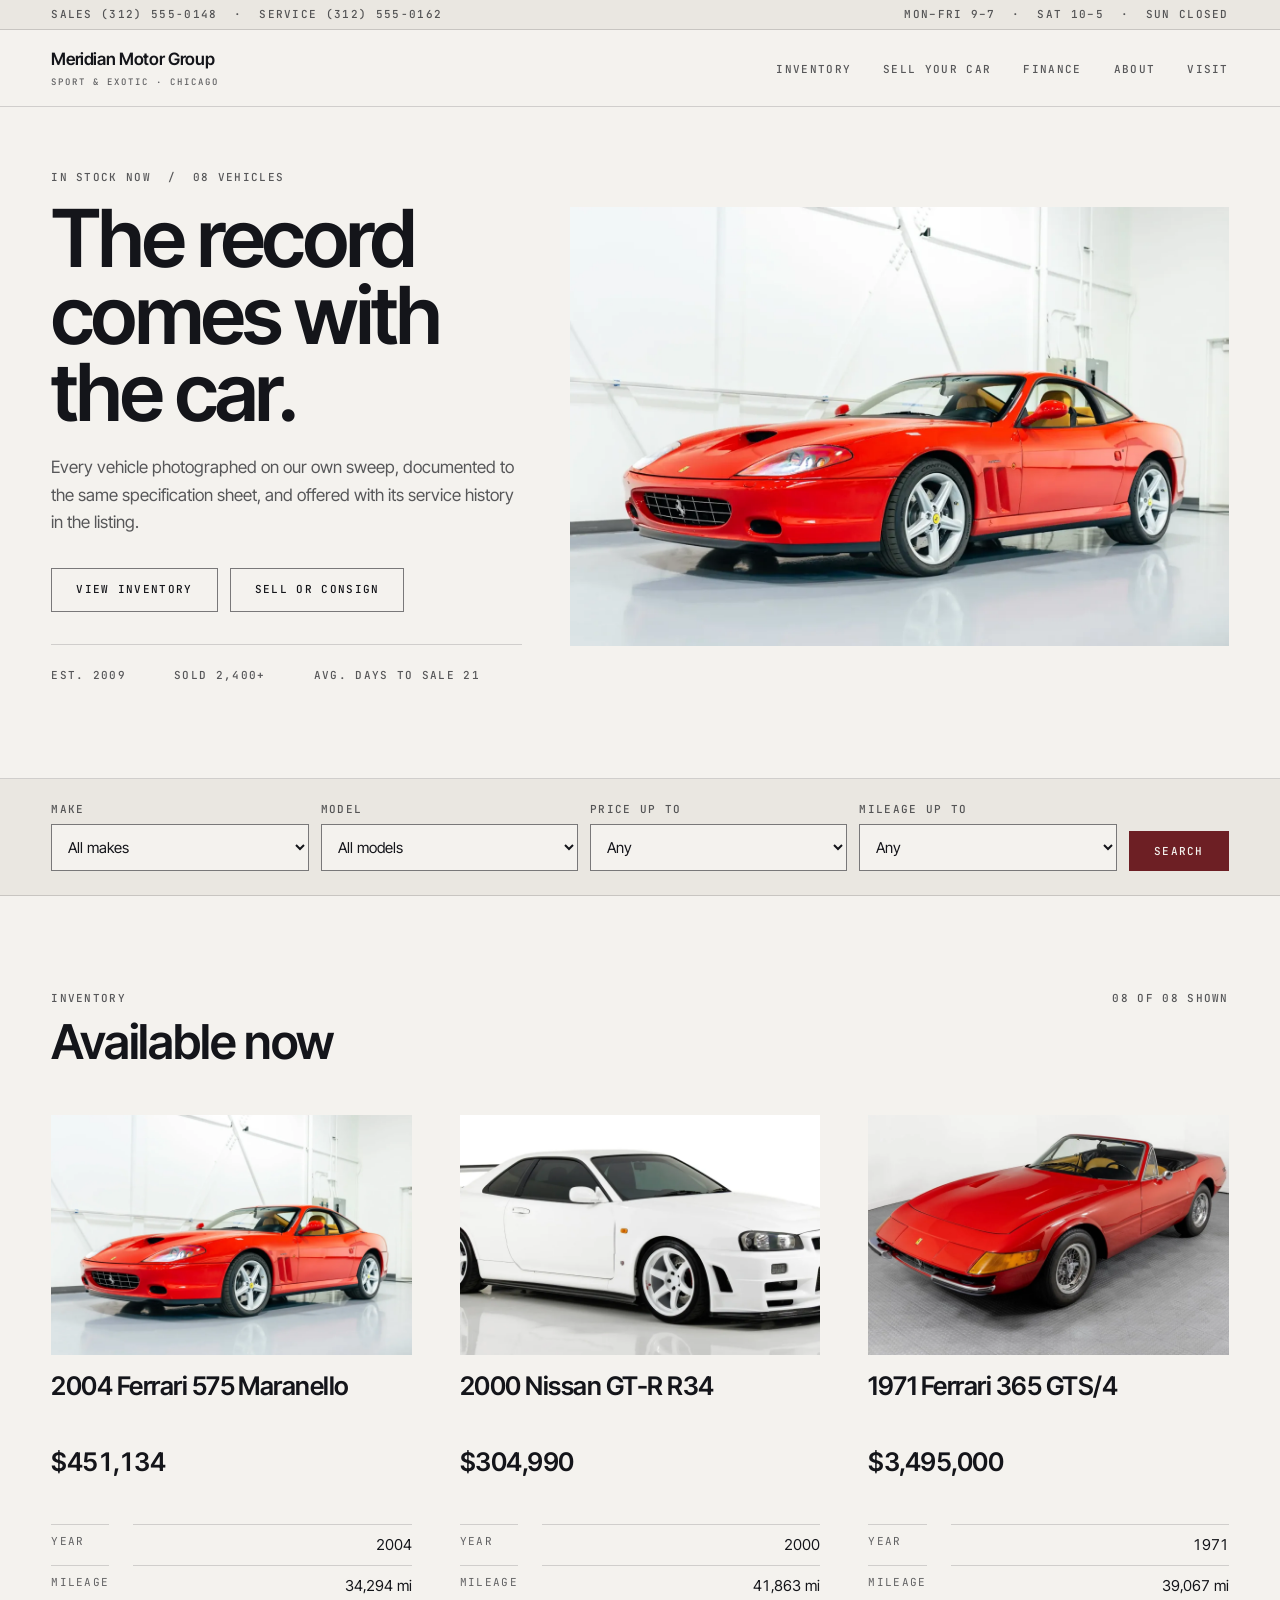
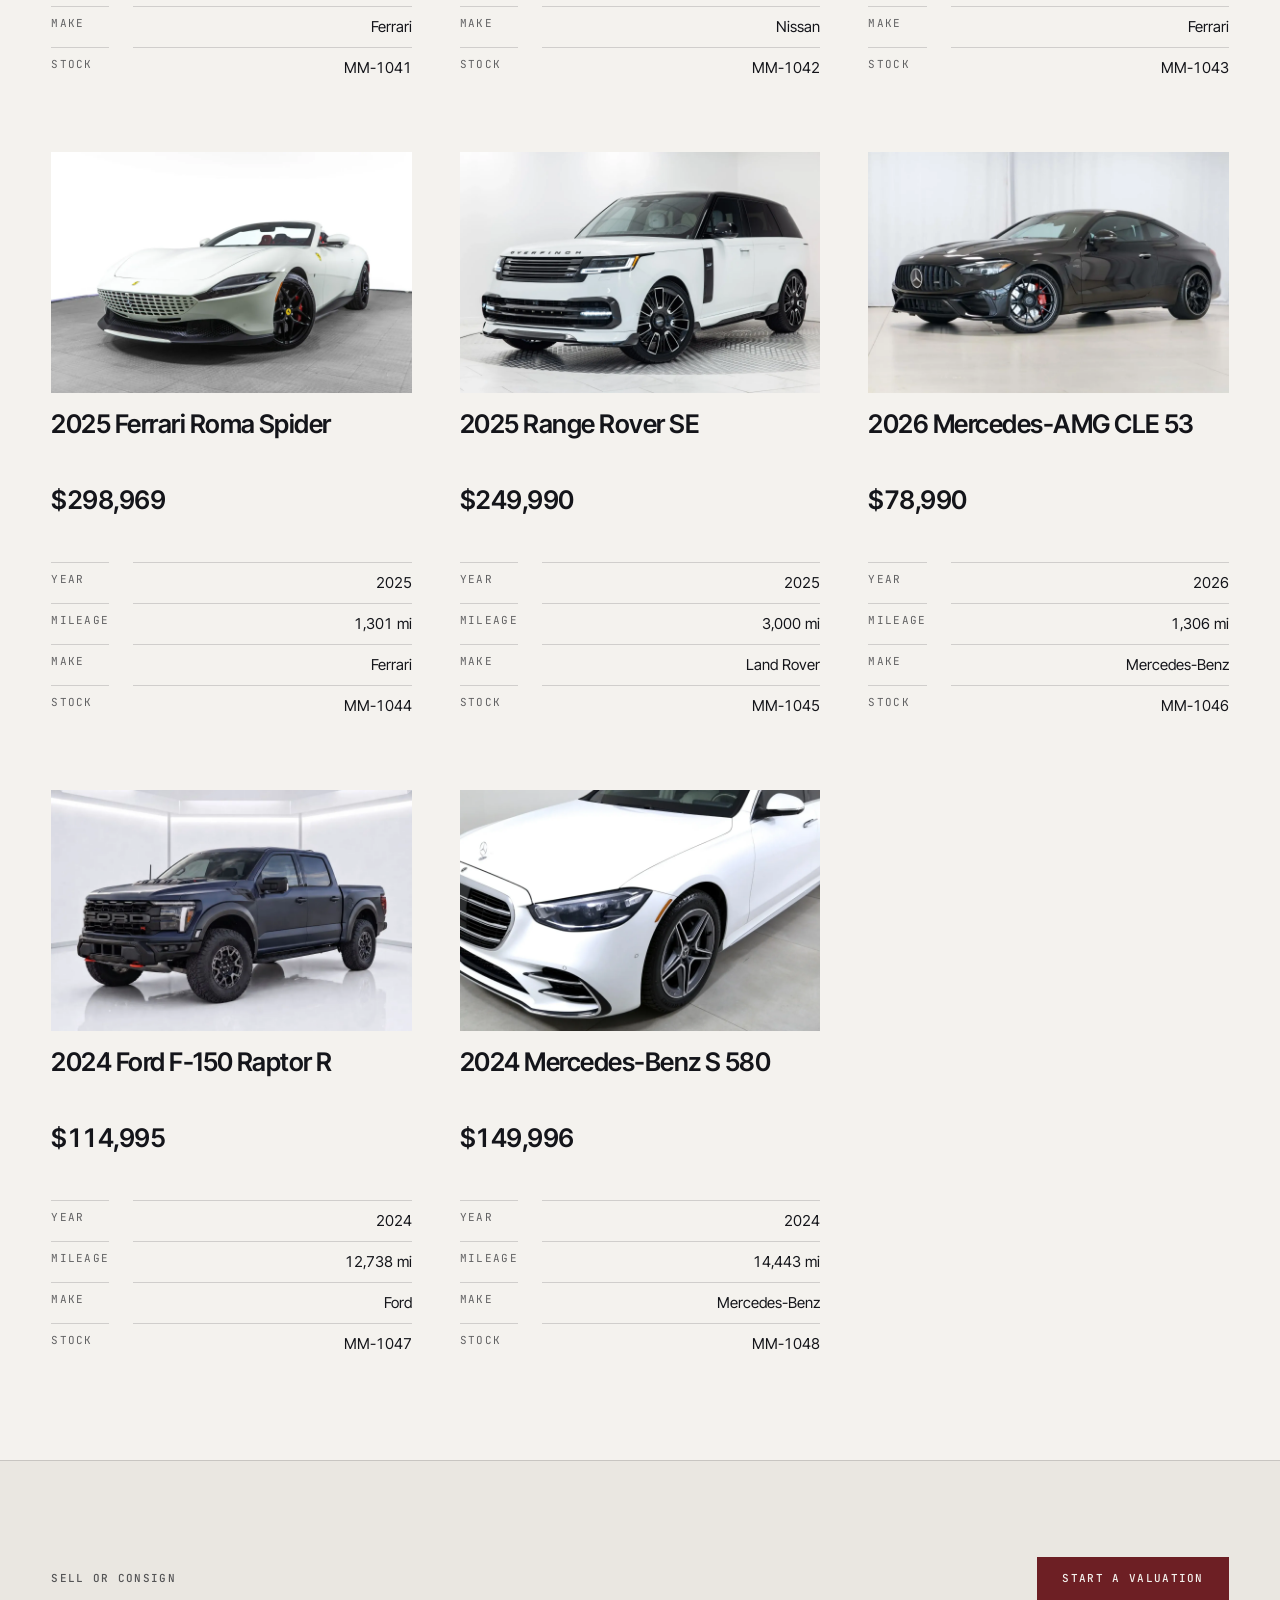
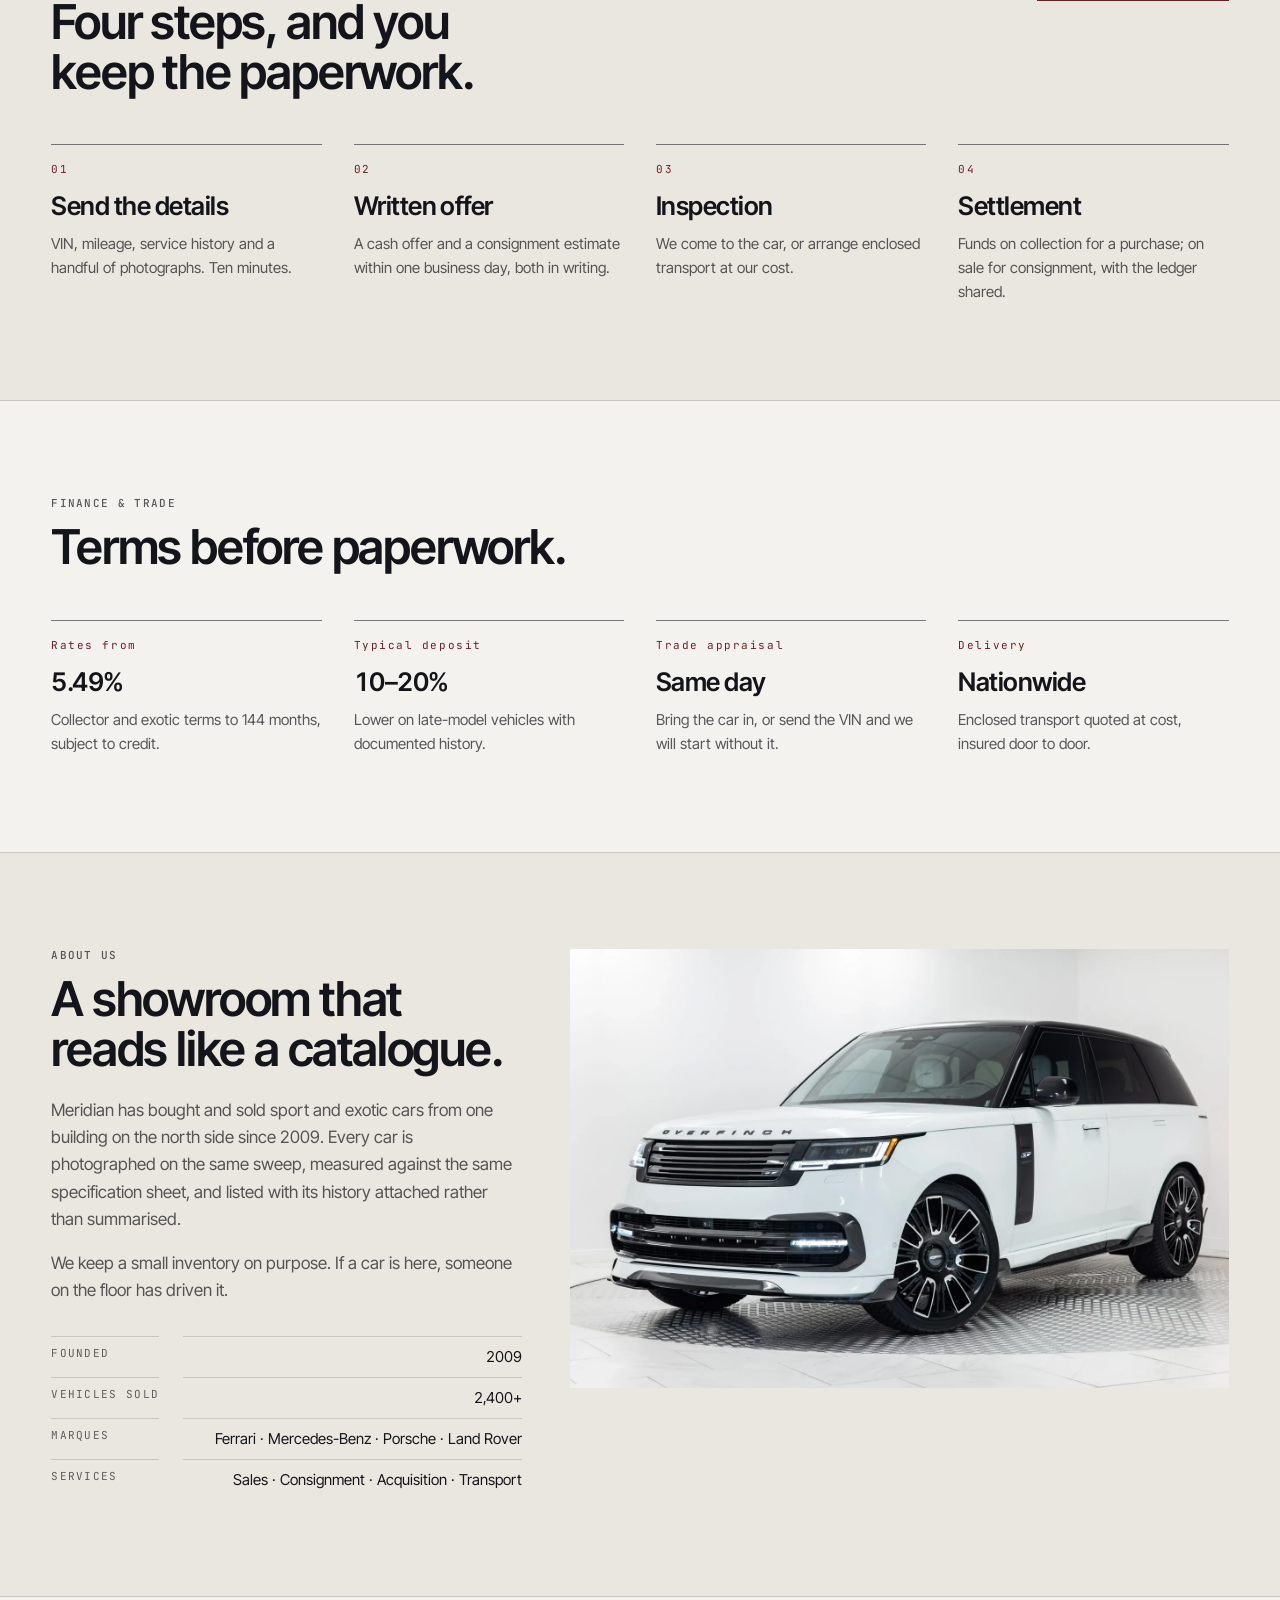
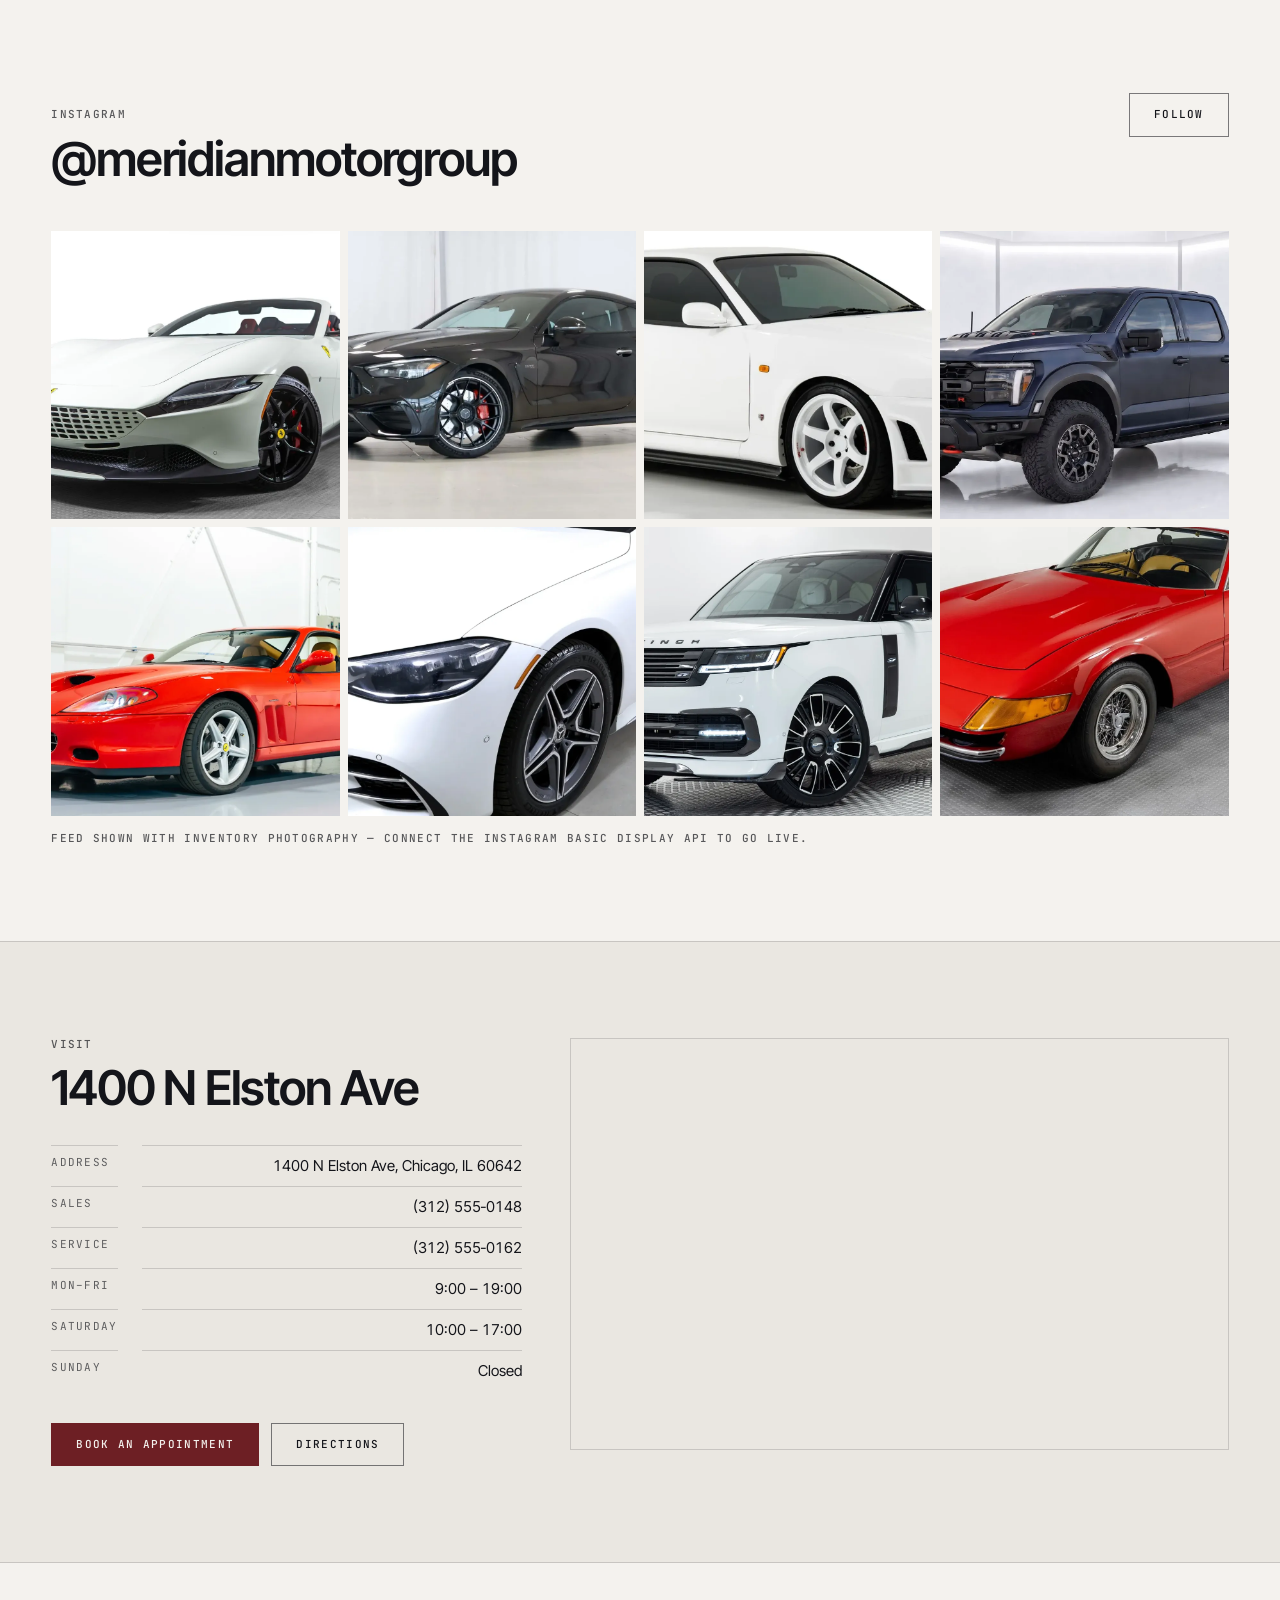
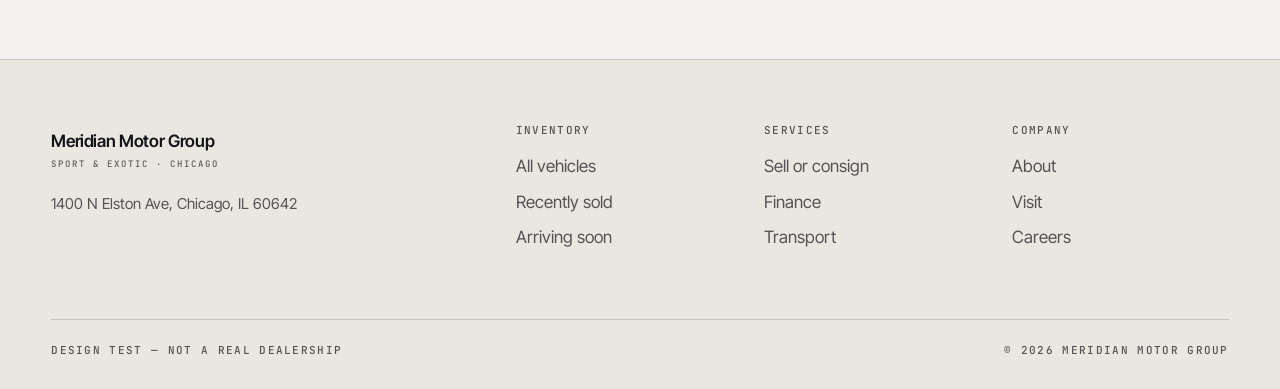
<file: index5.html>
<!doctype html>
<html lang="en">
<head>
<meta charset="utf-8" />
<meta name="viewport" content="width=device-width, initial-scale=1" />
<title>Meridian Motor Group — Sport &amp; Exotic Inventory</title>
<meta name="description" content="Curated sport and exotic inventory, consignment and acquisition. A design test." />

<link rel="preconnect" href="https://fonts.googleapis.com" />
<link rel="preconnect" href="https://fonts.gstatic.com" crossorigin />
<link href="https://fonts.googleapis.com/css2?family=Inter+Tight:wght@300;400;500;600;700&family=JetBrains+Mono:wght@400;500&display=swap" rel="stylesheet" />

<style>
/* ===========================================================================
   A DEALERSHIP — design test.

   Design Read
     Reading this as a sport-and-exotic dealer site for buyers comparing a
     six-figure purchase, leaning auction-catalog editorial.
     Dialect: auction-editorial.

   Why the dialect genuinely fits this brief rather than being reached for:
   the content IS a record. Year, make, model, price, mileage, VIN, stock
   number — that is metadata as the primary content, which is what P3 exists
   for, and it is how this buyer actually reads a listing.

   DIALECT YIELD, stated: color-taste D1 says build dark first. Set aside under
   its own `yields when:` — "the content needs a light reading surface". Every
   photograph here is a white studio sweep. On a dark ground each car becomes a
   glaring rectangle floating in a void; on a bone ground the cars sit IN the
   page. The off-black / off-white rule outlives the direction, so this is bone
   and near-black, never #fff and never #000.

   Invariants held:
     typography I5  every figure column is tabular
     color I1       AA measured on the light ground, including the accent
     spacing I1/I2  one 4px scale, internal gaps smaller than external
     anti-patterns  no card grid for the sake of it — the inventory is a record
                    with hairlines; no gradient CTAs; no decorative shadows
   ======================================================================== */
:root{
  --space-1:.25rem; --space-2:.5rem;  --space-3:.75rem; --space-4:1rem;
  --space-5:1.5rem; --space-6:2rem;   --space-7:3rem;   --space-8:4rem;
  --space-9:6rem;   --space-10:8rem;  --space-11:12rem;

  --text-xs:.6875rem;
  --text-sm:clamp(.8125rem,.8vw + .7rem,.9375rem);
  --text-body:clamp(1rem,.35vw + .95rem,1.0625rem);
  --text-lead:clamp(1.125rem,.9vw + 1rem,1.5rem);
  --text-h3:clamp(1.25rem,1.2vw + 1rem,1.6rem);
  --text-h2:clamp(1.75rem,2.6vw + 1.1rem,3rem);
  --text-display:clamp(2.5rem,5.5vw + 1rem,5rem);

  /* bone ground, near-black ink — never #fff, never #000 */
  --bg:#f4f2ee;
  --bg-raised:#eae7e1;
  --ink:#14151a;
  /* Measured on the bone ground, not carried over from the dark pages. A light
     surface is less forgiving: .52 ink gave 3.57:1 on an 11px plate key and
     .42 gave 2.67:1 on a form border, which is a control boundary and needs 3. */
  --ink-70:rgba(20,21,26,.70);
  --ink-52:rgba(20,21,26,.66);
  --rule:rgba(20,21,26,.16);
  --rule-strong:rgba(20,21,26,.55);
  /* one accent, three named roles: primary action, active filter, focus ring.
     Oxblood — a material, not a hue name (P7). Under ~5% of pixels. */
  --accent:#6d1f24;
  --accent-ink:#f4f2ee;

  --dur-1:.15s; --dur-2:.25s; --dur-3:.4s;
  --ease-out:cubic-bezier(.22,1,.36,1);
  --gutter:clamp(1.25rem,4vw,4.5rem);
  --maxw:96rem;
}
*,*::before,*::after{box-sizing:border-box}
html{-webkit-text-size-adjust:100%;scroll-behavior:smooth}
html,body{overflow-x:clip}
body{margin:0;background:var(--bg);color:var(--ink);
  font-family:"Inter Tight",system-ui,sans-serif;font-size:var(--text-body);
  line-height:1.6;-webkit-font-smoothing:antialiased}
img{display:block;max-width:100%;height:auto}
.wrap{max-width:var(--maxw);margin-inline:auto;padding-inline:var(--gutter)}
.label{font-family:"JetBrains Mono",ui-monospace,monospace;font-size:var(--text-xs);
  text-transform:uppercase;letter-spacing:.12em;font-weight:500;line-height:1.2;
  color:var(--ink-70);margin:0}
.num{font-variant-numeric:tabular-nums}
.h2{font-size:var(--text-h2);font-weight:600;letter-spacing:-.025em;line-height:1.03;
  margin:0;text-wrap:balance}
.measure{max-width:60ch}
:where(a,button,input,select,[tabindex]):focus-visible{
  outline:2px solid var(--accent);outline-offset:2px;border-radius:2px}
.skip{position:absolute;left:-9999px;top:var(--space-3);z-index:99}
.skip:focus{left:var(--gutter)}
section{scroll-margin-top:6rem}

/* buttons: solid accent or ink-on-transparent with a rule. No gradients,
   no shadows (anti-patterns D2, D3). One primary per view (D6). */
.btn{display:inline-flex;align-items:center;gap:var(--space-2);
  font-family:"JetBrains Mono",ui-monospace,monospace;font-size:var(--text-xs);
  text-transform:uppercase;letter-spacing:.12em;font-weight:500;
  padding:var(--space-3) var(--space-5);text-decoration:none;border:1px solid transparent;
  transition:background var(--dur-2) var(--ease-out),color var(--dur-2) var(--ease-out),
             border-color var(--dur-2) var(--ease-out);cursor:pointer}
.btn-primary{background:var(--accent);color:var(--accent-ink)}
.btn-primary:hover{background:#571a1e}
.btn-ghost{background:none;color:var(--ink);border-color:var(--rule-strong)}
.btn-ghost:hover{border-color:var(--ink)}

/* == top bar + nav ======================================================= */
.util{border-bottom:1px solid var(--rule);background:var(--bg-raised)}
.util .wrap{display:flex;flex-wrap:wrap;gap:var(--space-3) var(--space-6);
  justify-content:space-between;padding-block:var(--space-2)}
.nav{position:sticky;top:0;z-index:60;background:var(--bg);
  border-bottom:1px solid var(--rule)}
.nav .wrap{display:flex;align-items:center;justify-content:space-between;
  gap:var(--space-5);padding-block:var(--space-4)}
.brand{font-weight:600;letter-spacing:-.02em;font-size:1.0625rem;text-decoration:none;color:var(--ink)}
.brand span{display:block;font-family:"JetBrains Mono",ui-monospace,monospace;
  font-size:.5625rem;letter-spacing:.22em;text-transform:uppercase;color:var(--ink-52);
  font-weight:500;margin-block-start:2px}
.nav ul{display:flex;gap:var(--space-6);list-style:none;margin:0;padding:0}
.nav a.navlink{text-decoration:none;color:var(--ink-70);
  font-family:"JetBrains Mono",ui-monospace,monospace;font-size:var(--text-xs);
  text-transform:uppercase;letter-spacing:.12em;font-weight:500;
  padding-block:var(--space-2);border-bottom:1px solid transparent;
  transition:color var(--dur-2) var(--ease-out),border-color var(--dur-2) var(--ease-out)}
.nav a.navlink:hover{color:var(--ink);border-color:var(--rule-strong)}
.nav-toggle{display:none}
@media (max-width:63.99rem){
  .nav ul{display:none}
  .nav-toggle{display:inline-flex}
  .nav.open ul{display:flex;flex-direction:column;gap:var(--space-4);
    position:absolute;left:0;right:0;top:100%;background:var(--bg);
    border-bottom:1px solid var(--rule);padding:var(--space-5) var(--gutter)}
}

/* == hero ================================================================ */
.hero{padding-block:var(--space-8) var(--space-9);border-bottom:1px solid var(--rule)}
.hero-grid{display:grid;gap:var(--space-7)}
.hero h1{font-size:var(--text-display);font-weight:600;letter-spacing:-.035em;
  line-height:.96;margin:var(--space-4) 0 0;max-width:15ch;text-wrap:balance}
.hero figure{margin:0;background:var(--bg-raised);aspect-ratio:3/2;overflow:hidden}
.hero figure img{width:100%;height:100%;object-fit:cover}
.hero-facts{display:flex;flex-wrap:wrap;gap:var(--space-3) var(--space-7);
  margin-block-start:var(--space-6);padding-block-start:var(--space-5);
  border-top:1px solid var(--rule)}
@media (min-width:64rem){ .hero-grid{grid-template-columns:5fr 7fr;align-items:center} }

/* == search strip ======================================================== */
.search{background:var(--bg-raised);border-bottom:1px solid var(--rule)}
.search form{display:grid;gap:var(--space-3);padding-block:var(--space-5)}
.field{display:grid;gap:var(--space-2)}
.field select,.field input{
  font:inherit;font-size:var(--text-sm);padding:var(--space-3);
  background:var(--bg);color:var(--ink);border:1px solid var(--rule-strong);border-radius:0}
@media (min-width:48rem){ .search form{grid-template-columns:repeat(4,1fr) auto;align-items:end} }

/* == inventory: a record, not a card grid ================================ */
.inv{display:grid;gap:var(--space-8)}
@media (min-width:48rem){ .inv{grid-template-columns:repeat(2,1fr);gap:var(--space-8) var(--space-7)} }
@media (min-width:75rem){ .inv{grid-template-columns:repeat(3,1fr)} }
.car{display:grid;gap:var(--space-4);text-decoration:none;color:inherit}
.car figure{margin:0;background:var(--bg-raised);aspect-ratio:3/2;overflow:hidden}
.car figure img{width:100%;height:100%;object-fit:cover;
  transition:transform var(--dur-3) var(--ease-out)}
.car:hover figure img{transform:scale(1.02)}      /* 2%, nothing more (motion D2) */
.car h3{font-size:var(--text-h3);font-weight:600;letter-spacing:-.02em;margin:0;line-height:1.15}
.plate{display:grid;grid-template-columns:auto 1fr;column-gap:var(--space-5);row-gap:0;margin:0}
.plate dt{padding-block:var(--space-2);border-top:1px solid var(--rule);
  font-family:"JetBrains Mono",ui-monospace,monospace;font-size:var(--text-xs);
  text-transform:uppercase;letter-spacing:.12em;color:var(--ink-52)}
.plate dd{margin:0;padding-block:var(--space-2);border-top:1px solid var(--rule);
  font-size:var(--text-sm);font-variant-numeric:tabular-nums;text-align:right}
.price{font-size:var(--text-h3);font-weight:600;font-variant-numeric:tabular-nums;
  letter-spacing:-.02em}

/* == steps =============================================================== */
.steps{display:grid;gap:var(--space-6);counter-reset:step}
@media (min-width:48rem){ .steps{grid-template-columns:repeat(4,1fr);gap:var(--space-6)} }
.step{border-top:1px solid var(--rule-strong);padding-block-start:var(--space-4)}
.step .n{font-family:"JetBrains Mono",ui-monospace,monospace;font-size:var(--text-xs);
  letter-spacing:.14em;color:var(--accent)}
.step h3{font-size:var(--text-h3);font-weight:600;letter-spacing:-.02em;
  margin:var(--space-3) 0 var(--space-3);line-height:1.15}
.step p{margin:0;color:var(--ink-70);font-size:var(--text-sm)}

/* == instagram =========================================================== */
.ig{display:grid;grid-template-columns:repeat(2,1fr);gap:var(--space-2)}
@media (min-width:48rem){ .ig{grid-template-columns:repeat(4,1fr)} }
.ig a{display:block;position:relative;aspect-ratio:1;overflow:hidden;background:var(--bg-raised)}
.ig img{width:100%;height:100%;object-fit:cover;transition:transform var(--dur-3) var(--ease-out)}
.ig a:hover img{transform:scale(1.03)}

/* == map / visit ========================================================= */
.visit{display:grid;gap:var(--space-7)}
@media (min-width:64rem){ .visit{grid-template-columns:5fr 7fr;align-items:start} }
.map{border:1px solid var(--rule);background:var(--bg-raised);aspect-ratio:16/10;overflow:hidden}
.map iframe{width:100%;height:100%;border:0;display:block;filter:grayscale(1) contrast(.92)}

footer{border-top:1px solid var(--rule);background:var(--bg-raised);
  padding-block:var(--space-8) var(--space-6);margin-block-start:var(--space-9)}
.fgrid{display:grid;gap:var(--space-6)}
@media (min-width:48rem){ .fgrid{grid-template-columns:2fr 1fr 1fr 1fr} }
footer a{color:var(--ink-70);text-decoration:none;display:block;padding-block:var(--space-1)}
footer a:hover{color:var(--ink)}

.sec{padding-block:var(--space-9)}
.sec-head{display:flex;flex-wrap:wrap;gap:var(--space-3) var(--space-6);
  align-items:baseline;justify-content:space-between;margin-block-end:var(--space-7)}

@media (prefers-reduced-motion:reduce){
  html{scroll-behavior:auto}
  *,*::before,*::after{transition-duration:.001ms!important;animation-duration:.001ms!important}
}
</style>
</head>

<body>
<a href="#inventory" class="skip label">Skip to inventory</a>

<div class="util">
  <div class="wrap">
    <p class="label">Sales <span class="num">(312) 555‑0148</span> &nbsp;·&nbsp; Service <span class="num">(312) 555‑0162</span></p>
    <p class="label">Mon–Fri <span class="num">9–7</span> &nbsp;·&nbsp; Sat <span class="num">10–5</span> &nbsp;·&nbsp; Sun closed</p>
  </div>
</div>

<header class="nav" id="nav">
  <div class="wrap">
    <a class="brand" href="#top">Meridian Motor Group<span>Sport &amp; Exotic · Chicago</span></a>
    <nav aria-label="Main">
      <ul>
        <li><a class="navlink" href="#inventory">Inventory</a></li>
        <li><a class="navlink" href="#sell">Sell your car</a></li>
        <li><a class="navlink" href="#finance">Finance</a></li>
        <li><a class="navlink" href="#about">About</a></li>
        <li><a class="navlink" href="#visit">Visit</a></li>
      </ul>
    </nav>
    <button class="btn btn-ghost nav-toggle" type="button" aria-expanded="false" aria-controls="nav">Menu</button>
  </div>
</header>

<main id="top">

<!-- == HERO ============================================================== -->
<section class="hero">
  <div class="wrap hero-grid">
    <div>
      <p class="label">In stock now &nbsp;/&nbsp; <span class="num">08</span> vehicles</p>
      <h1>The record comes with the car.</h1>
      <p class="measure" style="margin-block-start:var(--space-5);color:var(--ink-70)">
        Every vehicle photographed on our own sweep, documented to the same
        specification sheet, and offered with its service history in the listing.
      </p>
      <div style="display:flex;flex-wrap:wrap;gap:var(--space-3);margin-block-start:var(--space-6)">
        <!-- Both ghost here on purpose: these two scroll the page, they do not
             convert. anti-patterns D6 wants one primary per view, and spending
             the filled treatment on an anchor link devalues it further down. -->
        <a class="btn btn-ghost" href="#inventory">View inventory</a>
        <a class="btn btn-ghost" href="#sell">Sell or consign</a>
      </div>
      <div class="hero-facts">
        <span class="label">Est. <span class="num">2009</span></span>
        <span class="label">Sold <span class="num">2,400+</span></span>
        <span class="label">Avg. days to sale <span class="num">21</span></span>
      </div>
    </div>
    <figure>
      <img src="assets/dealer/car-01.webp" width="1500" height="1000" fetchpriority="high"
           alt="2004 Ferrari 575 in red, photographed on a white studio sweep." />
    </figure>
  </div>
</section>

<!-- == SEARCH =========================================================== -->
<section class="search" aria-label="Search inventory">
  <div class="wrap">
    <form onsubmit="return false">
      <div class="field"><label class="label" for="f-make">Make</label>
        <select id="f-make"><option>All makes</option><option>Ferrari</option>
        <option>Mercedes-Benz</option><option>Land Rover</option><option>Ford</option>
        <option>Nissan</option></select></div>
      <div class="field"><label class="label" for="f-model">Model</label>
        <select id="f-model"><option>All models</option></select></div>
      <div class="field"><label class="label" for="f-price">Price up to</label>
        <select id="f-price"><option>Any</option><option>$100,000</option>
        <option>$250,000</option><option>$500,000</option><option>$1,000,000+</option></select></div>
      <div class="field"><label class="label" for="f-miles">Mileage up to</label>
        <select id="f-miles"><option>Any</option><option>5,000</option>
        <option>15,000</option><option>40,000</option></select></div>
      <button class="btn btn-primary" type="submit">Search</button>
    </form>
  </div>
</section>

<!-- == INVENTORY ======================================================== -->
<section class="sec" id="inventory">
  <div class="wrap">
    <div class="sec-head">
      <div>
        <p class="label">Inventory</p>
        <h2 class="h2" style="margin-block-start:var(--space-3)">Available now</h2>
      </div>
      <p class="label"><span class="num">08</span> of <span class="num">08</span> shown</p>
    </div>

    <div class="inv" id="inv-grid"></div>
  </div>
</section>

<!-- == SELL YOUR CAR ==================================================== -->
<section class="sec" id="sell" style="background:var(--bg-raised);
        border-block:1px solid var(--rule)">
  <div class="wrap">
    <div class="sec-head">
      <div>
        <p class="label">Sell or consign</p>
        <h2 class="h2" style="margin-block-start:var(--space-3);max-width:18ch">
          Four steps, and you keep the paperwork.</h2>
      </div>
      <a class="btn btn-primary" href="#valuation">Start a valuation</a>
    </div>

    <div class="steps">
      <div class="step"><p class="n">01</p><h3>Send the details</h3>
        <p>VIN, mileage, service history and a handful of photographs. Ten minutes.</p></div>
      <div class="step"><p class="n">02</p><h3>Written offer</h3>
        <p>A cash offer and a consignment estimate within one business day, both in writing.</p></div>
      <div class="step"><p class="n">03</p><h3>Inspection</h3>
        <p>We come to the car, or arrange enclosed transport at our cost.</p></div>
      <div class="step"><p class="n">04</p><h3>Settlement</h3>
        <p>Funds on collection for a purchase; on sale for consignment, with the ledger shared.</p></div>
    </div>
  </div>
</section>

<!-- == FINANCE ========================================================== -->
<section class="sec" id="finance">
  <div class="wrap" style="display:grid;gap:var(--space-7)">
    <div class="sec-head" style="margin:0">
      <div><p class="label">Finance &amp; trade</p>
        <h2 class="h2" style="margin-block-start:var(--space-3)">Terms before paperwork.</h2></div>
    </div>
    <div class="steps" id="valuation">
      <div class="step"><p class="n">Rates from</p><h3 class="num">5.49%</h3>
        <p>Collector and exotic terms to 144 months, subject to credit.</p></div>
      <div class="step"><p class="n">Typical deposit</p><h3 class="num">10–20%</h3>
        <p>Lower on late-model vehicles with documented history.</p></div>
      <div class="step"><p class="n">Trade appraisal</p><h3>Same day</h3>
        <p>Bring the car in, or send the VIN and we will start without it.</p></div>
      <div class="step"><p class="n">Delivery</p><h3>Nationwide</h3>
        <p>Enclosed transport quoted at cost, insured door to door.</p></div>
    </div>
  </div>
</section>

<!-- == ABOUT ============================================================ -->
<section class="sec" id="about" style="background:var(--bg-raised);
        border-block:1px solid var(--rule)">
  <div class="wrap" style="display:grid;gap:var(--space-7)">
    <div style="display:grid;gap:var(--space-7)" class="visit">
      <div>
        <p class="label">About us</p>
        <h2 class="h2" style="margin-block-start:var(--space-3);max-width:16ch">
          A showroom that reads like a catalogue.</h2>
        <p class="measure" style="margin-block-start:var(--space-5);color:var(--ink-70)">
          Meridian has bought and sold sport and exotic cars from one building on
          the north side since 2009. Every car is photographed on the same sweep,
          measured against the same specification sheet, and listed with its
          history attached rather than summarised.
        </p>
        <p class="measure" style="margin-block-start:var(--space-4);color:var(--ink-70)">
          We keep a small inventory on purpose. If a car is here, someone on the
          floor has driven it.
        </p>
        <dl class="plate" style="margin-block-start:var(--space-6);max-width:34rem">
          <dt>Founded</dt>       <dd class="num">2009</dd>
          <dt>Vehicles sold</dt> <dd class="num">2,400+</dd>
          <dt>Marques</dt>       <dd>Ferrari · Mercedes-Benz · Porsche · Land Rover</dd>
          <dt>Services</dt>      <dd>Sales · Consignment · Acquisition · Transport</dd>
        </dl>
      </div>
      <figure style="margin:0;background:var(--bg);aspect-ratio:3/2;overflow:hidden">
        <img src="assets/dealer/car-05.webp" width="1500" height="1000" loading="lazy"
             alt="A Range Rover on the showroom sweep." style="width:100%;height:100%;object-fit:cover" />
      </figure>
    </div>
  </div>
</section>

<!-- == INSTAGRAM ======================================================== -->
<section class="sec" aria-labelledby="ig-h">
  <div class="wrap">
    <div class="sec-head">
      <div><p class="label">Instagram</p>
        <h2 class="h2" id="ig-h" style="margin-block-start:var(--space-3)">@meridianmotorgroup</h2></div>
      <a class="btn btn-ghost" href="#" rel="noopener">Follow</a>
    </div>
    <div class="ig" id="ig-grid"></div>
    <p class="label" style="margin-block-start:var(--space-4)">
      Feed shown with inventory photography — connect the Instagram Basic Display API to go live.
    </p>
  </div>
</section>

<!-- == VISIT / MAP ====================================================== -->
<section class="sec" id="visit" style="background:var(--bg-raised);
        border-block:1px solid var(--rule)">
  <div class="wrap visit">
    <div>
      <p class="label">Visit</p>
      <h2 class="h2" style="margin-block-start:var(--space-3)">1400 N Elston Ave</h2>
      <dl class="plate" style="margin-block-start:var(--space-6)">
        <dt>Address</dt>  <dd>1400 N Elston Ave, Chicago, IL 60642</dd>
        <dt>Sales</dt>    <dd class="num">(312) 555‑0148</dd>
        <dt>Service</dt>  <dd class="num">(312) 555‑0162</dd>
        <dt>Mon–Fri</dt>  <dd class="num">9:00 – 19:00</dd>
        <dt>Saturday</dt> <dd class="num">10:00 – 17:00</dd>
        <dt>Sunday</dt>   <dd>Closed</dd>
      </dl>
      <div style="display:flex;flex-wrap:wrap;gap:var(--space-3);margin-block-start:var(--space-6)">
        <a class="btn btn-primary" href="#">Book an appointment</a>
        <a class="btn btn-ghost" href="https://www.openstreetmap.org/?mlat=41.9075&amp;mlon=-87.6636#map=15/41.9075/-87.6636"
           rel="noopener">Directions</a>
      </div>
    </div>
    <div class="map">
      <iframe title="Map of 1400 N Elston Ave, Chicago" loading="lazy"
        src="https://www.openstreetmap.org/export/embed.html?bbox=-87.685%2C41.897%2C-87.643%2C41.918&amp;layer=mapnik&amp;marker=41.9075%2C-87.6636"></iframe>
    </div>
  </div>
</section>

</main>

<footer>
  <div class="wrap">
    <div class="fgrid">
      <div>
        <a class="brand" href="#top" style="display:inline-block">Meridian Motor Group<span>Sport &amp; Exotic · Chicago</span></a>
        <p class="measure" style="margin-block-start:var(--space-4);color:var(--ink-70);font-size:var(--text-sm)">
          1400 N Elston Ave, Chicago, IL 60642
        </p>
      </div>
      <div><p class="label" style="margin-block-end:var(--space-3)">Inventory</p>
        <a href="#inventory">All vehicles</a><a href="#inventory">Recently sold</a><a href="#inventory">Arriving soon</a></div>
      <div><p class="label" style="margin-block-end:var(--space-3)">Services</p>
        <a href="#sell">Sell or consign</a><a href="#finance">Finance</a><a href="#finance">Transport</a></div>
      <div><p class="label" style="margin-block-end:var(--space-3)">Company</p>
        <a href="#about">About</a><a href="#visit">Visit</a><a href="#">Careers</a></div>
    </div>
    <div style="display:flex;flex-wrap:wrap;justify-content:space-between;gap:var(--space-3);
                margin-block-start:var(--space-8);padding-block-start:var(--space-5);
                border-top:1px solid var(--rule)">
      <p class="label">Design test — not a real dealership</p>
      <p class="label">&copy; <span class="num">2026</span> Meridian Motor Group</p>
    </div>
  </div>
</footer>

<script>
/* Inventory is data-driven so the spec plate cannot drift between cards, but
   it is written into the DOM immediately on parse — with scripting off the
   grid would be empty, so a <noscript> note tells the reader where to go.
   Real prices and mileage: these are live listings, used here as a test. */
const CARS=[
 {f:'car-01',t:'2004 Ferrari 575 Maranello',p:'$451,134',m:'34,294',y:'2004',b:'Ferrari',s:'MM-1041'},
 {f:'car-02',t:'2000 Nissan GT-R R34',      p:'$304,990',m:'41,863',y:'2000',b:'Nissan',s:'MM-1042'},
 {f:'car-03',t:'1971 Ferrari 365 GTS/4',    p:'$3,495,000',m:'39,067',y:'1971',b:'Ferrari',s:'MM-1043'},
 {f:'car-04',t:'2025 Ferrari Roma Spider',  p:'$298,969',m:'1,301', y:'2025',b:'Ferrari',s:'MM-1044'},
 {f:'car-05',t:'2025 Range Rover SE',       p:'$249,990',m:'3,000', y:'2025',b:'Land Rover',s:'MM-1045'},
 {f:'car-06',t:'2026 Mercedes-AMG CLE 53',  p:'$78,990', m:'1,306', y:'2026',b:'Mercedes-Benz',s:'MM-1046'},
 {f:'car-07',t:'2024 Ford F-150 Raptor R',  p:'$114,995',m:'12,738',y:'2024',b:'Ford',s:'MM-1047'},
 {f:'car-08',t:'2024 Mercedes-Benz S 580',  p:'$149,996',m:'14,443',y:'2024',b:'Mercedes-Benz',s:'MM-1048'},
];
document.getElementById('inv-grid').innerHTML = CARS.map((c,i)=>`
  <a class="car" href="#" aria-label="${c.t}, ${c.p}">
    <figure><img src="assets/dealer/${c.f}.webp" width="1500" height="1000"
      ${i>2?'loading="lazy"':''} alt="${c.t} on a white studio sweep." /></figure>
    <h3>${c.t}</h3>
    <p class="price">${c.p}</p>
    <dl class="plate">
      <dt>Year</dt>    <dd class="num">${c.y}</dd>
      <dt>Mileage</dt> <dd class="num">${c.m} mi</dd>
      <dt>Make</dt>    <dd>${c.b}</dd>
      <dt>Stock</dt>   <dd class="num">${c.s}</dd>
    </dl>
  </a>`).join('');

document.getElementById('ig-grid').innerHTML =
  ['car-04','car-06','car-02','car-07','car-01','car-08','car-05','car-03']
  .map(f=>`<a href="#" rel="noopener"><img src="assets/dealer/${f}-p.webp" width="900" height="1125"
       loading="lazy" alt="Instagram post — inventory photograph." /></a>`).join('');

// mobile nav
const nav=document.getElementById('nav'), tog=document.querySelector('.nav-toggle');
tog.addEventListener('click',()=>{
  const open=nav.classList.toggle('open');
  tog.setAttribute('aria-expanded',String(open));
});
</script>
<noscript><p class="wrap label" style="padding-block:var(--space-6)">
  Inventory requires JavaScript. Call <span class="num">(312) 555‑0148</span> for the current list.
</p></noscript>
</body>
</html>
</file>
<file: 360/assets/css/main.css>
/* ===========================================================================
   360 AUTO CARE INC — Lynbrook, New York
   Complete redesign of sigovs.github.io/360_anan_preview/index2.html.
   Every section, every link and every form field of the original is present.
   Not affiliated with the shop; a design study.

   THE THREE VAULT DECISIONS THAT SHAPED THIS FILE
   -----------------------------------------------
   carvana-com (rating 2) — recorded verdict: "если использовать Carvana как
     visual reference, почти наверняка получится обычный blue dealership
     template", and its weaknesses name white cards, soft shadows, rounded
     controls, and typography that does interface work without participating
     in the art direction. So: no card, no shadow, no radius anywhere on this
     page, and the wordmark is set as a structural element rather than a logo
     dropped in a corner.
   rmsothebys-com (rating 1, out) — repetitive card grids, mechanical 50/50
     bands, metronomic cadence, negative space as passive separation. The six
     services were a 3x2 card grid in the original; here they are a ledger
     whose photograph changes place on a three-beat against a six-row list, so
     the cadence never settles.
   beings-co (rating 3, the highest in the vault) — the oversized wordmark
     works as logo, headline and graphic construction at once, and the imagery
     conflicts with and overlaps it. That is the hero.

   THE PALETTE IS MEASURED, NOT CHOSEN
   -----------------------------------
   Saturation-weighted hue census of all nine photographs:
     10-49deg   68.4%   the shop's own tungsten and sodium light
     190-229deg 20.6%   dusk, wet tarmac, LED
     90-99deg    0.068% <- nothing
   The original site's accent is electric blue, which is 20.6% of what the
   photographs already own: it cannot be told apart from the evidence. The
   ground and the ink here take the warm family the pictures actually are; the
   signal takes 92deg, which they do not contain at all.
   ======================================================================== */

@font-face{font-family:'Inter Tight';font-weight:400;font-style:normal;font-display:swap;
  src:url(../fonts/inter-tight-400.woff2) format('woff2')}
@font-face{font-family:'Inter Tight';font-weight:500;font-style:normal;font-display:swap;
  src:url(../fonts/inter-tight-500.woff2) format('woff2')}
@font-face{font-family:'Inter Tight';font-weight:600;font-style:normal;font-display:swap;
  src:url(../fonts/inter-tight-600.woff2) format('woff2')}
@font-face{font-family:'Inter Tight';font-weight:800;font-style:normal;font-display:swap;
  src:url(../fonts/inter-tight-800.woff2) format('woff2')}
@font-face{font-family:'Plex Mono';font-weight:400;font-style:normal;font-display:swap;
  src:url(../fonts/plex-mono-400.woff2) format('woff2')}
@font-face{font-family:'Plex Mono';font-weight:500;font-style:normal;font-display:swap;
  src:url(../fonts/plex-mono-500.woff2) format('woff2')}

:root{
  /* ---- ground: hue 30deg, the census peak, at 14-20% chroma -------------- */
  --paper:#f4f1ee;
  --paper-2:#ebe7e3;
  --paper-3:#dfdad5;

  /* ---- ink: the mean of 2,126,012 pixels below L 0.055 across all nine
       frames is rgb(19,20,17); lifted to a usable ink it is #141413 ------- */
  --ink:#141413;         /* 16.38 / 14.99 / 13.28 : 1 on paper / -2 / -3 */
  --ink-2:#535250;       /*  6.94 /  6.35 /  5.62 — body, safe on all three */
  --ink-3:#6e6c6b;       /*  4.64 /  4.25 /  3.76 — ONLY on --paper */
  --ink-4:#8d8b89;       /*  3.01 on paper — non-text only */
  --rule:rgba(20,20,19,.46);    /* 3.01:1, structural boundaries */
  --rule-hair:rgba(20,20,19,.16);
  --on-ink:#f4f1ee;      /* 16.38:1 reversed */
  --on-ink-2:#c3c0be;    /* 10.21:1 */
  --on-ink-3:#9f9d9b;    /*  6.82:1 */
  --rule-ink:rgba(244,241,238,.30);

  /* ---- the signal: 92deg, held by 0.068% of the photography --------------
       Solved against the DARKEST ground it is ever set on, not the lightest,
       so one value is valid everywhere: 5.60 / 5.13 / 4.54 : 1 on paper /
       -2 / -3, and 5.60:1 as a filled block carrying paper text. */
  --signal:#48692b;
  --signal-lt:#7cb04f;   /* 7.18:1 on ink */

  /* ---- the ramp (spacing-taste I2, 4px) ---------------------------------- */
  --s1:.25rem; --s2:.5rem;  --s3:.75rem;  --s4:1rem;   --s5:1.5rem;
  --s6:2rem;   --s7:3rem;   --s8:4rem;    --s9:6rem;   --s10:8rem; --s11:12rem;

  --pad:clamp(1.25rem,4.2vw,4rem);
  --maxw:88rem;
  --mh:5.25rem;          /* the masthead, so the hero can take exactly the rest */
  --bleed:calc((100vw - min(100vw, var(--maxw))) / 2 + var(--pad));
  --e:cubic-bezier(.22,.61,.36,1);
}

*{margin:0;padding:0;box-sizing:border-box}
html{-webkit-text-size-adjust:100%;scroll-behavior:smooth;
  scroll-padding-top:calc(var(--mh) + 1rem)}
@media (prefers-reduced-motion:reduce){ html{scroll-behavior:auto} }

body{background:var(--paper);color:var(--ink);
  font-family:'Inter Tight',system-ui,-apple-system,sans-serif;font-weight:400;
  font-synthesis-weight:none;-webkit-font-smoothing:antialiased;
  overflow-x:hidden}

img{display:block;max-width:100%;height:auto}
::selection{background:var(--ink);color:var(--paper)}

.wrap{width:100%;max-width:var(--maxw);margin-inline:auto;padding-inline:var(--pad)}

.skip{position:absolute;left:-9999px;top:0;z-index:99;
  background:var(--ink);color:var(--on-ink);padding:var(--s3) var(--s5);
  font-family:'Plex Mono',ui-monospace,monospace;font-size:.75rem;letter-spacing:.14em;
  text-transform:uppercase;text-decoration:none}
.skip:focus{left:0}

:where(a,button,input,select,textarea,summary):focus-visible{
  outline:2px solid var(--ink);outline-offset:2px}
.on-ink :where(a,button,input,select,textarea):focus-visible{outline-color:var(--on-ink)}

/* ---- type roles ---------------------------------------------------------
   Two families, and the yield is real: the mono carries every piece of shop
   metadata — job numbers, part categories, hours, mileage-shaped facts — and
   the grotesque carries everything a person says out loud. Nothing crosses. */
.t-mono{font-family:'Plex Mono',ui-monospace,monospace;font-weight:400;
  font-size:.6875rem;letter-spacing:.2em;text-transform:uppercase;line-height:1.4}
/* the eyebrow lands on all three grounds, so it takes the ink that still
   clears 4.5:1 on the darkest of them (--paper-3): --ink-3 measures only
   3.76:1 there, --ink-2 measures 5.63:1 */
.t-eyebrow{font-family:'Plex Mono',ui-monospace,monospace;font-weight:500;
  font-size:.6875rem;letter-spacing:.24em;text-transform:uppercase;color:var(--ink-2)}
.t-eyebrow b{font-weight:500;color:var(--signal);margin-right:var(--s3);
  font-size:1.45em;line-height:0;letter-spacing:-.1em;vertical-align:-.06em}
/* over photography --on-ink-3 fell to 4.07:1 once the hero type widened;
   --on-ink-2 measures 10.21:1 on ink and holds over the picture */
.on-ink .t-eyebrow{color:var(--on-ink)}
.on-ink .t-eyebrow b{color:var(--signal-lt)}

/* ---- the struck label ---------------------------------------------------
   Ink laid behind the words themselves rather than behind their box, cloned
   per line so a two-line label comes out as two stamped bars. Used only where
   the words are a FACT being asserted — the four things the shop is set up for
   and the four states a job passes through. Not on prose, not on the ledger,
   and not on anything that is already the largest thing on its screen.
   The negative margin puts the ink's left edge back on the column edge, so the
   page keeps one left edge and the stamp does not push out of alignment. */
.t-strike{display:inline;background:var(--ink);color:var(--on-ink);
  padding:.14em .3em .2em;margin-left:-.3em;
  -webkit-box-decoration-break:clone;box-decoration-break:clone}
.on-ink .t-strike{background:var(--on-ink);color:var(--ink)}
:where(h1,h2,h3,p):has(> .t-strike){line-height:1.42}

.t-display{font-weight:800;font-size:clamp(2.5rem,6.9vw,6rem);line-height:.92;
  letter-spacing:-.035em;text-transform:uppercase}
.t-h2{font-weight:800;font-size:clamp(1.9rem,4.4vw,3.4rem);line-height:.94;
  letter-spacing:-.03em;text-transform:uppercase}
.t-h3{font-weight:600;font-size:clamp(1.05rem,1.7vw,1.35rem);line-height:1.15;
  letter-spacing:-.01em;text-transform:uppercase}
.t-lead{font-size:clamp(1rem,1.35vw,1.1rem);line-height:1.55;color:var(--ink-2);
  max-width:46ch}
.t-body{font-size:.9375rem;line-height:1.62;color:var(--ink-2);max-width:60ch}
.on-ink .t-lead,.on-ink .t-body{color:var(--on-ink-2)}

/* ---- actions ------------------------------------------------------------
   One shape, two weights: every action is a pill, filled for the primary and
   stroked for everything below it. The stroke is solved rather than dialled —
   at .48 of the ink it measures 3.19 / 3.12 / 3.04 : 1 across the three papers
   and so clears the 3:1 graphic threshold on every ground it is drawn on; the
   reversed stroke at .42 of the paper measures 3.77:1 on ink.
   Still no shadow, and still no underlined sentence pretending to be a button
   (the rmsothebys banned pattern). */
.btn,.lnk{display:inline-flex;align-items:center;gap:var(--s3);
  border-radius:999px;text-decoration:none;cursor:pointer;
  font-family:'Plex Mono',ui-monospace,monospace;font-weight:500;font-size:.75rem;
  letter-spacing:.16em;text-transform:uppercase;line-height:1;
  transition:background .22s var(--e),color .22s var(--e),border-color .22s var(--e)}
.btn i,.lnk i{font-style:normal;transition:transform .22s var(--e)}
.btn:hover i,.lnk:hover i{transform:translateX(4px)}

.btn{background:var(--ink);color:var(--on-ink);border:2px solid var(--ink);
  padding:calc(var(--s4) - 1px) var(--s6)}
.btn:hover{background:var(--signal);border-color:var(--signal)}
.on-ink .btn{background:var(--on-ink);color:var(--ink);border-color:var(--on-ink)}
.on-ink .btn:hover{background:var(--signal-lt);border-color:var(--signal-lt)}

.lnk{background:transparent;color:var(--ink);
  border:2px solid var(--ink);padding:calc(var(--s4) - 1px) var(--s6)}
.lnk:hover{background:var(--ink);color:var(--on-ink);border-color:var(--ink)}
.on-ink .lnk{color:var(--on-ink);border-color:var(--on-ink)}
.on-ink .lnk:hover{background:var(--on-ink);color:var(--ink);border-color:var(--on-ink)}

/* the parts categories: facts, so they are mono and they sit on a rule */
.chips{display:flex;flex-wrap:wrap;gap:var(--s2);margin-top:var(--s5)}
.chips li{list-style:none;font-family:'Plex Mono',ui-monospace,monospace;
  font-size:.6875rem;letter-spacing:.1em;text-transform:uppercase;color:var(--ink-2);
  background:rgba(20,20,19,.055);border:1px solid var(--rule-hair);
  padding:.42em .72em .38em;flex:0 1 auto}
.on-ink .chips li{color:var(--on-ink-2);background:rgba(244,241,238,.08);
  border-color:var(--rule-ink)}

/* =========================================================================
   MASTHEAD
   ====================================================================== */
/* The masthead is the one constant on a page that changes tone four times, so
   it is solid ink and the page moves underneath it. Over the hero it reads as
   part of the photograph; over the light sections it is the hardest edge on
   the screen. No hairline: the tonal change is the boundary. */
/* At the top it is over the hero photograph and gets out of its way; the
   moment the page moves under it, it becomes the solid bar again. Even
   transparent it carries its own short scrim, because the top of the hero
   frame is not dark everywhere and nav that disappears over a highlight is
   not transparent, it is broken. */
.mh{position:fixed;top:0;left:0;right:0;z-index:40;color:var(--on-ink);
  background:transparent;transition:background .32s var(--e)}
.mh::before{content:"";position:absolute;inset:0;z-index:-1;
  background:linear-gradient(to bottom,rgba(20,20,19,.78) 0%,rgba(20,20,19,.34) 62%,
    rgba(20,20,19,0) 100%);transition:opacity .32s var(--e)}
.mh[data-stuck]{background:var(--ink)}
.mh[data-stuck]::before,.mh[data-open]::before{opacity:0}
.mh[data-open]{background:var(--ink)}
.mh__in{display:flex;align-items:center;gap:var(--s6);min-height:var(--mh)}

.wm{display:flex;align-items:baseline;gap:var(--s3);text-decoration:none;
  color:inherit;flex:0 0 auto}
.wm b{font-weight:800;font-size:2rem;letter-spacing:-.05em;line-height:1}
.wm span{font-family:'Plex Mono',ui-monospace,monospace;font-size:.6875rem;
  letter-spacing:.24em;text-transform:uppercase;color:var(--on-ink-3)}

.mh nav{margin-left:auto}
.mh nav ul{display:flex;gap:var(--s5);list-style:none}
.mh nav a{color:var(--on-ink-2);text-decoration:none;font-weight:600;
  font-family:'Plex Mono',ui-monospace,monospace;font-size:.75rem;letter-spacing:.16em;
  text-transform:uppercase;padding-block:var(--s2);
  transition:color .2s var(--e)}
.mh nav a:hover,.mh nav a[aria-current=true]{color:var(--on-ink)}

.mh__tel{display:flex;align-items:center;gap:var(--s4);text-decoration:none;
  color:var(--on-ink);padding-left:var(--s6);border-left:1px solid var(--rule-ink)}
/* the one chromatic thing in the bar, and it marks the one action the bar
   actually carries. Solid fill, no stroke, no external request. */
.mh__tel svg{width:1.375rem;height:1.375rem;flex:0 0 auto;fill:var(--signal-lt);
  transition:fill .2s var(--e),transform .2s var(--mo-mech)}
.mh__tel:hover svg{fill:var(--on-ink);transform:rotate(-8deg)}
.mh__tel__t{display:flex;flex-direction:column}
.mh__tel b{font-weight:700;font-size:1.125rem;letter-spacing:-.015em;
  font-variant-numeric:tabular-nums}
.mh__tel__t span{font-family:'Plex Mono',ui-monospace,monospace;font-size:.6875rem;
  letter-spacing:.2em;text-transform:uppercase;color:var(--on-ink-3)}
.mh__tel:hover b{color:var(--signal-lt)}

.burger{display:none;background:none;border:0;cursor:pointer;padding:var(--s3);
  margin-left:auto;color:var(--on-ink)}
.burger span{display:block;width:22px;height:2px;background:currentColor}
.burger span+span{margin-top:5px}

/* =========================================================================
   HERO — the wordmark is the construction, and the photograph overlaps it
   ====================================================================== */
/* One screen and no fold: the hero takes the viewport less the masthead, so
   nothing of the next section shows under it. min-height rather than height —
   on a short or landscape viewport the block is allowed to grow rather than
   crush the headline. */
/* no rule under it: the tonal change from photograph to paper is the boundary */
.hero{position:relative;overflow:hidden;background:var(--ink);color:var(--on-ink);
  min-height:100svh}
.hero__in{position:relative;display:grid;grid-template-columns:repeat(12,1fr);
  gap:0 var(--s5);align-items:end;align-content:end;
  min-height:100svh;
  padding-block:calc(var(--mh) + var(--s6)) clamp(var(--s7),7svh,var(--s9))}

/* The photograph is the whole ground of the hero, so the hero is the one dark
   block above a light page and the type reverses onto it. */
.hero__ph{position:absolute;inset:0;z-index:0}
.hero__ph img{width:100%;height:100%;object-fit:cover;object-position:58% 50%}
/* The scrim is solved, not dialled: with it removed, the brightest pixel under
   the headline measures rgb(214,205,190) and under the lead rgb(96,90,80). The
   alphas below are the smallest that carry #f4f1ee to 3:1 and 4.5:1 over those
   two, so the picture is darkened exactly as much as the type needs and no
   more. */
.hero__ph::after{content:"";position:absolute;inset:0;
  background:
    linear-gradient(101deg,
      rgba(20,20,19,.91) 0%, rgba(20,20,19,.88) 42%,
      rgba(20,20,19,.60) 68%, rgba(20,20,19,.34) 100%),
    linear-gradient(to top, rgba(20,20,19,.70) 0%, rgba(20,20,19,0) 52%)}

/* the mark stays a construction: it bleeds off the top edge and the headline
   is set straight through it (vault/beings-co) */
/* the same figure a second time, lower down and on the light ground: two
   pistons on one crank throw at a 52 degree bank. It sits beside the four
   stations because that is the section about a job passing through stages,
   and because the section had a column of nothing on its right. Ink instead
   of paper, and a longer hold, so it is at rest most of the time. */
.shop__dwg{position:absolute;z-index:1;right:5%;top:24%;
  width:min(31%,27rem);aspect-ratio:600/620;pointer-events:none;
  fill:none;stroke:rgba(244,241,238,.40);stroke-linecap:round;overflow:visible}
.shop__dwg .d-h{stroke-width:1.4}
.shop__dwg .d-m{stroke-width:1;stroke:rgba(244,241,238,.28)}
.shop__dwg .d-v{stroke-width:.9;stroke:rgba(244,241,238,.20)}
.shop__dwg .d-c{stroke-width:.9;stroke:rgba(124,176,79,.44)}
/* a longer cycle than the hero, so the two figures are never drawing at the
   same moment on a screen tall enough to hold both */
.js-motion .shop__dwg [data-len]{animation-duration:13.5s}
@media (max-width:1080px){
  .shop__dwg{width:66%;right:-12%;top:auto;bottom:3%;opacity:.5}
}

/* ---- the drawing --------------------------------------------------------
   A vented disc and its caliper, constructed over the photograph in a single
   pale line and re-drawn on a loop. Not decoration on the argument: the shop's
   claim is that the fault is found on equipment before a part is ordered, and
   a drawing being built line by line is that claim in one gesture.
   Every stroke gets its own measured length, so a 1400px circle and a 90px
   vane draw at the same RATE rather than in the same time. */
.hero__dwg{position:absolute;z-index:1;left:48%;top:15%;
  width:min(29%,25rem);aspect-ratio:1;pointer-events:none;
  fill:none;stroke:rgba(244,241,238,.42);stroke-linecap:round;overflow:visible}
.hero__dwg .d-h{stroke-width:1.5}
.hero__dwg .d-m{stroke-width:1;stroke:rgba(244,241,238,.30)}
.hero__dwg .d-v{stroke-width:.9;stroke:rgba(244,241,238,.22)}
.hero__dwg .d-c{stroke-width:.9;stroke:rgba(124,176,79,.46)}

/* 3.3s to construct, 3.1s held, 1.1s to clear, then again */
.js-motion [data-len]{
  stroke-dasharray:var(--len);stroke-dashoffset:var(--len);
  animation:dwg 8.7s cubic-bezier(.45,0,.55,1) infinite;
  animation-delay:calc(var(--t,0) * 1ms)}
@keyframes dwg{
  0%   {stroke-dashoffset:var(--len); opacity:1}
  38%  {stroke-dashoffset:0;          opacity:1}
  74%  {stroke-dashoffset:0;          opacity:1}
  87%  {stroke-dashoffset:0;          opacity:0}
  100% {stroke-dashoffset:var(--len); opacity:0}
}
@media (max-width:1080px){
  .hero__dwg{width:62%;left:34%;top:auto;bottom:34%;opacity:.6}
}
@media (prefers-reduced-motion:reduce){
  .js-motion [data-len]{animation:none;stroke-dashoffset:0;opacity:1}
}

.hero__num{position:absolute;left:4.5%;top:-1%;z-index:1;
  font-weight:800;font-size:min(37vw,30.5rem);line-height:.74;letter-spacing:-.06em;
  color:rgba(244,241,238,.085);pointer-events:none;user-select:none;white-space:nowrap}

/* 7 of 12 columns held the headline inside the darkest part of the frame and
   forced the breaks; 8 gives it 14% more measure, and the display size comes
   down 9% so the two lines set with room rather than to the edge. */
.hero__say{position:relative;z-index:2;grid-column:1 / span 8}
.hero__say h1{margin:var(--s5) 0 var(--s5);max-width:14ch}
.hero__say .t-lead{max-width:38ch}
.hero__act{display:flex;flex-wrap:wrap;align-items:center;gap:var(--s5);margin-top:var(--s7)}

/* On a dark hero an ink plate would vanish into it, so the plate inverts: it
   becomes the one lit object in the frame, which is right — the phone is what
   this shop actually converts on. 16.38:1 wherever it lands. */
.hero__tel{position:relative;z-index:2;grid-column:9 / span 4;justify-self:end;
  align-self:end;text-decoration:none;background:var(--paper);color:var(--ink);
  padding:var(--s5) var(--s7) var(--s5) var(--s6);min-width:17rem;
  transition:background .22s var(--e)}
.hero__tel span{display:block;font-family:'Plex Mono',ui-monospace,monospace;
  font-size:.6875rem;letter-spacing:.2em;text-transform:uppercase;color:var(--ink-3);
  margin-bottom:var(--s3)}
.hero__tel b{font-weight:800;font-size:clamp(1.5rem,2.5vw,2.15rem);letter-spacing:-.03em;
  font-variant-numeric:tabular-nums;line-height:1;display:block}
.hero__tel:hover{background:var(--signal-lt)}

/* =========================================================================
   THE FOUR FACTS — one rule, four entries, no boxes
   ====================================================================== */
.facts{border-bottom:1px solid var(--rule);background:var(--paper-2)}
.facts__in{display:grid;grid-template-columns:repeat(4,1fr);gap:0}
.facts article{padding:var(--s7) var(--s5) var(--s7) 0;border-left:1px solid var(--rule-hair);
  padding-left:var(--s5)}
.facts article:first-of-type{border-left:0;padding-left:0}
.facts h3{margin-bottom:var(--s4);min-height:2.84em}
/* these sit on --paper-2, where --ink-3 falls to 4.25:1 */
.facts p{font-size:.9375rem;line-height:1.6;color:var(--ink-2);max-width:26ch}

/* =========================================================================
   SERVICES — the ledger. Six rows, and the photograph moves on a three-beat
   against a six-row list so the cadence never becomes a metronome.
   ====================================================================== */
.sec{padding-block:var(--s10)}
.sec__head{display:grid;grid-template-columns:repeat(12,1fr);gap:var(--s5);
  align-items:end;margin-bottom:var(--s8)}
.sec__head .t-eyebrow{grid-column:1 / -1;margin-bottom:var(--s5)}
.sec__head h2{grid-column:1 / span 6}
.sec__head .t-lead{grid-column:8 / span 5;padding-bottom:var(--s2)}

.ledger{border-top:1px solid var(--rule)}
/* after a hero that owns the whole screen, a 21px title on a 3:2 tile read as
   a footnote. The entries get the ramp and the names get their own size. */
.row{display:grid;grid-template-columns:repeat(12,1fr);gap:var(--s5);
  border-bottom:1px solid var(--rule);padding-block:var(--s8);align-items:start}
.row__n{grid-column:1 / span 1;font-family:'Plex Mono',ui-monospace,monospace;
  font-weight:500;font-size:.9375rem;letter-spacing:.1em;color:var(--signal);
  padding-top:.42rem;font-variant-numeric:tabular-nums}
.row__txt{grid-column:2 / span 5}
.row__txt h3{margin-bottom:var(--s4);font-size:clamp(1.3rem,2.15vw,1.9rem);
  letter-spacing:-.022em;line-height:1.06}
.row__txt .t-body{max-width:44ch}
.row__txt .lnk{margin-top:var(--s6)}
.row__ph{position:relative}
.row__ph img{width:100%;aspect-ratio:3/2;object-fit:cover}

/* beat 1 — the photograph takes the full right half */
.row:nth-child(3n+1) .row__ph{grid-column:8 / span 5}
.row:nth-child(3n+1) .row__ph img{aspect-ratio:4/3}
/* beat 2 — it draws in, and the air on its right becomes the active shape */
.row:nth-child(3n+2) .row__ph{grid-column:8 / span 4}
/* beat 3 — it commits and leaves the page (academic-composition C9) */
.row:nth-child(3n) .row__ph{grid-column:8 / -1;margin-right:calc(var(--bleed) * -1)}
.row:nth-child(3n) .row__ph img{aspect-ratio:2/1}

/* THE DEPARTURE (academic-composition C7). Exactly one, and it lands after
   the third entry, where a six-row list starts to feel like a list. The
   photograph crosses to the other side and leaves the page there, the index
   is set at display scale instead of caption scale, and the text takes the
   narrow right column. Nothing else in the ledger is touched, so this reads
   as a break in the rhythm rather than as a second rhythm. */
.row:nth-child(4) .row__ph{grid-column:1 / span 6;grid-row:1;
  margin-left:calc(var(--bleed) * -1);margin-right:0}
.row:nth-child(4) .row__ph img{aspect-ratio:16/10}
.row:nth-child(4) .row__n{grid-column:8 / span 1;grid-row:1;
  font-size:clamp(1.6rem,2.8vw,2.5rem);line-height:.9;padding-top:0;letter-spacing:-.02em}
.row:nth-child(4) .row__txt{grid-column:9 / span 4;grid-row:1}

/* =========================================================================
   THE SHOP — the one full-strength photographic mass in the middle
   ====================================================================== */
.shop{position:relative;background:var(--ink);color:var(--on-ink);overflow:hidden}
.shop__ph{position:absolute;inset:0}
/* The photograph is a photograph, not a texture: it runs at full strength and
   the legibility is done by a solved scrim instead of by fading the picture
   out. It is over-scaled by 18% so the parallax has somewhere to travel
   without ever exposing an edge. */
.shop__ph img{width:100%;height:100%;object-fit:cover;object-position:50% 52%;
  transform:scale(1.18) translate3d(0,var(--par,0px),0);
  will-change:transform}
.shop__ph::after{content:"";position:absolute;inset:0;
  background:linear-gradient(93deg,rgba(20,20,19,.93) 0%,rgba(20,20,19,.88) 34%,
    rgba(20,20,19,.62) 62%,rgba(20,20,19,.42) 100%)}
.shop__in{position:relative;z-index:1;display:grid;grid-template-columns:repeat(12,1fr);
  gap:var(--s5);padding-block:var(--s10)}
.shop__say{grid-column:1 / span 6}
.shop__say h2{margin:var(--s5) 0 var(--s5)}
.shop__pts{grid-column:1 / span 6;display:grid;grid-template-columns:1fr 1fr;
  gap:var(--s6);margin-top:var(--s7);padding-top:var(--s6);
  border-top:1px solid var(--rule-ink)}
.shop__pts h3{margin-bottom:var(--s3);font-size:.8125rem;letter-spacing:.16em;
  font-family:'Plex Mono',ui-monospace,monospace;font-weight:500;text-transform:uppercase;
  color:var(--signal-lt)}
.shop__pts p{font-size:.9375rem;line-height:1.62;color:var(--on-ink-2)}
.shop__in .btn{grid-column:1 / span 6;justify-self:start;margin-top:var(--s7)}

/* =========================================================================
   VEHICLE CARE — no photography and a heavier ground, so it cannot be
   mistaken for another run of the services ledger
   ====================================================================== */
.care{background:var(--paper-3);border-block:1px solid var(--rule)}
/* Three equal columns made three equal claims, which is not what the content
   says: the pre-purchase inspection is the one that changes a decision, the
   other two are services you book. The lead takes 1.6 of the width, the
   display size and a 2px rule; the supports keep the hairline and stay at
   body scale. Hierarchy by scale and rule weight, not by a card. */
.care__grid{display:grid;grid-template-columns:1.62fr 1fr 1fr;gap:0;
  border-top:1px solid var(--rule)}
.care article{padding:var(--s7) var(--s6) var(--s8) 0;
  border-left:1px solid var(--rule-hair);padding-left:var(--s6);
  display:flex;flex-direction:column}
.care article:first-child{border-left:0;padding-left:0;padding-right:var(--s8);
  border-top:2px solid var(--ink);margin-top:-1px;padding-top:var(--s7)}
.care article:first-child h3{font-size:clamp(1.45rem,2.6vw,2.15rem);
  letter-spacing:-.024em;line-height:1.05}
.care article:first-child .t-body{font-size:1.0625rem;line-height:1.55;max-width:34ch}
.care article:first-child .t-mono{color:var(--ink)}
.care .t-mono{color:var(--signal);margin-bottom:var(--s5)}
.care__mark{display:block;width:2.5rem;height:2.5rem;fill:var(--ink);
  margin-bottom:var(--s4)}
.care article:first-child .care__mark{width:3rem;height:3rem}
.care h3{margin-bottom:var(--s4)}
.care .t-body{font-size:.875rem;flex:1}
.care .lnk{margin-top:var(--s6);align-self:flex-start}

/* =========================================================================
   PROCESS — a ladder with one rule running through it
   ====================================================================== */
.proc__grid{display:grid;grid-template-columns:repeat(4,1fr);gap:var(--s6);
  position:relative;padding-top:0;perspective:1100px}

/* the rail, and the fill that travels along it */
.proc__line{position:absolute;left:0;right:0;top:0;height:2px;background:var(--rule)}
.proc__line i{position:absolute;inset:0;background:var(--ink)}
.js-motion .proc__line i{transform:scaleX(0);transform-origin:left center}
.js-motion .proc__grid.is-in .proc__line i{transform:none;
  transition:transform 1500ms var(--mo-mech) 60ms}

/* the drop from the rail to each station, timed to the fill passing it */
.proc article{position:relative;padding-top:0;margin-top:var(--s8);
  transform-origin:50% 0}
.proc article::before{content:"";position:absolute;left:0;top:calc(var(--s8) * -1);
  width:2px;height:var(--s8);background:var(--ink)}
.js-motion .proc article::before{transform:scaleY(0);transform-origin:center top}
.js-motion .proc__grid.is-in article::before{transform:none;
  transition:transform 320ms var(--mo-mech) calc(200ms + var(--i,0) * 330ms)}

/* the station: the word stays metadata, the number becomes the object */
.proc__n{display:flex;align-items:baseline;gap:.7rem;margin-bottom:var(--s4)}
.proc__n i{font-style:normal;font-family:'Plex Mono',ui-monospace,monospace;
  font-size:.6875rem;letter-spacing:.2em;text-transform:uppercase;color:var(--ink-3)}
.proc__n b{font-weight:800;font-size:clamp(2.2rem,4vw,3.4rem);line-height:.8;
  letter-spacing:-.045em;font-variant-numeric:tabular-nums}

/* and it hinges down out of the rail rather than fading up into place */
.js-motion [data-reveal="stand"]{opacity:0;transform:rotateX(76deg)}
.js-motion [data-seq].is-in [data-reveal="stand"]{opacity:1;transform:none;
  transition:opacity 460ms var(--mo-ease) calc(280ms + var(--i,0) * 330ms),
             transform 720ms var(--mo-ease) calc(280ms + var(--i,0) * 330ms)}
.proc h3{margin-bottom:var(--s3)}
.proc p{font-size:.9375rem;line-height:1.62;color:var(--ink-2);max-width:28ch}

/* =========================================================================
   REVIEWS
   ====================================================================== */
.rev{background:var(--paper-2);border-top:1px solid var(--rule)}
.rev__top{display:grid;grid-template-columns:repeat(12,1fr);gap:var(--s5);
  align-items:end;margin-bottom:var(--s8)}
.rev__top .t-eyebrow{grid-column:1 / -1;margin-bottom:var(--s5)}
.rev__top h2{grid-column:1 / span 6}
.rev__score{grid-column:9 / span 4;justify-self:end;text-align:right;
  border-top:2px solid var(--ink);padding-top:var(--s4);min-width:14rem}
.rev__score b{display:block;font-weight:800;font-size:clamp(3.2rem,6.2vw,5.4rem);
  line-height:.9;letter-spacing:-.04em;font-variant-numeric:tabular-nums}
.rev__score em{font-style:normal;font-family:'Plex Mono',ui-monospace,monospace;
  font-size:.6875rem;letter-spacing:.2em;text-transform:uppercase;color:var(--ink-3)}
.rev__score p{margin:var(--s3) 0 var(--s4);font-size:.8125rem;color:var(--ink-2)}

.rev__grid{display:grid;grid-template-columns:repeat(3,1fr);gap:0;
  border-top:1px solid var(--rule)}
.rev__grid blockquote{padding:var(--s7) var(--s6) var(--s8) 0;
  border-left:1px solid var(--rule-hair);padding-left:var(--s6);margin:0}
.rev__grid blockquote:first-child{border-left:0;padding-left:0}
.stars{display:block;color:var(--signal);letter-spacing:.26em;font-size:.9375rem;
  margin-bottom:var(--s5)}
/* They were the quietest thing on the page, straight after the loudest. The
   quotation is what a reader came for, so it is set at heading scale and
   medium weight; the attribution stays small on purpose, so the size gap
   does the work instead of a device. */
/* the second group is the line the reviewer actually came to say, so it is
   given its own air and arrives one step after the account that earns it */
.rev__grid .mo-line--turn{margin-top:.5em}
.rev__grid p{font-size:clamp(1.0625rem,1.42vw,1.35rem);line-height:1.38;
  font-weight:500;letter-spacing:-.013em;color:var(--ink);margin-bottom:var(--s6)}
.rev__grid footer{font-family:'Plex Mono',ui-monospace,monospace;font-size:.6875rem;
  letter-spacing:.16em;text-transform:uppercase;color:var(--ink-2)}
.rev__grid footer b{display:block;font-family:'Inter Tight',sans-serif;font-weight:600;
  font-size:.9375rem;letter-spacing:0;text-transform:none;color:var(--ink);
  margin-bottom:var(--s1)}

/* =========================================================================
   CONTACT — the working tool, on the ink ground
   ====================================================================== */
.ct{background:var(--ink);color:var(--on-ink);position:relative}
/* the head: photograph, a scrim that only darkens the half carrying type,
   and the type itself. The scrim is solved rather than dialled — the right
   45% of the frame has a mean luminance of 0.064 but a brightest pixel of
   1.000, which is a neon tube, so the type keeps clear of the top edge and
   the scrim carries the rest. */
.ct__head{position:relative;isolation:isolate}
.ct__ph{width:100%;aspect-ratio:1.78/1;max-height:44rem;position:relative;overflow:hidden}
.ct__ph img{width:100%;height:100%;object-fit:cover;object-position:50% 50%;
  transform:scale(1.08) translate3d(0,var(--par,0px),0);will-change:transform}
.ct__ph::after{content:"";position:absolute;inset:0;
  background:linear-gradient(258deg,rgba(20,20,19,.93) 0%,rgba(20,20,19,.88) 34%,
    rgba(20,20,19,.42) 62%,rgba(20,20,19,.16) 100%),
    linear-gradient(to top,rgba(20,20,19,.62) 0%,rgba(20,20,19,0) 34%)}

.ct__head__in{position:absolute;inset:0;z-index:1;display:grid;
  grid-template-columns:repeat(12,1fr);gap:var(--s5);align-content:center}
.ct__say{grid-column:7 / span 6;color:var(--on-ink)}
.ct__say h2{margin:var(--s5) 0 var(--s5)}
.ct__say .t-lead{color:var(--on-ink-2);max-width:34ch}
.ct__say .btn{margin-top:var(--s6)}
.ct__in{display:grid;grid-template-columns:repeat(12,1fr);gap:var(--s5) var(--s7);
  padding-block:var(--s9) var(--s10)}
.ct__in{padding-block:var(--s9) var(--s10)}

.ct__side{grid-column:1 / span 4}
.ct__tel{display:block;text-decoration:none;color:var(--on-ink);
  border-top:2px solid var(--on-ink);padding-top:var(--s4);margin-bottom:var(--s6)}
.ct__tel span{display:block;font-family:'Plex Mono',ui-monospace,monospace;
  font-size:.6875rem;letter-spacing:.2em;text-transform:uppercase;color:var(--on-ink-3);
  margin-bottom:var(--s3)}
.ct__tel b{font-weight:800;font-size:clamp(1.75rem,3vw,2.6rem);letter-spacing:-.035em;
  font-variant-numeric:tabular-nums;line-height:1;display:block}
.ct__tel:hover b{color:var(--signal-lt)}
.ct__side>p{font-size:.9375rem;line-height:1.62;color:var(--on-ink-2);margin-bottom:var(--s7);
  max-width:34ch}
.ct__facts dl{display:grid;grid-template-columns:7rem 1fr;gap:var(--s4) var(--s5);
  padding-block:var(--s5);border-top:1px solid var(--rule-ink)}
.ct__facts dt{font-family:'Plex Mono',ui-monospace,monospace;font-size:.6875rem;
  letter-spacing:.2em;text-transform:uppercase;color:var(--on-ink-3);padding-top:.15rem}
.ct__facts dd{font-size:.9375rem;line-height:1.5;color:var(--on-ink)}
.ct__side .lnk{margin-top:var(--s6)}

/* the form */
/* The form had been opened up twice and had gone slack: 48px between rows, a
   permanent 16px reserved under every field for an error that is usually not
   there, and a 8rem note box. It becomes a panel with its own ground — flat,
   square, no shadow — and the fields become wells sunk into it, so the
   relationship reads without any of that space. */
.ct__form{grid-column:6 / span 7;align-self:start;
  background:#1e1f1e;border:1px solid rgba(244,241,238,.14);
  padding:var(--s6) var(--s6) var(--s7)}
.ct__form>header{display:flex;justify-content:space-between;align-items:baseline;
  gap:var(--s5);margin-bottom:var(--s6);padding-bottom:var(--s4);
  border-bottom:1px solid rgba(244,241,238,.14)}
.ct__form>header b{font-family:'Plex Mono',ui-monospace,monospace;font-weight:500;
  font-size:.6875rem;letter-spacing:.2em;text-transform:uppercase}
.ct__form>header span{font-family:'Plex Mono',ui-monospace,monospace;font-size:.6875rem;
  letter-spacing:.14em;text-transform:uppercase;color:var(--signal-lt)}

/* This is a form for people who are calling about a noise on the way to work,
   often on a phone, often with one hand. It is built solid rather than
   elegant: every field is a filled box with a real border and a 3.25rem
   target, the labels are at 10.19:1 instead of 6.82:1, and the send button
   takes the full width of the form. A hairline-underline field would have
   been the exclusive-body-shop version of this. */
/* the finish of the page is the form; it gets the ramp, not the gutter */
.fgrid{display:grid;grid-template-columns:1fr 1fr;gap:var(--s5) var(--s5)}
.f{display:flex;flex-direction:column;gap:var(--s3)}
.f--wide{grid-column:1 / -1}
.f label{font-family:'Plex Mono',ui-monospace,monospace;font-weight:500;
  font-size:.6875rem;letter-spacing:.18em;text-transform:uppercase;color:var(--on-ink-2)}
.f label em{font-style:normal;color:var(--signal-lt)}
.f input,.f select,.f textarea{
  background-color:rgba(0,0,0,.34);
  border:1px solid rgba(244,241,238,.34);
  color:var(--on-ink);font-family:'Inter Tight',sans-serif;font-size:1.0625rem;
  padding:var(--s3) var(--s4);width:100%;min-height:2.875rem;
  transition:border-color .18s var(--e),background-color .18s var(--e),
             background-size .22s cubic-bezier(.65,0,.35,1)}

/* the drawn focus rule: 7.18:1 on ink, and it is the only place on the page
   where the signal appears without being asked for by a pointer */
.f input,.f textarea{
  background-image:linear-gradient(var(--signal-lt),var(--signal-lt));
  background-repeat:no-repeat;background-position:left bottom;
  background-size:0% 2px}
.f input:focus,.f textarea:focus{background-size:100% 2px}
.f textarea{resize:vertical;min-height:5.5rem;line-height:1.5}
.f select{cursor:pointer;appearance:none;
  padding-right:var(--s8);
  background-image:linear-gradient(var(--signal-lt),var(--signal-lt)),
    linear-gradient(45deg,transparent 50%,var(--on-ink) 50%),
    linear-gradient(135deg,var(--on-ink) 50%,transparent 50%);
  background-position:left bottom, right 1.55rem center, right 1.2rem center;
  background-size:0% 2px, 7px 7px, 7px 7px;background-repeat:no-repeat}
.f select:focus{background-size:100% 2px, 7px 7px, 7px 7px}
.f select option{background:var(--ink);color:var(--on-ink)}
.f input::placeholder,.f textarea::placeholder{color:var(--on-ink-3);opacity:1}
.f :is(input,select,textarea):hover{border-color:rgba(244,241,238,.55)}
.f :is(input,select,textarea):focus{outline:none;
  border-color:rgba(244,241,238,.55);background-color:rgba(0,0,0,.5)}
.f :is(input,select,textarea):focus-visible{outline:2px solid var(--on-ink);outline-offset:2px}
.f[data-bad] :is(input,select,textarea){border-color:#ff8a7a;
  background-color:rgba(255,138,122,.10)}
.f[data-bad] :is(input,textarea){background-image:linear-gradient(#ff8a7a,#ff8a7a);
  background-size:100% 2px}
/* the select keeps its own arrow while it is being corrected */
.f[data-bad] select{background-image:linear-gradient(#ff8a7a,#ff8a7a),
  linear-gradient(45deg,transparent 50%,#ff8a7a 50%),
  linear-gradient(135deg,#ff8a7a 50%,transparent 50%);
  background-size:100% 2px, 7px 7px, 7px 7px}
.f__err{font-family:'Plex Mono',ui-monospace,monospace;font-weight:500;font-size:.6875rem;
  letter-spacing:.12em;text-transform:uppercase;color:#ff8a7a}
.f__err:empty{display:none}

/* a checkbox somebody can actually hit, and a whole row that toggles it */
.consent{grid-column:1 / -1;display:flex;gap:var(--s4);align-items:center;
  margin-top:var(--s1);padding:var(--s4);
  background:rgba(0,0,0,.28);border:1px solid rgba(244,241,238,.20)}
.consent input{width:1.5rem;height:1.5rem;flex:0 0 auto;
  accent-color:var(--signal-lt);cursor:pointer}
.consent label{font-size:.9375rem;line-height:1.45;color:var(--on-ink);cursor:pointer}

.ct__form .btn{grid-column:1 / -1;justify-content:center;width:100%;
  margin-top:var(--s3);padding:var(--s4) var(--s6);font-size:.8125rem}

.sent{grid-column:1 / -1;margin-top:var(--s5);padding:var(--s5);
  border:1px solid var(--signal-lt);color:var(--on-ink);font-size:.9375rem;line-height:1.55}
.sent b{display:block;font-weight:600;margin-bottom:var(--s2)}
.sent a{color:var(--signal-lt)}
.sent[hidden]{display:none}

/* ---- the location band --------------------------------------------------
   Full width, and the only thing on it besides the streets is the address and
   the way there. The map is graded down to the page's ink so it reads as a
   surface rather than as a screenshot of somebody else's product. */
.map{position:relative;isolation:isolate;background:var(--ink);
  border-top:1px solid var(--rule-ink)}
.map img{width:100%;height:clamp(16rem,32vw,26rem);object-fit:cover;
  object-position:56% 46%}
.map__in{position:absolute;inset:0;z-index:1;display:flex;align-items:center}
.map__plate{background:var(--ink);border:1px solid rgba(244,241,238,.20);
  padding:var(--s5) var(--s6);display:flex;align-items:center;gap:var(--s7);
  flex-wrap:wrap}
.map__plate p{font-family:'Plex Mono',ui-monospace,monospace;font-size:.6875rem;
  letter-spacing:.16em;text-transform:uppercase;color:var(--on-ink-3);line-height:1.5}
.map__plate p b{display:block;font-family:'Inter Tight',sans-serif;font-weight:700;
  font-size:1.25rem;letter-spacing:-.015em;text-transform:none;color:var(--on-ink);
  margin-bottom:var(--s2)}
.map__cred{position:absolute;right:var(--pad);bottom:var(--s3);z-index:1;
  font-family:'Plex Mono',ui-monospace,monospace;font-size:.6875rem;letter-spacing:.08em;
  color:var(--on-ink-3)}

/* =========================================================================
   FOOTER
   ====================================================================== */
.ft{background:var(--ink);color:var(--on-ink);border-top:1px solid var(--rule-ink)}
.ft__in{display:grid;grid-template-columns:repeat(12,1fr);gap:var(--s6) var(--s5);
  padding-block:var(--s8)}
.ft__id{grid-column:1 / span 4}
.ft__id .wm{color:var(--on-ink);margin-bottom:var(--s4)}
.ft__id .wm span{color:var(--on-ink-3)}
.ft__id p{font-size:.875rem;line-height:1.62;color:var(--on-ink-3);max-width:34ch}
.ft__nav{grid-column:6 / span 3}
.ft__nav ul{list-style:none;display:grid;gap:var(--s3)}
.ft__nav a{color:var(--on-ink-2);text-decoration:none;
  font-family:'Plex Mono',ui-monospace,monospace;font-size:.6875rem;letter-spacing:.18em;
  text-transform:uppercase}
.ft__nav a:hover{color:var(--signal-lt)}
.ft__meta{grid-column:10 / span 3}
.ft__meta dt{font-family:'Plex Mono',ui-monospace,monospace;font-size:.6875rem;
  letter-spacing:.2em;text-transform:uppercase;color:var(--on-ink-3);margin-bottom:var(--s2)}
.ft__meta dd{margin-bottom:var(--s5);font-size:.9375rem}
.ft__meta a{color:var(--on-ink);text-decoration:none;font-variant-numeric:tabular-nums}
.ft__meta a:hover{color:var(--signal-lt)}
.ft__end{grid-column:1 / -1;display:flex;justify-content:space-between;
  gap:var(--s5);flex-wrap:wrap;padding-top:var(--s5);border-top:1px solid var(--rule-ink);
  font-family:'Plex Mono',ui-monospace,monospace;font-size:.6875rem;letter-spacing:.16em;
  text-transform:uppercase;color:var(--on-ink-3)}

/* =========================================================================
   NARROW — every governing idea is re-established, not merely stacked
   ====================================================================== */
@media (max-width:1080px){
  /* The photograph leaves the absolute layer here and joins the flow as a
     sibling of .hero__in, so only .hero may claim the screen — leaving the
     claim on .hero__in as well stacked one full screen on top of the picture
     and made the hero 1074px against 815px of room. .hero becomes the column
     and .hero__in takes what is left of it. */
  .hero{display:flex;flex-direction:column;
    min-height:100svh}
  .hero__in{flex:1 1 auto;min-height:0;grid-template-columns:1fr;
    align-content:end;padding-block:var(--s6) var(--s7)}
  /* Every vertical in the narrow hero is tied to the screen rather than to the
     width, because the block has to fit one of them. Measured at 430x900 the
     untied version stood 1109px tall against 815px of room. */
  /* it stays the ground here too — only its share of the screen changes */
  .hero__ph img{object-position:60% 45%}
  .hero__ph::after{background:
    linear-gradient(to top, rgba(20,20,19,.95) 0%, rgba(20,20,19,.86) 46%,
      rgba(20,20,19,.55) 100%)}
  .hero__say h1{font-size:clamp(1.9rem,6.8vw,3.2rem);margin-block:var(--s4)}
  .hero__say .t-lead{font-size:.9375rem}
  .hero__act{margin-top:var(--s5);gap:var(--s4)}
  .hero__num{font-size:min(46vw,20rem);top:auto;bottom:-2%;left:auto;
    right:calc(var(--pad) * -.2)}
  .hero__say,.hero__tel{grid-column:1}
  .hero__tel{justify-self:stretch;text-align:left;margin-top:var(--s5);
    padding:var(--s4) var(--s5)}

  .sec__head h2,.sec__head .t-lead{grid-column:1 / -1}
  .sec__head .t-lead{margin-top:var(--s4)}
  .rev__top h2,.rev__score{grid-column:1 / -1}
  .rev__score{justify-self:start;text-align:left;margin-top:var(--s5)}

  .row:nth-child(4) .row__n,
  .row:nth-child(4) .row__txt,
  .row:nth-child(4) .row__ph{grid-column:1;grid-row:auto}
  .row:nth-child(4) .row__n{font-size:.9375rem;padding-top:0;letter-spacing:.1em}
  .row:nth-child(4) .row__ph img{aspect-ratio:16/9}

  /* the ledger keeps its number and its rule, and the photograph leads */
  .row{grid-template-columns:1fr;gap:var(--s5);padding-block:var(--s6)}
  .row__n{grid-column:1;padding-top:0}
  .row__txt{grid-column:1}
  .row:nth-child(3n+1) .row__ph,.row:nth-child(3n+2) .row__ph,.row:nth-child(3n) .row__ph{
    grid-column:1;margin-right:calc(var(--bleed) * -1);margin-left:calc(var(--bleed) * -1);
    order:-1}
  .row:nth-child(n) .row__ph img{aspect-ratio:16/9}

  .shop__in{grid-template-columns:1fr;padding-block:var(--s9)}
  .shop__say,.shop__pts,.shop__in .btn{grid-column:1}
  .shop__ph::after{background:linear-gradient(to right,rgba(20,20,19,.93),rgba(20,20,19,.78))}

  .ct__ph{aspect-ratio:16/10}
  /* one column: the type comes off the photograph and sits under it, because
     a 34ch measure inside 45% of a 430px screen is not a measure */
  .ct__head__in{position:static;grid-template-columns:1fr;padding-top:var(--s7)}
  .ct__say{grid-column:1}
  .ct__ph{aspect-ratio:16/11}
  .ct__ph::after{background:linear-gradient(to top,rgba(20,20,19,.55) 0%,rgba(20,20,19,.10) 60%)}
  .map img{height:clamp(13rem,44vw,20rem)}
  .map__in{position:static;padding-block:0}
  .map__plate{margin:calc(var(--s7) * -1) 0 var(--s7);gap:var(--s5)}
  .map__cred{position:static;padding:0 var(--pad) var(--s5);text-align:right}
  .ct__in{grid-template-columns:1fr;padding-block:var(--s7) var(--s8)}
  .ct__side,.ct__form{grid-column:1}
  .ct__form{margin-top:var(--s7);padding:var(--s5) var(--s5) var(--s6)}
  .ft__in{grid-template-columns:1fr 1fr}
  .ft__id{grid-column:1 / -1}
  .ft__nav{grid-column:1}
  .ft__meta{grid-column:2}
}

@media (max-width:1000px){
  .mh nav,.mh__tel{display:none}
  .burger{display:block}
  .mh[data-open] nav{display:block;position:absolute;left:0;right:0;top:100%;
    background:var(--ink);border-bottom:1px solid var(--rule-ink);padding:var(--s5) var(--pad)}
  .mh[data-open] nav ul{flex-direction:column;gap:var(--s4)}
  /* These items come out of display:none, and a transition cannot start from
     a box that was not being laid out — measured: every item was already at
     opacity 1 sixty milliseconds in. A keyframe runs the moment the element
     is displayed, so the sequence is written as one. */
  .js-motion .mh[data-open] nav li,
  .js-motion .mh[data-open] .mh__tel{
    animation:mo-item 200ms var(--mo-mech) both;
    animation-delay:calc(var(--i,0) * 40ms)}
  .js-motion .mh[data-open] nav li:nth-child(1){--i:0}
  .js-motion .mh[data-open] nav li:nth-child(2){--i:1}
  .js-motion .mh[data-open] nav li:nth-child(3){--i:2}
  .js-motion .mh[data-open] nav li:nth-child(4){--i:3}
  .js-motion .mh[data-open] nav li:nth-child(5){--i:4}
  .js-motion .mh[data-open] nav li:nth-child(6){--i:5}
  .js-motion .mh[data-open] .mh__tel{--i:6}
  .mh[data-open] .mh__tel{display:flex;position:absolute;left:var(--pad);top:calc(100% + 13rem);
    border-left:0;padding-left:0}
}

@media (max-width:820px){
  .facts__in{grid-template-columns:1fr 1fr}
  .facts article{padding-right:var(--s4)}
  .facts article:nth-child(2){border-left:0;padding-left:0}
  .care__grid,.rev__grid,.proc__grid{grid-template-columns:1fr}
  /* one column, so the rail runs DOWN the four stations and the drop to each
     one turns through ninety degrees with it */
  .proc__grid{gap:var(--s8);padding-top:0;padding-left:var(--s6);perspective:800px}
  .proc__line{left:0;top:.6rem;bottom:0;right:auto;width:2px;height:auto}
  .js-motion .proc__line i{transform:scaleY(0);transform-origin:center top}
  .js-motion .proc__grid.is-in .proc__line i{transform:none}
  .proc article{margin-top:0;transform-origin:0 50%}
  .proc article::before{left:calc(var(--s6) * -1);top:1.35rem;
    width:var(--s6);height:2px}
  .js-motion .proc article::before{transform:scaleX(0);transform-origin:left center}
  .js-motion .proc__grid.is-in article::before{transform:none}
  .js-motion [data-reveal="stand"]{transform:rotateY(-52deg)}
  .care__grid{grid-template-columns:1fr}
  .care article,.rev__grid blockquote{border-left:0;padding-left:0;padding-right:0;
    border-top:1px solid var(--rule-hair);padding-top:var(--s6)}
  .care article:first-child{padding-right:0;border-top:2px solid var(--ink)}
  .care article:first-child,.rev__grid blockquote:first-child{border-top:0;padding-top:0}
  .proc__grid{gap:var(--s7)}
  .fgrid{grid-template-columns:1fr}
  .sec{padding-block:var(--s9)}
}

@media (max-width:520px){
  .facts__in{grid-template-columns:1fr}
  .facts article{border-left:0;padding-left:0;padding-block:var(--s5);
    border-top:1px solid var(--rule-hair)}
  .facts article:first-of-type{border-top:0}
  .ct__facts dl{grid-template-columns:1fr;gap:var(--s2)}
  .ft__in{grid-template-columns:1fr}
  .ft__nav,.ft__meta{grid-column:1}
}

/* ---- short viewports ----------------------------------------------------
   A hero that owns the screen must not push its own primary action off the
   bottom of it. On a 1280x720 laptop the block ran 16px past the fold and on
   a 390x740 phone it ran 168px past; both are measured, and both are answered
   by taking the display size and the vertical ramp down rather than by
   letting the type be clipped. */
@media (min-width:1081px) and (max-height:840px){
  .hero__in{padding-block:var(--s6) var(--s6)}
  .hero__say h1{font-size:clamp(2.3rem,5.2vw,4.3rem)}
  .hero__say .t-lead{font-size:1rem;max-width:44ch}
  .hero__say h1{margin-block:var(--s4)}
  .hero__act{margin-top:var(--s5)}
  .hero__tel{padding-block:var(--s4)}
  .hero__num{font-size:min(30vw,21rem)}
}
@media (max-width:1080px) and (max-height:820px){
  .hero__say h1{font-size:clamp(1.95rem,6.6vw,2.9rem);margin-block:var(--s4)}
  .hero__say .t-lead{font-size:.9375rem}
  .hero__act{margin-top:var(--s5);gap:var(--s4)}
  .hero__tel{margin-top:var(--s5);padding-block:var(--s4)}
  .hero__in{padding-bottom:var(--s6)}
}

@media (prefers-reduced-motion:reduce){
  *,*::before,*::after{animation-duration:.01ms !important;transition-duration:.01ms !important}
}

@media print{
  .mh,.burger,.ct__ph,.hero__ph{display:none}
  body{background:#fff;color:#000}
  .shop,.ct,.ft{background:#fff;color:#000}
}

/* ===========================================================================
   MOTION
   ---------------------------------------------------------------------------
   One system, not a set of per-section animations. Everything below exists to
   do one of four jobs, and anything that did none of them was cut:

     EXPLAIN HIERARCHY   a section resolves label -> heading -> copy -> evidence
                         -> action, in that order, every time. The order is the
                         argument; the delay is what makes it legible.
     UNCOVER IMAGERY     photographs are revealed by a hard-edged mask travelling
                         across them, never by fading. A crop is a decision, so
                         the reveal shows the crop being made.
     CONNECT STRUCTURE   rules draw into place along the axis they organise, so
                         a boundary appears to be constructed rather than to
                         switch on.
     REINFORCE PRECISION two easings only. Type and photography get the settling
                         curve; rules, indices and utility get the mechanical
                         one that starts and stops flat.

   Nothing scales up, nothing bounces, nothing travels more than 20px, and no
   element animates letter by letter.

   The hidden state is applied only under html.js-motion, which the script adds
   itself. Without JavaScript, or with prefers-reduced-motion, the page is
   simply finished — no content depends on an animation to become visible.
   ======================================================================== */

:root{
  --mo-fast:220ms;         /* utility: hover, focus, nav */
  --mo-med:660ms;          /* type and rules entering */
  --mo-slow:1180ms;        /* photography being uncovered */
  --mo-stagger:115ms;      /* one step of a composed sequence */
  --mo-ease:cubic-bezier(.22,1,.36,1);      /* settling — type, imagery */
  --mo-mech:cubic-bezier(.65,0,.35,1);      /* mechanical — rules, labels */
  --mo-rise:40px;          /* vertical travel, copy — the brief's ceiling */
  --mo-slide:34px;         /* horizontal travel, labels and indices */
  --mo-scale:1.10;         /* internal image scale at the start of a reveal */
}

/* every revealed element resolves its own place in its group's sequence */
.js-motion [data-reveal]{--d:calc(var(--i,0) * var(--mo-stagger))}

/* ---- rule draw ----------------------------------------------------------
   A boundary is built along the axis it organises: horizontals from the left
   edge the page already aligns to. */
.js-motion [data-reveal="rule"]{transform:scaleX(0);transform-origin:left center;
  transition:transform var(--mo-med) var(--mo-mech) var(--d)}
.js-motion [data-seq].is-in [data-reveal="rule"]{transform:none}

/* a group the viewport has already passed resolves with no transition at all:
   the reader never saw it move, so it must not move now */
.js-motion [data-seq].is-instant,
.js-motion [data-seq].is-instant *{transition:none !important}

/* ---- label / index ------------------------------------------------------
   Markers arrive from the margin they belong to, so they read as being placed
   against the column rather than as text appearing. */
.js-motion [data-reveal="label"]{opacity:0;transform:translateX(calc(var(--mo-slide) * -1));
  transition:opacity var(--mo-med) var(--mo-mech) var(--d),
             transform var(--mo-med) var(--mo-mech) var(--d)}
.js-motion [data-seq].is-in [data-reveal="label"]{opacity:1;transform:none}

/* ---- masked heading -----------------------------------------------------
   Uncovered from behind its own baseline, by line group. The inset ends
   negative on three sides so descenders and the struck label's ink are never
   clipped — a mask that trims a 'y' is a bug, not a style. */
.js-motion [data-reveal="head"] .mo-line{display:block;
  clip-path:inset(-.14em -.7em 108% -.7em);transform:translateY(.62em);
  transition:clip-path var(--mo-med) var(--mo-ease) var(--d),
             transform var(--mo-med) var(--mo-ease) var(--d)}
.js-motion [data-seq].is-in [data-reveal="head"] .mo-line{
  clip-path:inset(-.14em -.7em -.34em -.7em);transform:none}
.js-motion [data-reveal="head"] .mo-line + .mo-line{
  transition-delay:calc(var(--d) + var(--mo-stagger) * 1.25)}

/* ---- supporting copy ----------------------------------------------------- */
.js-motion [data-reveal="copy"]{opacity:0;transform:translateY(var(--mo-rise));
  transition:opacity var(--mo-med) var(--mo-ease) var(--d),
             transform var(--mo-med) var(--mo-ease) var(--d)}
.js-motion [data-seq].is-in [data-reveal="copy"]{opacity:1;transform:none}

/* ---- action -------------------------------------------------------------
   Always last and always the shortest travel: an action must never be the
   thing that moves most on a screen it does not own. */
.js-motion [data-reveal="act"]{opacity:0;transform:translateY(22px);
  transition:opacity var(--mo-med) var(--mo-ease) var(--d),
             transform var(--mo-med) var(--mo-ease) var(--d)}
.js-motion [data-seq].is-in [data-reveal="act"]{opacity:1;transform:none}

/* ---- image mask ---------------------------------------------------------
   The container is clipped and the photograph inside settles out of a small
   over-scale, so the frame is uncovered while the picture comes to rest. The
   direction is set per instance from the composition — the entry whose image
   bleeds off the left edge is uncovered leftward — and never alternated for
   variety. */
.js-motion [data-reveal="img"]{clip-path:inset(0 100% 0 0)}
.js-motion [data-reveal="img"] img{transform:scale(var(--mo-scale));
  transition:transform var(--mo-slow) var(--mo-ease) var(--d)}
.js-motion [data-seq].is-in [data-reveal="img"]{clip-path:inset(0 0 0 0);
  transition:clip-path var(--mo-slow) var(--mo-ease) var(--d)}
.js-motion [data-seq].is-in [data-reveal="img"] img{transform:none}
.js-motion [data-reveal="img"][data-from="right"]{clip-path:inset(0 0 0 100%)}

/* a band whose photograph already carries a scroll transform: clip only, so
   the reveal and the parallax never fight over the same property */
.js-motion [data-reveal="band"]{clip-path:inset(100% 0 0 0)}
.js-motion [data-seq].is-in [data-reveal="band"]{clip-path:inset(0 0 0 0);
  transition:clip-path var(--mo-slow) var(--mo-ease) var(--d)}

/* ---- the ledger rule becomes drawable -----------------------------------
   The border moves to a pseudo-element so the boundary can be constructed
   left to right along the axis the ledger reads on. Same 1px, same colour,
   same position: no layout change. */
.row{border-bottom:0;position:relative}
.row::after{content:"";position:absolute;left:0;right:0;bottom:0;height:1px;
  background:var(--rule);transform-origin:left center}
.js-motion .row::after{transform:scaleX(0);
  transition:transform var(--mo-med) var(--mo-mech) calc(var(--mo-stagger) * 4)}
.js-motion .row.is-in::after{transform:none}

/* =========================================================================
   THE OPENING
   The page is complete on arrival; the sequence only orders what the eye
   should take first. Nav, then the mark being uncovered, then the headline in
   two line groups, then the claim and its action, then the small print and
   the phone plate. 1.34s end to end.
   ====================================================================== */
.js-motion .mh__in > *{opacity:0;transform:translateY(-16px);
  transition:opacity 420ms var(--mo-mech) var(--d,0ms),
             transform 420ms var(--mo-mech) var(--d,0ms)}
.js-motion .mh.is-load .mh__in > *{opacity:1;transform:none}

/* the mark is a physical graphic being uncovered, not type arriving */
.js-motion .hero__num{clip-path:inset(0 100% 0 0);
  transition:clip-path 1250ms var(--mo-mech) 110ms}
.js-motion .hero.is-load .hero__num{clip-path:inset(0 0 0 0)}

/* the photograph settles rather than zooms */
.js-motion .hero__ph img{transform:scale(1.085);
  transition:transform 1500ms var(--mo-ease) 0ms}
.js-motion .hero.is-load .hero__ph img{transform:none}

.js-motion .hero [data-load]{--d:calc(var(--i,0) * 130ms)}
.js-motion .hero [data-load="head"] .mo-line{display:block;
  clip-path:inset(-.14em -.7em 108% -.7em);transform:translateY(.7em);
  transition:clip-path 760ms var(--mo-ease) calc(250ms + var(--d)),
             transform 760ms var(--mo-ease) calc(250ms + var(--d))}
.js-motion .hero.is-load [data-load="head"] .mo-line{
  clip-path:inset(-.14em -.7em -.34em -.7em);transform:none}
.js-motion .hero [data-load="copy"]{opacity:0;transform:translateY(30px);
  transition:opacity 620ms var(--mo-ease) calc(560ms + var(--d)),
             transform 620ms var(--mo-ease) calc(560ms + var(--d))}
.js-motion .hero.is-load [data-load="copy"]{opacity:1;transform:none}
.js-motion .hero [data-load="last"]{opacity:0;transform:translateY(20px);
  transition:opacity 520ms var(--mo-mech) calc(820ms + var(--d)),
             transform 520ms var(--mo-mech) calc(820ms + var(--d))}
.js-motion .hero.is-load [data-load="last"]{opacity:1;transform:none}

/* =========================================================================
   INTERACTION
   Small, immediate and mechanical. Every hover answers with one thing.
   ====================================================================== */
@media (hover:hover) and (pointer:fine){
  /* a ledger entry answers as one object: the crop tightens, the name steps
     off the column edge, the index moves with it, the rule takes the signal */
  .row__ph{overflow:hidden}
  .row__ph img{transition:transform var(--mo-slow) var(--mo-ease),
                          filter var(--mo-slow) var(--mo-ease)}
  .row:hover .row__ph img{transform:scale(1.065);filter:contrast(1.09) brightness(1.05)}
  .row__txt h3{transition:transform var(--mo-fast) var(--mo-mech)}
  .row:hover .row__txt h3{transform:translateX(12px)}
  .row__n{transition:transform var(--mo-fast) var(--mo-mech)}
  .row:hover .row__n{transform:translateX(8px)}
  .js-motion .row::after{transition:transform var(--mo-med) var(--mo-mech) calc(var(--mo-stagger) * 4),
                                    background var(--mo-fast) var(--mo-mech)}
  .row:hover::after{background:var(--signal)}

  /* the masthead underline is drawn, not switched on */
  .mh nav a{position:relative}
  .mh nav a::after{content:"";position:absolute;left:0;right:0;bottom:-2px;height:2px;
    background:var(--signal-lt);transform:scaleX(0);transform-origin:left center;
    transition:transform var(--mo-fast) var(--mo-mech)}
  .mh nav a:hover::after,.mh nav a[aria-current=true]::after{transform:none}

  /* the primary action fills from the edge the page reads from */
  .btn{position:relative;overflow:hidden;isolation:isolate}
  .btn::before{content:"";position:absolute;inset:0;z-index:-1;background:var(--signal);
    transform:scaleX(0);transform-origin:left center;
    transition:transform var(--mo-fast) var(--mo-mech)}
  .on-ink .btn::before{background:var(--signal-lt)}
  .btn:hover{background:var(--ink);border-color:var(--ink);color:var(--on-ink)}
  .on-ink .btn:hover{background:var(--on-ink);border-color:var(--on-ink);color:var(--ink)}
  .btn:hover::before{transform:none}
}

@keyframes mo-item{from{opacity:0;transform:translateY(-7px)}to{opacity:1;transform:none}}

/* =========================================================================
   RESPONSIVE MOTION
   Not the desktop sequence scaled down: roughly 40% less travel, a tighter
   stagger and shorter durations, because on a narrow screen a reader is
   moving faster and the same delays read as lag.
   ====================================================================== */
@media (max-width:900px){
  :root{--mo-rise:24px; --mo-slide:20px; --mo-stagger:74ms;
    --mo-med:520ms; --mo-slow:840ms; --mo-scale:1.07}
  .js-motion .hero [data-load]{--d:calc(var(--i,0) * 86ms)}
  .js-motion .hero__ph img{transition-duration:1150ms;transform:scale(1.06)}
}

/* =========================================================================
   REDUCED MOTION
   Not a shorter animation — no animation, and no hidden state to recover
   from. Every reveal, the opening sequence and the two scroll-linked bands
   are switched off at the source; the script never installs its observers.
   ====================================================================== */
@media (prefers-reduced-motion:reduce){
  .js-motion [data-reveal],
  .js-motion [data-reveal="head"] .mo-line,
  .js-motion [data-reveal="img"] img,
  .js-motion .mh__in > *,
  .js-motion .hero [data-load],
  .js-motion .hero [data-load="head"] .mo-line,
  .js-motion .hero__num{
    opacity:1 !important;transform:none !important;clip-path:none !important;
    transition:none !important}
  .js-motion .row::after{transform:none !important;transition:none !important}
  .js-motion .proc__line i,.js-motion .proc article::before,
  .js-motion [data-reveal="stand"]{transform:none !important;opacity:1 !important;
    transition:none !important}
  .js-motion .mh nav li,.js-motion .mh .mh__tel{opacity:1 !important;transform:none !important;
    transition:none !important;animation:none !important}
  .f input,.f textarea,.f select{transition:none !important}
  .f input:focus,.f textarea:focus{background-size:100% 2px !important}
  .js-motion .hero__ph img{transform:none !important;transition:none !important}
  .shop__ph img{transform:scale(1.18) !important;transition:none !important}
  .ct__ph img{transform:scale(1.08) !important;transition:none !important}
}
</file>
<file: assets16/css/main.css>
/* ===========================================================================
   BENTLEY WASHINGTON DC — retailer home page
   index16 · a design study. Not affiliated with Bentley Motors.

   Compiled from design_dna via `npm run brief -- --file briefs/bentley-dc.md`.
   The brief's selection is at design_dna/projects/briefs/bentley-dc.md.

   DIALECT — DIRECTED HYBRID
     ANCHOR    auction-editorial   composition · hierarchy · type · spacing ·
                                   the pre-owned ledger
     CONTRAST  technical-luxury    spec plates · figures · units · rule weights.
                                   Stops at the hero and at all navigation.
     SIGNATURE cinematic-industrial  ONE full-bleed photographic event. Nowhere else.
     UNIFYING PRINCIPLE  the specification is the desirable content, and the
                         photograph is what earns the right to show it.

   THE PALETTE IS GIVEN, NOT DERIVED — and that is the honest statement. This is
   a retailer page under an OEM identity standard: Bentley Green, Heritage White,
   Satin Linen and the Bentley typeface are mandated. Deriving a palette here
   would be a rebrand nobody asked for.

   WHAT IS MEASURED IS WHERE THE PHOTOGRAPHY SITS
   ----------------------------------------------
   vault/rolls-roycemotorcars (rating 3, `in`) records Alex's own reading:
   the media reads as a continuation of the background rather than as a separate
   block. Transposing that literally failed on measurement — the studio backdrop
   across the four model frames is #B0B1B3 at L 0.439, and the nearest identity
   ground, heritage-white, is 0.242 lighter. A gap that size is the near-miss
   that reads as a mistake rather than as a decision (academic-composition C9:
   commit or clear).

   So the decision is transposed instead of copied: the model rail is given its
   OWN ground, set to the measured backdrop, and the photographs dissolve into
   THAT. The page keeps satin linen for type. Two grounds, each continuous, and
   neither pretending to be the other.
   ======================================================================== */

@font-face{font-family:'Bentley';font-weight:300;font-style:normal;font-display:swap;
  src:url(../fonts/Bentley-Light.woff2) format('woff2')}
@font-face{font-family:'Bentley';font-weight:400;font-style:normal;font-display:swap;
  src:url(../fonts/Bentley-Regular.woff2) format('woff2')}
@font-face{font-family:'Bentley Expanded';font-weight:300;font-style:normal;font-display:swap;
  src:url(../fonts/Bentley-Expanded-Light.woff2) format('woff2')}
@font-face{font-family:'Bentley Expanded';font-weight:400;font-style:normal;font-display:swap;
  src:url(../fonts/Bentley-Expanded-Regular.woff2) format('woff2')}

:root{
  /* ---- identity, from the 2026 retailer standard. Not chosen here. -------- */
  --green:#183319;
  --heritage:#DCD8C0;
  --linen:#E8E5D5;
  --black:#040404;
  --white:#FFFFFF;
  --grey-40:#585858;
  --grey-10:#CDCDCD;

  /* ---- roles ------------------------------------------------------------- */
  --ground:var(--linen);          /* the type's ground */
  --ground-deep:var(--black);
  --ink:var(--black);             /* 16.21:1 on linen */
  --ink-2:var(--grey-40);         /*  5.62:1 on linen — body and metadata */
  --ink-invert:var(--linen);      /* 16.21:1 reversed */
  --ink-invert-2:#B9B4A4;         /*  8.14:1 reversed */
  --rule:rgba(4,4,4,.20);
  --rule-2:rgba(4,4,4,.42);
  --rule-invert:rgba(232,229,213,.26);

  /* ---- the media's own ground: measured, not picked ----------------------
     Mean of every pixel above L150 across the four model frames = #B0B1B3.
     Held two steps down so the frames read as lighter than their band and the
     cars keep their own shadow. */
  --stage:#9EA0A3;
  --stage-2:#8E9093;

  /* ---- the ramp (spacing-taste I2) --------------------------------------- */
  --s1:.25rem; --s2:.5rem;  --s3:.75rem; --s4:1rem;  --s5:1.5rem;
  --s6:2rem;   --s7:3rem;   --s8:4rem;   --s9:6rem;  --s10:8rem; --s11:12rem;

  --pad:clamp(1.25rem,4vw,4.5rem);
  --maxw:90rem;
  --mh:5rem;
  --bleed:calc((100vw - min(100vw,var(--maxw))) / 2 + var(--pad));
  --e:cubic-bezier(.22,.61,.36,1);
}

*{margin:0;padding:0;box-sizing:border-box}
html{-webkit-text-size-adjust:100%;scroll-behavior:smooth;scroll-padding-top:var(--mh)}
@media (prefers-reduced-motion:reduce){html{scroll-behavior:auto}}

body{background:var(--ground);color:var(--ink);
  font-family:'Bentley',Arial,Helvetica,sans-serif;font-weight:300;
  -webkit-font-smoothing:antialiased;overflow-x:hidden}
img{display:block;max-width:100%;height:auto}
::selection{background:var(--green);color:var(--linen)}

.wrap{width:100%;max-width:var(--maxw);margin-inline:auto;padding-inline:var(--pad)}

.skip{position:absolute;left:-9999px;top:0;z-index:99;background:var(--black);
  color:var(--linen);padding:var(--s3) var(--s5);font-size:.875rem;
  letter-spacing:.1em;text-transform:uppercase;text-decoration:none}
.skip:focus{left:0}
:where(a,button,input,select,textarea):focus-visible{outline:2px solid var(--black);outline-offset:3px}
.on-dark :where(a,button,input,select,textarea):focus-visible{outline-color:var(--linen)}

/* ---- type roles ---------------------------------------------------------
   ONE family, in two widths. typography-taste D1 asks for distinct voices and
   normally that means distinct families; here the retailer standard mandates
   the Bentley face, so the yield is declared: the width axis carries the voice
   separation instead. Expanded is display and label only; the normal width
   carries everything anyone reads in sentences. Nothing crosses.
   14px is the functional floor and nothing on this page goes under it. */
.t-display{font-family:'Bentley Expanded';font-weight:300;
  font-size:clamp(2rem,3.6vw,3.4rem);line-height:1.08;letter-spacing:-.012em}
.t-h2{font-family:'Bentley Expanded';font-weight:300;
  font-size:clamp(1.5rem,2.4vw,2.25rem);line-height:1.14;letter-spacing:-.008em}
.t-h3{font-family:'Bentley Expanded';font-weight:400;
  font-size:clamp(1.0625rem,1.15vw,1.25rem);line-height:1.2}
.t-label{font-family:'Bentley Expanded';font-weight:400;font-size:.875rem;
  letter-spacing:.14em;text-transform:uppercase;color:var(--ink-2)}
.t-lead{font-size:clamp(1rem,.5vw + .88rem,1.1875rem);line-height:1.5;
  color:var(--ink-2);max-width:44ch}
.t-body{font-size:1rem;line-height:1.6;color:var(--ink-2);max-width:62ch}
.on-dark .t-label{color:var(--ink-invert-2)}
.on-dark .t-lead,.on-dark .t-body{color:var(--ink-invert-2)}

/* the one place the spec register speaks: technical-luxury's contrast domain */
.spec{display:grid;grid-template-columns:auto 1fr;gap:var(--s2) var(--s5);
  font-size:.875rem;line-height:1.45;font-variant-numeric:tabular-nums}
.spec dt{font-family:'Bentley Expanded';font-weight:400;letter-spacing:.1em;
  text-transform:uppercase;color:var(--ink-2);white-space:nowrap}
.spec dd{color:var(--ink)}
.on-dark .spec dt{color:var(--ink-invert-2)} .on-dark .spec dd{color:var(--ink-invert)}

/* ---- actions ------------------------------------------------------------
   Two shapes, no third. A filled block is the primary; a ruled label is
   everything else. No radius: vault/carvana-com records rounded controls and
   soft shadows as what makes a premium catalogue read as a marketplace. */
.btn,.lnk{display:inline-flex;align-items:center;gap:var(--s3);
  font-family:'Bentley Expanded';font-weight:400;font-size:.875rem;
  letter-spacing:.12em;text-transform:uppercase;line-height:1;
  text-decoration:none;cursor:pointer;border-radius:0;
  padding:var(--s4) var(--s6);transition:background .28s var(--e),color .28s var(--e),
  border-color .28s var(--e)}
.btn{background:var(--green);color:var(--linen);border:1px solid var(--green)}
.btn:hover{background:var(--black);border-color:var(--black)}
.lnk{background:transparent;color:var(--ink);border:1px solid var(--rule-2)}
.lnk:hover{border-color:var(--ink)}
.on-dark .btn{background:var(--linen);color:var(--black);border-color:var(--linen)}
.on-dark .btn:hover{background:var(--white);border-color:var(--white)}
.on-dark .lnk{color:var(--ink-invert);border-color:var(--rule-invert)}
.on-dark .lnk:hover{border-color:var(--linen)}
.btn i,.lnk i{font-style:normal;transition:transform .28s var(--e)}
.btn:hover i,.lnk:hover i{transform:translateX(4px)}

/* =========================================================================
   MASTHEAD
   ====================================================================== */
.mh{position:sticky;top:0;z-index:40;background:var(--ground);
  border-bottom:1px solid var(--rule)}
.mh__in{display:flex;align-items:center;gap:var(--s7);min-height:var(--mh)}
.mh__mark{display:flex;align-items:baseline;gap:var(--s3);text-decoration:none;color:var(--ink)}
.mh__mark b{font-family:'Bentley Expanded';font-weight:400;font-size:1.0625rem;
  letter-spacing:.26em;text-transform:uppercase}
.mh__mark span{font-size:.875rem;letter-spacing:.14em;text-transform:uppercase;color:var(--ink-2)}
.mh nav{margin-left:auto}
.mh nav ul{display:flex;gap:var(--s6);list-style:none}
.mh nav a{position:relative;font-size:.875rem;letter-spacing:.1em;text-transform:uppercase;
  text-decoration:none;color:var(--ink);padding-block:var(--s2)}
.mh nav a::after{content:"";position:absolute;left:0;right:0;bottom:0;height:1px;
  background:var(--green);transform:scaleX(0);transform-origin:left center;
  transition:transform .24s var(--e)}
.mh nav a:hover::after{transform:none}
.mh__tel{font-family:'Bentley Expanded';font-weight:400;font-size:.875rem;
  letter-spacing:.1em;text-decoration:none;color:var(--ink);
  padding-left:var(--s6);border-left:1px solid var(--rule);white-space:nowrap}
.burger{display:none;margin-left:auto;background:none;border:0;cursor:pointer;
  width:2.5rem;height:2.5rem;flex-direction:column;justify-content:center;gap:5px}
.burger span{display:block;height:1px;background:var(--ink);transition:transform .3s var(--e),opacity .2s}
.mh[data-open] .burger span:nth-child(1){transform:translateY(6px) rotate(45deg)}
.mh[data-open] .burger span:nth-child(2){opacity:0}
.mh[data-open] .burger span:nth-child(3){transform:translateY(-6px) rotate(-45deg)}

/* =========================================================================
   HERO — the single photographic event on the page
   vault/rmsothebys-com is rated 1 and OUT, and its ONE good decision is taken
   here: full-bleed photography with the text in a translucent block set to one
   side rather than centred over the image, so the block does the legibility
   work. Its banned patterns are avoided by construction — no underlined text
   link inside the scrim, no chrome arrows on the photograph.
   vault/porsche-com-usa: the hero belongs to the car, and carries ONE action.
   ====================================================================== */
.hero{position:relative;background:var(--black);color:var(--ink-invert);
  min-height:calc(100svh - var(--mh));overflow:hidden}
.hero__ph{position:absolute;inset:0;z-index:0}
.hero__ph img{width:100%;height:100%;object-fit:cover;object-position:50% 42%}
.hero__in{position:relative;z-index:2;display:grid;align-content:end;
  min-height:calc(100svh - var(--mh));padding-block:var(--s9) var(--s8)}
/* the block, not a full-width scrim: it is a plate the type sits on */
/* the plate's alpha is solved, not dialled: at .62 the lead measured 4.36:1
   against the brightest photograph pixel beneath it, rgb(178,186,196). .64 is
   the smallest value that carries it to 4.5 — the picture is darkened exactly
   as much as the type needs and no more. */
.hero__say{max-width:38rem;background:rgba(4,4,4,.64);
  backdrop-filter:blur(2px);padding:var(--s7) var(--s7) var(--s7) var(--s7);
  border-left:2px solid var(--heritage)}
.hero__say h1{margin:var(--s4) 0 var(--s5)}
.hero__act{margin-top:var(--s6)}

/* =========================================================================
   THE MODEL RAIL — the media's own ground
   ====================================================================== */
.rail{background:var(--stage);color:var(--black);
  /* a second ground needs a second ink: --ink-2 measures 2.71:1 here */
  --ink-2:#283C29}   /* 4.52:1 on the stage, solved not picked */
.rail__head{display:flex;align-items:flex-end;justify-content:space-between;
  gap:var(--s6);padding-block:var(--s8) var(--s6);flex-wrap:wrap}
.rail__grid{display:grid;grid-template-columns:repeat(4,1fr);gap:0;
  border-top:1px solid rgba(4,4,4,.22)}
.rail__grid article{border-left:1px solid rgba(4,4,4,.22);padding-bottom:var(--s8)}
.rail__grid article:first-child{border-left:0}
.rail__ph{overflow:hidden}
.rail__ph img{width:100%;aspect-ratio:1/2;object-fit:cover;
  transition:transform .9s var(--e)}
.rail__grid article:hover .rail__ph img{transform:scale(1.03)}
.rail__txt{padding:var(--s5) var(--s5) 0}
.rail__txt h3{margin-bottom:var(--s3)}
.rail__txt .spec{margin-top:var(--s4);grid-template-columns:auto 1fr}
.rail__txt .lnk{margin-top:var(--s5);border-color:rgba(4,4,4,.4)}

/* =========================================================================
   MULLINER — the commissioning argument
   ====================================================================== */
.mull{background:var(--green);color:var(--ink-invert)}
.mull__in{display:grid;grid-template-columns:1fr 1fr;gap:0;align-items:stretch}
.mull__ph img{width:100%;height:100%;object-fit:cover;min-height:26rem}
.mull__say{padding:var(--s9) var(--s8);display:flex;flex-direction:column;
  justify-content:center;max-width:34rem}
.mull__say h2{margin:var(--s4) 0 var(--s5)}
.mull__say .btn{margin-top:var(--s7);align-self:flex-start}

/* =========================================================================
   APPROVED PRE-OWNED — a ledger, not a card grid
   vault/rmsothebys-com weaknesses: "the lot plate below the fold is closer to a
   generic e-commerce grid than to a printed catalog". vault/carvana-com
   weaknesses: white cards, soft shadows, rounded controls, safe and impersonal.
   Both point the same way, so the inventory is set as a ledger of hairline-
   separated rows carrying real spec plates.
   ====================================================================== */
.stock__head{padding-block:var(--s10) var(--s6)}
.stock__head h2{margin:var(--s4) 0 var(--s5)}
.ledger{border-top:1px solid var(--rule-2)}
.row{display:grid;grid-template-columns:5.5rem 1fr auto;gap:var(--s5) var(--s6);
  align-items:start;padding-block:var(--s6);border-bottom:1px solid var(--rule);
  position:relative}
.row__n{font-family:'Bentley Expanded';font-weight:400;font-size:.875rem;
  letter-spacing:.1em;color:var(--ink-2);font-variant-numeric:tabular-nums;padding-top:.2rem}
.row__b h3{margin-bottom:var(--s2)}
.row__b .t-body{margin-bottom:var(--s4)}
.row__meta{text-align:right;white-space:nowrap}
.row__price{font-family:'Bentley Expanded';font-weight:400;
  font-size:clamp(1.0625rem,1.3vw,1.375rem);font-variant-numeric:tabular-nums;
  display:block;margin-bottom:var(--s3)}
.row .lnk{padding:var(--s3) var(--s5)}
.stock__note{padding-block:var(--s5) var(--s10);font-size:.875rem;color:var(--ink-2)}

/* =========================================================================
   OWNERSHIP
   ====================================================================== */
.own{background:var(--heritage)}
.own__in{display:grid;grid-template-columns:repeat(3,1fr);gap:0;
  padding-block:var(--s9);border-top:1px solid rgba(4,4,4,.2)}
.own__in>*{padding:var(--s7) var(--s6) 0;border-left:1px solid rgba(4,4,4,.2)}
.own__in>*:first-child{border-left:0;padding-left:0}
.own__in h3{margin-bottom:var(--s3)}
.own__lab{grid-column:1 / -1;padding:0 0 var(--s5) !important;border-left:0 !important}

/* =========================================================================
   RETAILER — Washington DC
   ====================================================================== */
.ret{background:var(--black);color:var(--ink-invert)}
.ret__in{display:grid;grid-template-columns:1fr 1fr;gap:var(--s9);padding-block:var(--s10)}
.ret__say h2{margin:var(--s4) 0 var(--s5)}
.ret__facts{margin-top:var(--s7);border-top:1px solid var(--rule-invert)}
.ret__facts dl{display:grid;grid-template-columns:9rem 1fr;gap:var(--s5);
  padding-block:var(--s5);border-bottom:1px solid var(--rule-invert)}
.ret__facts dt{font-family:'Bentley Expanded';font-weight:400;font-size:.875rem;
  letter-spacing:.12em;text-transform:uppercase;color:var(--ink-invert-2)}
.ret__facts dd{font-size:1rem;line-height:1.55}
.ret__ph img{width:100%;height:100%;object-fit:cover;min-height:22rem}

.form{display:grid;grid-template-columns:1fr 1fr;gap:var(--s6)}
.form label{display:block;font-family:'Bentley Expanded';font-weight:400;
  font-size:.875rem;letter-spacing:.12em;text-transform:uppercase;
  color:var(--ink-invert-2);margin-bottom:var(--s3)}
.form input,.form select,.form textarea{width:100%;background:transparent;
  border:0;border-bottom:1px solid var(--rule-invert);color:var(--ink-invert);
  font-family:inherit;font-size:1rem;padding:var(--s3) 0;border-radius:0}
.form input:focus,.form select:focus,.form textarea:focus{border-bottom-color:var(--linen)}
.form select option{background:var(--black);color:var(--linen)}
.form .full{grid-column:1 / -1}
.form textarea{resize:vertical;min-height:5rem}
.form .btn{grid-column:1 / -1;justify-content:center}
.form__err{display:block;margin-top:var(--s2);font-size:.875rem;color:#E9A79A;min-height:1.2em}

/* =========================================================================
   FOOTER
   ====================================================================== */
.ft{background:var(--black);color:var(--ink-invert-2);
  border-top:1px solid var(--rule-invert)}
.ft__in{display:grid;grid-template-columns:2fr 1fr 1fr;gap:var(--s7);padding-block:var(--s8)}
.ft__in h4{font-family:'Bentley Expanded';font-weight:400;font-size:.875rem;
  letter-spacing:.14em;text-transform:uppercase;color:var(--ink-invert);margin-bottom:var(--s4)}
.ft__in ul{list-style:none;display:grid;gap:var(--s3)}
.ft__in a{color:var(--ink-invert-2);text-decoration:none;font-size:1rem}
.ft__in a:hover{color:var(--ink-invert)}
.ft__end{border-top:1px solid var(--rule-invert);padding-block:var(--s5);
  font-size:.875rem;display:flex;justify-content:space-between;gap:var(--s5);flex-wrap:wrap}

/* =========================================================================
   RESPONSIVE — the governing idea is re-established, not just stacked
   ====================================================================== */
@media (max-width:1080px){
  .mh nav,.mh__tel{display:none}
  .burger{display:flex}
  .mh[data-open] nav{display:block;position:absolute;left:0;right:0;top:100%;
    background:var(--ground);border-bottom:1px solid var(--rule);padding:var(--s6) var(--pad)}
  .mh[data-open] nav ul{flex-direction:column;gap:var(--s5)}
  .mh[data-open] .mh__tel{display:block;position:absolute;left:var(--pad);
    top:calc(100% + 15rem);border-left:0;padding-left:0}

  .rail__grid{grid-template-columns:repeat(2,1fr)}
  .rail__grid article:nth-child(3){border-left:0}
  .mull__in{grid-template-columns:1fr}
  .mull__ph img{min-height:20rem}
  .mull__say{padding:var(--s8) var(--pad);max-width:none}
  .own__in{grid-template-columns:1fr}
  .own__in>*{border-left:0;padding-left:0;padding-top:var(--s6);
    border-top:1px solid rgba(4,4,4,.2)}
  .own__lab{border-top:0 !important}
  .ret__in{grid-template-columns:1fr;gap:var(--s8)}
}
@media (max-width:720px){
  .hero__say{max-width:none;padding:var(--s6)}
  .rail__grid{grid-template-columns:1fr}
  .rail__grid article{border-left:0;border-top:1px solid rgba(4,4,4,.22)}
  .rail__ph img{aspect-ratio:4/3}
  .row{grid-template-columns:1fr;gap:var(--s3)}
  .row__meta{text-align:left}
  .form{grid-template-columns:1fr}
  .ft__in{grid-template-columns:1fr;gap:var(--s6)}
}

@media (prefers-reduced-motion:reduce){
  *,*::before,*::after{animation-duration:.01ms !important;transition-duration:.01ms !important}
}
</file>
<file: assets20/css/main.css>
/* =========================================================================
   index20 — Visitor Nexus, hero only.

   PALETTE measured off the XD prototype: ground #0B0F1E, orange #FF9300,
   cyan #00ECFF; 74.6% of the prototype's chroma sits in 220-230deg.

   PLATE measured before it was used: apex at 63.8% x / 25.5% y of the frame,
   and the brightest pixel behind the headline band is L 209 — so white ink
   unscrimmed would be 1.52:1. Legibility is therefore fixed at the background
   layer with a directional scrim (color I4), never by weighting the type.

   Every mark on this screen is drawn: the summit ring, the route, the cross.
   The only bitmap is the plate.
   ====================================================================== */

@font-face { font-family: 'Inter Tight'; font-weight: 400; font-style: normal;
  font-display: swap; src: url(../fonts/inter-tight-400.woff2) format('woff2'); }
@font-face { font-family: 'Inter Tight'; font-weight: 500; font-style: normal;
  font-display: swap; src: url(../fonts/inter-tight-500.woff2) format('woff2'); }
@font-face { font-family: 'Inter Tight'; font-weight: 600; font-style: normal;
  font-display: swap; src: url(../fonts/inter-tight-600.woff2) format('woff2'); }
@font-face { font-family: 'Inter Tight'; font-weight: 800; font-style: normal;
  font-display: swap; src: url(../fonts/inter-tight-800.woff2) format('woff2'); }
@font-face { font-family: 'Plex Mono'; font-weight: 400; font-style: normal;
  font-display: swap; src: url(../fonts/plex-mono-400.woff2) format('woff2'); }

*, *::before, *::after { box-sizing: border-box; }
html, body { overflow-x: clip; }
body { margin: 0; }
img { max-width: 100%; height: auto; display: block; }

:root {
  --bg: #0B0F1E;
  --ink: #FFFFFF;
  --ink-78: #FFFFFFc7;
  --orange: #FF9300;
  --cyan: #00ECFF;
  --rule: #FFFFFF24;

  --sans: 'Inter Tight', system-ui, -apple-system, 'Segoe UI', sans-serif;
  --mono: 'Plex Mono', ui-monospace, Consolas, monospace;

  --s2:.5rem; --s3:.75rem; --s4:1rem; --s5:1.5rem; --s6:2rem; --s7:3rem; --s8:4rem;
  --gut: clamp(1.5rem, 4.5vw, 5.5rem);
  --col: min(1560px, 100% - var(--gut) * 2);

  --t-xs: .875rem;
  --t-sm: clamp(.875rem, .2vw + .84rem, .9375rem);
  --t-body: clamp(.9375rem, .28vw + .88rem, 1.0625rem);
  --t-sub: clamp(1.25rem, 1.3vw + .85rem, 2rem);
  --t-display: clamp(2.25rem, 4.8vw + .6rem, 5.5rem);

  --ease: cubic-bezier(.22,1,.36,1);
}

body {
  background: var(--bg);
  color: var(--ink);
  font-family: var(--sans);
  font-size: var(--t-body);
  line-height: 1.7;
  -webkit-font-smoothing: antialiased;
}

.skip { position: absolute; left: -9999px; }
.skip:focus { left: var(--s4); top: var(--s4); z-index: 99; background: var(--orange);
  color: #0B0F1E; padding: var(--s3) var(--s5); }
:focus-visible { outline: 2px solid var(--cyan); outline-offset: 3px; }

/* =========================================================================
   MASTHEAD — sits over the plate. The phone number and Log in are the means
   of the visitor's task, so nothing on this page ever moves them (C14).
   ====================================================================== */
/* One instrument, not a row of links floating on a photograph. It reads over
   the star field without competing with the headline, which stays the focal
   point: the bar is dark, small in the frame, and its only bright element is
   the single action. */
.mh {
  /* fixed, not absolute: a bar that folds on scroll has to still be there
     when the reader has scrolled. Absolute meant it left with the hero. */
  position: fixed; top: 22px; left: 50%; transform: translateX(-50%);
  z-index: 40;
  transition: top .3s var(--ease), min-height .3s var(--ease),
              background-color .3s var(--ease);
  width: min(1300px, calc(100% - var(--gut) * 2));
  min-height: 70px;
  display: grid; grid-template-columns: auto 1fr auto; align-items: center;
  gap: clamp(1rem, 2.4vw, 2.25rem);
  padding: 0 clamp(1rem, 1.8vw, 1.75rem);
  border-radius: 18px;
  background: rgba(7, 13, 27, .58);
  -webkit-backdrop-filter: blur(18px) saturate(125%);
  backdrop-filter: blur(18px) saturate(125%);
  border: 1px solid rgba(255, 255, 255, .09);
  box-shadow:
    0 18px 44px -18px rgba(0, 0, 0, .72),
    inset 0 1px 0 rgba(255, 255, 255, .07);
}
/* one line of bold text, not a stacked lockup */
.mark {
  position: relative;
  font-weight: 800; font-size: 1.0625rem; line-height: 1;
  letter-spacing: .04em; white-space: nowrap;
  text-decoration: none; color: var(--ink);
}
.mark__dot {
  position: absolute; left: .82em; top: -.12em;
  width: .26em; height: .26em; border-radius: 50%;
  background: var(--cyan); box-shadow: 0 0 10px 2px rgba(0,236,255,.7);
}

/* the links sit close together — distance between them was reading as
   disconnection rather than as air */
.mh__nav ul { display: flex; gap: clamp(1.25rem, 2vw, 2.25rem); list-style: none; margin: 0;
  padding: 0; justify-content: center; }
/* the item itself takes a pill on hover, rather than growing a rule under it */
.mh__nav a {
  position: relative; display: block;
  color: var(--ink-78); text-decoration: none;
  font-size: 13.5px; letter-spacing: .01em; line-height: 1;
  padding: .58rem .85rem;
  border-radius: 999px;
  transition: color .18s var(--ease), background-color .18s var(--ease),
              box-shadow .18s var(--ease);
  white-space: nowrap;
}
.mh__nav a:hover,
.mh__nav a:focus-visible,
.mh__nav a[aria-current="page"] {
  color: var(--ink);
  background: rgba(0, 236, 255, .10);
  box-shadow: inset 0 0 0 1px rgba(0, 236, 255, .28);
}

/* the number is reachable but ranked below the action */
.mh__act { display: flex; align-items: center; gap: clamp(.875rem, 1.5vw, 1.5rem); }
.mh__tel {
  color: var(--ink-78); text-decoration: none;
  font-size: 13px; letter-spacing: .01em; white-space: nowrap;
  transition: color .18s var(--ease);
}
.mh__tel:hover { color: var(--cyan); }

.btn {
  display: inline-flex; align-items: center; justify-content: center;
  height: 38px; padding: 0 1.15rem;
  font-size: 13px; letter-spacing: .02em;
  color: var(--ink); text-decoration: none;
  border: 1px solid rgba(0, 236, 255, .55); border-radius: 10px;
  background: rgba(0, 236, 255, .06);
  transition: background .18s var(--ease), border-color .18s var(--ease);
}
.btn:hover { background: rgba(0, 236, 255, .15); border-color: var(--cyan); }

/* the trigger lives inside the same bar, so the bar is never broken up */
.burger {
  display: none; width: 38px; height: 38px; padding: 0;
  background: none; border: 1px solid rgba(255,255,255,.14); border-radius: 10px;
  cursor: pointer;
  place-items: center; gap: 5px;
}
.burger span { display: block; width: 16px; height: 1.5px; background: var(--ink); }
.burger:hover { border-color: rgba(0,236,255,.5); }

/* =========================================================================
   COMPACT — once the reader has left the top, the bar contracts to what is
   still needed: the mark, the number, the action, and the menu behind a
   trigger on the right. Nothing is removed, only folded.
   ====================================================================== */
.mh[data-compact] { min-height: 58px; top: 14px; background: rgba(7, 13, 27, .74); }
.mh[data-compact] .mh__nav {
  position: absolute; top: calc(100% + 10px); right: 0;
  min-width: 232px;
  display: none;
  padding: .5rem;
  border-radius: 16px;
  background: rgba(7, 13, 27, .82);
  -webkit-backdrop-filter: blur(18px) saturate(125%);
  backdrop-filter: blur(18px) saturate(125%);
  border: 1px solid rgba(255,255,255,.09);
  box-shadow: 0 18px 44px -18px rgba(0,0,0,.72);
}
.mh[data-compact] .mh__nav[data-open="true"] { display: block; }
.mh[data-compact] .mh__nav ul { flex-direction: column; gap: .15rem; align-items: stretch; }
.mh[data-compact] .burger { display: grid; }

/* Placed AFTER the compact rules on purpose: it was written above them, and
   at equal specificity the later rule wins — which is why the desktop bar
   was still folding into a trigger at 1920. Above 1100px, compact changes
   the bar's size and nothing else. */
@media (min-width: 1100px) {
  .mh[data-compact] .mh__nav {
    position: static; display: block; padding: 0; min-width: 0;
    background: none; border: 0; box-shadow: none;
  }
  .mh[data-compact] .mh__nav ul {
    flex-direction: row; gap: clamp(1.25rem, 2vw, 2.25rem); align-items: center;
  }
  .mh[data-compact] .burger { display: none; }
}

/* =========================================================================
   HERO — the plate fills the screen.
   ====================================================================== */
.hero-track { position: relative; }
.hero {
  position: relative;
  height: 100svh;
  min-height: 34rem;
  overflow: clip;
  isolation: isolate;
  /* the ground behind the scene matches the darkest edge of the plates, so
     any moment a layer does not reach is invisible rather than a navy hole */
  background: var(--bg);
}
/* The seam was the boundary between two different grounds: the hero sits on
   var(--bg) and the next section sat on #0B0F1E, and the foreground's baked-in
   gradient fades to transparent exactly there. One colour under the whole
   transition removes the line without a gradient, a mask or a cover block.

   The overlap is also deepened: at pin release only 21px of foreground still
   covered the join, which put the boundary inside the viewport. −34vh keeps
   the incoming section under the outgoing one until the join is well clear. */
.after {
  margin-top: -7.3vh;   /* .after starts at the foreground's real bottom edge */
  position: relative;
  z-index: 1;              /* BEHIND the hero — it was 2, which painted the
                              next section's opaque ground over the rocks and
                              produced the straight horizontal cut */
  background: var(--bg);
}
/* the pinned scene stays above the section it overlaps, for the whole pin */
.hero-track, .hero { position: relative; z-index: 2; }
.pin-spacer { position: relative; z-index: 2; }

/* =========================================================================
   THE SCENE — overscan.

   Every decorative plane is drawn LARGER than the window and clipped by the
   scene, so no plate's own boundary can ever enter the frame. The margin is
   not guessed: it is the sum of what each plane is allowed to move.

     foreground   pointer ±24px X, ±14px Y   scroll −26%   scale 1.10
     mountain     pointer ±12px X, ±7px Y                  scale 1.06
     sky          pointer ±5px X,  ±3px Y                  scale 1.04

   8vw either side is 115px at 1440 and 275px at 3440 — an order of magnitude
   more than the 24px the nearest plane can travel, at every width tested.
   ====================================================================== */
.hero__plate {
  position: absolute; inset: 0; z-index: -1;
  overflow: clip;
}

/* Each plane is a wrapper (scroll) around an inner element (pointer). The
   wrapper is a plain box so ScrollTrigger owns its transform outright. */
/* each plane gets its own clipping wrapper, bled past every edge */
/* deeper overscan now that the planes also scale: 1.10 on the mountain and
   1.16 on the near ground consume margin the earlier −6vh could not cover */
.pw {
  position: absolute;
  inset: -14vh -12vw;
  overflow: clip;
  will-change: transform;
}

/* Each plane is its own element so each can move at its own rate. They share
   a width, so they stay in register no matter what any one of them does.
   The base scales exist so the pointer travel never exposes an edge. */
/* Sized to fill its wrapper, never by a percentage of the window: a
   percentage width opens the sides the moment the plate's aspect and the
   window's disagree, which is exactly how the hard edges appeared. */
.pl {
  position: absolute; inset: 0;
  width: 100%; height: 100%;
  min-width: 100%; min-height: 100%;
  object-fit: cover;
  will-change: transform;
}
.pl--sky { object-position: 50% 62%; margin: 0; }
.pl--mtn { object-position: 50% 100%; }
/* .marks-in measured 530x0 — it had no height, because its only child is an
   absolutely positioned SVG. Every callout's `top: N%` therefore resolved
   against zero and both landed on the same line, 10px apart. It has to fill
   its parent for the percentages to mean anything. */
.marks-in { position: absolute; inset: 0; }
.marks-in, .fg-in { will-change: transform; }
/* The sky sits low and is barely enlarged: at 138% and centred it was cropped
   so hard that lifting it on scroll brought its own top edge into frame as a
   cut band. Anchored to the foot instead, so there is no edge above it to
   arrive, and the plate is not zoomed into. */
/* The sky is the ground of the whole view, so it is fitted to the box rather
   than sized by its own width — a percentage width leaves the sides open the
   moment the plate's aspect and the window's disagree, which is where those
   gaps came from. It is oversized only enough to give the pointer parallax
   room to travel without ever exposing an edge. */
.pl--sky {
  left: 0; top: 0; bottom: auto;
  width: 108%; height: 108%;
  object-fit: cover; object-position: 50% 62%;
  margin: -4% 0 0 -4%;
  transform: translate3d(var(--sx, 0px), var(--sy, 0px), 0);
}
.pl--mtn { bottom: -6%; }
/* the scrim: directional, because the lit mass sits right and the type sits
   left. Solved against the brightest pixel actually behind each run, not the
   average — the average here is L 45 and would have passed while the snow at
   L 209 failed. */
.hero__plate::after {
  content: ""; position: absolute; inset: 0;
  background:
    /* the walls left this plate for their own layer, so the lit flank now
       reaches the text columns: measured worst pixel behind the lead went to
       L 146 and white ink fell to 2.85:1. Raised only until every run clears
       its threshold, so the mountain stays a mountain. */
    /* This plate's snow measures L 240 behind the headline — white ink would
       be 1.14:1 unscrimmed, against 209 on the previous frame. The summit is
       also centred, so the lit mass sits in the type's column rather than
       beside it and there is no reposition available to spend instead. The
       scrim therefore carries the whole load, and it is heavier than any
       before it: that is what the frame costs, and it is stated rather than
       hidden. */
    linear-gradient(to right,
      rgba(11,15,30,.985) 0%, rgba(11,15,30,.975) 34%,
      rgba(11,15,30,.90) 50%, rgba(11,15,30,.58) 64%, rgba(11,15,30,.40) 80%,
      rgba(11,15,30,.62) 100%),
    linear-gradient(to bottom,
      rgba(11,15,30,.72) 0%, rgba(11,15,30,.12) 22%,
      rgba(11,15,30,.10) 62%, rgba(11,15,30,.86) 92%, var(--bg) 100%);
}

.hero__in {
  position: relative; height: 100%;
  width: var(--col); margin-inline: auto;
  /* the copy sits high in the frame: the near ground occupies the foot, and
     four lines of display need the room above it */
  display: grid; align-content: start;
  padding-block: clamp(10rem, 26vh, 17rem) clamp(3rem, 8vh, 6rem);
}
.hero__say { max-width: 44rem; }

.h-display {
  margin: 0;
  font-weight: 800;
  font-size: var(--t-display);
  line-height: .94;
  letter-spacing: -.035em;      /* large type tightens as it grows */
  text-wrap: balance;
}
.h-display em { font-style: normal; color: var(--orange); }
.h-sub { margin: var(--s4) 0 0; font-size: var(--t-sub); font-weight: 400; line-height: 1.2; }
.body { margin: var(--s6) 0 0; max-width: 56ch; color: var(--ink-78); text-wrap: pretty; }
.rule-o { display: block; margin-top: var(--s6); width: clamp(10rem,16vw,15rem);
  height: 3px; background: var(--orange); }

/* ---- the drawn layer -------------------------------------------------- */
/* =========================================================================
   WEATHER — drawn, not filmed. Three banks, no image, no library.

   They live in the sky to the right of the reading column: a perpetual loop
   behind body text is forbidden outright (DM9), and "quiet enough" is not an
   exemption. They are band 4 — atmosphere — so they are slower and fainter
   than the route that is the page's primary temporal idea, and they sit under
   the near ground so the ridge passes in front of them.
   ====================================================================== */
/* No clipping: a hard edge on a cloud is the one thing that cannot happen.
   The band dissolves at its borders with a mask instead, so a cloud fades out
   where it leaves rather than being cut off. */
/* Full width: the weather crosses the whole screen rather than starting at
   the middle. The mask still thins it over the reading column on the left —
   perpetual motion may not compete with body text — so the banks travel the
   entire frame while staying below notice where the paragraph is. */
.hero__sky {
  position: absolute; inset: 0 0 26% 0;
  z-index: 0; pointer-events: none;
  -webkit-mask-image:
    linear-gradient(to right, rgba(0,0,0,.22) 0, rgba(0,0,0,.30) 26%, #000 46%,
                    #000 90%, transparent 100%),
    linear-gradient(to bottom, transparent 0, #000 10%, #000 76%, transparent 100%);
  -webkit-mask-composite: source-in;
  mask-image:
    linear-gradient(to right, rgba(0,0,0,.22) 0, rgba(0,0,0,.30) 26%, #000 46%,
                    #000 90%, transparent 100%),
    linear-gradient(to bottom, transparent 0, #000 10%, #000 76%, transparent 100%);
  mask-composite: intersect;
}

/* Torn, not even: each bank is several offset patches of different size and
   density rather than one ellipse. A single smooth oval reads as a shape;
   overlapping unequal ones read as weather. */
.cloud {
  position: absolute;
  filter: blur(26px);
  will-change: transform;
  background:
    radial-gradient(38% 62% at 22% 44%, rgba(205,225,250,.34), rgba(205,225,250,0) 72%),
    radial-gradient(26% 88% at 44% 62%, rgba(196,218,246,.26), rgba(196,218,246,0) 70%),
    radial-gradient(46% 46% at 63% 38%, rgba(210,228,252,.30), rgba(210,228,252,0) 74%),
    radial-gradient(20% 70% at 79% 58%, rgba(186,210,240,.22), rgba(186,210,240,0) 68%),
    radial-gradient(30% 40% at 92% 40%, rgba(200,222,248,.16), rgba(200,222,248,0) 76%);
}
/* Different sizes, heights and rates: one speed for all three would read as a
   single sheet sliding, which is not weather. The first pass ran at 128-168s
   and was indistinguishable from stillness over any span anyone actually
   watches — a movement too slow to be seen is a decision not taken. */
.cloud--1 { width: 46%; height: 26%; top: 8%;  left: -50%; animation: drift 44s linear infinite; }
.cloud--2 { width: 32%; height: 17%; top: 26%; left: -38%; animation: drift 31s linear infinite;
            animation-delay: -11s; opacity: .85; }
.cloud--3 { width: 62%; height: 14%; top: 44%; left: -66%; animation: drift 58s linear infinite;
            animation-delay: -24s; opacity: .6; }

@keyframes drift {
  from { transform: translate3d(0, 0, 0); }
  to   { transform: translate3d(260%, 0, 0); }
}

/* the near ground sits above the route and below the copy: it occludes the
   line, it never occludes reading matter */
/* The layer runs well past every edge of the screen: its own frame boundary
   is a straight line, and a straight line is exactly what must never be seen
   in a landform. Only the ridge — the edge between the shape and its own
   transparency — is allowed to show. */
/* The near ground bleeds furthest, because it is the plane that moves most:
   8vw either side plus a deep foot, and never narrower than 116vw. */
/* Anchored to the CENTRE of the window, not to the edges of the text column
   it happens to live in: `left: -8vw` was being resolved against `--col`,
   which is capped at 1560px and centred, so on a 3440px display the layer
   started 734px inside the frame. Centre plus a negative half-width has no
   such dependency, and it needs no transform — the scroll owns that. */
/* THE single source of the foreground's base position. Nothing else — no
   other rule, no GSAP set — may place it, so it can only be in one place.
   Dropped 104px from where it sat, and the extra depth is paid for by a
   taller image so the foot still cannot show. */
/* THE single source of the foreground's base position and size.

   Its HEIGHT is what is declared, not its width. Width was being set to
   116vw, and with the plate's own 2292/1107 aspect that resolved to a 1076px
   tall element on a 1080px screen — a full-height wall. Nothing could be
   fixed by lowering it, because it was not misplaced, it was oversized.
   Width now exists only to buy side overscan. */
/* THE single source of the foreground's base position.

   Full size, natural aspect — the artwork was never too big, it was too
   high. Constraining its height turned recognisable rock formations into a
   dark strip, which was the wrong correction. The whole composition is
   lowered instead, from the outer wrapper only. */
.hero__fg {
  position: absolute;
  left: 50%; margin-left: -58vw; right: auto;
  bottom: calc(-4% - 520px);   /* base, a further 220px down so no rock meets the copy */
  width: 116vw; min-width: 116vw;
  height: auto;
  transform-origin: 50% 100%;
  z-index: 1; pointer-events: none;
}
/* the scroll rise lives here and nowhere else, so it can never overwrite the
   base position stored on .hero__fg */
.fg-scroll { display: block; width: 100%; will-change: transform; }
.fg-in { display: block; width: 100%; }
.hero__fg img {
  display: block;
  width: 100%; height: auto;        /* natural aspect, never cropped */
}

@media (min-aspect-ratio: 2/1) {
  .hero__fg { margin-left: -56vw; width: 112vw; min-width: 112vw; }
}
/* The copy sits BEHIND the near ground: as the ridge rises it takes the
   headline with it, line by line, instead of the type floating over a
   landscape it is supposed to be standing in. The controls stay above —
   the means of the task are never occluded by scenery (C14). */
.hero__say { position: relative; z-index: 0; }
.offer, .summit-note { position: relative; z-index: 2; }

/* the box now spans from the summit down across the near ground on the left,
   so the route has foreground to pass behind rather than a clean flank */
.hero__marks { position: absolute; left: 34%; top: 18%; width: 34%; height: 78%;
  pointer-events: none; }
.route { position: absolute; inset: 0; width: 100%; height: 100%; overflow: visible; }
.route__p { fill: none; stroke: url(#routeFade); stroke-width: 1.1; stroke-linecap: round; stroke-linejoin: round; }

/* =========================================================================
   CALLOUTS — annotations that grow out of the route, not labels laid over a
   picture. The leader and its anchor live in the route's own viewBox, so no
   amount of parallax, scaling or scroll can separate them from it.
   ====================================================================== */
.lead__l {
  fill: none;
  stroke: var(--cyan); stroke-width: .85; opacity: .72;
  stroke-linecap: square; stroke-linejoin: miter;
  vector-effect: non-scaling-stroke;   /* stays 1px however the group scales */
  filter: none;
}
.lead__a {
  fill: var(--cyan);
  filter: drop-shadow(0 0 3px rgba(0,236,255,.55));
}

/* positions are percentages of the SAME box the viewBox describes:
   x% = vbX / 300, y% = vbY / 600 */
.callout { position: absolute; }
/* separated down the route rather than clustered at the top: the first sits
   upper-middle and branches right, the second far lower and branches left */
.callout--1 { left: 97.33%;  top: 29.67%; }                    /* 292 / 178 */
/* the lower event now branches RIGHT, into the open corridor, where the near
   rocks cannot reach it */
.callout--2 { left: 98.67%; top: 62%; }                        /* 296 / 372 */
.callout--2 .callout__in { transform-origin: 0 50%; left: .9rem; right: auto; }
.callout--1 .callout__in { transform-origin: 0 50%; }

/* The inner block carries the inverse of the group's scroll scale, so the
   type never inherits the mountain's stretch while its position still
   tracks the anchor exactly. */
.callout__in {
  position: absolute; top: 50%;
  width: max-content; max-width: 22ch;
  translate: 0 -50%;
  will-change: transform, opacity, filter;
}
.callout--1 .callout__in { left: .9rem; }
.callout--2 .callout__in { right: .9rem; }


/* ---- callout marks ----------------------------------------------------
   One geometry language across all three: 12px box, 1px stroke, no fill, no
   disc behind them. They are cartographic marks beside a label, not buttons,
   so they sit on the type's baseline rhythm and take the label's colour.
   They inherit the callout's own fade and blur — no separate treatment. */
.ico {
  width: 11px; height: 11px; flex: 0 0 auto;
  fill: none;
  stroke: currentColor; stroke-width: 1;
  stroke-linecap: round; stroke-linejoin: round;
  opacity: .82;
}
.callout__k { display: inline-flex; align-items: center; gap: 8px; white-space: nowrap; }

/* the summit leader is the quietest of the three */
.lead--0 .lead__l { opacity: .66; }
.callout__k {
  margin: 0;
  font-family: var(--mono);
  font-size: var(--t-xs);
  letter-spacing: .16em;
  text-transform: uppercase;
  line-height: 1.2;
  color: var(--cyan);
}
.callout__s {
  margin: .4em 0 0;
  font-size: var(--t-xs);
  line-height: 1.45;
  color: var(--ink-78);
}

/* a concentric target, not a dot: core, ring, and the pulse that leaves it */
.pin { --pin: 9px; position: absolute; left: 50%; top: 0;
  width: var(--pin); height: var(--pin); margin: calc(var(--pin) / -2);
  border-radius: 50%; background: var(--cyan);
  box-shadow: 0 0 0 5px rgba(11,15,30,.9), 0 0 0 7px var(--cyan),
              0 0 22px 5px rgba(0,236,255,.45); }
.pin::after { content: ""; position: absolute; inset: -14px; border-radius: 50%;
  border: 2px solid var(--cyan); animation: ring 2.6s var(--ease) infinite; }
@keyframes ring {
  0% { transform: scale(.5); opacity: 1; }
  70%, 100% { transform: scale(1.6); opacity: 0; }
}

/* the claim reads out of the marker, at the point the route starts */
.summit-note {
  /* lifted clear of the snowline: cyan on lit snow measured 2.45:1, and the
     first rung of the ladder is to move the run into a quiet region, not to
     put a scrim under it */
  /* A readout, not a caption: it belongs to the marker, so it sits against it
     rather than floating in the sky, and it is set as instrument type — mono,
     tracked, uppercase, on the 14px floor because every line of it carries
     information. */
  position: absolute;
  /* Same system as the other two readings: the anchor IS the leader's own
     endpoint in the route's coordinates (292 / -10 of the 300x600 viewBox),
     then the identical .9rem gap and vertical centring. It now lives inside
     .marks-in, so it travels with the route instead of floating beside it. */
  left: 97.33%; top: -1.67%;
  margin: 0 0 0 .9rem;
  translate: 0 -50%;
  display: grid; gap: .35em;
  font-family: var(--mono);
  font-size: var(--t-xs);
  line-height: 1.25;
  letter-spacing: .14em;
  text-transform: uppercase;
  color: var(--ink);
  white-space: nowrap;
}
.summit-note b {
  font-weight: 400;
  color: var(--cyan);
  display: inline-flex;
  align-items: center;
  gap: 8px;
}
.summit-note span { color: var(--ink-78); }

/* ---- the readings unfold ------------------------------------------------
   Each reading is a thin plane hinged on the edge its leader actually reaches,
   so it opens away from the route instead of fading in place. The perspective
   lives on the container; the hinge lives on the lines themselves. Restrained:
   the unfold is the only rotation, and it happens once, on entrance. */
/* The whole reading is ONE plane. It hinges on the edge its leader reaches and
   swings toward the reader; the lines inside do not rotate on their own. The
   perspective is applied per-element by GSAP (transformPerspective), so no
   ancestor has to become a 3D context. */
.callout__in, .summit-note {
  transform-origin: left center;
  backface-visibility: hidden;
  --srf: 0;      /* surface presence, driven by the timeline */
  --sheen: -60%; /* the reflection's travel across it */
}

/* The temporary surface: a thin cartographic projection that exists only while
   the plane is turning. It is a cue, not a card — at rest --srf is 0 and every
   trace of it is gone, leaving the accepted unboxed text. */
.callout__in::before, .summit-note::before {
  content: '';
  position: absolute;
  inset: -.55em -.9em;
  pointer-events: none;
  opacity: var(--srf);
  border: 1px solid rgba(0, 235, 255, .16);
  border-left-color: rgba(0, 235, 255, .65);
  background:
    linear-gradient(90deg, rgba(0,235,255,0), rgba(0,235,255,.22) 50%, rgba(0,235,255,0))
      var(--sheen) 0 / 45% 100% no-repeat,
    linear-gradient(90deg, rgba(0,235,255,.10), rgba(10,30,48,.18) 35%, rgba(10,20,35,.04));
}

/* the pit stop sits ON the route, at the point the second segment reaches —
   the marks box is 26% wide starting at 55%, and the segment ends near x 206
   of its 300-unit viewBox, so the stop is placed against that, not eyeballed */
.offer { position: absolute; left: calc(55% + 26% * (206 / 300)); top: 56%;
  display: flex; align-items: center; gap: clamp(1.5rem,3.5vw,3rem); }
.offer ul { list-style: none; margin: 0; padding: 0; display: grid; gap: var(--s4); }
.offer li { font-size: var(--t-sm); color: var(--ink); }

/* the reference sets an orange plus here and white copy beside it; the white
   cross belongs to the pricing block further down the page */
.vh { position: absolute; width: 1px; height: 1px; overflow: hidden; clip-path: inset(50%);
  white-space: nowrap; }

.plus { --p: 40px; position: relative; width: var(--p); height: var(--p); flex: 0 0 auto;
  padding: 0; border: 0; background: none; cursor: pointer;
  transition: transform .45s var(--ease); }
.plus:focus-visible { outline: 2px solid var(--cyan); outline-offset: 8px; }

/* Where there is a real pointer the lines wait behind the marker and step out
   on hover. Where there is not — touch, keyboard, reduced motion — they are
   simply there: hover is never the only route to this (per-category rule on
   hover and focus states). */
@media (hover: hover) and (pointer: fine) and (prefers-reduced-motion: no-preference) {
  .offer li { opacity: 0; }
}
.plus::before, .plus::after { content: ""; position: absolute; background: var(--orange); }
.plus::before { left: 50%; top: 0; bottom: 0; width: 3px; transform: translateX(-50%); }
.plus::after { top: 50%; left: 0; right: 0; height: 3px; transform: translateY(-50%); }
.offer:hover .plus, .offer:focus-within .plus { transform: rotate(90deg); }

/* a stub so the hero has something to leave for; its ground is set with the
   transition rule above and must stay identical to the hero's */
.after { height: 140vh; }

/* narrower desktops: close the gaps before touching the type size */
@media (max-width: 78rem) {
  .mh { gap: 1rem; padding-inline: 1rem; }
  .mh__nav ul { gap: 1.1rem; }
  .mh__tel { display: none; }
}

@media (max-width: 62rem) {
  /* the desktop row is replaced by a trigger inside the same glass bar; the
     logo and the trigger are what stay */
  .mh {
    grid-template-columns: auto 1fr auto;
    min-height: 62px; top: 16px;
  }
  .mh__nav {
    grid-column: 1 / -1; grid-row: 2;
    display: none; padding-bottom: 1rem;
  }
  .mh__nav[data-open="true"] { display: block; }
  .mh__nav ul { flex-direction: column; gap: .25rem; }
  .mh__act { grid-column: 2; justify-self: end; }
  .burger { display: grid; grid-column: 3; }
  /* At one column the type sits over the lit mass instead of beside it, so
     the horizontal scrim has nothing to work with. Measured: the worst pixel
     behind the lead was L 130 and white ink came out at 3.06:1. The fix is at
     the background layer, and the amount is solved rather than dialled — the
     mountain must stay visible, so the floor rises only until every run
     clears 4.5:1. */
  .hero__plate::after {
    background:
      linear-gradient(to bottom,
        rgba(11,15,30,.80) 0%, rgba(11,15,30,.58) 22%,
        rgba(11,15,30,.86) 52%, rgba(11,15,30,.94) 82%, var(--bg) 100%);
  }
  .hero__plate img { object-position: 68% 32%; }
  /* one column has no room for a route beside the type, so the marks go and
     the two runs that carried meaning return to the flow rather than being
     left pinned over a region nobody composed for them */
  /* one column: the leaders shorten and the readings sit under them rather
     than beside, so nothing reaches the viewport edge and nothing can land
     on the headline */
  .callout__in { max-width: 17ch; }
  .callout--1 .callout__in { left: .5rem; }
  .callout--2 .callout__in { right: .5rem; }
  .callout__s { display: none; }

  .hero__marks { display: none; }
  .summit-note { position: static; margin-top: var(--s6); max-width: none; }
  .offer { position: static; margin-top: var(--s6); }
}

@media (prefers-reduced-motion: reduce) {
  *, *::before, *::after { animation-duration: .01ms !important; transition-duration: .01ms !important; }
  .pin::after { display: none; }
  /* the sky holds still; the clouds are still there, they simply stop */
  .cloud { animation: none !important; }
  .cloud--1 { left: 14%; } .cloud--2 { left: 40%; } .cloud--3 { left: 2%; }
}
</file>
